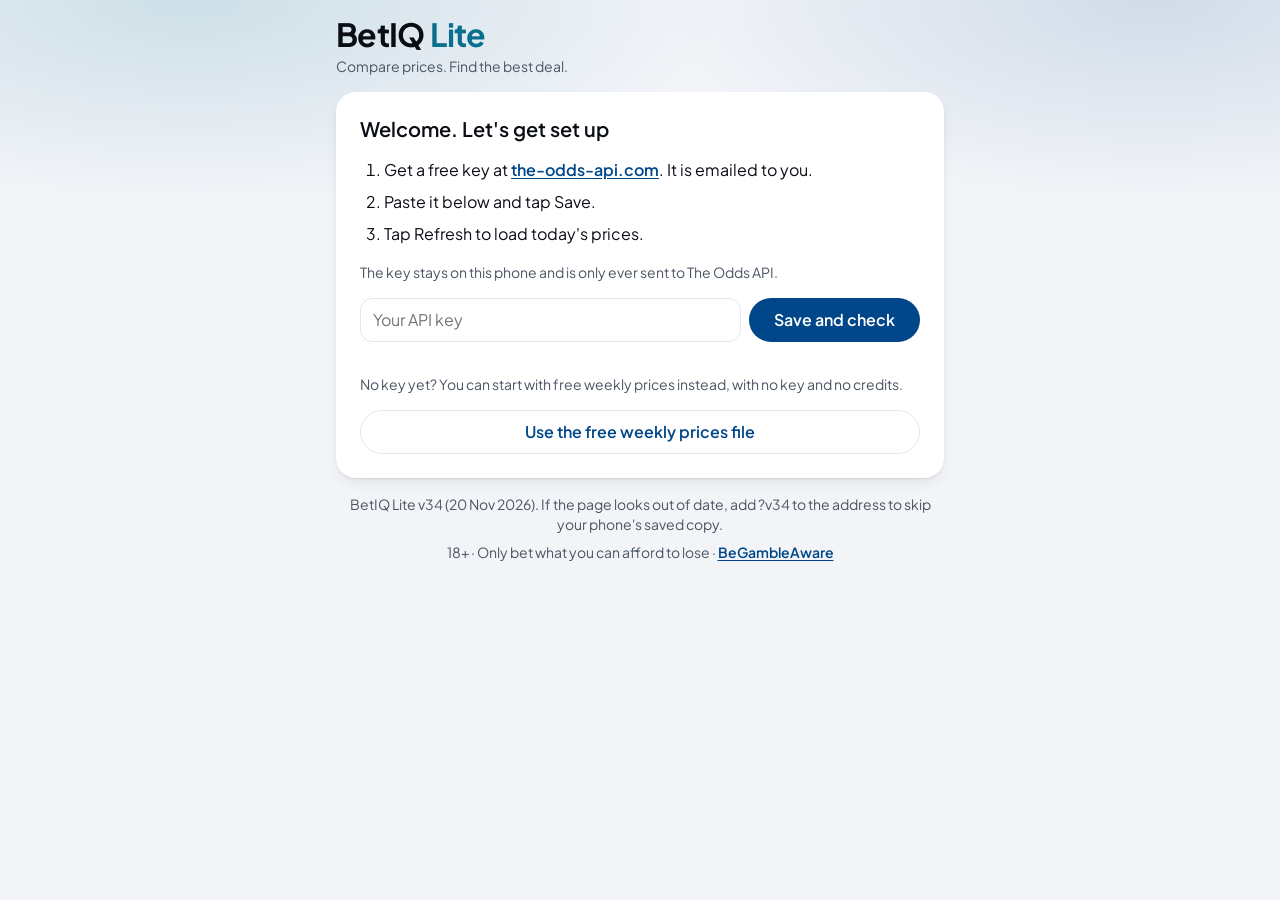
<file: index.html>
<!doctype html>
<html lang="en-GB" data-app="betiq-lite">
<head>
<meta charset="utf-8">
<meta name="viewport" content="width=device-width, initial-scale=1, viewport-fit=cover">
<meta name="theme-color" content="#f2f4f8" media="(prefers-color-scheme: light)">
<meta name="theme-color" content="#0a0d14" media="(prefers-color-scheme: dark)">
<meta name="color-scheme" content="light dark">
<meta name="apple-mobile-web-app-capable" content="yes">
<meta name="mobile-web-app-capable" content="yes">
<meta name="apple-mobile-web-app-title" content="BetIQ Lite">
<link rel="manifest" href="manifest.webmanifest">
<link rel="icon" href="icon.png">
<link rel="apple-touch-icon" href="icon.png">
<title>BetIQ Lite</title>
<link rel="stylesheet" href="belbo/belbo.css">
<style>
/* BetIQ Lite on the Belbo design kit (belbo/belbo.css): one narrow column, today's plan first, then every pick,
   then your bet log. Colours, type, spacing, radius and shadows come only from the kit's --b-* tokens.
   Verdicts and badges are status: status colours, always with an icon and a word. The accent is for the one
   call to action on a screen (the top bet's main button), icon tints and the current tab. */
:root {
  --x-accent-soft: color-mix(in srgb, var(--b-accent) 12%, var(--b-surface));
  --x-link-soft: color-mix(in srgb, var(--b-link) 14%, var(--b-surface));
  --x-status-h: 3.25rem; /* height of the floating status bar; the league bar sticks just below it */
}
* { box-sizing: border-box; }
body.b-page { padding-top: env(safe-area-inset-top, 0px); }
#content:focus { outline: none; }
.wrap { display: flex; flex-direction: column; gap: var(--b-s4); padding-bottom: calc(7rem + env(safe-area-inset-bottom, 0px)); }
#main, .tab, .bodyflow, .detail { display: flex; flex-direction: column; gap: var(--b-s4); }
.bodyflow, .detail { gap: var(--b-s3); }
button, select, input, textarea { font: inherit; color: inherit; }
button { cursor: pointer; }
[hidden] { display: none !important; }
.b-page a { font-weight: 600; }

/* ---------- Header and status line ---------- */
header { display: flex; align-items: flex-end; justify-content: space-between; gap: var(--b-s3); }
.brand { min-width: 0; }
h1 { font: var(--b-text-display); letter-spacing: -0.02em; margin: 0; }
h1 span { color: var(--b-accent-text); }
.brand .tag { margin: var(--b-s1) 0 0; font: var(--b-text-small); color: var(--b-muted); }
.credits { flex: none; white-space: nowrap; text-align: right; font: var(--b-text-small); color: var(--b-muted); }
.credits b { display: block; font: 800 1.25rem/1.625rem var(--b-font); color: var(--b-ink); font-variant-numeric: tabular-nums; letter-spacing: -0.03em; }
.credits b.low { color: var(--b-bad); }
.credits b.low::before { content: "! "; }
/* The status line floats as a frosted-glass bar (kit .b-glass on the element) below the phone's notch, so cards
   that scroll under it are blurred, not readable through it. It never wraps, so its height is fixed and the
   league bar can sit just below it. */
.status {
  position: sticky; top: calc(env(safe-area-inset-top, 0px) + var(--b-s2)); z-index: 10;
  display: flex; justify-content: space-between; align-items: center; gap: var(--b-s3); flex-wrap: nowrap;
  height: var(--x-status-h); padding: var(--b-s1) var(--b-s1) var(--b-s1) var(--b-s4);
  border-radius: var(--b-r-pill); box-shadow: var(--b-shadow);
  font: var(--b-text-small); color: var(--b-muted);
}
.status #updated { min-width: 0; overflow: hidden; text-overflow: ellipsis; white-space: nowrap; }
.status .btn.primary { flex: none; min-width: 150px; }
/* League chips stick below the status bar, also on glass. They scroll sideways inside their own box: the right
   edge fades and the row ends with padding, so a cut-off chip reads as "more this way". */
.leaguebar {
  position: sticky; top: calc(env(safe-area-inset-top, 0px) + var(--b-s2) + var(--x-status-h) + var(--b-s2)); z-index: 9;
  padding: var(--b-s1); border-radius: var(--b-r-pill); box-shadow: var(--b-shadow); overflow: hidden;
}
.leaguebar .chips.scroll {
  padding: 2px var(--b-s6) 2px 2px; scroll-padding-inline: var(--b-s2);
  -webkit-mask-image: linear-gradient(to right, var(--b-ink) calc(100% - 2rem), transparent);
  mask-image: linear-gradient(to right, var(--b-ink) calc(100% - 2rem), transparent);
}

/* ---------- Cards (the static ones also carry .b-card) ---------- */
.panel { display: flex; flex-direction: column; gap: var(--b-s4); }
.panel h2, h2.section { font: var(--b-text-heading); margin: 0; }
h2.section { margin-top: var(--b-s2); }
.panel h3 { margin: 0; font: var(--b-text-small); font-weight: 600; color: var(--b-muted); }
.panel p { margin: 0; color: var(--b-muted); font: var(--b-text-small); }
#plan { background: transparent; border: 0; padding: 0; box-shadow: none; }
#liveBox { box-shadow: 0 0 0 2px var(--b-link), var(--b-shadow); }
.row { display: flex; gap: var(--b-s2); flex-wrap: wrap; align-items: center; }
.steps { margin: 0; padding-left: var(--b-s5); display: flex; flex-direction: column; gap: var(--b-s2); }
.hint, .subnote { margin: 0; font: var(--b-text-small); color: var(--b-muted); }
.evid { margin: 0; padding-left: var(--b-s5); display: flex; flex-direction: column; gap: var(--b-s2); font: var(--b-text-small); }
.evid b { color: var(--b-ink); }
footer { font: var(--b-text-small); color: var(--b-muted); display: flex; flex-direction: column; gap: var(--b-s2); }
footer b { color: var(--b-ink); }

/* ---------- Fields (look of .b-field / .b-input) ---------- */
input[type="password"], input[type="text"], input[type="number"], input[type="email"], input[type="date"], select, textarea {
  min-width: 0; min-height: 44px; padding: var(--b-s2) var(--b-s3);
  background: var(--b-surface); color: var(--b-ink); border: 1px solid var(--b-line); border-radius: var(--b-r-row); font: var(--b-text-body);
}
input[type="password"], input[type="text"] { flex: 1 1 200px; }
input[type="number"] { flex: 0 0 96px; font-variant-numeric: tabular-nums; }
input:focus-visible, select:focus-visible, textarea:focus-visible { border-color: var(--b-link); }
input[type="checkbox"] { width: 20px; height: 20px; accent-color: var(--b-accent); flex: none; }
input[type="file"] { font: var(--b-text-small); max-width: 100%; }
textarea { width: 100%; }
.field { display: flex; flex-direction: column; gap: var(--b-s1); font: var(--b-text-small); font-weight: 600; color: var(--b-ink); }
.field input, .field select { flex: none; width: 100%; }
.check { display: flex; align-items: center; gap: var(--b-s3); min-height: 44px; font: var(--b-text-small); color: var(--b-ink); }
.check input[type="number"] { flex: 0 0 96px; }
.filters { display: flex; flex-wrap: wrap; gap: var(--b-s2) var(--b-s4); }
.filters label { display: flex; align-items: center; gap: var(--b-s2); font: var(--b-text-small); color: var(--b-muted); }
.calc { display: grid; grid-template-columns: 1fr 1fr; gap: var(--b-s2) var(--b-s3); }
.calc label, .mbgrid label { display: flex; flex-direction: column; gap: var(--b-s1); font: var(--b-text-small); color: var(--b-muted); min-width: 0; }
.calc input, .calc select, .mbgrid input, .mbgrid select { flex: none; width: 100%; }
.calc .wide { grid-column: 1 / -1; }
.mbgrid { display: grid; grid-template-columns: repeat(auto-fit, minmax(140px, 1fr)); gap: var(--b-s2); }
.logform { display: grid; gap: var(--b-s3); }
.logform label { display: grid; gap: var(--b-s1); font: var(--b-text-small); }
.leagues { display: flex; flex-direction: column; gap: var(--b-s3); max-height: 320px; overflow-y: auto; }
.leagues h3 { margin: 0 0 var(--b-s1); }
.leagues label { display: flex; align-items: center; gap: var(--b-s3); padding: var(--b-s1) 0; min-height: 44px; }

/* ---------- Buttons (look of .b-btn: quiet by default, .primary = Belbo blue) ---------- */
.btn {
  display: inline-flex; align-items: center; justify-content: center; gap: var(--b-s2); text-align: center;
  min-height: 44px; padding: var(--b-s2) var(--b-s5); border: 1px solid var(--b-line); border-radius: var(--b-r-pill);
  background: var(--b-surface); color: var(--b-link); font: 600 1rem/1.25 var(--b-font); text-decoration: none;
  transition: transform 0.12s ease, filter 0.12s ease;
}
.btn:active { transform: scale(0.98); }
.btn.primary { background: var(--b-blue-btn); color: var(--b-on-blue); border-color: transparent; }
.btn.primary:hover { filter: brightness(1.06); }
.btn.small { padding: var(--b-s2) var(--b-s4); font-size: 0.875rem; }
.btn.done { background: var(--b-ok-bg); color: var(--b-ok); border-color: transparent; }
.btn[disabled] { opacity: 0.55; cursor: not-allowed; }
.actions { display: flex; gap: var(--b-s2); flex-wrap: wrap; }
.actions .btn { flex: 1 1 110px; }
.actions .btn.go { flex: 2 1 160px; }
.linkbtn { width: 100%; }
.backbtn { align-self: flex-start; }
.accbtn { border: 0; border-top: 1px solid var(--b-line); background: transparent; text-align: left; padding: var(--b-s3) 2px; min-height: 48px; font-weight: 600; color: var(--b-link); }
.bacts a.accbtn { display: block; text-decoration: none; }

/* Segmented control and chips: the selected one is Belbo blue. */
.controls { display: flex; flex-direction: column; gap: var(--b-s3); }
.seg { display: grid; grid-template-columns: repeat(3, 1fr); gap: var(--b-s1); padding: var(--b-s1); border-radius: var(--b-r-pill); background: var(--b-surface); box-shadow: var(--b-shadow); }
.seg button { border: 0; background: transparent; border-radius: var(--b-r-pill); padding: var(--b-s2) var(--b-s1); min-height: 44px; font: 600 0.875rem/1.25rem var(--b-font); color: var(--b-muted); }
.seg button[aria-pressed="true"] { background: var(--b-blue-btn); color: var(--b-on-blue); }
.mksort { display: flex; flex-direction: column; gap: var(--b-s1); margin: var(--b-s2) 0; }
.mksort .seg { box-shadow: none; background: var(--b-surface-2); }
.chips { display: flex; flex-wrap: wrap; gap: var(--b-s2); }
.chip {
  display: inline-flex; align-items: center; gap: var(--b-s1); min-height: 44px; padding: var(--b-s2) var(--b-s4);
  border: 1px solid var(--b-line); border-radius: var(--b-r-pill); background: var(--b-surface); color: var(--b-ink); font: var(--b-text-small); font-weight: 600;
}
.chip[aria-pressed="true"] { background: var(--x-link-soft); border-color: var(--b-link); }
.chip[aria-pressed="true"]::before { content: "✓"; content: "✓" / ""; color: var(--b-link); }
.chips.scroll { flex-wrap: nowrap; overflow-x: auto; -webkit-overflow-scrolling: touch; scrollbar-width: none; padding: 2px; }
.chips.scroll::-webkit-scrollbar { display: none; }
.chips.scroll .chip { flex: none; white-space: nowrap; }

/* ---------- Messages and status (icon + word, status colours) ---------- */
.msg { position: relative; padding: var(--b-s3) var(--b-s3) var(--b-s3) calc(var(--b-s3) + 1.25rem); border-radius: var(--b-r-row); background: var(--b-warn-bg); color: var(--b-warn); font: var(--b-text-small); }
.msg::before { content: "!"; content: "!" / ""; position: absolute; left: var(--b-s3); top: var(--b-s3); font-weight: 800; }
.msg.info { padding-left: var(--b-s3); background: var(--b-surface-2); color: var(--b-ink); }
.msg.info::before { content: none; }
.lossbar { background: var(--b-bad-bg); color: var(--b-bad); border-radius: var(--b-r-row); padding: var(--b-s3); font: var(--b-text-small); }
.lossbar b { display: block; font-weight: 700; font-size: 1rem; margin-bottom: 2px; color: inherit; }
.lossbar b::before { content: "✕ "; content: "✕ " / ""; }
.pracbar { background: var(--b-warn-bg); color: var(--b-warn); border-radius: var(--b-r-row); padding: var(--b-s3); font: var(--b-text-small); display: flex; flex-wrap: wrap; gap: var(--b-s1) var(--b-s2); align-items: center; }
.pracbar b { color: inherit; }
.pill { display: inline-flex; align-items: center; gap: var(--b-s1); font: var(--b-text-badge); font-style: normal; background: var(--b-warn-bg); color: var(--b-warn); padding: 2px var(--b-s2); border-radius: var(--b-r-pill); vertical-align: middle; }
.pill::before { content: "!"; content: "!" / ""; }
.badge { display: inline-flex; align-items: center; gap: var(--b-s1); margin-left: var(--b-s2); padding: 2px var(--b-s2); border-radius: var(--b-r-pill); font: var(--b-text-badge); white-space: nowrap; vertical-align: middle; background: var(--b-surface-2); color: var(--b-ink); box-shadow: inset 0 0 0 1px var(--b-line); }
.badge.value { background: var(--b-ok-bg); color: var(--b-ok); box-shadow: none; }
.badge.value::before { content: "✓"; content: "✓" / ""; }
.badge.warn { background: var(--b-warn-bg); color: var(--b-warn); box-shadow: none; }
.badge.warn::before { content: "!"; content: "!" / ""; }
.pos { color: var(--b-ok); }
.neg { color: var(--b-bad); }
.verdict { display: flex; align-items: center; gap: var(--b-s3); flex-wrap: wrap; border-radius: var(--b-r-row); padding: var(--b-s2) var(--b-s3); font: var(--b-text-small); color: var(--b-ink); background: var(--b-surface-2); }
.verdict b { font: 800 1rem/1.25 var(--b-font); letter-spacing: 0.04em; color: var(--b-ink); }
.verdict.place { background: var(--b-ok-bg); } .verdict.place b { color: var(--b-ok); }
.verdict.consider, .verdict.check { background: var(--b-warn-bg); } .verdict.consider b, .verdict.check b { color: var(--b-warn); }
.verdict.wait { box-shadow: inset 0 0 0 1px var(--b-line); } .verdict.wait b { color: var(--b-link); }
.verdict.skip { background: var(--b-bad-bg); } .verdict.skip b { color: var(--b-bad); }
.detail .verdict { margin-top: -2px; }
.pcheck { background: var(--b-surface-2); border-radius: var(--b-r-row); padding: var(--b-s3); display: flex; flex-direction: column; gap: var(--b-s2); font: var(--b-text-small); }
.pcheck > b { font-weight: 600; font-size: 1rem; }
.pcrow { display: flex; align-items: center; gap: var(--b-s3); flex-wrap: wrap; }
.pcrow input { flex: 0 0 96px; }
.pcres { font-weight: 600; }
.pcres.good { color: var(--b-ok); }
.pcres.ok { color: var(--b-ink); }
.pcres.warn { color: var(--b-warn); }
.pcres.bad { color: var(--b-bad); }
.hwarn { display: block; margin-top: var(--b-s2); font: var(--b-text-small); color: var(--b-bad); }
.hresult { display: block; margin-top: var(--b-s2); font-weight: 600; }

/* ---------- Expanders ---------- */
details.learn { background: var(--b-surface); border-radius: var(--b-r-card); box-shadow: var(--b-shadow); }
.panel details.learn { background: var(--b-surface-2); border-radius: var(--b-r-row); box-shadow: none; }
details.learn > summary { list-style: none; cursor: pointer; display: flex; justify-content: space-between; align-items: center; gap: var(--b-s3); min-height: 48px; padding: var(--b-s3) var(--b-s4); font-weight: 600; }
details.learn > summary::-webkit-details-marker { display: none; }
details.learn > summary::after { content: "+"; font: 700 1.5rem/1 var(--b-font); color: var(--b-accent-text); flex: none; }
details.learn[open] > summary::after { content: "\2212"; }
details.learn .body { padding: 0 var(--b-s4) var(--b-s4); display: flex; flex-direction: column; gap: var(--b-s2); font: var(--b-text-small); color: var(--b-muted); }
details.learn .body b { color: var(--b-ink); }
details.learn .body p, #toolsBox .learn .body > p { margin: 0; }
.learn .body h3 { margin: var(--b-s2) 0 0; font: var(--b-text-small); font-weight: 600; color: var(--b-muted); }
#filterSum { font: var(--b-text-small); font-weight: 600; color: var(--b-muted); }
.plancard { box-shadow: 0 0 0 2px var(--b-accent), var(--b-shadow); }
.plancard .body b { font-weight: 700; font-size: 1rem; color: var(--b-ink); }
.plancard .body p { color: var(--b-ink); font: var(--b-text-body); }
.planlist { margin: var(--b-s2) 0 0; padding-left: var(--b-s5); font: var(--b-text-small); color: var(--b-muted); display: flex; flex-direction: column; gap: 2px; }
.planlist li.done { color: var(--b-ok); }
.planlist li.now { color: var(--b-ink); font-weight: 600; }
.mbtype > summary, .mbedit > summary { cursor: pointer; font: var(--b-text-small); color: var(--b-muted); padding: var(--b-s3) 0; }
.mbtype .mbgrid, .mbedit .mbgrid { margin: var(--b-s2) 0; }

/* ---------- Today: to-do, week, tiles, plan, scenarios ---------- */
.reco, .plain { background: var(--b-surface-2); border-radius: var(--b-r-row); padding: var(--b-s3) var(--b-s4); color: var(--b-ink); }
.reco b { display: block; font: var(--b-text-heading); margin-bottom: 2px; }
.plain b { display: block; font-weight: 600; margin-bottom: 2px; }
#plan > .reco, #plan > .plain { background: var(--b-surface); box-shadow: var(--b-shadow); border-radius: var(--b-r-card); }
.todo { display: flex; align-items: center; justify-content: space-between; gap: var(--b-s3); padding: var(--b-s3) 0; border-top: 1px solid var(--b-line); }
.todo:first-child { border-top: 0; }
.todotxt { display: flex; flex-direction: column; gap: 2px; min-width: 0; }
.todotxt span { font: var(--b-text-small); color: var(--b-muted); }
.todo .btn { flex: none; }
.week { display: flex; flex-direction: column; gap: var(--b-s2); }
.wtxt { font: var(--b-text-small); font-weight: 600; color: var(--b-ink); }
.bar { height: 8px; background: var(--b-line); border-radius: var(--b-r-pill); overflow: hidden; }
.bar i { display: block; height: 100%; background: var(--b-accent); }
.tiles { display: grid; grid-template-columns: repeat(3, 1fr); gap: var(--b-s2); }
.tile { text-align: left; background: var(--b-surface); color: var(--b-ink); border: 0; border-radius: var(--b-r-card); box-shadow: var(--b-shadow); padding: var(--b-s3); display: flex; flex-direction: column; gap: var(--b-s1); min-width: 0; }
.tile span, .tile small { font: var(--b-text-small); color: var(--b-muted); }
.tile b { font: 800 1.25rem/1.625rem var(--b-font); font-variant-numeric: tabular-nums; letter-spacing: -0.03em; }
.tile .bar { margin-top: auto; }
.tile.wide { grid-column: 1 / -1; }
.tile.nudge { background: var(--x-accent-soft); box-shadow: inset 0 0 0 1px var(--b-accent), var(--b-shadow); }
.tile.nudge b { font: 700 1rem/1.5rem var(--b-font); letter-spacing: 0; }
.tile.nudge small { color: var(--b-ink); }
.scens { display: flex; flex-direction: column; gap: var(--b-s3); }
.scen { background: var(--b-surface-2); border-radius: var(--b-r-row); padding: var(--b-s3); display: flex; flex-direction: column; gap: var(--b-s2); }
.scen.best { box-shadow: inset 0 0 0 2px var(--b-accent); }
.scen h3 { font: var(--b-text-heading); color: var(--b-ink); margin: 0; display: flex; justify-content: space-between; gap: var(--b-s2); align-items: baseline; flex-wrap: wrap; }
.scen h3 small { font: var(--b-text-small); font-weight: 600; color: var(--b-muted); }
.scen p { margin: 0; font: var(--b-text-small); color: var(--b-muted); }
.scen .legs { font: var(--b-text-small); margin: 0; padding-left: var(--b-s5); display: flex; flex-direction: column; gap: 2px; }
.scen .legs span { color: var(--b-muted); }

/* ---------- Bet cards (the level board) ---------- */
.list { display: flex; flex-direction: column; gap: var(--b-s3); padding: 0; margin: 0; list-style: none; }
.board { display: flex; flex-direction: column; gap: var(--b-s3); }
.brow { background: var(--b-surface); border-radius: var(--b-r-card); box-shadow: var(--b-shadow); overflow: hidden; }
.brow.gold { box-shadow: 0 0 0 2px var(--b-accent), var(--b-shadow); }
.bmain { display: block; width: 100%; text-align: left; background: none; border: 0; padding: var(--b-s3); color: inherit; }
.card .bmain { padding: var(--b-s4) var(--b-s4) var(--b-s2); display: flex; flex-direction: column; gap: var(--b-s3); }
.btop { display: flex; gap: var(--b-s3); align-items: flex-start; }
.bbadge { width: 32px; height: 32px; border-radius: 50%; display: grid; place-items: center; font: 700 0.875rem/1 var(--b-font); background: var(--b-accent); color: var(--b-on-accent); flex: none; }
.btxt { flex: 1; min-width: 0; display: flex; flex-direction: column; gap: 2px; }
.bn1 { font: var(--b-text-heading); overflow-wrap: anywhere; }
.bsub { font: var(--b-text-small); color: var(--b-muted); }
.bprofit { text-align: right; flex: none; display: flex; flex-direction: column; }
.bprofit b { font: 800 1.25rem/1.625rem var(--b-font); color: var(--b-accent-text); font-variant-numeric: tabular-nums; }
.bprofit small { font: var(--b-text-small); color: var(--b-muted); }
.ctop { display: flex; justify-content: space-between; align-items: center; gap: var(--b-s2); flex-wrap: wrap; }
.clg { font: var(--b-text-small); font-weight: 600; color: var(--b-muted); }
.cpills { display: flex; gap: var(--b-s2); align-items: center; flex-wrap: wrap; }
.cpills .badge { margin-left: 0; }
.pillev { font: var(--b-text-badge); font-variant-numeric: tabular-nums; padding: 2px var(--b-s2); border-radius: var(--b-r-pill); box-shadow: inset 0 0 0 1px var(--b-line); color: var(--b-muted); }
.pillev.pos { color: var(--b-ok); background: var(--b-ok-bg); box-shadow: none; }
.cmatch { font: var(--b-text-heading); overflow-wrap: anywhere; }
.cwhen { font: var(--b-text-small); font-variant-numeric: tabular-nums; color: var(--b-muted); margin-top: calc(-1 * var(--b-s2)); }
.cwhen .old { color: var(--b-bad); }
.cgrid, .cpay { display: grid; gap: var(--b-s2); background: var(--b-surface-2); border-radius: var(--b-r-row); padding: var(--b-s3); }
.cgrid { grid-template-columns: 1.2fr 1fr 1fr; text-align: center; }
.cpay { grid-template-columns: 1fr 1fr; }
.cc { display: flex; flex-direction: column; gap: 2px; min-width: 0; }
.cc.right { text-align: right; }
.cl { font: var(--b-text-small); color: var(--b-muted); }
/* These labels were upper case before the kit, and the page's visible text (which tests read) keeps them so. */
.cl, .calc label, .howto > b, .mbstage, .learn .body h3 { text-transform: uppercase; letter-spacing: 0.04em; }
.cc b { font: 700 1rem/1.5rem var(--b-font); overflow-wrap: anywhere; font-variant-numeric: tabular-nums; }
.cc b.pick { color: var(--b-accent-text); }
.cc b.pos, .cc small.pos { color: var(--b-ok); }
.cc small { font: var(--b-text-small); font-variant-numeric: tabular-nums; color: var(--b-muted); overflow-wrap: anywhere; }
.sbox { display: flex; flex-direction: column; gap: var(--b-s2); background: var(--b-surface-2); border-radius: var(--b-r-row); padding: var(--b-s3); }
.sbar { display: flex; flex-direction: column; gap: var(--b-s1); }
.sbt { display: flex; justify-content: space-between; font: var(--b-text-small); font-weight: 600; }
.sbt b { font-variant-numeric: tabular-nums; }
.sbar.b1 .sbt { color: var(--b-link); } .sbar.b1 .meter i { background: var(--b-link); }
.sbar.b2 .sbt { color: var(--b-ink); } .sbar.b2 .meter i { background: var(--b-muted); }
.sbar.b3 .sbt { color: var(--b-accent-text); } .sbar.b3 .meter i { background: var(--b-accent); }
.cmore { font: var(--b-text-small); color: var(--b-muted); text-align: center; }
.cgist { display: block; font: var(--b-text-small); color: var(--b-muted); margin-top: var(--b-s2); text-align: left; }
.trio { display: grid; grid-template-columns: repeat(3, 1fr); gap: var(--b-s3); margin-top: var(--b-s3); }
.bmain .trio { text-align: left; margin-bottom: var(--b-s3); }
.t3 { display: flex; flex-direction: column; gap: 2px; --c: var(--b-line); }
.t3.good { --c: var(--b-ok); } .t3.mid { --c: var(--b-warn); } .t3.info { --c: var(--b-link); } .t3.warn { --c: var(--b-bad); }
.t3l { font: var(--b-text-small); color: var(--b-muted); }
.t3 b { font: 700 1rem/1.5rem var(--b-font); font-variant-numeric: tabular-nums; }
.meter { display: block; height: 8px; border-radius: var(--b-r-pill); background: var(--b-line); overflow: hidden; }
.meter i { display: block; height: 100%; background: var(--c); border-radius: var(--b-r-pill); }
.howto { display: block; text-align: left; background: var(--b-surface-2); border-radius: var(--b-r-row); padding: var(--b-s3); margin-top: var(--b-s3); }
.howto > b { display: block; font-weight: 600; margin-bottom: var(--b-s2); }
.hstep { display: flex; gap: var(--b-s3); align-items: flex-start; padding: var(--b-s1) 0; }
.hstep i { flex: none; width: 24px; height: 24px; border-radius: 50%; background: var(--b-accent); color: var(--b-on-accent); font: 700 0.875rem/24px var(--b-font); font-style: normal; text-align: center; }
.bacts { padding: 0 var(--b-s3) var(--b-s2); display: flex; flex-direction: column; gap: var(--b-s1); }
.card .bacts { padding: var(--b-s1) var(--b-s4) var(--b-s4); }
.card .actions { display: grid; grid-template-columns: 1fr 1fr; gap: var(--b-s2); }
.card .actions .btn { flex: none; min-height: 48px; }
.card .actions .go { grid-column: 1 / -1; grid-row: 1; }
/* The one accent button on a screen: the main action on the top bet. */
.card.gold .actions .go { background: var(--b-accent); color: var(--b-on-accent); border-color: transparent; }
.why { margin: var(--b-s1) 0; padding-left: var(--b-s5); font: var(--b-text-small); display: flex; flex-direction: column; gap: 2px; }
.why li.pos { color: var(--b-ok); } .why li.neg { color: var(--b-bad); }
.lgsec { list-style: none; }
.lgsec > .subnote { margin: -2px 2px var(--b-s2); }
.lghead { display: flex; justify-content: space-between; align-items: baseline; font: var(--b-text-heading); padding: var(--b-s1) 2px var(--b-s2); margin: var(--b-s3) 0 var(--b-s2); border-bottom: 2px solid var(--b-accent); }
.lghead span { font: var(--b-text-small); color: var(--b-muted); }
.legend, .legendli { font: var(--b-text-small); color: var(--b-muted); list-style: none; margin: 0; }
.trio + .legend { margin-top: var(--b-s1); }
.balsum { list-style: none; background: var(--b-surface); border-radius: var(--b-r-card); box-shadow: var(--b-shadow); padding: var(--b-s3); display: flex; flex-direction: column; gap: var(--b-s2); margin-bottom: var(--b-s1); }
.empty { text-align: center; padding: var(--b-s6) var(--b-s3); color: var(--b-muted); }
.empty b { display: block; font: var(--b-text-heading); color: var(--b-ink); margin-bottom: var(--b-s2); }
.slip { grid-column: 1 / -1; margin-top: var(--b-s2); padding: var(--b-s2) var(--b-s3); background: var(--b-surface-2); border-radius: var(--b-r-row); font: var(--b-text-small); color: var(--b-ink); }
.slip b { font-weight: 700; font-size: 1rem; }
.cline { display: block; font-weight: 700; margin: var(--b-s2) 0 2px; }
/* Simple view: the steps say everything a beginner needs, so the analyst's numbers stay in the details sheet */
body.simple .bmain .cgrid, body.simple .bmain .sbox, body.simple .bmain .pillev { display: none; }
/* ...and so do the stake box, Copy bet and the calendar and live-watch links: the card keeps the verdict, the steps, the summary and two buttons */
body.simple .bmain .cpay, body.simple .brow .actions .copy, body.simple .brow .bacts > .accbtn { display: none; }
body.simple .brow .actions .btn:not(.go):not(.copy) { grid-column: 1 / -1; }
body.simple .adv { display: none !important; }

/* ---------- Simple view (the default): one thing to do, an icon and a few words; the numbers stay one tap away ---------- */
svg.ico { width: 24px; height: 24px; fill: none; stroke: currentColor; stroke-width: 2; stroke-linecap: round; stroke-linejoin: round; flex: none; }
#nowBox { display: flex; flex-direction: column; gap: var(--b-s3); }
body:not(.simple) #nowBox, #nowBox:empty { display: none; }
body.simple #todoBox, body.simple #tiles, body.simple #plan > h2, body.simple #plan > .subnote, body.simple #plan > .reco,
body.simple #plan > .plancard, body.simple #plan > .nudge, body.simple #plan > .msg, body.simple #plan > .pracbar,
body.simple #plan > .board.closest, body.simple.nokey #credits, body.simple.nokey #refreshBtn { display: none; }
.nowhead { display: flex; align-items: center; gap: var(--b-s3); }
.nowic { width: 48px; height: 48px; border-radius: 50%; background: var(--x-accent-soft); color: var(--b-accent-text); display: grid; place-items: center; flex: none; }
.nowic svg.ico { width: 26px; height: 26px; }
.nowt { display: flex; flex-direction: column; gap: 2px; min-width: 0; }
.nowt b { font: 800 1.25rem/1.3 var(--b-font); color: var(--b-ink); }
.nowt span { font: var(--b-text-small); color: var(--b-muted); }
.nowchip { align-self: flex-start; display: inline-flex; align-items: center; gap: var(--b-s2); background: var(--b-surface-2); border-radius: var(--b-r-pill); padding: var(--b-s2) var(--b-s3); font: var(--b-text-small); font-weight: 600; }
.nowchip svg.ico { width: 18px; height: 18px; color: var(--b-accent-text); }
.nowrow { display: flex; align-items: center; gap: var(--b-s3); padding: var(--b-s2) var(--b-s3); border-radius: var(--b-r-row); background: var(--b-surface-2); min-height: 52px; }
.nowrow.warn { background: var(--b-warn-bg); color: var(--b-warn); }
.nowrow > b { flex: 1; min-width: 0; font-weight: 600; }
.nowrow > b small { display: block; font: var(--b-text-small); color: var(--b-muted); font-weight: 400; }
.nowrow .btn { flex: none; }
.nowweek { display: flex; flex-direction: column; gap: var(--b-s2); }
.nowweek > span { display: flex; justify-content: space-between; font: var(--b-text-small); }
.nowweek > span b { font-weight: 600; }
.nowweek > span em { font-style: normal; color: var(--b-muted); }
.sbet { display: none; }
body.simple .bmain > .sbet { display: flex; flex-direction: column; gap: var(--b-s3); }
body.simple .bmain > .ctop, body.simple .bmain > .verdict, body.simple .bmain > .howto, body.simple .bmain > .cline,
body.simple .bmain > .cgist, body.simple .bmain > .trio, body.simple .bmain > .cwhen, body.simple .bmain > .cmatch { display: none; }
.shead { display: flex; justify-content: space-between; align-items: center; gap: var(--b-s2); }
.sverd { display: inline-flex; align-items: center; gap: 6px; border-radius: var(--b-r-pill); padding: 6px var(--b-s3) 6px var(--b-s2); font: 700 1rem/1.25 var(--b-font); background: var(--b-surface-2); color: var(--b-ink); }
.sverd svg.ico { width: 20px; height: 20px; stroke-width: 2.4; }
.sverd.place { background: var(--b-ok-bg); color: var(--b-ok); }
.sverd.consider, .sverd.check { background: var(--b-warn-bg); color: var(--b-warn); }
.sverd.wait { color: var(--b-link); }
.sverd.skip { background: var(--b-bad-bg); color: var(--b-bad); }
.swhen, .smatch { font: var(--b-text-small); color: var(--b-muted); }
.smatch { margin-bottom: calc(-1 * var(--b-s2)); }
.spick { font: 800 1.75rem/1.15 var(--b-font); color: var(--b-ink); overflow-wrap: anywhere; letter-spacing: -0.01em; }
.sfacts { display: grid; grid-template-columns: repeat(3, minmax(0, 1fr)); gap: var(--b-s2); }
.sfact { background: var(--b-surface-2); border-radius: var(--b-r-row); padding: var(--b-s3) var(--b-s2); display: flex; flex-direction: column; gap: 2px; min-width: 0; }
.sfact svg.ico { color: var(--b-accent-text); margin-bottom: var(--b-s1); }
.sfact span { font: var(--b-text-small); color: var(--b-muted); }
.sfact b { font: 700 1rem/1.5rem var(--b-font); font-variant-numeric: tabular-nums; overflow-wrap: anywhere; }
.snote { display: flex; gap: var(--b-s2); align-items: flex-start; font: var(--b-text-small); color: var(--b-ink); }
.snote svg.ico { width: 18px; height: 18px; color: var(--b-muted); margin-top: 1px; }
body.simple .cmore { display: inline-flex; align-items: center; justify-content: center; gap: var(--b-s2); font-weight: 600; color: var(--b-link); min-height: 32px; }
body.simple .cmore svg.ico { width: 20px; height: 20px; }
body:not(.simple) .simplefoot, body.simple .advfoot { display: none; }
/* The details sheet in Simple view: the plain "why", the steps, the price check and the buttons; the rest behind "Show all the numbers" */
body.simple .detail.simplewhy:not(.showall) > :not(.swhy):not(.howto):not(.pcheck):not(.pickactions):not(.allnums) { display: none; }
.swhy { display: flex; flex-direction: column; gap: var(--b-s4); }
.swhy h3 { margin: calc(-1 * var(--b-s3)) 0 0; font: 800 1.5rem/1.25 var(--b-font); color: var(--b-ink); }
.swhysub { font: var(--b-text-small); color: var(--b-muted); }
.sreason { display: flex; gap: var(--b-s3); align-items: flex-start; }
.sreason > div { display: flex; flex-direction: column; gap: 2px; min-width: 0; }
.sreason b { font-weight: 700; }
.sreason > div > span { font: var(--b-text-small); color: var(--b-muted); }
.sric { width: 40px; height: 40px; border-radius: var(--b-r-row); display: grid; place-items: center; flex: none; background: var(--x-accent-soft); color: var(--b-accent-text); }
.sric.good { background: var(--b-ok-bg); color: var(--b-ok); }
.sric.warn { background: var(--b-warn-bg); color: var(--b-warn); }
.sric.bad { background: var(--b-bad-bg); color: var(--b-bad); }
.swarn { display: flex; gap: var(--b-s2); align-items: flex-start; background: var(--b-warn-bg); color: var(--b-warn); border-radius: var(--b-r-row); padding: var(--b-s3); font: var(--b-text-small); }
.swarn b { color: inherit; }
.swarn svg.ico { width: 20px; height: 20px; }
.allnums { align-self: center; }
/* First-time setup card at the top of Today */
.setupcard { display: flex; flex-direction: column; gap: var(--b-s3); background: var(--x-accent-soft); border-radius: var(--b-r-row); padding: var(--b-s4); }
.sutop { display: flex; justify-content: space-between; align-items: center; font: var(--b-text-small); color: var(--b-muted); }
.sudots { display: flex; gap: 6px; }
.sudots i { width: 24px; height: 6px; border-radius: var(--b-r-pill); background: var(--b-line); }
.sudots i.done, .sudots i.now { background: var(--b-accent); }
.setupcard .nowic { background: var(--b-surface); }
.setupcard h3 { margin: 0; font: 800 1.375rem/1.25 var(--b-font); color: var(--b-ink); }
.setupcard p { margin: 0; font: var(--b-text-small); color: var(--b-muted); }
.suopts { display: grid; grid-template-columns: repeat(2, minmax(0, 1fr)); gap: var(--b-s2); }
.suopt, .suother { min-height: 56px; border-radius: var(--b-r-row); border: 2px solid var(--b-line); background: var(--b-surface); color: var(--b-ink); font: 700 1.125rem/1.25 var(--b-font); padding: var(--b-s2); }
.suopts.books .suopt { font: 600 1rem/1.25 var(--b-font); }
.suopt[aria-pressed="true"] { border-color: var(--b-accent); color: var(--b-accent-text); }
.suother { display: flex; align-items: center; gap: var(--b-s1); }
.suother input { flex: 1; min-width: 0; border: 0; background: none; font: inherit; color: inherit; padding: 0; }
.suacts { display: flex; flex-direction: column; gap: var(--b-s1); }
/* My bets in Simple view: the week's result in big type, an icon on every bet; the scorecard and track record behind one button */
.bsum, .bstat { display: none; }
body.simple .bsum { display: flex; flex-direction: column; gap: 2px; }
.bsum > span, .bsum small { font: var(--b-text-small); color: var(--b-muted); }
.bsum b { font: var(--b-text-figure); font-variant-numeric: tabular-nums; color: var(--b-ink); }
.bsum b.pos { color: var(--b-ok); } .bsum b.neg { color: var(--b-bad); }
.scoretoggle { align-self: flex-start; display: inline-flex; align-items: center; gap: var(--b-s2); }
body.simple #tab-bets .hint, body.simple #betsBox > h2, body.simple #betsBody > .stats, body.simple #betsBody > .subnote,
body.simple #betsBody > .typerow, body.simple #betsBody > .chart, body.simple .bet .subclv, body.simple .bet .betedit,
body.simple #tab-bets:not(.showscore) #scoreBox, body.simple #tab-bets:not(.showscore) #recordBox { display: none; }
body.simple #tab-bets.showscore #betsBody > .stats { display: grid; } body.simple #tab-bets.showscore #betsBody > .chart { display: block; }
body.simple .bet { display: grid; grid-template-columns: 40px 1fr; column-gap: var(--b-s3); row-gap: var(--b-s1); align-items: start; }
body.simple .bet > :not(.bstat) { grid-column: 2; }
body.simple .bstat { display: grid; place-items: center; width: 36px; height: 36px; border-radius: 50%; grid-row: 1 / span 3; background: var(--b-surface-2); color: var(--b-muted); }
.bstat svg.ico { width: 20px; height: 20px; stroke-width: 2.4; }
body.simple .bstat.won { background: var(--b-ok-bg); color: var(--b-ok); }
body.simple .bstat.lost { background: var(--b-bad-bg); color: var(--b-bad); }
body.simple .bstat.open { background: var(--b-warn-bg); color: var(--b-warn); }
body.simple #tab-bets:not(.showscore) #exportBtn { display: none; }
body.simple .bet > .btn.small, body.simple .bet .actions .btn.small { background: none; border: 0; box-shadow: none; color: var(--b-link); min-height: 36px; padding: 0 var(--b-s2) 0 0; justify-self: start; font-weight: 600; }
body.simple .bet .actions { display: flex; flex-wrap: wrap; gap: var(--b-s3); }
body.simple .bet .nm { font-weight: 700; font-size: 1rem; line-height: 1.5rem; }
/* Three tabs in Simple view: All bets and Offers move to the top of More */
body.simple #tabbar [data-tab="all"], body.simple #tabbar [data-tab="offers"], body:not(.simple) .morenav, body:not(.simple) .backmore { display: none; }
body.simple .tabbar { grid-template-columns: repeat(3, 1fr); }
.morenav { display: flex; flex-direction: column; background: var(--b-surface); border-radius: var(--b-r-card); box-shadow: var(--b-shadow); padding: var(--b-s1) var(--b-s4); }
.morenav button { display: flex; align-items: center; gap: var(--b-s3); background: none; border: 0; border-top: 1px solid var(--b-line); padding: var(--b-s3) 0; min-height: 64px; text-align: left; color: var(--b-ink); }
.morenav button:first-child { border-top: 0; }
.morenav button > svg.ico:first-child { color: var(--b-accent-text); }
.morenav span { flex: 1; display: flex; flex-direction: column; }
.morenav b { font-weight: 700; }
.morenav small { font: var(--b-text-small); color: var(--b-muted); }
.morenav .chev { color: var(--b-muted); }
.backmore { align-self: flex-start; display: inline-flex; align-items: center; gap: var(--b-s1); }
/* More and All bets in Simple view: the settings and tools stay, the paragraphs explaining them go (Advanced view keeps them) */
body.simple #tab-more > .hint, body.simple #settings > p, body.simple #settings > .subnote, body.simple #creditBox > p,
body.simple #evidenceBox > p:first-of-type, body.simple #evidenceBox > .evid, body.simple #toolsBox > p, body.simple #tourBox > p,
body.simple #acctBox > p, body.simple.nokey #creditBox, body.simple.onserver #freeBox, body.simple #tab-all > .hint, body.simple #modeHint { display: none; }
body.simple footer { text-align: center; }

/* Picks in the details sheet */
.ptile { text-align: left; background: var(--b-surface); color: var(--b-ink); border: 0; border-radius: var(--b-r-card); box-shadow: var(--b-shadow); min-width: 0; display: grid; grid-template-columns: auto 1fr auto; column-gap: var(--b-s3); row-gap: 2px; align-items: center; padding: var(--b-s3); }
.ptile.isvalue { box-shadow: inset 4px 0 0 var(--b-ok), var(--b-shadow); }
.ptile .ring { grid-row: 1 / span 2; }
.ptile .pn { font-weight: 700; grid-column: 2; overflow-wrap: anywhere; }
.ptile .pm { grid-column: 2; font: var(--b-text-small); color: var(--b-muted); }
.ptile .ps { grid-column: 3; grid-row: 1 / span 2; margin: 0; text-align: right; font: var(--b-text-small); color: var(--b-muted); }
.ptile .ps b { display: block; font-weight: 700; font-size: 1rem; color: var(--b-ink); }
.ring { --p: 50; --s: 54px; width: var(--s); height: var(--s); border-radius: 50%; background: conic-gradient(var(--b-accent) calc(var(--p) * 1%), var(--b-line) 0); display: grid; place-items: center; position: relative; flex: none; }
.ring::before { content: ""; position: absolute; inset: 6px; border-radius: 50%; background: var(--b-surface); }
.ring b { position: relative; font: 700 1rem/1 var(--b-font); font-variant-numeric: tabular-nums; }
.ring.sm { --s: 44px; } .ring.sm::before { inset: 5px; } .ring.sm b { font-size: 0.875rem; }
.dhead { display: flex; gap: var(--b-s3); align-items: center; }
.dname { font: var(--b-text-heading); font-weight: 700; overflow-wrap: anywhere; }
.dsub { font: var(--b-text-small); color: var(--b-muted); }
.stats { display: grid; grid-template-columns: repeat(auto-fit, minmax(104px, 1fr)); gap: var(--b-s2); }
.stat { background: var(--b-surface-2); border-radius: var(--b-r-row); padding: var(--b-s2) var(--b-s3); min-width: 0; }
.stat span, .stat small { display: block; font: var(--b-text-small); color: var(--b-muted); }
.stat b { font: 700 1.25rem/1.625rem var(--b-font); font-variant-numeric: tabular-nums; overflow-wrap: anywhere; }
.timing { padding: var(--b-s2) var(--b-s3); border-radius: var(--b-r-row); background: var(--b-surface-2); font: var(--b-text-small); color: var(--b-muted); }
.timing b { color: var(--b-ink); display: block; font-weight: 600; font-size: 1rem; }
.timing p { margin: 2px 0 0; }
.timing a.accbtn { display: block; border-top: 0; padding-top: var(--b-s2); }
.books table { width: 100%; border-collapse: collapse; font: var(--b-text-small); font-variant-numeric: tabular-nums; }
.books td { padding: var(--b-s2) 0; border-top: 1px solid var(--b-line); }
.books td:last-child { text-align: right; font-weight: 600; }
.books tr.best td { color: var(--b-accent-text); font-weight: 600; }
.books tr.off td { color: var(--b-muted); font-weight: 400; }
.books .note, .mk .note { font: var(--b-text-small); color: var(--b-muted); margin: var(--b-s2) 0 0; }
.mk { display: flex; flex-direction: column; gap: var(--b-s2); }
.mk > b { font-weight: 600; }
.mkrow { display: flex; justify-content: space-between; gap: var(--b-s3); align-items: center; min-height: 48px; background: var(--b-surface-2); border-radius: var(--b-r-row); padding: var(--b-s2) var(--b-s3); cursor: pointer; }
.mkrow:active { background: var(--x-link-soft); }
.mkrow::after { content: "\203A"; font: 700 1.5rem/1 var(--b-font); color: var(--b-muted); margin-left: var(--b-s2); flex: none; }
.mkl { min-width: 0; }
.mkname { font-weight: 600; overflow-wrap: anywhere; }
.mkl small { display: block; font: var(--b-text-small); color: var(--b-muted); }
.mk .mkl small + small { margin-top: 2px; }
.mkr { text-align: right; flex: none; }
.mkr b { display: block; font: 800 1.25rem/1.625rem var(--b-font); color: var(--b-accent-text); font-variant-numeric: tabular-nums; }
.mkr span { font: var(--b-text-small); color: var(--b-muted); }
.mrow { align-items: flex-start; margin-bottom: var(--b-s2); }
.mrow .mkl { flex: 1 1 auto; }
.mrow .trio { margin-top: var(--b-s2); }
.lrow { cursor: default; } .lrow::after { content: none; }
/* Charts: drawn in SVG; colours come from the kit here (CSS wins over the SVG's own attributes). */
.chart { width: 100%; height: auto; background: var(--b-surface-2); border-radius: var(--b-r-row); color: var(--b-muted); }
.plain .chart { margin: var(--b-s2) 0; background: var(--b-surface); }
.chart text { fill: var(--b-muted); font: 600 11px var(--b-font); }
.chart line { stroke: var(--b-muted); }
.chart polyline { stroke: var(--b-accent-text); }
.chart polyline.up { stroke: var(--b-ok); }
.chart polyline.down { stroke: var(--b-bad); }
.chart circle { fill: var(--b-accent-text); }

/* ---------- My bets, offers, accounts ---------- */
.bet { border-top: 1px solid var(--b-line); padding-top: var(--b-s3); display: flex; flex-direction: column; gap: var(--b-s2); }
.bet:first-child { border-top: 0; padding-top: 0; }
.bet .nm { font: var(--b-text-heading); overflow-wrap: anywhere; }
.bet .sub { font: var(--b-text-small); color: var(--b-muted); }
.bet .res { font-weight: 700; }
.bet label { font: var(--b-text-small); color: var(--b-muted); display: flex; align-items: center; gap: var(--b-s2); }
.typerow { display: flex; justify-content: space-between; gap: var(--b-s3); font: var(--b-text-small); border-top: 1px solid var(--b-line); padding-top: var(--b-s2); }
.mboffer { background: var(--b-surface-2); border-radius: var(--b-r-row); padding: var(--b-s3); display: flex; flex-direction: column; gap: var(--b-s2); margin-bottom: var(--b-s2); }
.mboffer.done { background: transparent; box-shadow: inset 0 0 0 1px var(--b-line); }
.mbmatch { border-top: 1px solid var(--b-line); padding: var(--b-s3) 0; display: flex; gap: var(--b-s3); align-items: center; justify-content: space-between; }
.mbmatch:first-child { border-top: 0; }
.mbmatch div { min-width: 0; font: var(--b-text-small); }
.accaleg { align-items: end; margin-bottom: var(--b-s2); }
.mbstage { font-weight: 600; color: var(--b-accent-text); }
.mbguide { display: flex; flex-direction: column; gap: var(--b-s2); }
.mbguide .howto { margin-top: 0; }
.acct { background: var(--b-surface-2); border-radius: var(--b-r-row); padding: var(--b-s3); display: flex; flex-direction: column; gap: var(--b-s2); }
.acct.off { background: transparent; box-shadow: inset 0 0 0 1px var(--b-line); }
.atop { display: flex; justify-content: space-between; align-items: center; gap: var(--b-s2); }
.atop b { font-weight: 700; }
.atop select { flex: none; }
.acct .row .field { flex: 1 1 120px; }

/* ---------- Bottom bar and sheets ---------- */
.tabbar {
  position: fixed; left: var(--b-s3); right: var(--b-s3); bottom: calc(var(--b-s3) + env(safe-area-inset-bottom, 0px)); z-index: 20;
  max-width: 39rem; margin-inline: auto; display: grid; grid-template-columns: repeat(5, 1fr); gap: var(--b-s1);
  padding: var(--b-s1); border-radius: var(--b-r-card); box-shadow: var(--b-shadow);
}
.tabbar button { border: 0; background: transparent; border-radius: var(--b-r-row); padding: var(--b-s2) 2px var(--b-s1); min-height: 56px; display: flex; flex-direction: column; align-items: center; gap: 2px; font: var(--b-text-badge); color: var(--b-muted); }
.tabbar svg { width: 24px; height: 24px; fill: none; stroke: currentColor; stroke-width: 2; stroke-linecap: round; stroke-linejoin: round; }
.tabbar button[aria-current="page"] { color: var(--b-accent-text); background: color-mix(in srgb, var(--b-accent) 14%, transparent); }
.sheet { position: fixed; inset: 0; z-index: 30; display: flex; align-items: flex-end; justify-content: center; }
.sheet .backdrop { position: absolute; inset: 0; background: var(--b-glass); -webkit-backdrop-filter: blur(6px); backdrop-filter: blur(6px); }
.panelsheet {
  position: relative; width: 100%; max-width: 40rem; max-height: 92vh; max-height: 92dvh; overflow-y: auto;
  background: var(--b-surface); border-radius: var(--b-r-card) var(--b-r-card) 0 0; box-shadow: var(--b-shadow);
  padding: var(--b-s4) var(--b-s4) max(var(--b-s5), env(safe-area-inset-bottom, 0px)); display: flex; flex-direction: column; gap: var(--b-s3);
}
.sheetclose { align-self: flex-end; }
body.lock { overflow: hidden; }
</style>
</head>
<body class="b-page b-glow">
<a class="b-skip-link" href="#content">Skip to main content</a>
<div class="wrap b-wrap" id="content" role="main" tabindex="-1">
  <header>
    <div class="brand"><h1>BetIQ <span>Lite</span> <em class="pill" id="pracPill" hidden>Practice</em></h1><p class="tag">Compare prices. Find the best deal.</p></div>
    <div class="credits" id="credits" aria-live="polite"></div>
  </header>

  <section class="panel b-card" id="setup" hidden>
    <h2>Welcome. Let's get set up</h2>
    <ol class="steps">
      <li>Get a free key at <a href="https://the-odds-api.com" target="_blank" rel="noopener">the-odds-api.com</a>. It is emailed to you.</li>
      <li>Paste it below and tap Save.</li>
      <li>Tap Refresh to load today's prices.</li>
    </ol>
    <p>The key stays on this phone and is only ever sent to The Odds API.</p>
    <div class="row">
      <input id="keyInput" type="password" autocomplete="off" autocapitalize="off" spellcheck="false" placeholder="Your API key" aria-label="The Odds API key">
      <button class="btn primary" id="keySave">Save and check</button>
    </div>
    <div id="keyMsg"></div>
    <p>No key yet? You can start with free weekly prices instead, with no key and no credits.</p>
    <button class="btn" id="freeStart" type="button">Use the free weekly prices file</button>
  </section>

  <section id="main" hidden>
    <div class="status b-glass">
      <span id="updated"></span>
      <button class="btn small primary" id="refreshBtn">Refresh</button>
    </div>
    <div id="alerts"></div>

    <div class="tab" id="tab-today">
      <section class="panel b-card" id="nowBox" aria-live="polite"></section>
      <section class="panel b-card" id="todoBox"><h2>Today's to-do</h2><div id="todoBody"></div></section>
      <section class="panel b-card" id="liveBox" hidden></section>
      <section class="panel" id="plan"></section>
      <div class="tiles" id="tiles"></div>
      <details class="learn adv" id="scenBox">
        <summary>What could happen</summary>
        <div class="body" id="scenBody"></div>
      </details>
    </div>

    <div class="tab" id="tab-all" hidden>
      <button type="button" class="btn linkbtn backmore" data-goto="more"><svg class="ico" viewBox="0 0 24 24" aria-hidden="true"><path d="M15 6l-6 6 6 6"/></svg>More</button>
      <p class="hint">Every bet the app found, best first. You do not need this page to bet: Today already shows the ones worth acting on.</p>
    <div class="controls">
      <div class="seg" role="group" aria-label="Ranking">
        <button id="modeValue" aria-pressed="true">Best bets</button>
        <button id="modeLikely" aria-pressed="false">Most likely</button>
        <button id="modeBal" aria-pressed="false">Balanced 10</button>
      </div>
      <p class="hint" id="modeHint"></p>
      <details class="learn" id="filterBox">
      <summary id="filterSum">Filters</summary>
      <div class="filters body">
        <label for="bankroll">Starting budget £
          <input id="bankroll" type="number" inputmode="decimal" min="1" step="1" value="100">
        </label>
        <label for="minOdds">Minimum odds
          <select id="minOdds">
            <option value="1">Any</option>
            <option value="1.2">1.20</option>
            <option value="1.3">1.30</option>
            <option value="1.5">1.50</option>
            <option value="2">2.00</option>
            <option value="3">3.00</option>
          </select>
        </label>
        <label for="windowH">Kick-off within
          <select id="windowH">
            <option value="12">12 hours</option>
            <option value="24">24 hours</option>
            <option value="48">2 days</option>
            <option value="72">3 days</option>
            <option value="168">7 days</option>
          </select>
        </label>
        <label for="fMaxOdds">Maximum odds
          <select id="fMaxOdds"><option value="0">Any</option><option value="2">2.00</option><option value="3">3.00</option><option value="4">4.00</option><option value="6">6.00</option></select>
        </label>
        <label for="fMinEdge">Minimum edge
          <select id="fMinEdge"><option value="0">Any</option><option value="0.01">1%</option><option value="0.03">3%</option><option value="0.05">5%</option></select>
        </label>
        <label for="fMinScore">Minimum BetIQ score
          <select id="fMinScore"><option value="0">Any</option><option value="50">50</option><option value="60">60</option><option value="70">70</option></select>
        </label>
        <label for="fChance">Minimum chance of winning
          <select id="fChance"><option value="0">Any</option><option value="0.3">30%</option><option value="0.5">50% (safer bets)</option></select>
        </label>
      </div>
      </details>
      <div class="chips" id="groupChips" role="group" aria-label="Sport"></div>
    </div>

      <div class="leaguebar b-glass" id="leagueBar" hidden><div class="chips scroll" id="leagueChips" role="group" aria-label="League"></div></div>
      <h2 class="section" id="picksHead" hidden>Every pick</h2>
      <ol class="list" id="list"></ol>
    </div>

    <div class="tab" id="tab-bets" hidden>
      <p class="hint">Your record. Nothing to do here most days: finished bets fill in their own results when prices or results load.</p>
      <section class="panel b-card" id="betsBox"><h2 id="betsSum">My bets</h2><div id="betsBody" class="bodyflow"></div></section>
      <section class="panel b-card" id="scoreBox"><h2>Your scorecard</h2><div id="scoreBody" class="bodyflow"></div></section>
      <section class="panel b-card" id="recordBox"><h2>The app's track record</h2><div id="recordBody" class="bodyflow"></div></section>
    </div>

    <div class="tab" id="tab-offers" hidden>
      <button type="button" class="btn linkbtn backmore" data-goto="more"><svg class="ico" viewBox="0 0 24 24" aria-hidden="true"><path d="M15 6l-6 6 6 6"/></svg>More</button>
      <section class="panel b-card">
        <h2>Bookmaker offers</h2>
        <p>A bookmaker gives you a free bet for placing a first bet. By betting with the bookmaker and against the same result on an exchange, the two cancel out and you keep most of the free bet, whoever wins. You place every bet yourself. This page tells you exactly what to place.</p>
        <div id="mbTodo"></div>
        <div class="stats" id="mbSum"></div>
        <div id="mbWarn"></div>
      </section>
      <section class="panel b-card">
        <h2>My offers</h2>
        <div id="mbList"></div>
        <h3>Add an offer</h3>
        <p class="subnote">Copy three things from the bookmaker's offer page.</p>
        <div class="mbgrid">
          <label>Bookmaker<input id="mbNewBook" type="text" autocomplete="off" list="mbBookList" placeholder="Bookmaker name"><datalist id="mbBookList"></datalist></label>
          <label>You must bet £<input id="mbNewQual" type="number" inputmode="decimal" min="0" step="1" placeholder="10"></label>
          <label>Free bets you get £<input id="mbNewFree" type="number" inputmode="decimal" min="0" step="1" placeholder="30"></label>
        </div>
        <details class="learn"><summary>More details (optional)</summary><div class="body">
          <div class="mbgrid">
            <label>Name for this offer<input id="mbNewName" type="text" autocomplete="off" placeholder="Bet £10 get £30"></label>
            <label>At odds of at least<input id="mbNewMin" type="number" inputmode="decimal" min="1" step="0.1" placeholder="2.0"></label>
            <label>Use by<input id="mbNewExp" type="date"></label>
          </div>
        </div></details>
        <div class="row"><button class="btn primary" id="mbAdd" type="button">Add offer</button></div>
        <div id="mbAddMsg"></div>
      </section>
      <details class="learn"><summary>What the words mean</summary><div class="body">
        <p><b>Qualifying bet.</b> The first bet, with your own money, that unlocks the free bet. You aim to lose only pennies on it.</p>
        <p><b>Free bet.</b> A bet the bookmaker pays for. If it wins you keep the winnings but not the stake.</p>
        <p><b>Exchange.</b> A site such as Betfair or Smarkets where you bet against other people, not a bookmaker. It needs its own account with money in it.</p>
        <p><b>Lay.</b> Betting that something will NOT happen. Laying Arsenal wins if Arsenal lose or draw.</p>
        <p><b>Liability.</b> The money the exchange holds from your balance while a lay bet is running. You get it back unless the lay bet loses.</p>
      </div></details>
      <details class="learn"><summary>Before you place anything</summary><div class="body">
        <p>1. Read the offer's terms: minimum odds, which markets count, and when the free bet expires.</p>
        <p>2. Have enough in the exchange account to cover the liability shown.</p>
        <p>3. Place the bookmaker bet first, then the exchange bet straight away. Prices move.</p>
        <p>4. Check you are betting on the same match, the same outcome and the same market in both places. Most losses come from a slip here.</p>
        <p>5. Bookmakers restrict accounts that only take offers. That also removes them as places to take value bets.</p>
      </div></details>
      <details class="learn" id="mbTools"><summary>Do the sums yourself</summary><div class="body">
        <div id="mbCalcBox">
          <h3>Calculator</h3>
          <div class="mbgrid">
            <label>What you are doing
              <select id="mbType"><option value="qual">Qualifying bet (your own money)</option><option value="free">Using a free bet (stake not returned)</option></select>
            </label>
            <label>Stake or free bet £<input id="mbStake" type="number" inputmode="decimal" min="0" step="1" value="10"></label>
            <label>Bookmaker odds<input id="mbBack" type="number" inputmode="decimal" min="1" step="0.01" placeholder="2.10"></label>
            <label>Exchange lay odds<input id="mbLay" type="number" inputmode="decimal" min="1" step="0.01" placeholder="2.14"></label>
            <label>Exchange
              <select id="mbEx"><option value="0.05">Betfair (5% commission)</option><option value="0.02">Smarkets or Matchbook (2%)</option><option value="0">No commission</option></select>
            </label>
          </div>
          <div id="mbCalcOut"></div>
        </div>
        <h3>Find a close match</h3>
        <p>Looks through the prices already loaded for outcomes where a bookmaker's price and the exchange's price are close together. Uses no credits.</p>
        <div class="mbgrid">
          <label>Bookmaker<select id="mbBook"></select></label>
          <label>Minimum odds<input id="mbMin" type="number" inputmode="decimal" min="1" step="0.1" value="2"></label>
        </div>
        <div id="mbMatches"></div>
      </div></details>
    </div>

    <div class="tab" id="tab-more" hidden>
      <nav class="morenav" id="moreNav" aria-label="More pages">
        <button type="button" data-goto="all" id="goAll"><svg class="ico" viewBox="0 0 24 24" aria-hidden="true"><path d="M4 6h16M4 12h16M4 18h16"/></svg><span><b>All bets</b><small>Every bet the app found, best first</small></span><svg class="ico chev" viewBox="0 0 24 24" aria-hidden="true"><path d="M9 6l6 6-6 6"/></svg></button>
        <button type="button" data-goto="offers" id="goOffers"><svg class="ico" viewBox="0 0 24 24" aria-hidden="true"><path d="M4 10h16v10H4zM3 6h18v4H3zM12 6v14M12 6c-2-4-6-3-5 0M12 6c2-4 6-3 5 0"/></svg><span><b>Offers</b><small>Sign-up offers and free bets</small></span><svg class="ico chev" viewBox="0 0 24 24" aria-hidden="true"><path d="M9 6l6 6-6 6"/></svg></button>
      </nav>
      <p class="hint">Settings. Set these once and leave them. The two that matter most are your weekly budget and which bookmakers you use.</p>
    <section class="panel b-card" id="settings">
      <h2>Settings</h2>
      <label class="check"><input type="checkbox" id="simpleOn"> Simple view: Today shows only bets worth acting on. Untick it to show the advanced tools: cloud backup, team news, Pinnacle yardstick, calculator and scenarios</label>
      <h3>Leagues and sports</h3>
      <p>Tick anything here: football leagues, tennis, basketball, US football, ice hockey and more, or press "Use recommended sports" below for football, tennis and basketball. Horse racing is not offered by this data source at the moment; if that changes it will appear in this list and in the recommended set. Every league costs the same per refresh. Outside football, handicaps are the only extra market, the "bets like this" history does not apply, and tennis results may need marking by hand.</p>
      <p id="costNote"></p>
      <div class="leagues" id="leagues"></div>
      <label class="check"><input type="checkbox" id="totalsOn"> Include over/under goals prices (doubles the credit cost)</label>
      <label class="check"><input type="checkbox" id="extrasOn"> Load extra markets: both teams to score, double chance, draw no bet and handicaps</label>
      <label class="field adv">Matches to load extra markets for on each refresh
        <select id="extraMax"><option value="6">6 matches</option><option value="12">12 matches</option><option value="20">20 matches</option></select>
      </label>
      <label class="field adv">Reload a match's extra markets only if they are older than
        <select id="extraFresh"><option value="1">1 hour</option><option value="3">3 hours</option><option value="6">6 hours</option></select>
      </label>
      <p>Extra markets are football only and cost about one credit per market per match. They load when you press Refresh, soonest kick-offs first, never when the page just opens.</p>
      <div id="mkCheck"></div>
      <h2 class="adv">Team news (optional)</h2>
      <p class="adv">Shows injuries and who is missing beside a bet, as a warning only. It never changes the numbers. It needs a free key from api-football.com, and the free plan may not include the current season, so use Test to find out.</p>
      <label class="check adv"><input type="checkbox" id="newsOn"> Show team news when available</label>
      <label class="field adv">API-Football key<input id="afKey" type="password" autocomplete="off" autocapitalize="off" spellcheck="false" placeholder="Paste your key (optional)"></label>
      <div class="row adv"><button class="btn small" id="afTest" type="button">Test team news</button></div>
      <div id="afMsg" class="adv"></div>
      <p>After changing this, press Refresh to load the extra prices.</p>
      <h2>My bookmakers</h2>
      <p>Tick the ones you have accounts with. Suggested bets only use these. Load odds once to see the list.</p>
      <div class="chips" id="bookChips"></div>
      <p class="subnote">The past edge only existed at the best price across several bookmakers, so accounts with three or more make a real difference. Each one needs its own sign-up and ID check.</p>
      <h2>Practice mode</h2>
      <p>Logs pretend bets instead of real ones, kept completely separate from your real record. Good for learning how this works before spending anything.</p>
      <label class="check"><input type="checkbox" id="practiceOn"> Practice mode (no real money)</label>
      <h2>Safety limits</h2>
      <p>These pause bet suggestions when things go badly, so a bad run cannot snowball. They apply to real bets, not practice mode. Pausing is deliberate: changing a limit is a choice you make here, not a button on the pause message.</p>
      <label class="field">Weekly loss limit £ (0 means off)<input id="lossLimit" type="number" inputmode="decimal" min="0" step="1" placeholder="0"></label>
      <label class="field">Pause for a day after this many losing bets in a row
        <select id="lossStreak"><option value="0">Off</option><option value="3">3</option><option value="4">4</option><option value="5">5</option><option value="6">6</option><option value="8">8</option><option value="10">10</option></select>
      </label>
      <h2>Weekly budget</h2>
      <p>The most you want to spend in a week (Monday to Sunday). Stakes are shared across the best bets and never go over it. Leave empty for no limit. You do not have to spend it all: if few bets have an edge, the rest stays in your pocket.</p>
      <label class="check" for="weeklyIn">Weekly budget £ <input id="weeklyIn" type="number" inputmode="decimal" min="0" step="1" placeholder="no limit"></label>
      <h2 class="adv">Fair price yardstick</h2>
      <p class="adv">The fair price is the yardstick every bet is measured against. By default it comes from Betfair Exchange when that market is busy, which on past matches was as accurate as Pinnacle and costs nothing extra, and from the bookmaker average otherwise. Pinnacle is the bookmaker professionals use and has the smallest margin, so its prices make a better yardstick. It doubles the cost of the main prices and is never a price to bet at.</p>
      <label class="check adv"><input type="checkbox" id="exYard"> Use Betfair Exchange as the yardstick when its market is busy (free, recommended)</label>
      <label class="check adv"><input type="checkbox" id="sharpOn"> Use Pinnacle as the yardstick (doubles main-price credits)</label>
      <div id="sharpMsg" class="adv"></div>
      <h2>Automatic</h2>
      <label class="check"><input type="checkbox" id="autoOn"> Refresh odds when I open this page</label>
      <p class="subnote">Phone alert when a bet says PLACE: install the free ntfy app, subscribe to a long random topic name, and enter the same name here. Alerts are sent only while this page is open, and say how many bets qualify, nothing else. Anyone who knows the name can read them, so keep it private.</p>
      <div class="row"><input id="ntfyTopic" type="text" autocomplete="off" autocapitalize="off" spellcheck="false" placeholder="my-long-random-topic" aria-label="ntfy topic name"><button class="btn" id="ntfySave" type="button">Save and test</button></div>
      <div id="ntfyMsg"></div>
      <label class="check"><input type="checkbox" id="autoKick"> Also refresh a league's prices when I open the page within an hour of one of its matches (1 credit per league, 2 with goals)</label>
      <div class="filters">
        <label for="autoHours">Only if the odds are older than
          <select id="autoHours">
            <option value="2">2 hours</option>
            <option value="4">4 hours</option>
            <option value="6">6 hours</option>
            <option value="12">12 hours</option>
          </select>
        </label>
      </div>
      <p>Automatic refreshes pause when fewer than 60 credits are left, so you never run out by accident.</p>
      <div class="row">
        <button class="btn primary small" id="settingsDone">Save and load prices</button>
        <button class="btn small" id="reloadSports">Reload leagues</button>
        <button class="btn small" id="useRecommended">Use recommended sports</button>
        <button class="btn small" id="creditSaver">Credit saver</button>
        <button class="btn small" id="changeKey">Change key</button>
      </div>
    </section>

      <section class="panel b-card" id="creditBox"><h2>Credit use</h2><p>What your recent refreshes cost, so you can see how the 500 a month is going.</p><div id="creditLog"></div></section>
      <section class="panel b-card" id="evidenceBox">
        <h2>How well has this worked?</h2>
        <p>I replayed these rules over 80,665 past matches (15 leagues, 2012 to now, odds from football-data.co.uk). The honest results:</p>
        <ul class="evid">
          <li><b>The chances are accurate.</b> Once the bookmaker's margin is removed the new way, predicted chances matched real results to within about 1 point in every band.</li>
          <li><b>Betting blindly loses.</b> Backing every outcome lost about 2 to 4% of the money staked at the best price among several bookmakers, and about 6 to 7% at a single bookmaker's price.</li>
          <li><b>VALUE bets looked profitable only when you could take the best price across several bookmakers.</b> On 1,400 to 4,300 past bets they returned about +5% to +8% at that best price, and the result was statistically above zero. At a single bookmaker's price the return was between about -4% and +1%, so roughly nothing.</li>
          <li><b>Be careful with that.</b> The best price is often a stale or short-lived price. In real life it may have gone by the time you get there, your stake may be limited, and bookmakers restrict accounts that keep taking such prices. The past figures assume you could always get it.</li>
          <li><b>Beating the final price pays.</b> Bets that beat the closing market price by over 6% returned about +11% to +12%. Bets that were over 5% worse than it lost about 13% to 15%. That is why checking the price before you bet matters.</li>
          <li><b>"Check price" bets are suspect.</b> Bets with an edge over 12% won about 20% of the time against 26% predicted, and lost money. It usually means a stale or wrong price.</li>
          <li><b>When to bet.</b> Of the value prices the rules would flag, 63% were worse by kick-off and only 39% were still good value at the start. So a good price should be taken as soon as it has been checked.</li>
          <li><b>Form and head-to-head add nothing.</b> Across 79,000 matches, teams with better recent form or a dominant head-to-head record won no more often than the odds already implied. The bookmakers price it in, so this app does not use them.</li>
          <li><b>The best yardstick is free.</b> On 4,041 recent matches, a busy Betfair Exchange market predicted results as well as Pinnacle, and better than the bookmaker average. Thin exchange markets (lower leagues) were badly wrong, so the app only uses the exchange when its prices add up to within 2.5% of 100%.</li>
          <li><b>Value is rare.</b> The strict rules flagged roughly one to three bets a week across fifteen leagues. Most days the right answer is "nothing today".</li>
          <li><b>Even now it is only an estimate.</b> With over a thousand flagged bets the margin of error was still about 7 points. Recent seasons have far fewer qualifying bets, so the newest evidence is thin.</li>
        </ul>
        <p>So treat betting as paid entertainment, not income. If you only use one or two bookmakers, expect roughly to lose a few percent of what you stake over time, and only stake what you can afford to lose.</p>
      </section>
      <section class="panel b-card" id="toolsBox">
        <h2>Bet tools</h2>
        <p>Small calculators for checking a bet before you place it. Nothing here places a bet or uses credits.</p>
        <details class="learn" id="tOdds"><summary>Odds converter</summary><div class="body" id="tOddsBody"></div></details>
        <details class="learn" id="tEw"><summary>Each-way calculator</summary><div class="body" id="tEwBody"></div></details>
        <details class="learn" id="tAcca"><summary>Accumulator checker</summary><div class="body" id="tAccaBody"></div></details>
        <details class="learn" id="tSame"><summary>Same-match bet checker</summary><div class="body" id="tSameBody"></div></details>
        <details class="learn" id="tOffer"><summary>Offer value checker</summary><div class="body" id="tOfferBody"></div></details>
        <details class="learn" id="tRun"><summary>Losing-run simulator</summary><div class="body" id="tRunBody"></div></details>
      </section>
      <section class="panel b-card" id="tourBox"><h2>New here?</h2><p>A short walk-through of how to read the page and stay in control.</p><button class="btn" id="tourAgain" type="button">Show the tour</button></section>
      <section class="panel b-card" id="freeBox">
        <h2>Free weekly prices (no credits)</h2>
        <p>A free file of the coming football matches, with prices from Bet365, Paddy Power, Sky Bet, Betfred, BetVictor, Bwin and Betfair Exchange. It needs no key and uses no credits. It is a snapshot, published about twice a week (usually Tuesday and Friday), so always check the live price before betting. Where you also load live prices for a league, the live prices are used.</p>
        <ol class="steps">
          <li><a href="https://www.football-data.co.uk/fixtures.csv" target="_blank" rel="noopener" download>Download this week's file</a> from football-data.co.uk.</li>
          <li>Then choose the downloaded file here: <input id="freeFile" type="file" accept=".csv,text/csv" aria-label="Choose the downloaded prices file"></li>
        </ol>
        <div id="freeMsg"></div>
        <h3>Load it automatically (optional)</h3>
        <p>If you have set up the small free helper (see <a href="https://github.com/belboapps/betiq-lite/blob/main/helper/README.md" target="_blank" rel="noopener">the helper steps</a>), paste its address here. The app then loads the newest file by itself when you open it, with no downloading.</p>
        <div class="row"><input id="helperUrl" type="text" autocomplete="off" autocapitalize="off" spellcheck="false" placeholder="https://your-helper.workers.dev" aria-label="Helper address"><button class="btn small" id="helperLoad" type="button">Save and load</button></div>
        <div id="helperMsg"></div>
      </section>
      <section class="panel b-card" id="acctBox">
        <h2>My bookmaker accounts</h2>
        <p>Keep track of balances and which accounts have been limited. A limited or closed account is no longer offered as a place to bet. Set a deposit limit on every account when you open it.</p>
        <div id="acctList" class="bodyflow"></div>
        <div class="row"><input id="acctNew" type="text" placeholder="Add a bookmaker not in the list" aria-label="Add a bookmaker"><button class="btn small" id="acctAdd" type="button">Add</button></div>
      </section>
      <section class="panel b-card adv" id="sbBox">
        <h2>Cloud backup (optional)</h2>
        <p>Keeps your bets safe in your own free Supabase project and shares them between your devices. Only you can see them, after signing in with an email link. Your Odds API key is never uploaded. See <a href="https://github.com/belboapps/betiq-lite/blob/main/supabase/README.md" target="_blank" rel="noopener">the setup steps</a>.</p>
        <label class="field">Supabase project URL<input id="sbUrl" type="text" autocomplete="off" autocapitalize="off" spellcheck="false" placeholder="https://xxxx.supabase.co"></label>
        <label class="field">Public anon key (safe to put here)<input id="sbKey" type="text" autocomplete="off" autocapitalize="off" spellcheck="false" placeholder="eyJ..."></label>
        <label class="field">Your email<input id="sbEmail" type="email" autocomplete="email" placeholder="you@example.com"></label>
        <div class="row">
          <button class="btn primary" id="sbSignIn" type="button">Send me a sign-in link</button>
          <button class="btn" id="sbSync" type="button" hidden>Sync now</button>
          <button class="btn" id="sbOut" type="button" hidden>Sign out</button>
        </div>
        <div id="sbMsg"></div>
      </section>
      <section class="panel b-card" id="backupBox">
        <h2>Back up your bets</h2>
        <p>Your bet log lives only in this browser. If you clear site data or change phone it is gone, so copy a backup now and then and keep it in Notes. Your API key is not included.</p>
        <button class="btn" id="bkCopy">Copy backup</button>
        <textarea id="bkText" rows="3" placeholder="To restore, paste a backup here" aria-label="Paste a backup to restore"></textarea>
        <button class="btn" id="bkRestore">Restore from backup</button>
        <div id="bkMsg"></div>
      </section>
    <details class="learn adv" id="calcBox">
      <summary>Matched betting calculator</summary>
      <div class="body" id="calcBody"></div>
    </details>

    <details class="learn">
      <summary>New to betting? Read this first</summary>
      <div class="body">
        <p><b>Odds of 2.00</b> mean a £1 bet returns £2 if it wins: your £1 back plus £1 profit. Odds of 1.50 return £1.50 for a £1 bet.</p>
        <p><b>Win chance</b> is the market's view of how likely a result is, after the bookmaker's built-in margin is removed.</p>
        <p><b>Price vs market</b> (called "edge" by bettors) shows how a bookmaker's price compares with the market average. +3% means about 3p expected profit for every £1 staked. Most prices have no edge at all.</p>
        <p><b>Average result</b> is an average over many bets, not a promise for one. A bet with a positive figure can still lose. A bet with a negative figure can still win.</p>
        <p><b>Stake</b> is what you put on. Suggested stakes use a quarter of the standard "Kelly" sizing, capped at 5% of your current budget. Where there is no edge, the app suggests a small flat 1% stake instead.</p>
        <p><b>Current budget</b> is your starting budget plus or minus the bets you have settled, so stakes shrink after losses and grow after wins.</p>
        <p><b>In-play (live) bets</b> are not included on purpose. Live prices change every few seconds and this data refreshes far too slowly, bookmakers build bigger margins into live prices, and fast bets mean you lose money faster too. Betting before kick-off, when prices are steadier, is the safer way to use this page.</p>
        <p><b>Rules to keep:</b> set a budget you can afford to lose, never chase losses, and treat winnings as a bonus. This app does not predict results.</p>
      </div>
    </details>
    </div>
  </section>

  <footer>
    <span class="adv"><b>How it works.</b> Each bookmaker's margin is removed (taking proportionally more off long shots, which tested better on 30,000 past matches), then the chances are averaged to get a win chance. Edge compares the best price you can get with that average, with exchange commission taken off. It measures price against the market. It does not tell you who will win, and the market average can be wrong. A big edge is often a stale price, so confirm it on the bookmaker's site before betting.</span>
    <span id="verLine"></span>
    <span class="advfoot">Horse racing is not covered by this data source. 18+ only. Bet only what you can afford to lose. <a href="https://www.begambleaware.org" target="_blank" rel="noopener">BeGambleAware.org</a></span>
    <span class="simplefoot">18+ · Only bet what you can afford to lose · <a href="https://www.begambleaware.org" target="_blank" rel="noopener">BeGambleAware</a></span>
  </footer>
</div>

<nav class="tabbar b-glass" id="tabbar" aria-label="Main" hidden>
  <button data-tab="today"><svg viewBox="0 0 24 24" aria-hidden="true"><path d="M4 11l8-7 8 7v9H4z"/></svg><span>Today</span></button>
  <button data-tab="all"><svg viewBox="0 0 24 24" aria-hidden="true"><path d="M4 6h16M4 12h16M4 18h16"/></svg><span>All bets</span></button>
  <button data-tab="bets"><svg viewBox="0 0 24 24" aria-hidden="true"><path d="M6 3h12v18l-3-2-3 2-3-2-3 2z M9 8h6 M9 12h6"/></svg><span id="betsTabLbl">My bets</span></button>
  <button data-tab="offers"><svg viewBox="0 0 24 24" aria-hidden="true"><path d="M4 10h16v10H4z M3 6h18v4H3z M12 6v14 M12 6c-2-4-6-3-5 0 M12 6c2-4 6-3 5 0"/></svg><span>Offers</span></button>
  <button data-tab="more"><svg viewBox="0 0 24 24" aria-hidden="true"><circle cx="6" cy="12" r="1.5"/><circle cx="12" cy="12" r="1.5"/><circle cx="18" cy="12" r="1.5"/></svg><span>More</span></button>
</nav>
<div class="sheet" id="tour" hidden>
  <div class="backdrop" id="tourBack"></div>
  <div class="panelsheet" role="dialog" aria-modal="true" aria-label="Quick tour" id="tourPanel"></div>
</div>
<div class="sheet" id="sheet" hidden>
  <div class="backdrop" id="sheetBack"></div>
  <div class="panelsheet" role="dialog" aria-modal="true" aria-label="Bet details">
    <button class="btn small sheetclose" id="sheetClose">Close</button>
    <div id="sheetBody"></div>
  </div>
</div>

<script>
(function () {
  "use strict";
  var VERSION = "v34 (20 Nov 2026)";   /* shown in the footer; bump on every release */
  var LS = "betiqlite.v1";
  var API = "https://api.the-odds-api.com/v4";
  var DEFAULTS = { key: "", selected: [], mode: "value", minOdds: 1.3, windowH: 72, group: "all",
                   sports: [], sportsAt: 0, cache: {}, remaining: null, used: null, picked: false,
                   bankroll: 100, weekly: 0, league: "all", sugg: [], exYard: true, helperUrl: "", helperAt: 0, helperResAt: 0, planDone: false, freeMode: false, freeInfo: null, series: {}, accts: {}, fMaxOdds: 0, fMinEdge: 0, fMinScore: 0, fChance: 0, ntfy: "", ntfySeen: [], deps: [], cloudFileAt: 0, cloudFileFetched: "", cloudFileErr: "", apiErr: null, planHidden: false, mb: null, mkSort: "likely", live: null, simple: true, recAt: 0, autoKick: true, sharp: false, sharpBad: false, placeMin: 60, tuneN: 0, tomb: [], sb: { url: "", key: "", email: "", session: null, last: 0, status: "" }, extras: false, extrasV: 1, extraMax: 12, extraFreshH: 3, lossLimit: 0, lossStreak: 5, tour: false, afKey: "", newsOn: true, news: {}, afUse: { d: "", n: 0 }, afStatus: "", xmBad: [], xmOK: [], clog: [], tab: "today", ver: 2, myBooks: null, booksSet: false, hist: {}, bets: [], pbets: [], practice: false, pracAsked: false, auto: true, autoHours: 4, noLinks: false, totals: false };
  var GROUPS = { "Soccer": "Football", "American Football": "US football", "Ice Hockey": "Ice hockey",
                 "Mixed Martial Arts": "MMA", "Rugby League": "Rugby", "Rugby Union": "Rugby", "Aussie Rules": "Aussie rules" };
  var DEFAULT_FOOTBALL = ["soccer_epl", "soccer_efl_champ", "soccer_uefa_champs_league", "soccer_uefa_europa_league"];
  /* Exchanges charge commission on winnings. Assumed rates, applied so their prices are not overstated. */
  var EXCH = { betfair_ex_uk: 0.05, smarkets: 0.02, matchbook: 0.02 };
  var HOME = { "Bet365": "https://www.bet365.com", "Sky Bet": "https://m.skybet.com", "Paddy Power": "https://www.paddypower.com",
    "William Hill": "https://sports.williamhill.com", "Ladbrokes": "https://sports.ladbrokes.com", "Coral": "https://sports.coral.co.uk",
    "Betfair": "https://www.betfair.com/sport", "Betfair Sportsbook": "https://www.betfair.com/sport", "Unibet": "https://www.unibet.co.uk",
    "Smarkets": "https://smarkets.com", "Matchbook": "https://www.matchbook.com", "BetVictor": "https://www.betvictor.com",
    "Betfred": "https://www.betfred.com", "BoyleSports": "https://www.boylesports.com", "Betway": "https://betway.com",
    "888sport": "https://www.888sport.com", "Virgin Bet": "https://www.virginbet.com", "LeoVegas": "https://www.leovegas.com",
    "LiveScore Bet": "https://www.livescorebet.com", "Spreadex": "https://www.spreadex.com" };
  var KELLY_FRACTION = 0.25, MAX_STAKE = 0.05, SMALL_STAKE = 0.01, VALUE_MIN = 0.03, VALUE_MAX = 0.12;
  var EX_LIQUID = 1.025;
  var DAILY_CAP = 0.10, MIN_CREDITS = 60, LONGSHOT = 4, WEEK_CAP = 0.25;

  var loadDamaged = false;
  var S = load();
  /* On the home server the page is told so (window.BETIQ_SERVER): bets are saved there instead of
     Supabase, for whoever signed in through the home dashboard. No keys or sign-in link needed. */
  var SERVER = !!window.BETIQ_SERVER;
  var MOVE_TO = "https://betiq.belboapps.co.uk/";
  var MOVE_SKIP = ["cache", "series", "hist", "news", "sb", "live", "apiErr"];
  function serverSession() {
    if (!SERVER) return;
    S.sb = { url: location.origin, key: "server", email: "", session: { at: "", rt: "", exp: 8.64e15, uid: "me" },
             last: (S.sb && S.sb.last) || 0, status: (S.sb && S.sb.status) || "" };
  }
  serverSession();
  /* Where free football results come from: the home server itself (its /results), or the user's own Cloudflare helper. */
  function resultsBase() { return SERVER ? location.origin : (S.helperUrl || "").replace(/\/+$/, ""); }
  var busy = false;
  var openIds = {};

  function load() {
    try {
      var raw = localStorage.getItem(LS);
      var o = raw ? JSON.parse(raw) : {};
      var s = {}; for (var k in DEFAULTS) s[k] = (o && o[k] !== undefined) ? o[k] : DEFAULTS[k];
      if (!Array.isArray(s.bets)) s.bets = [];
      if (!Array.isArray(s.pbets)) s.pbets = [];
      ['xmBad', 'xmOK', 'clog', 'tomb', 'sugg', 'ntfySeen', 'deps'].forEach(function (k) { if (!Array.isArray(s[k])) s[k] = []; });
      ['series', 'accts'].forEach(function (k) { if (!s[k] || typeof s[k] !== 'object') s[k] = {}; });
      if (!s.mb || typeof s.mb !== 'object' || !Array.isArray(s.mb.offers)) s.mb = { offers: [] };
      if (!s.sb || typeof s.sb !== 'object') s.sb = { url: '', key: '', email: '', session: null, last: 0, status: '' };
      if (o && !o.extrasV) { s.extras = false; s.extrasV = 1; }   /* extra markets cost about ten times a normal refresh: off unless chosen again */
      if (!o || !o.ver || o.ver < 2) s.mode = "value";   /* v2: Best bets is the default view */
      s.ver = 2;
      return s;
    } catch (e) {
      try { var bad = localStorage.getItem(LS); if (bad) localStorage.setItem(LS + ".damaged", bad); } catch (e2) {}   /* kept so it can be recovered */
      loadDamaged = true;
      var d = {}; for (var k2 in DEFAULTS) d[k2] = DEFAULTS[k2]; return d;
    }
  }
  var saveFailed = false;
  function save() { try { localStorage.setItem(LS, JSON.stringify(S)); saveFailed = false; } catch (e) { saveFailed = true; } }
  function $(id) { return document.getElementById(id); }
  function el(tag, cls, text) {
    var n = document.createElement(tag);
    if (cls) n.className = cls;
    if (text !== undefined && text !== null) n.textContent = text;
    return n;
  }
  function groupLabel(g) { return GROUPS[g] || g || "Other"; }
  function allowed(title) {
    var a = S.accts && S.accts[title];
    if (a && a.status && a.status !== "active") return false;     /* limited or closed accounts are not offered as places to bet */
    return !S.myBooks || S.myBooks.indexOf(title) > -1;
  }
  /* How many bookmakers you can actually bet with. With fewer than three, the "best price across bookmakers" history does not describe your bets:
     the single-bookmaker figures do. Everything that quotes past results goes through evidStats so the two can never disagree. */
  function usableBooks() { return seenBooks().filter(allowed).length; }
  function fewBooks() { return seenBooks().length > 0 && usableBooks() < 3; }
  function evidStats(c) {
    var one = fewBooks() && typeof c.roiB === "number" && typeof c.ciB === "number";
    return { roi: one ? c.roiB : c.roi, ci: one ? c.ciB : c.ci, one: one };
  }
  function evidFor(p) {
    var s = p.pick, key = p.group !== "Football" ? null : s.market === "totals" ? "goals" : s.market ? null : "h2h"; if (!key) return null;
    var tier = s.fair >= 0.5 ? "safer" : s.fair >= 0.3 ? "mid" : "long", c = EVID[key + "|" + tier + "|" + evidBucket(s.ev)];
    return c && c.n >= 100 ? { c: c, key: key, tier: tier, es: evidStats(c) } : null;
  }
  function eff(price, k) { var c = EXCH[k]; return c ? 1 + (price - 1) * (1 - c) : price; }

  /* ---------- API ---------- */
  var spentCounter = 0;
  function api(path, params) {
    var url = new URL(API + path);
    url.searchParams.set("apiKey", S.key);
    Object.keys(params || {}).forEach(function (k) { url.searchParams.set(k, params[k]); });
    return fetch(url.toString()).then(function (res) {
      var rem = res.headers.get("x-requests-remaining");
      var used = res.headers.get("x-requests-used"), lastCost = res.headers.get("x-requests-last");
      if (lastCost !== null && !isNaN(+lastCost)) spentCounter += +lastCost;
      if (rem !== null && !isNaN(+rem)) S.remaining = +rem;
      if (used !== null && !isNaN(+used)) S.used = +used;
      if (res.ok && S.apiErr) S.apiErr = null;
      if (!res.ok) {
        var code = res.status === 401 ? "key" : res.status === 429 ? "quota" : "http";
        if (code !== "http") S.apiErr = { code: S.remaining === 0 ? "quota" : code, at: Date.now() };
        var err = new Error(code); err.code = code; err.status = res.status; throw err;
      }
      return res.json();
    }, function () { var e = new Error("network"); e.code = "network"; throw e; });
  }
  function errText(e) {
    if (!e) return "Something went wrong.";
    if (e.code === "key") return "The Odds API rejected this key. Check it was copied in full.";
    if (e.code === "quota") return "You have used this month's free credits. They reset on your monthly renewal date.";
    if (e.code === "network") return "No connection to The Odds API. Check your signal and try again.";
    return "The Odds API returned an error (" + (e.status || "unknown") + ").";
  }

  /* The recommended set: four football leagues, the first two tennis tournaments, the NBA (or the first basketball league), and horse racing if the data source ever lists it. */
  function recommendedKeys() {
    var keys = S.sports.filter(function (s) { return DEFAULT_FOOTBALL.indexOf(s.key) > -1; }).map(function (s) { return s.key; });
    S.sports.filter(function (s) { return s.group === "Tennis"; }).slice(0, 2).forEach(function (s) { keys.push(s.key); });
    var bb = S.sports.filter(function (s) { return s.key === "basketball_nba"; })[0] || S.sports.filter(function (s) { return s.group === "Basketball"; })[0];
    if (bb) keys.push(bb.key);
    S.sports.filter(function (s) { return /horse|racing/i.test(s.group || "") || /horse_racing|horseracing/.test(s.key); }).slice(0, 2).forEach(function (s) { keys.push(s.key); });
    return keys;
  }
  function isFree(k) { return String(k).indexOf("fd_") === 0; }
  function apiKeys() { return S.selected.filter(function (k) { return !isFree(k); }); }
  /* The live-data league that matches a free-file league, if the user has a key and that league exists. Used for results. */
  function apiKeyFor(k) {
    if (!isFree(k)) return k;
    var t = (FD_LEAGUES[k.slice(3)] || [])[0];
    return S.key && t && S.sports.some(function (x) { return x.key === t; }) ? t : null;
  }
  function fetchSports() {
    return api("/sports/", {}).then(function (list) {
      var freeOnes = S.sports.filter(function (x) { return isFree(x.key); });
      S.sports = list.filter(function (s) { return s.active && !s.has_outrights; })
        .map(function (s) { return { key: s.key, title: s.title, group: s.group }; }).concat(freeOnes);
      S.sportsAt = Date.now();
      if (!S.picked) {
        S.selected = recommendedKeys().concat(S.selected.filter(isFree));
      } else {
        S.selected = S.selected.filter(function (k) { return S.sports.some(function (s) { return s.key === k; }); });
      }
      save();
    });
  }

  /* Keeps an earlier snapshot of each match so the page can show how prices have moved. */
  function snapshot(old) {
    old.events.forEach(function (e) {
      var h = S.hist[e.id];
      if (h && old.at - h.at < 30 * 60000) return;
      var a = analyse(e);
      if (!a) return;
      var m = {}; a.sels.forEach(function (s) { m[s.name] = { f: s.fair, b: s.best }; });
      S.hist[e.id] = { at: old.at, s: m };
    });
  }
  function fetchOdds(key) {
    var p = { regions: "uk", markets: S.totals ? "h2h,totals" : "h2h", oddsFormat: "decimal" };
    if (!S.noLinks) p.includeLinks = "true";
    return api("/sports/" + key + "/odds/", p).catch(function (e) {
      if (e.code === "http" && !S.noLinks) {
        S.noLinks = true; delete p.includeLinks;
        return api("/sports/" + key + "/odds/", p);
      }
      throw e;
    });
  }
  /* Pinnacle's prices as the yardstick for the fair price. Pinnacle is the bookmaker professionals use and has the smallest margin,
     so its prices are a better "truth" than an average of UK bookmakers. One extra credit per market per league. Never used as the price to bet at. */
  function sharpOn() { return !!(S.sharp && !S.sharpBad); }
  function fetchSharp(key) {
    if (!sharpOn()) return Promise.resolve(null);
    return api("/sports/" + key + "/odds/", { bookmakers: "pinnacle", markets: S.totals ? "h2h,totals" : "h2h", oddsFormat: "decimal" })
      .then(null, function (e) { if (e.code === "http") { S.sharpBad = true; return null; } throw e; });
  }
  function foldSharp(evs, sharpEvents) {
    if (!sharpEvents) return;
    var byId = {}; sharpEvents.forEach(function (e) { byId[e.id] = e; });
    evs.forEach(function (ev) {
      var se = byId[ev.id]; if (!se) return;
      var sl = slim(se);
      sl.books.forEach(function (b) { if (b.k === "pinnacle") { b.sharp = true; ev.books = ev.books.filter(function (x) { return x.k !== "pinnacle"; }); ev.books.push(b); } });
      sl.tb.forEach(function (b) { if (b.k === "pinnacle") { b.sharp = true; ev.tb = (ev.tb || []).filter(function (x) { return x.k !== "pinnacle"; }); ev.tb.push(b); } });
    });
  }
  /* A short history of the best price and fair chance for every selection, one point per refresh, for the chart in each bet's details. */
  function recordSeries(evs) {
    var now = Date.now();
    evs.forEach(function (ev) {
      var a = analyse(ev); if (!a) return;
      var ser = S.series[ev.id] || (S.series[ev.id] = {});
      a.sels.forEach(function (x) {
        var arr = ser[x.name] || (ser[x.name] = []), last = arr[arr.length - 1];
        if (last && now - last[0] < 10 * 60000) { last[1] = x.best; last[2] = x.fair; return; }
        arr.push([now, x.best, x.fair]); if (arr.length > 30) arr.shift();
      });
    });
  }
  function loadLeague(key, errors) {
    return Promise.all([fetchOdds(key), fetchSharp(key)]).then(function (res) {
      var events = res[0], old = S.cache[key]; if (old) snapshot(old);
      var oldX = {}; if (old) old.events.forEach(function (e) { if (e.x) oldX[e.id] = e.x; });
      var evs = events.map(slim); evs.forEach(function (e) { if (oldX[e.id]) e.x = oldX[e.id]; });
      foldSharp(evs, res[1]);
      S.cache[key] = { at: Date.now(), events: evs };
      recordSeries(evs);
    }, function (e) { errors.push(e); });
  }
  var busyMsg = "";
  function refreshAll(opts) {
    if (busy || !S.key || !apiKeys().length) return Promise.resolve();
    var wantExtras = S.extras && !(opts && opts.extras === false), before = S.remaining, startCount = spentCounter;
    busy = true; busyMsg = ""; renderStatus();
    var errors = [];
    var jobs = apiKeys().map(function (key) { return loadLeague(key, errors); });
    return Promise.all(jobs).then(function () {
      if (!wantExtras || errors.length) return null;
      var targets = pickExtraTargets(), per = extraMarkets().length, skipped = false;
      if (S.remaining !== null && per) {
        var room = Math.max(0, Math.floor((S.remaining - 25) / per));
        if (targets.length > room) { targets = targets.slice(0, room); skipped = true; }
      }
      if (!targets.length || !per) return skipped ? "credits" : null;
      busyMsg = "Loading extra markets for " + targets.length + " matches…"; renderStatus();
      return runPool(targets, 3, function (t) { return fetchExtraFor(t).then(function (x) { if (x) t.ev.x = x; }); }).then(function (errs) {
        if (errs[0]) errors.push(errs[0]); return skipped ? "credits" : null;
      });
    }).then(function (note) {
      if (errors.length) return note;
      busyMsg = "Checking team news…"; renderStatus();
      return loadNews().then(function () { return note; });
    }).then(function (note) {
      busy = false; busyMsg = ""; captureClosings(); recordSuggestions();
      logCredits(before, startCount, wantExtras ? "Refresh with extra markets" : "Refresh");
      var ids = {};
      S.selected.forEach(function (k) { (S.cache[k] ? S.cache[k].events : []).forEach(function (e) { ids[e.id] = 1; }); });
      Object.keys(S.hist).forEach(function (id) { if (!ids[id]) delete S.hist[id]; });
      Object.keys(S.series).forEach(function (id) { if (!ids[id]) delete S.series[id]; });
      save(); renderAll();
      if (errors[0]) showAlert(errText(errors[0]) + (errors.length > 1 ? " (" + errors.length + " leagues affected.)" : ""), false);
      else if (note === "credits") showAlert("Some extra markets were skipped to keep a safety reserve of credits.", true);
    });
  }
  /* ---------- Extra markets (loaded per match) ---------- */
  var EXTRA_MKTS = ["btts", "double_chance", "draw_no_bet", "spreads"];
  var EXTRA_NAMES = { btts: "Both teams to score", double_chance: "Double chance", draw_no_bet: "Draw no bet", spreads: "Handicap" };
  function extraMarkets() { return EXTRA_MKTS.filter(function (m) { return S.xmBad.indexOf(m) < 0; }); }
  function unitForKey(k) { k = String(k || ""); return k.indexOf("soccer") === 0 || k.indexOf("icehockey") === 0 ? " goals" : k.indexOf("tennis") === 0 ? " games" : " points"; }
  function liveMins(group) { return { "Football": 130, "Basketball": 170, "US football": 240, "Tennis": 240, "Ice hockey": 180 }[group] || 180; }
  function isFootball(ev) { return ev.books.some(function (b) { return b.o.some(function (o) { return o[0] === "Draw"; }); }); }
  function pickExtraTargets() {
    var now = Date.now(), end = now + S.windowH * 3600000, list = [];
    apiKeys().forEach(function (k) {
      var c = S.cache[k]; if (!c) return;
      c.events.forEach(function (ev) {
        var t = Date.parse(ev.c);
        if (t > now && t <= end && !(ev.x && now - ev.x.at < S.extraFreshH * 3600000) && (isFootball(ev) || S.xmBad.indexOf("spreads") < 0)) list.push({ key: k, ev: ev, t: t });
      });
    });
    var mine = {}; BETS().forEach(function (b) { if (b.status === "open") mine[b.evId] = 1; });
    list.sort(function (a, b) { return (mine[b.ev.id] ? 1 : 0) - (mine[a.ev.id] ? 1 : 0) || a.t - b.t; });
    return list.slice(0, S.extraMax);
  }
  function extraEstimate() {
    if (!S.extras) return 0;
    var known = apiKeys().some(function (k) { return S.cache[k] && S.cache[k].events.length; });
    return (known ? pickExtraTargets().length : S.extraMax) * extraMarkets().length;   /* before the first load, assume the most it could cost */
  }
  function addExtra(x, resp) {
    (resp && resp.bookmakers || []).forEach(function (b) {
      (b.markets || []).forEach(function (m) {
        if (EXTRA_MKTS.indexOf(m.key) < 0 || !m.outcomes) return;
        var o = m.outcomes.filter(function (z) { return z.price > 1; }).map(function (z) { return [z.name, z.price, typeof z.point === "number" ? z.point : null]; });
        if (o.length < 2) return;
        (x.m[m.key] = x.m[m.key] || []).push({ t: b.title, k: b.key, o: o });
        if (S.xmOK.indexOf(m.key) < 0) S.xmOK.push(m.key);
      });
    });
  }
  function fetchExtraFor(t) {
    var x = { at: Date.now(), m: {} }, path = "/sports/" + t.key + "/events/" + t.ev.id + "/odds";
    var list = isFootball(t.ev) ? extraMarkets() : extraMarkets().filter(function (m) { return m === "spreads"; });   /* other sports: handicaps only */
    if (!list.length) return Promise.resolve(null);
    function call(l) { return api(path, { regions: "uk", markets: l.join(","), oddsFormat: "decimal" }); }
    return call(list).then(function (r) { addExtra(x, r); return x; }, function (e) {
      if (e.code !== "http" || list.length < 2) {
        if (e.code === "http") { list.forEach(function (m) { if (S.xmBad.indexOf(m) < 0) S.xmBad.push(m); }); return null; }
        throw e;
      }
      /* One market was refused. Try them one at a time so the good ones still load, and remember the refused one. */
      return list.reduce(function (p, m) {
        return p.then(function () {
          return call([m]).then(function (r) { addExtra(x, r); }, function (e2) {
            if (e2.code === "http") { if (S.xmBad.indexOf(m) < 0) S.xmBad.push(m); } else throw e2;
          });
        });
      }, Promise.resolve()).then(function () { return x; });
    });
  }
  function runPool(items, n, fn) {
    var i = 0, errs = [];
    function next() { if (i >= items.length) return Promise.resolve(); var it = items[i++]; return fn(it).then(null, function (e) { errs.push(e); }).then(next); }
    var starters = []; for (var k = 0; k < Math.min(n, items.length); k++) starters.push(next());
    return Promise.all(starters).then(function () { return errs; });
  }
  function logCredits(before, startCount, label) {
    var used = spentCounter - startCount;
    if (!(used > 0) && before !== null && S.remaining !== null && before >= S.remaining) used = before - S.remaining;
    if (!(used >= 0)) return;
    S.clog.unshift({ at: Date.now(), used: used, label: label });
    if (S.clog.length > 15) S.clog.length = 15;
  }

  function slim(ev) {
    var books = [], tb = [];
    (ev.bookmakers || []).forEach(function (b) {
      var tm = (b.markets || []).filter(function (x) { return x.key === "totals"; })[0];
      if (tm && tm.outcomes) {
        var pts = {};
        tm.outcomes.forEach(function (x) {
          if (typeof x.point !== "number" || !(x.price > 1)) return;
          var k = String(x.point); if (!pts[k]) pts[k] = [0, 0];
          if (x.name === "Over") pts[k][0] = x.price; else if (x.name === "Under") pts[k][1] = x.price;
        });
        Object.keys(pts).forEach(function (k) { if (!(pts[k][0] > 1 && pts[k][1] > 1)) delete pts[k]; });
        if (Object.keys(pts).length) tb.push({ t: b.title, k: b.key, p: pts });
      }
      var m = (b.markets || []).filter(function (x) { return x.key === "h2h"; })[0];
      if (!m || !m.outcomes) return;
      var base = safeLink(m.link) || safeLink(b.link);
      var o = m.outcomes.filter(function (x) { return x.price > 1; }).map(function (x) { return [x.name, x.price, safeLink(x.link) || base]; });
      if (o.length >= 2) {
        var bk = { t: b.title, k: b.key, o: o };
        /* Exchanges also send the price to bet AGAINST each outcome (market key h2h_lay). Kept for the Offers tab; never used as a price to back at. */
        var lm = (b.markets || []).filter(function (x) { return x.key === "h2h_lay"; })[0];
        if (lm && lm.outcomes) { var lay = lm.outcomes.filter(function (x) { return x.price > 1; }).map(function (x) { return [x.name, x.price]; }); if (lay.length) bk.l = lay; }
        books.push(bk);
      }
    });
    return { id: ev.id, c: ev.commence_time, h: ev.home_team, a: ev.away_team, books: books, tb: tb };
  }
  function safeLink(u) { return (typeof u === "string" && u.indexOf("https://") === 0) ? u : ""; }

  /* ---------- Maths ---------- */
  /* Takes the bookmaker's margin out of a set of implied chances (1 / odds) so they add up to `total` (1 for a normal market).
     The power method takes proportionally more margin off long shots than simply dividing by the total. Tested on about 30,000 past matches,
     it predicted results better: dividing by the total made long shots look about 1.3 points likelier than they were, and strong favourites up to 3 points less likely. */
  function demargin(q, total) {
    var T = total || 1, lo = 0.5, hi = 3, k = 1, i, j, sum;
    for (i = 0; i < 50; i++) {
      k = (lo + hi) / 2; sum = 0;
      for (j = 0; j < q.length; j++) sum += Math.pow(q[j], k);
      if (sum > T) lo = k; else hi = k;
    }
    return q.map(function (x) { return Math.pow(x, k); });
  }
  function analyse(ev) {
    var map = {}, order = [], nBooks = 0, sharpFair = {}, exFair = {}, nOut = 0;
    ev.books.forEach(function (b) { nOut = Math.max(nOut, b.o.length); });
    ev.books.forEach(function (b) {
      if (b.o.length < nOut) return;   /* missing an outcome: scaling its prices to 100% would inflate the rest */
      var fairs = demargin(b.o.map(function (x) { return 1 / x[1]; }));
      /* Betfair Exchange as the yardstick, but only when its market is busy: every outcome priced and the prices adding up to within 2.5% of 100%.
         On 4,041 past matches a busy exchange predicted results as well as Pinnacle; thin exchange markets were badly wrong. */
      if (S.exYard && b.k === "betfair_ex_uk" && b.o.length === nOut && b.o.reduce(function (t, x) { return t + 1 / x[1]; }, 0) <= EX_LIQUID) b.o.forEach(function (x, i) { exFair[x[0]] = fairs[i]; });
      if (b.sharp) { b.o.forEach(function (x, i) { sharpFair[x[0]] = fairs[i]; }); return; }   /* the yardstick, never a price to bet at */
      nBooks++;
      b.o.forEach(function (x, i) {
        var n = x[0];
        if (!map[n]) { map[n] = { name: n, fair: [], prices: [] }; order.push(n); }
        map[n].fair.push(fairs[i]);
        map[n].prices.push({ book: b.t, raw: x[1], price: eff(x[1], b.k), ex: !!EXCH[b.k], comm: EXCH[b.k] || 0, ok: allowed(b.t), link: x[2] || "" });
      });
    });
    if (nBooks < 2) return null;
    var need = Math.max(2, Math.ceil(nBooks * 0.6));
    var sels = [];
    order.forEach(function (n) {
      var s = map[n];
      if (s.fair.length < need) return;
      var fair = s.fair.reduce(function (p, c) { return p + c; }, 0) / s.fair.length, viaSharp = false;
      var yard = "the bookmaker average";
      if (sharpFair[n] !== undefined) { fair = sharpFair[n]; viaSharp = true; yard = "Pinnacle"; }
      else if (exFair[n] !== undefined) { fair = exFair[n]; yard = "Betfair Exchange"; }
      s.prices.sort(function (a, b) { return b.price - a.price; });
      var best = null;
      for (var i = 0; i < s.prices.length; i++) { if (s.prices[i].ok) { best = s.prices[i]; break; } }
      if (!best) return;
      sels.push({ name: s.name, fair: fair, fairOdds: 1 / fair, best: best.price, bestBook: best.book, bestEx: best.ex, bestComm: best.comm, bestLink: best.link,
                  prices: s.prices, ev: fair * best.price - 1, sharp: viaSharp, yard: yard });
    });
    return sels.length >= 2 ? { sels: sels, nBooks: nBooks } : null;
  }

  /* Over/under lines: chance and best price for the three most balanced lines. */
  function analyseTotals(ev, unit) {
    var lines = {};
    (ev.tb || []).forEach(function (b) {
      Object.keys(b.p).forEach(function (k) {
        if (+k % 1 === 0) return;   /* whole-number lines can refund the stake, which this sum does not price */
        var o = b.p[k][0], u = b.p[k][1], fp = demargin([1 / o, 1 / u]);
        var L = lines[k] || (lines[k] = { point: +k, fo: [], ov: [], un: [] });
        if (b.sharp) { L.sf = fp[0]; return; }
        if (S.exYard && b.k === "betfair_ex_uk" && 1 / o + 1 / u <= EX_LIQUID) L.xf = fp[0];
        L.fo.push(fp[0]);
        L.ov.push({ book: b.t, price: eff(o, b.k), ex: !!EXCH[b.k], comm: EXCH[b.k] || 0, ok: allowed(b.t) });
        L.un.push({ book: b.t, price: eff(u, b.k), ex: !!EXCH[b.k], comm: EXCH[b.k] || 0, ok: allowed(b.t) });
      });
    });
    var arr = Object.keys(lines).map(function (k) { return lines[k]; }).filter(function (L) { return L.fo.length >= 3; });
    arr.forEach(function (L) { L.fair = L.sf !== undefined ? L.sf : L.xf !== undefined ? L.xf : L.fo.reduce(function (p, c) { return p + c; }, 0) / L.fo.length; });
    arr.sort(function (a, b) { return Math.abs(a.fair - 0.5) - Math.abs(b.fair - 0.5); });
    arr = arr.slice(0, 3).sort(function (a, b) { return a.point - b.point; });
    var rows = [];
    arr.forEach(function (L) {
      [["Over", L.fair, L.ov], ["Under", 1 - L.fair, L.un]].forEach(function (x) {
        var best = null;
        x[2].forEach(function (q) { if (q.ok && (!best || q.price > best.price)) best = q; });
        if (!best) return;
        rows.push({ label: x[0] + " " + L.point + (unit || ""), fair: x[1], fairOdds: 1 / x[1], best: best.price, book: best.book,
                    ex: best.ex, comm: best.comm, ev: x[1] * best.price - 1, n: L.fo.length, prices: x[2].slice().sort(function (a, b) { return b.price - a.price; }),
                    point: L.point, side: x[0] });
      });
    });
    return rows;
  }
  function avg(a) { return a.reduce(function (p, c) { return p + c; }, 0) / a.length; }
  function dcKey(name, h, a) {
    var n = String(name).toLowerCase(), hl = h.toLowerCase(), al = a.toLowerCase();
    if (n === "1x" || n === "home/draw" || n === "home or draw") return "HD";
    if (n === "x2" || n === "draw/away" || n === "draw or away") return "DA";
    if (n === "12" || n === "home/away" || n === "home or away") return "HA";
    var hh = n.indexOf(hl) > -1, aa = n.indexOf(al) > -1, dd = /draw/.test(n);
    return hh && dd ? "HD" : aa && dd ? "DA" : hh && aa ? "HA" : null;
  }
  function priceBox(it, price) { return { book: it.t, price: eff(price, it.k), ex: !!EXCH[it.k], comm: EXCH[it.k] || 0, ok: allowed(it.t) }; }
  function mkRow(spec, fair, prices, n, refund) {
    var best = null; prices.forEach(function (q) { if (q.ok && (!best || q.price > best.price)) best = q; });
    if (!best) return null;
    prices.sort(function (a, b) { return b.price - a.price; });
    var r = { label: spec.label, desc: spec.desc, rule: spec.rule, market: spec.market, point: spec.point, side: spec.side, fair: fair, fairOdds: 1 / fair, best: best.price, book: best.book,
              ex: best.ex, comm: best.comm, n: n, prices: prices, refund: refund || 0 };
    r.ev = fair * best.price - 1 + r.refund;
    return r;
  }
  function twoWay(items, sa, sb, refundFor) {
    var fa = [], pa = [], pb = [];
    items.forEach(function (it) { fa.push(demargin([1 / it.a, 1 / it.b])[0]); pa.push(priceBox(it, it.a)); pb.push(priceBox(it, it.b)); });
    if (fa.length < 3) return [];
    var A = avg(fa), ra = refundFor ? refundFor(A) : null;
    return [mkRow(sa, ra ? ra.fa : A, pa, fa.length, ra ? ra.refund : 0), mkRow(sb, ra ? ra.fb : 1 - A, pb, fa.length, ra ? ra.refund : 0)].filter(Boolean);
  }
  /* Real prices for both teams to score, double chance, draw no bet and handicaps, when the extra markets have been loaded. */
  function analyseExtras(ev) {
    var x = ev.x; if (!x || !x.m || Date.now() - x.at > 8 * 3600000) return [];
    var a = analyse(ev), hP = 0, dP = 0, wP = 0, out = [];
    if (a) a.sels.forEach(function (s) { if (s.name === ev.h) hP = s.fair; else if (s.name === ev.a) wP = s.fair; else if (s.name === "Draw") dP = s.fair; });
    var tt = hP + dP + wP; if (tt > 0) { hP /= tt; dP /= tt; wP /= tt; }
    function find(o, name) { return o.filter(function (z) { return String(z[0]).toLowerCase() === name.toLowerCase(); })[0]; }
    /* both teams to score */
    var items = [];
    (x.m.btts || []).forEach(function (b) { var y = find(b.o, "Yes"), n = find(b.o, "No"); if (y && n) items.push({ t: b.t, k: b.k, a: y[1], b: n[1] }); });
    out = out.concat(twoWay(items,
      { label: "Both teams to score: Yes", market: "btts", rule: { t: "btts", side: "Yes" }, desc: "Wins if both teams score at least once." },
      { label: "Both teams to score: No", market: "btts", rule: { t: "btts", side: "No" }, desc: "Wins if at least one team fails to score." }));
    /* draw no bet */
    items = [];
    (x.m.draw_no_bet || []).forEach(function (b) { var h = find(b.o, ev.h), w = find(b.o, ev.a); if (h && w) items.push({ t: b.t, k: b.k, a: h[1], b: w[1] }); });
    if (items.length >= 3 && hP > 0) {
      out = out.concat(twoWay(items,
        { label: ev.h + " draw no bet", market: "dnb", rule: { t: "dnb", team: ev.h }, desc: "Wins if " + ev.h + " win. Your stake comes back if it is a draw." },
        { label: ev.a + " draw no bet", market: "dnb", rule: { t: "dnb", team: ev.a }, desc: "Wins if " + ev.a + " win. Your stake comes back if it is a draw." },
        function (A) { return { fa: A * (1 - dP), fb: (1 - A) * (1 - dP), refund: dP }; }));
    }
    /* double chance: three overlapping bets, so the chances add up to two */
    var dc = { HD: [], DA: [], HA: [] }, dcItems = [];
    (x.m.double_chance || []).forEach(function (b) {
      var m = {}; b.o.forEach(function (z) { var k = dcKey(z[0], ev.h, ev.a); if (k) m[k] = z[1]; });
      if (m.HD && m.DA && m.HA) {
        var dcf = demargin([1 / m.HD, 1 / m.DA, 1 / m.HA], 2), dcx = { HD: dcf[0], DA: dcf[1], HA: dcf[2] };
        ["HD", "DA", "HA"].forEach(function (k) { dc[k].push({ f: dcx[k], p: priceBox(b, m[k]) }); });
        dcItems.push(1);
      }
    });
    if (dcItems.length >= 3) {
      var spec = { HD: { label: ev.h + " or draw", desc: "Wins if " + ev.h + " win or the match is a draw.", rule: { t: "dc", set: [ev.h, "Draw"] } },
                   DA: { label: "Draw or " + ev.a, desc: "Wins if " + ev.a + " win or the match is a draw.", rule: { t: "dc", set: ["Draw", ev.a] } },
                   HA: { label: ev.h + " or " + ev.a, desc: "Wins if either team wins. Loses on a draw.", rule: { t: "dc", set: [ev.h, ev.a] } } };
      ["HD", "DA", "HA"].forEach(function (k) {
        spec[k].market = "dc";
        var r = mkRow(spec[k], avg(dc[k].map(function (z) { return z.f; })), dc[k].map(function (z) { return z.p; }), dcItems.length, 0); if (r) out.push(r);
      });
    }
    /* handicaps: whole and half lines only, the three most balanced */
    var lines = {};
    (x.m.spreads || []).forEach(function (b) {
      b.o.forEach(function (z) {
        if (z[0] !== ev.h || z[2] === null) return;
        var p = z[2]; if ((p * 2) % 1 !== 0) return;
        if (p % 1 === 0) return;   /* whole lines can end in a refund that this sum does not price (draw no bet covers line 0) */
        var other = b.o.filter(function (q) { return q[0] === ev.a && q[2] !== null && Math.abs(q[2] + p) < 0.001; })[0];
        if (other) (lines[p] = lines[p] || []).push({ t: b.t, k: b.k, a: z[1], b: other[1] });
      });
    });
    var arr = Object.keys(lines).map(function (k) { return { p: +k, items: lines[k] }; }).filter(function (L) { return L.items.length >= 3; });
    arr.forEach(function (L) { L.fair = avg(L.items.map(function (it) { return demargin([1 / it.a, 1 / it.b])[0]; })); });
    arr.sort(function (a, b) { return Math.abs(a.fair - 0.5) - Math.abs(b.fair - 0.5); });
    arr.slice(0, 3).forEach(function (L) {
      function sgn(v) { return (v > 0 ? "+" : "") + v; }
      var un = isFootball(ev) ? "goal" : "point";
      function d(team, p) { var half = (p * 2) % 2 !== 0;
        return half ? (p < 0 ? "Wins if " + team + " win by " + Math.ceil(-p) + " or more " + un + "s." : "Wins unless " + team + " lose by " + Math.ceil(p) + " or more " + un + "s.")
                    : team + " start with a " + sgn(p) + " " + un + " handicap. Your stake comes back if the result lands exactly on the line."; }
      out = out.concat(twoWay(L.items,
        { label: ev.h + " " + sgn(L.p) + " handicap", market: "spread", rule: { t: "spread", team: ev.h, point: L.p }, desc: d(ev.h, L.p) },
        { label: ev.a + " " + sgn(-L.p) + " handicap", market: "spread", rule: { t: "spread", team: ev.a, point: -L.p }, desc: d(ev.a, -L.p) }));
    });
    return out;
  }

  /* Bets worked out from the win/draw/win chances, so they cost no extra credits. */
  function derivedMarkets(a, ev) {
    var h = 0, d = 0, w = 0;
    a.sels.forEach(function (s) { if (s.name === ev.h) h = s.fair; else if (s.name === ev.a) w = s.fair; else if (s.name === "Draw") d = s.fair; });
    if (!(h > 0 && d > 0 && w > 0)) return [];
    var t = h + d + w; h /= t; d /= t; w /= t;
    function row(label, p, sub, text, desc, rule, refund) { return { label: label, fair: p, fairOdds: 1 / p, need: (1.03 - (refund || 0)) / p, sub: sub, chanceText: text, desc: desc, rule: rule, refund: refund || 0 }; }
    var dnb = "Stake back if it is a draw";
    return [
      row(ev.h + " or draw", h + d, "Double chance", null, "Wins if " + ev.h + " win or the match is a draw.", { t: "dc", set: [ev.h, "Draw"] }),
      row("Draw or " + ev.a, d + w, "Double chance", null, "Wins if " + ev.a + " win or the match is a draw.", { t: "dc", set: ["Draw", ev.a] }),
      row(ev.h + " or " + ev.a, h + w, "Double chance, no draw", null, "Wins if either team wins. Loses on a draw.", { t: "dc", set: [ev.h, ev.a] }),
      row(ev.h + " draw no bet", h, dnb, pct(h) + " win", "Wins if " + ev.h + " win. Your stake comes back if it is a draw.", { t: "dnb", team: ev.h }, d),
      row(ev.a + " draw no bet", w, dnb, pct(w) + " win", "Wins if " + ev.a + " win. Your stake comes back if it is a draw.", { t: "dnb", team: ev.a }, d)
    ];
  }

  function buildPicks(mode, raw) {
    var now = Date.now(), end = now + S.windowH * 3600000, out = [];
    S.selected.forEach(function (key) {
      var c = S.cache[key]; if (!c) return;
      if (isFree(key)) { var tw = (FD_LEAGUES[key.slice(3)] || [])[0]; if (tw && S.selected.indexOf(tw) > -1 && S.cache[tw] && S.cache[tw].events.length) return; }   /* live prices for the same league win */
      var meta = S.sports.filter(function (s) { return s.key === key; })[0] || {};
      var grp = groupLabel(meta.group);
      if (S.group !== "all" && grp !== S.group) return;
      c.events.forEach(function (ev) {
        var t = Date.parse(ev.c);
        if (!(t > now && t <= end)) return;
        var a = analyse(ev); if (!a) return;
        var pool = mode === "value" ? a.sels.filter(function (s) { return s.best <= LONGSHOT; }) : a.sels;
        if (!pool.length) return;
        var pick = pool[0];
        pool.forEach(function (s) {
          if (mode === "value" ? s.ev > pick.ev : s.fair > pick.fair) pick = s;
        });
        function add(pk, n) {
          if (pk.best < S.minOdds) return;
          if (mode === "value" && pk.ev <= 0) return;
          var p = { ev: ev, key: key, league: meta.title || key, group: grp, time: t, pick: pk, nBooks: n, a: a, at: c.at, free: isFree(key) };
          p.isValue = pk.ev >= VALUE_MIN && pk.ev <= VALUE_MAX && n >= 4 && pk.best <= LONGSHOT;
          p.suspect = pk.ev > VALUE_MAX;
          p.id = ev.id + "|" + pk.name;
          pk.pid = p.id;
          out.push(p);
        }
        add(pick, a.nBooks);
        if (mode === "value" && S.totals) {
          analyseTotals(ev, unitForKey(key)).forEach(function (r) {
            if (r.best > LONGSHOT) return;
            add({ name: r.label, fair: r.fair, fairOdds: r.fairOdds, best: r.best, bestBook: r.book, bestEx: r.ex, bestComm: r.comm, bestLink: "",
                  prices: r.prices, ev: r.ev, market: "totals", point: r.point, side: r.side }, r.n);
          });
        }
        if (mode === "value" && S.extras) {
          analyseExtras(ev).forEach(function (r) {
            if (r.best > LONGSHOT) return;
            add({ name: r.label, fair: r.fair, fairOdds: r.fairOdds, best: r.best, bestBook: r.book, bestEx: r.ex, bestComm: r.comm, bestLink: "",
                  prices: r.prices, ev: r.ev, market: r.market, rule: r.rule, refund: r.refund || 0 }, r.n);
          });
        }
      });
    });
    /* Rank by expected profit at the sized stake: edge x Kelly share. This stops long shots (where the market average is least reliable) floating to the top. */
    function rank(p) {
      var e = p.pick.ev, sc = e > 0 ? Math.min(KELLY_FRACTION * e / (p.pick.best - 1), MAX_STAKE) * e : e;
      return p.suspect ? sc - 10 : sc;   /* suspiciously big edges sink to the bottom */
    }
    if (!raw) {   /* the user's saved filters: they shape what is shown, never what the track record logs */
      out = out.filter(function (p) {
        if (S.fMaxOdds > 0 && p.pick.best > S.fMaxOdds) return false;
        if (S.fChance > 0 && p.pick.fair < S.fChance) return false;
        if (mode === "value" && S.fMinEdge > 0 && p.pick.ev < S.fMinEdge) return false;
        if (mode === "value" && S.fMinScore > 0 && scoreFor(p).total < S.fMinScore) return false;
        return true;
      });
    }
    out.sort(function (x, y) { return mode === "value" ? (scoreFor(y).total - scoreFor(x).total) || (rank(y) - rank(x)) : y.pick.fair - x.pick.fair; });
    return out;
  }

  /* Budget = starting budget plus settled profit or loss. */
  function BETS() { return S.practice ? S.pbets : S.bets; }
  function setBets(a) { if (S.practice) S.pbets = a; else S.bets = a; }
  /* Every change to a bet stamps it, so the cloud copy can tell which version is newer. Deleting leaves a tombstone. */
  function addBet(b) { b.m = Date.now(); BETS().push(b); sbChanged(); }
  function removeBet(pid) {
    var prac = !!S.practice; setBets(BETS().filter(function (b) { return b.pid !== pid; }));
    S.tomb = S.tomb.filter(function (t) { return !(t.pid === pid && t.practice === prac); }); S.tomb.push({ pid: pid, practice: prac, m: Date.now() });
    if (S.tomb.length > 300) S.tomb = S.tomb.slice(-300);
    sbChanged();
  }
  function budget() {
    var p = 0;
    BETS().forEach(function (b) { if (b.status !== "open") p += b.profit || 0; });
    return Math.max(1, (S.bankroll || 100) + p);
  }
  function round50(x) { return Math.max(0.5, Math.round(x * 2) / 2); }
  /* Weekly spending allowance. Weeks run Monday to Sunday, London time. */
  function weekStart() {
    var parts = {}; new Intl.DateTimeFormat("en-GB", { timeZone: "Europe/London", weekday: "short", hour: "2-digit", minute: "2-digit", second: "2-digit", hourCycle: "h23" })
      .formatToParts(new Date()).forEach(function (x) { parts[x.type] = x.value; });
    var dow = ["Mon", "Tue", "Wed", "Thu", "Fri", "Sat", "Sun"].indexOf(parts.weekday);
    return Date.now() - (((dow * 24 + (+parts.hour)) * 60 + (+parts.minute)) * 60 + (+parts.second)) * 1000;
  }
  function spentWeek() { var w = weekStart(), t = 0; BETS().forEach(function (b) { if (b.at >= w) t += b.stake; }); return t; }
  function weeklyLeft() { return S.weekly > 0 ? Math.max(0, S.weekly - spentWeek()) : Infinity; }
  var planMap = {};
  /* Shares what is left of the week across the best bets, in proportion to their Kelly size, no single bet above 25% of the week. */
  function allocateWeekly(picks) {
    planMap = {};
    if (!(S.weekly > 0) || !picks.length) return;
    var R = weeklyLeft(), w = picks.map(function (p) { return Math.max(p.pick.ev, 0.005) / (p.pick.best - 1); });
    var tw = w.reduce(function (a, b) { return a + b; }, 0), cap = S.weekly * WEEK_CAP;
    picks.forEach(function (p, i) {
      var amt = Math.min(R * w[i] / tw, cap, baseStake(p.pick).amount), q = Math.floor(amt * 2) / 2;   /* never above the edge-based stake */
      planMap[p.id] = q >= 0.5 ? { amount: q, kind: "Share of your weekly budget" } : { amount: 0, kind: R < 0.5 ? "Weekly budget used up" : "Too small to bet" };
    });
  }
  var balMap = {};
  function stakeFor(pick) {
    var ls = lossState(); if (ls.on) return { amount: 0, kind: ls.kind };
    if (S.mode === "balanced" && S.tab === "all" && pick.pid && balMap[pick.pid]) return balMap[pick.pid];
    if (pick.pid && planMap[pick.pid]) return planMap[pick.pid];
    var st = baseStake(pick), left = weeklyLeft();
    if (st.amount > left) { var q = Math.floor(left * 2) / 2; st = q >= 0.5 ? { amount: q, kind: "Capped by weekly budget" } : { amount: 0, kind: "Weekly budget used up" }; }
    return st;
  }
  function baseStake(pick) {
    var B = budget();
    if (pick.ev > 0.005) {
      var kelly = pick.ev / (pick.best - 1);
      return { amount: round50(B * Math.min(KELLY_FRACTION * kelly, MAX_STAKE)), kind: "Sized to the edge and your budget" };
    }
    return { amount: round50(B * SMALL_STAKE), kind: "Small flat stake (no edge)" };
  }

  /* Works out every win/lose combination for a few bets. */
  function simulate(legs) {
    var n = legs.length, total = 0, best = 0, exp = 0, chance = 0, i, mask;
    legs.forEach(function (l) { total += l.s; best += l.s * (l.o - 1); });
    for (mask = 0; mask < (1 << n); mask++) {
      var prob = 1, ret = 0;
      for (i = 0; i < n; i++) {
        if ((mask >> i) & 1) { prob *= legs[i].p; ret += legs[i].s * legs[i].o; } else { prob *= 1 - legs[i].p; }
      }
      var profit = ret - total;
      exp += prob * profit;
      if (profit > 0.0001) chance += prob;
    }
    return { total: total, best: best, worst: -total, exp: exp, chance: chance };
  }

  /* The clear answer: PLACE, CONSIDER, WAIT or SKIP. Thresholds are judgement, stated on the card, to be tuned from the track record. */
  function decision(p) {
    var ls = lossState(); if (ls.on) return { k: "skip", label: "PAUSED", why: ls.kind.replace("Paused: ", "") };
    if (p.suspect) return { k: "check", label: "CHECK FIRST", why: "edge too big to trust, probably a stale price" };
    var act = timingFor(p).action, sc = scoreFor(p).total, st = stakeFor(p.pick).amount, age = priceAge(p);
    if (st < 0.5) return { k: "skip", label: "SKIP", why: stakeFor(p.pick).kind.toLowerCase() };
    if (p.free && p.isValue && sc >= (S.placeMin || 60) - 5) return { k: "place", label: "PLACE IF THE PRICE HOLDS", why: "weekly-file price: only bet if your bookmaker still shows " + minRaw(p.pick).toFixed(2) + " or better" };
    if (p.isValue && act === "now" && sc >= (S.placeMin || 60) && (age === null || age < 3 * 3600000)) return { k: "place", label: "PLACE THIS BET", why: "check the price is " + minRaw(p.pick).toFixed(2) + " or better first" };
    if (p.isValue && (act === "now" || act === "wait") && sc >= 45) return { k: "consider", label: "CONSIDER", why: age !== null && age >= 3 * 3600000 ? "refresh first, the prices are old" : sc < (S.placeMin || 60) ? "value, but the evidence score is only " + sc : "value, but check nearer kick-off" };
    if (act === "wait") return { k: "wait", label: "WAIT", why: "nothing beats the market yet, check 1 h before kick-off" };
    return { k: "skip", label: "SKIP", why: p.pick.ev > 0 ? "the edge is too small" : "no edge over the market" };
  }
  function verdictStrip(p) {
    var d = decision(p), v = el("span", "verdict " + d.k);
    v.appendChild(el("b", null, (d.k === "place" ? "✓ " : d.k === "consider" ? "? " : d.k === "wait" ? "⏱ " : d.k === "check" ? "! " : "✗ ") + d.label));
    v.appendChild(el("span", null, d.why)); return v;
  }
  function doLine(p) {
    var tm = timingFor(p);
    return tm.action === "now" ? "Bet now, check the price first" : tm.action === "wait" ? "Wait, check about 1 h before kick-off" : tm.action === "skip" ? "Skip, or small stake only" : "Check the price carefully first";
  }
  /* A calendar reminder an hour before kick-off, with the bet written in the notes. Works with no server: the phone's calendar does the reminding. */
  function icsFor(p) {
    var s = p.pick, st = stakeFor(s), start = new Date(Math.max(p.time - 3600000, Date.now() + 300000)), end = new Date(p.time);
    function f(d) { return d.toISOString().replace(/[-:]/g, "").replace(/\.\d{3}/, ""); }
    var what = (st.amount >= 0.5 ? gbp(st.amount) + " on " : "") + betWords(p) + " at " + minRaw(s).toFixed(2) + " or better (best seen " + s.best.toFixed(2) + " with " + s.bestBook + "). Check the price and team news, then bet or skip.";
    return ["BEGIN:VCALENDAR", "VERSION:2.0", "PRODID:-//BetIQ Lite//EN", "BEGIN:VEVENT", "UID:" + p.id.replace(/[^A-Za-z0-9]/g, "") + "@betiq", "DTSTAMP:" + f(new Date()),
      "DTSTART:" + f(start), "DTEND:" + f(end), "SUMMARY:BetIQ: " + p.ev.h + " v " + p.ev.a, "DESCRIPTION:" + what.replace(/,/g, "\\,"),
      "BEGIN:VALARM", "TRIGGER:PT0M", "ACTION:DISPLAY", "DESCRIPTION:Check the price", "END:VALARM", "END:VEVENT", "END:VCALENDAR"].join("\r\n");
  }
  function remindBtn(p) {
    if (p.time - Date.now() < 70 * 60000) return null;
    var a = el("a", "accbtn", "Add a reminder to my calendar · 1 h before kick-off");
    a.href = "data:text/calendar;charset=utf-8," + encodeURIComponent(icsFor(p)); a.download = "betiq-reminder.ics";
    return a;
  }
  function timingFor(p) {
    var hrs = (p.time - Date.now()) / 3600000;
    var foot = p.group === "Football";
    var head, text;
    var minOdds = minRaw(p.pick).toFixed(2), action;
    if (p.suspect) {
      head = "Probably a stale price"; action = "check";
      text = "Edges this big usually mean a price that has not been updated or the wrong match. On past matches, bets like this lost money. Only bet if the bookmaker really shows " + minOdds + " or better right now, and even then keep it small.";
    } else if (hrs < 1.5 && p.isValue) {
      head = "Bet now if the price is still there"; action = "now";
      text = "Kick-off is close, so team news is out. Check the price is still " + minOdds + " or better and that the key players are playing, then place it. If the price has dropped, skip.";
    } else if (hrs < 1.5) {
      head = "Skip, or small stake only"; action = "skip";
      text = "No price beats the market and kick-off is close. Skipping is a perfectly good choice.";
    } else if (p.isValue) {
      head = "Bet now, after checking the price"; action = "now";
      text = "Good prices do not last: on " + "194 past bets like this, 63% were worse by kick-off and only 39% were still good value at the start. Check the bookmaker shows " + minOdds + " or better, then place it. Do not wait for team news.";
    } else if (hrs > 24) {
      head = "No bet yet"; action = "wait";
      text = foot ? "Nothing beats the market. Check again about an hour before kick-off, when team news is out and prices have settled."
                  : "Nothing beats the market. On the day, check the player is fit and the start time is confirmed, then refresh and compare.";
    } else {
      head = "Wait and check nearer kick-off"; action = "wait";
      text = "Nothing beats the market yet. Refresh about an hour before the start. Bet only if the price is " + minOdds + " or better by then.";
    }
    return { head: head, text: text, action: action, move: movement(p) };
  }
  /* How bets of this kind did on past matches (from data/history_build.py, football-data.co.uk). Keys: market|chance level|price edge. */
  var EVID = {"goals|long|none":{"ci":0.068,"ciB":0.083,"n":2145,"pred":0.254,"roi":-0.056,"roiB":-0.084,"won":0.261},"goals|mid|none":{"ci":0.008,"ciB":0.011,"n":73941,"pred":0.438,"roi":-0.027,"roiB":-0.069,"won":0.439},"goals|mid|small":{"ci":0.067,"ciB":0.11,"n":1124,"pred":0.447,"roi":0.056,"roiB":-0.063,"won":0.462},"goals|mid|tiny":{"ci":0.043,"ciB":0.065,"n":2518,"pred":0.457,"roi":-0.06,"roiB":-0.095,"won":0.428},"goals|mid|value":{"ci":0.171,"ciB":0.255,"n":182,"pred":0.427,"roi":-0.111,"roiB":-0.161,"won":0.368},"goals|safer|big":{"ci":0.293,"ciB":0.365,"n":40,"pred":0.566,"roi":0.19,"roiB":0.009,"won":0.625},"goals|safer|huge":{"ci":0.436,"ciB":0.35,"n":37,"pred":0.58,"roi":0.19,"roiB":-0.171,"won":0.486},"goals|safer|none":{"ci":0.007,"ciB":0.009,"n":67787,"pred":0.563,"roi":-0.014,"roiB":-0.041,"won":0.563},"goals|safer|small":{"ci":0.028,"ciB":0.044,"n":3718,"pred":0.583,"roi":0.021,"roiB":-0.008,"won":0.586},"goals|safer|tiny":{"ci":0.018,"ciB":0.026,"n":9123,"pred":0.578,"roi":-0.012,"roiB":-0.044,"won":0.569},"goals|safer|value":{"ci":0.083,"ciB":0.126,"n":436,"pred":0.586,"roi":0.072,"roiB":0.032,"won":0.606},"h2h|long|big":{"ci":0.286,"ciB":0.237,"n":320,"pred":0.163,"roi":-0.125,"roiB":-0.246,"won":0.131},"h2h|long|huge":{"ci":0.42,"ciB":0.327,"n":42,"pred":0.121,"roi":-0.786,"roiB":-0.833,"won":0.024},"h2h|long|none":{"ci":0.011,"ciB":0.011,"n":111406,"pred":0.229,"roi":-0.06,"roiB":-0.085,"won":0.229},"h2h|long|small":{"ci":0.07,"ciB":0.067,"n":2874,"pred":0.223,"roi":-0.061,"roiB":-0.099,"won":0.211},"h2h|long|tiny":{"ci":0.069,"ciB":0.066,"n":2974,"pred":0.233,"roi":0.003,"roiB":-0.032,"won":0.233},"h2h|long|value":{"ci":0.127,"ciB":0.111,"n":1199,"pred":0.199,"roi":-0.062,"roiB":-0.132,"won":0.187},"h2h|mid|big":{"ci":0.305,"ciB":0.265,"n":88,"pred":0.388,"roi":0.388,"roiB":0.196,"won":0.489},"h2h|mid|none":{"ci":0.01,"ciB":0.01,"n":57309,"pred":0.387,"roi":-0.03,"roiB":-0.05,"won":0.387},"h2h|mid|small":{"ci":0.054,"ciB":0.052,"n":2234,"pred":0.387,"roi":0.0,"roiB":-0.046,"won":0.38},"h2h|mid|tiny":{"ci":0.045,"ciB":0.043,"n":3061,"pred":0.391,"roi":-0.036,"roiB":-0.071,"won":0.376},"h2h|mid|value":{"ci":0.107,"ciB":0.1,"n":606,"pred":0.38,"roi":0.016,"roiB":-0.052,"won":0.375},"h2h|safer|big":{"ci":0.224,"ciB":0.196,"n":55,"pred":0.599,"roi":0.226,"roiB":0.094,"won":0.691},"h2h|safer|none":{"ci":0.01,"ciB":0.01,"n":24918,"pred":0.617,"roi":-0.008,"roiB":-0.027,"won":0.622},"h2h|safer|small":{"ci":0.036,"ciB":0.034,"n":1616,"pred":0.676,"roi":0.026,"roiB":-0.024,"won":0.684},"h2h|safer|tiny":{"ci":0.022,"ciB":0.022,"n":3782,"pred":0.688,"roi":0.013,"roiB":-0.02,"won":0.695},"h2h|safer|value":{"ci":0.088,"ciB":0.08,"n":307,"pred":0.644,"roi":0.115,"roiB":0.022,"won":0.687}};
  function evidBucket(e) { return e <= 0 ? "none" : e <= 0.01 ? "tiny" : e <= 0.03 ? "small" : e <= 0.06 ? "value" : e <= 0.12 ? "big" : "huge"; }
  var EV_TIER = { safer: "50% or better", mid: "30% to 50%", long: "under 30%" };
  var EV_EDGE = { none: "no price edge", tiny: "an edge of up to 1%", small: "an edge of 1% to 3%", value: "an edge of 3% to 6%", big: "an edge of 6% to 12%", huge: "an edge over 12%" };
  function evidBox(p) {
    var s = p.pick, f = evidFor(p); if (!f) return null;
    var key = f.key, tier = f.tier, c = f.c, es = f.es;
    function sp(x) { return (x >= 0 ? "+" : "") + (x * 100).toFixed(1) + "%"; }
    var box = el("div", "plain"); box.appendChild(el("b", null, "How bets like this did in the past"));
    var verdict = es.roi + es.ci < 0 ? "On past matches, bets like this lost money." : es.roi - es.ci > 0 ? "On past matches, bets like this made money." : "Too close to call: it could have been a profit or a loss.";
    if (es.one) verdict = "You can bet with fewer than three bookmakers, so the single-bookmaker figure is the one that applies to you. " + verdict;
    var stake = stakeFor(s).amount;
    if (stake >= 0.5) verdict += " At your stake of " + gbp(stake) + ", 100 bets like this came to about " + sgbp(100 * stake * es.roi) + ", and anywhere from " + sgbp(100 * stake * (es.roi - es.ci)) + " to " + sgbp(100 * stake * (es.roi + es.ci)) + " would not be surprising.";
    box.appendChild(document.createTextNode(c.n.toLocaleString("en-GB") + " past " + (key === "goals" ? "over/under 2.5 goals" : "match winner") + " bets with a chance of " + EV_TIER[tier] + " and " + EV_EDGE[evidBucket(s.ev)] +
      " won " + pct(c.won) + " of the time (the chances said " + pct(c.pred) + "). Return on money staked: " + sp(c.roi) + " at the best price" + (c.roiB !== null && c.roiB !== undefined ? ", " + sp(c.roiB) + " at a single bookmaker" : "") +
      ", give or take " + (c.ci * 100).toFixed(1) + " points. " + verdict + " Past results never guarantee the future."));
    return box;
  }
  /* Has the market moved since the earlier snapshot? Returns null when there is no history or nothing notable. */
  function moveInfo(p) {
    var h = S.hist[p.ev.id];
    if (!h || Date.now() - h.at < 15 * 60000) return null;
    var o = h.s[p.pick.name]; if (!o) return null;
    var dp = (p.pick.best - o.b) / o.b, df = p.pick.fair - o.f, when = ago(h.at);
    var kind = null, text = "";
    if (dp <= -0.05) { kind = "short"; text = "The best price shortened from " + o.b.toFixed(2) + " to " + p.pick.best.toFixed(2) + " since " + when + ". The good price may be gone, so check it first."; }
    else if (df <= -0.04) { kind = "worse"; text = "The market now rates this less likely: chance down from " + pct(o.f) + " to " + pct(p.pick.fair) + " since " + when + ". That is often team news, so check before betting."; }
    else if (df >= 0.04) { kind = "better"; text = "The market now rates this more likely: chance up from " + pct(o.f) + " to " + pct(p.pick.fair) + " since " + when + ". Check the price is still there."; }
    else if (dp >= 0.05) { kind = "longer"; text = "The best price lengthened from " + o.b.toFixed(2) + " to " + p.pick.best.toFixed(2) + " since " + when + ". A big move like this can mean bad news, so check before betting."; }
    return kind ? { kind: kind, text: text } : null;
  }
  function movement(p) {
    var h = S.hist[p.ev.id];
    if (!h || Date.now() - h.at < 15 * 60000) return "";
    var o = h.s[p.pick.name]; if (!o) return "";
    var db = p.pick.best - o.b;
    if (Math.abs(db) < 0.02) return "Price has barely moved since " + ago(h.at) + ".";
    return "Since " + ago(h.at) + " the best price went from " + o.b.toFixed(2) + " to " + p.pick.best.toFixed(2) +
      (db < 0 ? ". Shorter odds mean bookmakers now rate it likelier." : ". Longer odds mean bookmakers now rate it less likely.");
  }

  /* ---------- Team news (API-Football, optional, warning only) ---------- */
  var AF = "https://v3.football.api-sports.io";
  var AF_LEAGUE = { soccer_epl: 39, soccer_efl_champ: 40, soccer_england_league1: 41, soccer_england_league2: 42, soccer_fa_cup: 45, soccer_england_efl_cup: 48,
                    soccer_uefa_champs_league: 2, soccer_uefa_europa_league: 3, soccer_uefa_europa_conf_league: 848 };
  var ALIAS = { "wolverhampton wanderers": "wolves", "tottenham hotspur": "tottenham", "newcastle united": "newcastle", "brighton hove albion": "brighton", "west ham united": "west ham",
                "leicester city": "leicester", "manchester united": "man united", "manchester city": "man city", "sheffield united": "sheffield utd", "sheffield wednesday": "sheffield wed" };
  function normName(n) {
    var t = String(n).toLowerCase(); try { t = t.normalize("NFD").replace(/[\u0300-\u036f]/g, ""); } catch (e) {}
    t = t.replace(/&/g, " and ").replace(/[^a-z0-9 ]/g, " ").split(/\s+/).filter(function (w) { return w && ["fc", "afc", "cf", "sc", "the", "and"].indexOf(w) < 0; }).join(" ");
    return ALIAS[t] || t;
  }
  function teamMatch(a, b) { var x = normName(a), y = normName(b); return !!x && !!y && (x === y || x.indexOf(y) > -1 || y.indexOf(x) > -1); }
  function afSeason() {
    var d = new Date(), f = function (o) { return +new Intl.DateTimeFormat("en-GB", o).format(d); };
    var y = f({ year: "numeric", timeZone: "Europe/London" }), m = f({ month: "numeric", timeZone: "Europe/London" }); return m >= 7 ? y : y - 1;
  }
  function dayOf(t) {
    var p = {}; new Intl.DateTimeFormat("en-GB", { timeZone: "Europe/London", year: "numeric", month: "2-digit", day: "2-digit" }).formatToParts(new Date(t)).forEach(function (x) { p[x.type] = x.value; });
    return p.year + "-" + p.month + "-" + p.day;
  }
  function afCall(path) {
    var day = dayOf(Date.now()); if (!S.afUse || S.afUse.d !== day) S.afUse = { d: day, n: 0 };
    if (S.afUse.n >= 80) { var le = new Error("limit"); le.code = "limit"; return Promise.reject(le); }
    S.afUse.n++;
    return fetch(AF + path, { headers: { "x-apisports-key": S.afKey } }).then(function (res) {
      if (!res.ok) { var e = new Error("http"); e.code = "http"; e.status = res.status; throw e; }
      return res.json();
    }, function () { var e = new Error("network"); e.code = "network"; throw e; }).then(function (j) {
      var er = j && j.errors, msgs = !er ? [] : Array.isArray(er) ? er : Object.keys(er).map(function (k) { return er[k]; });
      if (msgs.length) { var e2 = new Error("api"); e2.code = "api"; e2.msg = String(msgs[0]); throw e2; }
      return j;
    });
  }
  function afErrText(e) {
    if (e.code === "network") return "Could not reach API-Football from the browser. Some browsers or the service itself may block this, in which case team news cannot be used here.";
    if (e.code === "limit") return "Daily team-news limit reached. It resets tomorrow.";
    if (e.code === "api") return "API-Football said: " + e.msg + (/plan|season|access/i.test(e.msg) ? " This usually means the free plan does not include the current season, so team news is not available on it." : "");
    return "API-Football returned an error (" + (e.status || "unknown") + "). Check the key.";
  }
  function renderAfMsg() { var m = $("afMsg"); m.textContent = ""; if (S.afStatus) m.appendChild(el("div", S.afStatus.indexOf("Works") === 0 ? "msg info" : "msg", S.afStatus)); }
  function testNews() {
    if (!S.afKey) { S.afStatus = "Paste your API-Football key first."; renderAfMsg(); return; }
    S.afStatus = "Testing…"; renderAfMsg();
    afCall("/injuries?league=39&season=" + afSeason() + "&date=" + dayOf(Date.now() + 86400000)).then(function (j) {
      S.afStatus = "Works. Your key can read team news" + ((j.response || []).length ? "" : " (none listed for tomorrow's Premier League matches, which can be normal)") + "."; save(); renderAfMsg();
    }, function (e) { S.afStatus = afErrText(e); save(); renderAfMsg(); });
  }
  function loadNews() {
    if (!S.newsOn || !S.afKey || (S.afStatus && S.afStatus.indexOf("API-Football said") === 0)) return Promise.resolve();
    var now = Date.now(), groups = {};
    pickNewsTargets().forEach(function (t) { var id = AF_LEAGUE[t.key]; if (!id) return; var g = id + "|" + dayOf(t.t); (groups[g] = groups[g] || { id: id, day: dayOf(t.t), evs: [] }).evs.push(t.ev); });
    var list = Object.keys(groups).map(function (k) { return groups[k]; }).slice(0, 6);
    return list.reduce(function (p, g) {
      return p.then(function () {
        return afCall("/injuries?league=" + g.id + "&season=" + afSeason() + "&date=" + g.day).then(function (j) {
          var rows = j.response || [];
          g.evs.forEach(function (ev) {
            function mine(team) { return rows.filter(function (r) { return r.team && teamMatch(r.team.name, team); }).slice(0, 10).map(function (r) { return { n: r.player && r.player.name, r: r.player && r.player.reason, t: r.player && r.player.type }; }); }
            S.news[ev.id] = { at: now, h: mine(ev.h), a: mine(ev.a) };
          });
        });
      });
    }, Promise.resolve()).then(null, function (e) {
      if (e.code === "api" || e.code === "network" || e.code === "http") { S.afStatus = afErrText(e); }
    });
  }
  function pickNewsTargets() {
    var now = Date.now(), end = now + S.windowH * 3600000, out = [];
    S.selected.forEach(function (k) {
      var c = S.cache[k]; if (!c || !AF_LEAGUE[k]) return;
      c.events.forEach(function (ev) { var t = Date.parse(ev.c); var n = S.news[ev.id]; if (t > now && t <= end && isFootball(ev) && !(n && now - n.at < 6 * 3600000)) out.push({ key: k, ev: ev, t: t }); });
    });
    return out;
  }
  function relevantSides(p) {
    var nm = (p.pick.name || "").toLowerCase(), sides = [];
    if (nm.indexOf(p.ev.h.toLowerCase()) > -1) sides.push("h");
    if (nm.indexOf(p.ev.a.toLowerCase()) > -1) sides.push("a");
    return sides.length ? sides : ["h", "a"];
  }
  function newsOut(list) { return (list || []).filter(function (x) { return !/question|doubt/i.test(x.t || ""); }); }
  function newsFlag(p) {
    if (!S.newsOn) return false;
    var n = S.news[p.ev.id]; if (!n || Date.now() - n.at > 24 * 3600000) return false;
    return relevantSides(p).some(function (sd) { return newsOut(n[sd]).length >= 3; });
  }
  function newsBox(p) {
    var n = S.newsOn ? S.news[p.ev.id] : null; if (!n || Date.now() - n.at > 24 * 3600000) return null;
    var box = el("div", "plain"); box.appendChild(el("b", null, "Team news: check before betting"));
    [["h", p.ev.h], ["a", p.ev.a]].forEach(function (x) {
      var out = newsOut(n[x[0]]), dbt = (n[x[0]] || []).filter(function (z) { return out.indexOf(z) < 0; });
      var txt = out.length || dbt.length
        ? (out.length ? "out: " + out.map(function (z) { return z.n + (z.r ? " (" + z.r + ")" : ""); }).join(", ") : "") + (dbt.length ? (out.length ? ". " : "") + "doubtful: " + dbt.map(function (z) { return z.n; }).join(", ") : "")
        : "no one listed";
      var line = el("div", null); line.appendChild(el("b", null, x[1] + ": ")); line.appendChild(document.createTextNode(txt)); box.appendChild(line);
    });
    box.appendChild(el("div", "subnote", "From API-Football. Lists can be late or incomplete, and we cannot tell how important each player is. This never changes the numbers."));
    return box;
  }

  /* ---------- Closing prices ---------- */
  function currentRow(ev, bet) {
    var a = analyse(ev); if (!a) return null;
    if (!bet.mkt) { var sl = a.sels.filter(function (x) { return x.name === bet.sel; })[0]; return sl ? { fair: sl.fair, refund: 0 } : null; }
    var rows = bet.mkt === "totals" ? analyseTotals(ev, unitForKey(bet.key)) : analyseExtras(ev).concat(derivedMarkets(a, ev));
    var r = rows.filter(function (x) { return x.label === bet.sel; })[0];
    return r ? { fair: r.fair, refund: r.refund || 0 } : null;
  }
  /* After any refresh, remember the latest market price for every bet that has not kicked off yet. The last one before kick-off is the closing price. */
  function captureClosings() {
    var now = Date.now();
    S.bets.concat(S.pbets).concat(S.sugg).forEach(function (b) {
      if (b.status !== "open" || b.time <= now) return;
      var c = S.cache[b.key]; if (!c || now - c.at > 20 * 60000) return;
      var ev = c.events.filter(function (e) { return e.id === b.evId; })[0]; if (!ev) return;
      var r = currentRow(ev, b); if (r) { b.close = { f: r.fair, r: r.refund, at: now }; if (!b.sugg) { b.m = now; sbChanged(); } }
    });
  }
  /* How much better your odds were than the final fair market price. Only trusted when captured within 3 hours of kick-off. */
  function clvOf(b) {
    if (!b.close || (b.time - b.close.at) / 3600000 > 3) return null;
    return b.odds * b.close.f - 1 + (b.close.r || 0);
  }
  function soonBets() { var now = Date.now(); return BETS().filter(function (b) { return b.status === "open" && b.time > now && b.time - now <= 3 * 3600000; }); }
  function captureNow() {
    var keys = []; soonBets().forEach(function (b) { if (!isFree(b.key) && keys.indexOf(b.key) < 0) keys.push(b.key); });
    if (!keys.length || busy) return;
    busy = true; busyMsg = "Getting closing prices…"; renderStatus();
    var errors = [], before = S.remaining, startCount = spentCounter;
    Promise.all(keys.map(function (k) { return loadLeague(k, errors); })).then(function () {
      busy = false; busyMsg = ""; captureClosings(); logCredits(before, startCount, "Closing prices"); save(); renderAll();
      showAlert(errors[0] ? errText(errors[0]) : "Closing prices saved for your bets starting soon.", !errors[0]);
    });
  }

  /* ---------- Loss limits ---------- */
  function lossState() {
    if (S.practice) return { on: false };
    var w = weekStart(), net = 0;
    S.bets.forEach(function (b) { if (b.status !== "open" && (b.settledAt || 0) >= w) net += b.profit || 0; });
    if (S.lossLimit > 0 && net <= -S.lossLimit)
      return { on: true, kind: "Paused: weekly loss limit", reason: "You have lost " + gbp(-net) + " this week, which reaches your weekly loss limit of " + gbp(S.lossLimit) + ". Suggestions are paused until Monday. You can change the limit in More, but pausing is the point." };
    var done = S.bets.filter(function (b) { return b.status === "won" || b.status === "lost"; }).sort(function (a, b) { return (b.settledAt || 0) - (a.settledAt || 0); });
    if (S.lossStreak > 0 && done.length >= S.lossStreak && done.slice(0, S.lossStreak).every(function (b) { return b.status === "lost"; })) {
      var until = (done[0].settledAt || 0) + 24 * 3600000;
      if (Date.now() < until) return { on: true, kind: "Paused: losing run", reason: S.lossStreak + " losing bets in a row. Take a break: suggestions are paused until " + TF.format(new Date(until)) + ". Runs of losses are normal, and chasing them is how money goes." };
    }
    return { on: false };
  }

  /* ---------- Bets ---------- */
  function findBet(id) { return BETS().filter(function (b) { return b.pid === id; })[0]; }
  /* Before a bet is logged: the stake, odds and bookmaker you actually used, filled in with the suggestion. */
  function logBet(p) {
    if (findBet(p.id)) return;
    var st = stakeFor(p.pick);
    if (st.amount < 0.5) { var lsx = lossState(); showAlert(lsx.on ? lsx.reason : "Your weekly budget is used up, so no stake is suggested. Raise it in Settings if you want to log this bet.", false); return; }
    sheetId = null; sheetSub = null; sheetMatch = false;   /* the sheet now holds this form, not bet details */
    var body = $("sheetBody"); body.textContent = "";
    var f = el("div", "detail logform");
    f.appendChild(el("h2", null, S.practice ? "Log this practice bet" : "Log the bet you placed"));
    f.appendChild(el("p", "subnote", p.pick.name + (p.pick.market ? "" : " to win") + " · " + p.ev.h + " v " + p.ev.a + ". Change anything that differs from what you actually did."));
    function field(label, input) { var l = el("label", null, label); l.appendChild(input); f.appendChild(l); return input; }
    var iS = document.createElement("input"); iS.type = "number"; iS.step = "0.01"; iS.min = "0.1"; iS.value = st.amount.toFixed(2); iS.setAttribute("inputmode", "decimal"); iS.id = "logStake";
    var iO = document.createElement("input"); iO.type = "number"; iO.step = "0.01"; iO.min = "1.01"; iO.value = (p.pick.bestEx ? p.pick.prices.filter(function (q) { return q.book === p.pick.bestBook; }).map(function (q) { return q.raw; })[0] || p.pick.best : p.pick.best).toFixed(2); iO.setAttribute("inputmode", "decimal"); iO.id = "logOdds";
    var iB = document.createElement("select"); iB.id = "logBook";
    var books = seenBooks().filter(allowed); if (books.indexOf(p.pick.bestBook) < 0) books.unshift(p.pick.bestBook);
    books.forEach(function (n) { var o = el("option", null, n); o.value = n; if (n === p.pick.bestBook) o.selected = true; iB.appendChild(o); });
    field("Stake £", iS); field("Odds you got (as the bookmaker showed them)", iO); field("Bookmaker", iB);
    var msg = el("div"); f.appendChild(msg);
    var acts = el("div", "actions"), ok = el("button", "btn primary", "Save bet"), no = el("button", "btn", "Cancel");
    ok.type = no.type = "button"; ok.id = "logSave"; acts.appendChild(ok); acts.appendChild(no); f.appendChild(acts);
    body.appendChild(f);
    $("sheet").hidden = false; document.body.classList.add("lock");
    no.addEventListener("click", closeSheet);
    ok.addEventListener("click", function () {
      var stake = parseFloat(iS.value), raw = parseFloat(iO.value), cm = commOf(iB.value);
      if (!(stake > 0) || !(raw > 1)) { msg.textContent = ""; msg.appendChild(el("div", "msg", "Enter the stake and the odds you got.")); return; }
      saveLogged(p, stake, cm ? 1 + (raw - 1) * (1 - cm) : raw, iB.value);
      closeSheet();
    });
  }
  function saveLogged(p, stake, odds, book) {
    if (findBet(p.id)) return;
    var flagged = S.sugg.filter(function (x) { return x.pid === p.id; })[0];
    addBet({ pid: p.id, evId: p.ev.id, key: p.key, league: p.league, h: p.ev.h, a: p.ev.a, sel: p.pick.name,
      odds: Math.round(odds * 1000) / 1000, book: book, stake: Math.round(stake * 100) / 100, fair: p.pick.fair, refund: p.pick.refund || 0, time: p.time, at: Date.now(),
      flagAt: flagged ? flagged.at : null, flagOdds: flagged ? flagged.odds : null,
      mkt: p.pick.market || "", point: p.pick.point, side: p.pick.side, rule: p.pick.rule,
      status: "open", profit: 0 });
    save(); renderAll();
  }
  function settle(b, status) {
    b.status = status;
    b.profit = status === "won" ? b.stake * (b.odds - 1) : status === "lost" ? -b.stake : 0;
    b.settledAt = Date.now(); b.m = b.settledAt; sbChanged();
  }
  /* ---------- The app's own track record ----------
     Every bet the app flags as VALUE is logged at the price it was flagged, with a pretend £1 stake, and settled from the real result.
     The first sighting counts, so the record cannot be improved by re-flagging a bet at a better price later. */
  function recordSuggestions() {
    var now = Date.now(), added = 0;
    buildPicks("value", true).filter(function (p) { return p.isValue && !p.suspect; }).slice(0, 10).forEach(function (p) {
      if (S.sugg.some(function (x) { return x.pid === p.id; })) return;
      if (p.free && !apiKeyFor(p.key) && !resultsBase()) return;      /* no way to fetch the result later, so it would sit open for ever */
      var s = p.pick, sc = scoreFor(p);
      S.sugg.push({ sugg: true, pid: p.id, evId: p.ev.id, key: p.key, league: p.league, h: p.ev.h, a: p.ev.a, sel: s.name, odds: s.best, book: s.bestBook,
        fair: s.fair, ev: s.ev, score: sc.total, v: decision(p).k, stake: 1, time: p.time, at: now, mkt: s.market || "", point: s.point, side: s.side, rule: s.rule, status: "open", profit: 0 });
      added++;
    });
    if (S.sugg.length > 400) S.sugg = S.sugg.slice(-400);
    return added;
  }
  function dueSugg() { return S.sugg.filter(function (b) { return b.status === "open" && Date.now() > b.time + 2.5 * 3600000; }); }
  function suggKeys() { var k = []; dueSugg().forEach(function (b) { var a = apiKeyFor(b.key); if (a && k.indexOf(a) < 0) k.push(a); }); return k; }
  function dueBets() { return BETS().filter(function (b) { return b.status === "open" && Date.now() > b.time + 2.5 * 3600000; }); }
  /* Bets worth an automatic results check: finished under 3 days ago (the feed only goes back 3 days) and not tried in the last 6 hours. */
  function autoDue() { var now = Date.now(); return dueBets().filter(function (b) { return now - b.time < 3 * 86400000 && (!b.triedAt || now - b.triedAt > 6 * 3600000); }); }
  function dueKeys() { var k = []; autoDue().forEach(function (b) { var a = apiKeyFor(b.key); if (a && k.indexOf(a) < 0) k.push(a); }); return k; }
  /* Works out won / lost / void for the market types with a settlement rule. Returns null when it cannot tell. */
  function ruleResult(rule, winner, a, b, sc) {
    if (rule.t === "dc") return rule.set.indexOf(winner) > -1 ? "won" : "lost";
    if (rule.t === "dnb") return winner === "Draw" ? "void" : winner === rule.team ? "won" : "lost";
    if (rule.t === "btts") return ((a > 0 && b > 0) === (rule.side === "Yes")) ? "won" : "lost";
    if (rule.t === "spread") {
      var ts = sc[rule.team]; if (typeof ts !== "number") return null;
      var m = ts - (a + b - ts) + rule.point; return m > 0 ? "won" : m < 0 ? "lost" : "void";
    }
    return null;
  }
  function checkResults(withRecord) {
    if (resultsBase() && !checkResults.viaHelper) { checkResults.viaHelper = true; return helperSettle(true).then(function () { var r = checkResults(withRecord); checkResults.viaHelper = false; return r; }, function () { checkResults.viaHelper = false; }); }
    var keys = dueKeys();
    if (withRecord) { suggKeys().forEach(function (k) { if (keys.indexOf(k) < 0) keys.push(k); }); S.recAt = Date.now(); }
    if (!keys.length || busy) return Promise.resolve();
    busy = true; renderStatus(); renderBets();
    autoDue().forEach(function (b) { b.triedAt = Date.now(); });
    var settled = 0, sg = 0, errs = [];
    return Promise.all(keys.map(function (k) {
      return api("/sports/" + k + "/scores/", { daysFrom: 3 }).then(function (rows) {
        rows.forEach(function (r) {
          if (!r.completed || !r.scores || r.scores.length < 2) return;
          var a = parseFloat(r.scores[0].score), b = parseFloat(r.scores[1].score);
          if (isNaN(a) || isNaN(b)) return;
          var winner = a > b ? r.scores[0].name : b > a ? r.scores[1].name : "Draw";
          var sc = {}; sc[r.scores[0].name] = a; sc[r.scores[1].name] = b;
          S.bets.concat(S.pbets).concat(S.sugg).forEach(function (bt) {
            if (bt.status !== "open") return;
            var w0 = winner, sc0 = sc;
            if (bt.evId !== r.id) {
              /* a bet taken from the free file has no live-data id, so match it by team names and date */
              if (!(isFree(bt.key) && r.home_team && r.away_team && teamMatch(bt.h, r.home_team) && teamMatch(bt.a, r.away_team) && Math.abs(Date.parse(r.commence_time) - bt.time) < 36 * 3600000)) return;
              var hs = r.scores[0].name === r.home_team ? a : b, as = a + b - hs;
              w0 = hs > as ? bt.h : as > hs ? bt.a : "Draw"; sc0 = {}; sc0[bt.h] = hs; sc0[bt.a] = as;
            }
            var res;
            if (bt.mkt === "totals") {
              var tot = a + b;
              res = tot === bt.point ? "void" : ((tot > bt.point) === (bt.side === "Over")) ? "won" : "lost";
            } else if (bt.rule && bt.mkt) {
              res = ruleResult(bt.rule, w0, a, b, sc0);
            } else res = bt.sel === w0 ? "won" : "lost";
            if (!res) return;
            if (bt.sugg) { bt.status = res; bt.profit = res === "won" ? Math.round((bt.odds - 1) * 100) / 100 : res === "lost" ? -1 : 0; bt.settledAt = Date.now(); sg++; }
            else { settle(bt, res); settled++; }
          });
        });
      }, function (e) { errs.push(e); });
    })).then(function () {
      busy = false; save(); renderAll();
      var left = dueBets().length;
      if (errs[0]) showAlert(errText(errs[0]), false);
      else showAlert(settled + " bet" + (settled === 1 ? "" : "s") + " settled" + (sg ? ", " + sg + " suggestion" + (sg === 1 ? "" : "s") + " added to the record" : "") + "." + (left ? " " + left + " still need a result. Mark them yourself under My bets." : ""), true);
    });
  }

  /* ---------- Formatting ---------- */
  var TF = new Intl.DateTimeFormat("en-GB", { weekday: "short", day: "numeric", month: "short", hour: "2-digit", minute: "2-digit", timeZone: "Europe/London" });
  var DF = new Intl.DateTimeFormat("en-GB", { year: "numeric", month: "numeric", day: "numeric", timeZone: "Europe/London" });
  function pct(x, dp) { return (x * 100).toFixed(dp === undefined ? 0 : dp) + "%"; }
  function signed(x) { return (x >= 0 ? "+" : "") + (x * 100).toFixed(1) + "%"; }
  function gbp(x) { return "£" + Math.abs(x).toFixed(2); }
  function likeWord(p) {
    return p >= 0.75 ? "very likely to win" : p >= 0.55 ? "likely to win" : p >= 0.4 ? "toss-up" : p >= 0.2 ? "unlikely to win" : "long shot";
  }
  function inN(p) { return p >= 0.1 ? "about " + Math.round(p * 10) + " in 10" : "about 1 in " + Math.round(1 / p); }
  function sgbp(x) { return (x < -0.004 ? "−" : "+") + gbp(x); }
  function ago(ms) {
    var m = Math.round((Date.now() - ms) / 60000);
    if (m < 1) return "just now"; if (m < 60) return m + " min ago";
    var h = Math.round(m / 60); if (h < 24) return h + " h ago";
    return Math.round(h / 24) + " d ago";
  }
  function copyText(t, btn) {
    var label = btn.textContent;
    function done() { btn.textContent = "Copied"; setTimeout(function () { btn.textContent = label; }, 1500); }
    function fallback() {
      var ta = document.createElement("textarea"); ta.value = t; ta.style.position = "fixed"; ta.style.opacity = "0";
      document.body.appendChild(ta); ta.select();
      try { document.execCommand("copy"); done(); } catch (e) {}
      document.body.removeChild(ta);
    }
    if (navigator.clipboard && navigator.clipboard.writeText) navigator.clipboard.writeText(t).then(done, fallback); else fallback();
  }
  function bookUrl(p) {
    var s = p.pick;
    return s.bestLink || HOME[s.bestBook] || ("https://www.google.com/search?q=" + encodeURIComponent(s.bestBook + " sport"));
  }

  /* ---------- Rendering ---------- */
  function renderCredits() {
    var c = $("credits"); c.textContent = "";
    var b = el("b", S.remaining !== null && S.remaining < MIN_CREDITS ? "low" : null, S.remaining === null ? "–" : String(S.remaining));
    c.appendChild(b); c.appendChild(document.createTextNode(S.remaining !== null && S.remaining < MIN_CREDITS ? "credits left · auto paused" : "credits left"));
  }
  function renderStatus() {
    var times = S.selected.map(function (k) { return S.cache[k] && S.cache[k].at; }).filter(Boolean);
    $("updated").textContent = busy ? (busyMsg || "Working…") : times.length ? "Odds updated " + ago(Math.min.apply(null, times)) : "No odds loaded yet";
    var rb = $("refreshBtn");
    rb.disabled = busy || !S.key || !apiKeys().length;
    var cost = apiKeys().length * (S.totals ? 2 : 1) * (sharpOn() ? 2 : 1), xe = extraEstimate();
    rb.textContent = busy ? "Working…" : !S.key ? "No key: free file only" : "Refresh · " + (xe ? "about " + (cost + xe) + " credits" : cost + (cost === 1 ? " credit" : " credits"));
  }
  function renderChips() {
    var box = $("groupChips"); box.textContent = "";
    var groups = [];
    S.selected.forEach(function (k) {
      var m = S.sports.filter(function (s) { return s.key === k; })[0];
      var g = groupLabel(m && m.group);
      if (groups.indexOf(g) < 0) groups.push(g);
    });
    if (groups.length < 2) { S.group = "all"; return; }
    if (S.group !== "all" && groups.indexOf(S.group) < 0) S.group = "all";
    ["all"].concat(groups).forEach(function (g) {
      var b = el("button", "chip", g === "all" ? "All sports" : g);
      b.setAttribute("aria-pressed", String(S.group === g));
      b.addEventListener("click", function () { S.group = g; save(); renderAll(); });
      box.appendChild(b);
    });
  }
  function statBox(label, value, sub, cls) {
    var d = el("div", "stat"); d.appendChild(el("span", null, label));
    d.appendChild(el("b", cls || null, value));
    if (sub) d.appendChild(el("small", null, sub));
    return d;
  }

  /* Open bookmaker, copy the bet, and log it, in one row of buttons. */
  function actionsFor(p, st) {
    var s = p.pick, box = el("div", "actions");
    var a = el("a", "btn primary go", "Place on " + s.bestBook + " ↗");
    a.href = bookUrl(p); a.target = "_blank"; a.rel = "noopener noreferrer";
    box.appendChild(a);
    var cp = el("button", "btn copy", "Copy bet"); cp.type = "button";
    cp.addEventListener("click", function () {
      copyText(s.name + (s.market ? "" : " to win") + " · " + p.ev.h + " v " + p.ev.a + " · " + gbp(st.amount) + " @ " + s.best.toFixed(2) + " · " + s.bestBook, cp);
    });
    box.appendChild(cp);
    var logged = findBet(p.id);
    var lb = el("button", "btn" + (logged ? " done" : ""), logged ? (S.practice ? "Logged ✓ Undo" : "Placed ✓ Undo") : (S.practice ? "Log practice bet" : "I placed it")); lb.type = "button";
    lb.addEventListener("click", function () {
      if (logged) { if (logged.status !== "open") { showAlert("This bet has settled. Change it under My bets.", true); return; }
        if (!window.confirm("Remove this bet from your record?")) return; removeBet(p.id); save(); renderAll(); }
      else logBet(p);
    });
    box.appendChild(lb);
    return box;
  }

  function stakedToday() {
    var today = DF.format(new Date()), t = 0;
    BETS().forEach(function (b) { if (DF.format(new Date(b.at)) === today) t += b.stake; });
    return t;
  }

  function planData() {
    var likely = buildPicks("likely").slice(0, 3);
    var ranked = buildPicks("value").slice(0, 10);
    var value = ranked.filter(function (p) { return p.isValue; }).slice(0, 5);
    allocateWeekly(value);
    function legsFrom(picks) {
      return picks.map(function (p) { var st = stakeFor(p.pick); return { p: p.pick.fair, o: p.pick.best, s: st.amount, name: p.pick.name, book: p.pick.bestBook }; })
        .filter(function (l) { return l.s > 0; });
    }
    var plans = [];
    if (likely.length) { var l1 = legsFrom(likely); plans.push({ id: "steady", title: "Steady", sub: "3 most likely, separate bets", legs: l1, sim: simulate(l1),
      text: "Each bet stands alone, so one loss does not cancel the others. Favourites win often but pay little." }); }
    if (value.length && legsFrom(value).length) { var l2 = legsFrom(value); plans.push({ id: "value", title: "Value hunter", sub: "only prices above the market", legs: l2, sim: simulate(l2),
      text: "The only plan where the prices beat the market average. Expect a mix of wins and losses, and profit shows up over many bets." }); }
    if (likely.length >= 2) {
      var po = 1, pp = 1;
      likely.forEach(function (p) { po *= accaPrice(p.pick) || p.pick.best; pp *= p.pick.fair; });
      var ac = [{ p: pp, o: po, s: lossState().on || weeklyLeft() < 0.5 ? 0 : Math.min(round50(budget() * SMALL_STAKE), weeklyLeft()), name: likely.map(function (p) { return p.pick.name; }).join(" + "), book: "" }];
      plans.push({ id: "acca", title: "Accumulator", sub: "same picks, one combined bet", legs: ac, sim: simulate(ac),
        text: "Bigger payout, but every pick must win and the bookmaker's margin is applied on each one. Usually loses more for every £1 staked than the same picks as separate bets." });
    }
    return { likely: likely, value: value, ranked: ranked, plans: plans };
  }

  function weeklyStrip() {
    if (!(S.weekly > 0)) return null;
    var left = weeklyLeft(), spent = spentWeek();
    var d = el("div", "week");
    var bar = el("div", "bar"), fill = el("i"); fill.style.width = Math.min(100, spent / S.weekly * 100) + "%"; bar.appendChild(fill);
    d.appendChild(el("div", "wtxt", "This week: " + gbp(spent) + " staked of " + gbp(S.weekly) + " · " + gbp(left) + " left"));
    d.appendChild(bar);
    return d;
  }
  /* Lowest odds at which the bet is still worth it, plus a box to type the odds you actually see. */
  function minRaw(s) { var need = (1 + VALUE_MIN - (s.refund || 0)) / s.fair, c = s.bestComm || 0; return c ? 1 + (need - 1) / (1 - c) : need; }
  function verdictFor(e) {
    if (e > VALUE_MAX) return { k: "warn", t: "That is unusually high. Double-check it is the right match and the right result before betting." };
    if (e >= VALUE_MIN) return { k: "good", t: "Still good value. Go ahead if you want the bet." };
    if (e >= 0.005) return { k: "ok", t: "A small edge only. Fine if you still fancy it, but it is thinner than before." };
    if (e >= -0.01) return { k: "warn", t: "About a fair price, so no edge. Skipping is better." };
    return { k: "bad", t: "Too low. Skip this bet or wait for a better price." };
  }
  function priceCheck(p) {
    var s = p.pick, box = el("div", "pcheck"), c = s.bestComm || 0;
    box.appendChild(el("b", null, "Check the price before you bet"));
    box.appendChild(el("div", "pcmin", "This bet is only worth taking at odds of " + minRaw(s).toFixed(2) + " or higher. Lower than that and you are paying too much."));
    var lab = el("label", "pcrow", "Odds you can see now" + (c ? " (before commission)" : "")), inp = document.createElement("input");
    inp.type = "number"; inp.step = "0.01"; inp.min = "1.01"; inp.setAttribute("inputmode", "decimal"); inp.placeholder = s.best.toFixed(2);
    lab.appendChild(inp); box.appendChild(lab);
    var res = el("div", "pcres"); res.setAttribute("aria-live", "polite"); box.appendChild(res);
    inp.addEventListener("input", function () {
      var v = parseFloat(inp.value); res.textContent = ""; res.className = "pcres";
      if (!(v > 1)) return;
      var vd = verdictFor(s.fair * (c ? 1 + (v - 1) * (1 - c) : v) - 1 + (s.refund || 0));
      res.className = "pcres " + vd.k; res.textContent = vd.t;
    });
    return box;
  }
  function betWords(p) {
    var s = p.pick;
    if (s.market === "totals") return s.name + " in the match";
    if (s.market === "btts" || s.market === "dc" || s.market === "dnb") return s.name;
    if (s.market === "spread") return s.name;
    return s.name === "Draw" ? "the match to end in a draw" : s.name + " to win";
  }
  function plainText(p, st) {
    var s = p.pick;
    if (st.amount < 0.5) return "";
    var ret = st.amount * s.best, t = "You put " + gbp(st.amount) + " on " + betWords(p) + " with " + s.bestBook + ", at odds of " + s.best.toFixed(2) +
      ". Odds of " + s.best.toFixed(2) + " mean every £1 you bet returns £" + s.best.toFixed(2) + " if you win. So if it wins you get " + gbp(ret) + " back: your " + gbp(st.amount) +
      " plus " + gbp(ret - st.amount) + " profit. If it loses, you lose the " + gbp(st.amount) + ". Bets like this win about " + Math.round(s.fair * 10) + " times in 10.";
    if (s.bestEx) t += " " + s.bestBook + " is a betting exchange, where you bet against other people instead of a bookmaker, and it needs its own account. The odds shown are after its commission.";
    return t;
  }
  function stakeLine(st) { return st.amount >= 0.5 ? "Bet " + gbp(st.amount) : st.kind; }
  var FD_LEAGUES = { E0: ["soccer_epl", "Premier League"], E1: ["soccer_efl_champ", "Championship"], E2: ["soccer_england_league1", "League One"], E3: ["soccer_england_league2", "League Two"], EC: ["", "National League"],
    SC0: ["soccer_spl", "Scottish Premiership"], SC1: ["", "Scottish Championship"], SC2: ["", "Scottish League One"], SC3: ["", "Scottish League Two"],
    D1: ["soccer_germany_bundesliga", "Bundesliga"], D2: ["soccer_germany_bundesliga2", "Bundesliga 2"], I1: ["soccer_italy_serie_a", "Serie A"], I2: ["soccer_italy_serie_b", "Serie B"],
    SP1: ["soccer_spain_la_liga", "La Liga"], SP2: ["soccer_spain_segunda_division", "La Liga 2"], F1: ["soccer_france_ligue_one", "Ligue 1"], F2: ["soccer_france_ligue_two", "Ligue 2"],
    N1: ["soccer_netherlands_eredivisie", "Eredivisie"], B1: ["soccer_belgium_first_div", "Belgian Pro League"], P1: ["soccer_portugal_primeira_liga", "Primeira Liga"], T1: ["soccer_turkey_super_league", "Turkish Super Lig"], G1: ["soccer_greece_super_league", "Greek Super League"] };
  var LEAGUE_ORDER = ["soccer_epl", "soccer_efl_champ", "soccer_england_league1", "soccer_england_league2", "soccer_fa_cup", "soccer_england_efl_cup",
                      "soccer_uefa_champs_league", "soccer_uefa_europa_league", "soccer_uefa_europa_conf_league"];
  function leagueRank(g) { var k = LEAGUE_ORDER.indexOf(isFree(g.key) ? (FD_LEAGUES[g.key.slice(3)] || [""])[0] : g.key); return k > -1 ? k : (g.group === "Football" ? 100 : 200); }
  function stat3(label, text, frac, tone) {
    var d = el("span", "t3 " + tone); d.appendChild(el("span", "t3l", label)); d.appendChild(el("b", null, text));
    var m = el("span", "meter"), fi = el("i"); fi.style.width = Math.max(5, Math.min(100, frac * 100)) + "%"; m.appendChild(fi); d.appendChild(m); return d;
  }
  /* The three displays every bet shows: risk (how often it loses), reward if it wins (as % of the stake), and value (price vs market).
     The risk bar fills as the chance of losing rises. Bands match the past-results tiers: 50%+ chance, 30 to 50%, under 30%. */
  function riskWord(f) { return "Wins about " + Math.max(1, Math.min(9, Math.round(f * 10))) + " in 10"; }
  function trioFor(fair, best, ev, suspect) {
    var t = el("span", "trio"), rw = best - 1;
    t.appendChild(stat3("Chance", riskWord(fair), 1 - fair, fair >= 0.5 ? "good" : fair >= 0.3 ? "mid" : "warn"));
    t.appendChild(stat3("Reward", "+" + Math.round(rw * 100) + "%", rw / 3, "info"));
    t.appendChild(stat3("Value", signed(ev), Math.max(ev, 0) / VALUE_MAX, suspect ? "warn" : ev >= VALUE_MIN ? "good" : ev >= 0.005 ? "mid" : "low"));
    return t;
  }
  function trio(p) { return trioFor(p.pick.fair, p.pick.best, p.pick.ev, p.suspect); }
  function legend() {
    return el("p", "legend", "Risk: how often a bet like this loses. Low means it wins more often than not, high means it wins under 3 times in 10. Reward: profit as a % of your stake if it wins. Value: how much better than the market average the price is.");
  }
  /* UK bookmaker apps usually show fractional odds (5/6), not decimals (1.83). FRACS are the standard steps.
     fracAtLeast gives the smallest standard fraction that is not worse than the decimal, so "X or higher" stays true in either format. */
  var FRACS = [[1,5],[2,9],[1,4],[2,7],[3,10],[1,3],[4,11],[2,5],[4,9],[1,2],[8,15],[4,7],[8,13],[4,6],[8,11],[4,5],[5,6],[10,11],[1,1],[11,10],[6,5],[5,4],[11,8],[6,4],[13,8],[7,4],[15,8],[2,1],
               [9,4],[5,2],[11,4],[3,1],[10,3],[7,2],[4,1],[9,2],[5,1],[11,2],[6,1],[13,2],[7,1],[15,2],[8,1],[9,1],[10,1],[12,1],[14,1],[16,1],[20,1],[25,1],[33,1],[50,1],[100,1]];
  function fracAtLeast(dec) {
    for (var i = 0; i < FRACS.length; i++) { if (1 + FRACS[i][0] / FRACS[i][1] >= dec - 1e-9) return FRACS[i][0] === FRACS[i][1] ? "evens" : FRACS[i][0] + "/" + FRACS[i][1]; }
    return null;
  }
  function oddsBoth(dec) { var f = fracAtLeast(dec); return dec.toFixed(2) + (f ? " (shown as " + f + " on some apps)" : ""); }
  /* The exact steps to place a bet, for someone who has never placed one. Only for bets the app says to place or consider. */
  function howTo(p, st) {
    var d = decision(p).k; if ((d !== "place" && d !== "consider") || st.amount < 0.5) return null;
    var s = p.pick, box = el("span", "howto"), n = 0;
    box.appendChild(el("b", null, "How to place this bet"));
    function step(t) { n++; var r = el("span", "hstep"); r.appendChild(el("i", null, String(n))); r.appendChild(el("span", null, t)); box.appendChild(r); }
    step("Open " + s.bestBook + (s.bestEx ? ", which is a betting exchange and needs its own account." : "."));
    step("Find the match " + p.ev.h + " v " + p.ev.a + ".");
    step(s.market ? "Choose " + betWords(p) + "." : "Under the match result (who wins), choose " + (s.name === "Draw" ? "Draw" : s.name) + ".");
    step("Check the odds are " + oddsBoth(minRaw(s)) + " or higher. If they are lower, do not bet.");
    if (S.practice) step("Practice mode: the stake would be " + gbp(st.amount) + ", winning " + gbp(st.amount * (s.best - 1)) + ". Stop here and do not pay. You are only learning where things are.");
    else step("Type in a stake of " + gbp(st.amount) + " and confirm. If it wins you get " + gbp(st.amount * s.best) + " back, if it loses you lose the " + gbp(st.amount) + ".");
    step("Come back here and tap " + (S.practice ? "Log practice bet" : "I placed it") + ".");
    return box;
  }
  /* The whole bet in one line of plain words: how likely, how much it pays, and whether the price is any good. */
  function gist(fair, best, ev, suspect) {
    var rw = best - 1, like = likeWord(fair);
    var pay = rw < 0.5 ? "small payout" : rw < 1.5 ? "decent payout" : rw < 3 ? "big payout" : "very big payout";
    var price = suspect ? "price looks wrong" : ev >= VALUE_MIN ? "good price" : ev > 0.005 ? "fair price" : ev > -0.03 ? "ordinary price" : "poor price";
    return like.charAt(0).toUpperCase() + like.slice(1) + ", " + pay + ", " + price + ".";
  }
  /* Sorting for a match's bets. Bets with no live price cannot be ranked by payout or value, so they follow the priced ones. */
  var MK_SORTS = [["likely", "Likely"], ["payout", "Payout"], ["value", "Value"]];
  function sortRows(rows) {
    var k = S.mkSort || "likely";
    return rows.slice().sort(function (a, b) {
      if (k === "likely") return b.fair - a.fair;
      var pa = !!a.best, pb = !!b.best; if (pa !== pb) return pa ? -1 : 1;
      if (!pa) return b.fair - a.fair;
      return k === "payout" ? b.best - a.best : b.ev - a.ev;
    });
  }
  function sortSeg() {
    var wrap = el("div", "mksort"); wrap.appendChild(el("span", "subnote", "Sort by"));
    var seg = el("div", "seg"); seg.setAttribute("role", "group"); seg.setAttribute("aria-label", "Sort bets by");
    MK_SORTS.forEach(function (o) {
      var b = el("button", null, o[1]); b.type = "button"; b.setAttribute("aria-pressed", String((S.mkSort || "likely") === o[0]));
      b.addEventListener("click", function () { S.mkSort = o[0]; save(); renderSheet(); });
      seg.appendChild(b);
    });
    wrap.appendChild(seg); return wrap;
  }
  function legend2() {
    return el("p", "legend", "PLACE: value, score 60 or more, bet-now timing, fresh prices. CONSIDER: value but weaker. WAIT: check nearer kick-off. SKIP: no edge. Tap a bet to see why.");
  }
  /* The BetIQ score, 0 to 100. Half is the price edge, half is the evidence behind it.
     The evidence weights are starting values chosen by judgement, to be tuned once the app has its own track record. */
  function priceAge(p) { return p.at ? Date.now() - p.at : null; }
  function scoreFor(p) {
    if (p.sc) return p.sc;
    var s = p.pick, why = [], edge = Math.round(Math.max(0, Math.min(1, s.ev / 0.08)) * 100), ev = 40;
    var nb = Math.min(p.nBooks || 0, 10); ev += nb * 2; why.push([nb >= 6 ? 1 : 0, (p.nBooks || 0) + " bookmakers compared"]);
    var key = p.group !== "Football" ? null : s.market === "totals" ? "goals" : s.market ? null : "h2h";
    if (p.group !== "Football") why.push([0, "No past-results test for this sport yet: the history covers football only"]);
    var c = key ? EVID[key + "|" + (s.fair >= 0.5 ? "safer" : s.fair >= 0.3 ? "mid" : "long") + "|" + evidBucket(s.ev)] : null;
    if (c && c.n >= 100) {
      var es = evidStats(c), at1 = es.one ? " at a single bookmaker's prices, which is what you have" : "";
      if (es.roi - es.ci > 0) { ev += 25; why.push([1, "Bets like this made money on past matches" + at1]); }
      else if (es.roi > 0) { ev += 12; why.push([1, "Bets like this were slightly ahead on past matches" + at1]); }
      else if (es.roi + es.ci < 0) { ev -= 15; why.push([-1, "Bets like this lost money on past matches" + at1]); }
      else why.push([0, "Past results for bets like this were about level" + at1]);
    } else if (key) why.push([0, "Not enough past bets of this kind to judge"]);
    if (!s.market && s.yard) {
      if (s.yard === "the bookmaker average") { ev -= 8; why.push([-1, "The fair price is only a bookmaker average: no busy exchange market to check it against"]); }
      else { ev += 8; why.push([1, "The fair price comes from " + s.yard + ", the most accurate yardstick on past matches"]); }
    }
    var mv = moveInfo(p);
    if (mv) {
      if (mv.kind === "better") { ev += 10; why.push([1, "The market is moving towards this bet"]); }
      else if (mv.kind === "worse") { ev -= 15; why.push([-1, "The market is moving against this bet"]); }
      else { ev -= 10; why.push([-1, "The price has moved a lot, so it may be gone or reflect news"]); }
    }
    var age = priceAge(p);
    if (p.free) why.push([0, "Prices are from the free weekly file, taken a few days before the match, so check the live price"]);
    else if (age !== null) {
      if (age < 3600000) { ev += 5; why.push([1, "Prices are under an hour old"]); }
      else if (age > 6 * 3600000) { ev -= 15; why.push([-1, "Prices are over 6 hours old, refresh first"]); }
    }
    if (newsFlag(p)) { ev -= 10; why.push([-1, "Several players are listed as out"]); }
    ev = Math.max(0, Math.min(100, Math.round(ev)));
    var total = Math.round(edge * 0.5 + ev * 0.5);
    if (p.suspect) { total = Math.min(total, 35); why.push([-1, "The edge is unusually large, which usually means a stale or wrong price"]); }
    else if (s.ev <= 0) total = Math.min(total, 40);
    p.sc = { edge: edge, evid: ev, total: total, why: why };
    return p.sc;
  }
  function ageText(p) {
    var a = priceAge(p); if (a === null) return "";
    var m = Math.round(a / 60000);
    return "prices " + (m < 1 ? "just loaded" : m < 60 ? m + " min old" : Math.round(m / 60) + " h old");
  }
  function bar3(label, val, cls) {
    var r = el("span", "sbar " + cls), t = el("span", "sbt"); t.appendChild(el("span", null, label)); t.appendChild(el("b", null, String(val)));
    var m = el("span", "meter"), fi = el("i"); fi.style.width = Math.max(3, val) + "%"; m.appendChild(fi); r.appendChild(t); r.appendChild(m); return r;
  }
  function scoreBars(p) {
    var sc = scoreFor(p), box = el("span", "sbox");
    box.appendChild(bar3("Price edge", sc.edge, "b1")); box.appendChild(bar3("Evidence", sc.evid, "b2")); box.appendChild(bar3("BetIQ score", sc.total, "b3"));
    return box;
  }
  function whyBox(p) {
    var sc = scoreFor(p), box = el("div", "plain"); box.appendChild(el("b", null, "Why this score: " + sc.total + " out of 100"));
    box.appendChild(el("div", null, "Price edge " + sc.edge + ": the price is " + signed(p.pick.ev) + " against the market average (8% or more scores 100)."));
    box.appendChild(el("div", null, "Evidence " + sc.evid + ":"));
    var ul = el("ul", "why"); sc.why.forEach(function (w) { ul.appendChild(el("li", w[0] > 0 ? "pos" : w[0] < 0 ? "neg" : null, w[1])); }); box.appendChild(ul);
    box.appendChild(el("div", "subnote", "The score is half price edge and half evidence. The evidence weights are starting values, not yet proven, and will be tuned as the app builds its own track record. A high score is not a promise."));
    return box;
  }
  /* One row of the level board. medal = 1, 2, 3 for gold, silver, bronze. */
  /* ---------- Simple view: icons and plain words ---------- */
  var RING = "M12 3a9 9 0 1 0 0 18a9 9 0 1 0 0-18";
  var ICONS = {
    check: "M5 12.5l4.5 4.5L19 7.5", maybe: RING + "M9.6 9.3a2.5 2.5 0 0 1 4.8 1c0 1.8-2.4 2.2-2.4 3.9M12 17h.01", clock: RING + "M12 7v5l3 2",
    alert: "M12 3 2 20h20zM12 10v4M12 17h.01", x: "M6 6l12 12M18 6 6 18", where: "M4 20h16M6 20V9l6-5 6 5v11M10 20v-5h4v5",
    coin: RING + "M14.5 8.6a2.4 2.4 0 0 0-4.6 1V16M8.5 12.5h4.5M8.5 16h7", back: "M7 17 17 7M9 7h8v8", info: RING + "M12 11v5M12 8h.01",
    moon: "M20 14.5A8 8 0 1 1 9.5 4a6.5 6.5 0 0 0 10.5 10.5z", target: RING + "M12 7a5 5 0 1 0 0 10a5 5 0 1 0 0-10M12 11a1 1 0 1 0 0 2a1 1 0 1 0 0-2",
    trophy: "M8 21h8M12 17v4M7 4h10v5a5 5 0 0 1-10 0zM7 6H4v2a3 3 0 0 0 3 3M17 6h3v2a3 3 0 0 1-3 3", step: "M5 21V4h11l-2 4 2 4H5",
    pause: RING + "M10 9v6M14 9v6"
  };
  function icon(name) {
    var NS = "http://www.w3.org/2000/svg", s = document.createElementNS(NS, "svg"), path = document.createElementNS(NS, "path");
    s.setAttribute("viewBox", "0 0 24 24"); s.setAttribute("class", "ico"); s.setAttribute("aria-hidden", "true");
    path.setAttribute("d", ICONS[name] || ICONS.info); s.appendChild(path); return s;
  }
  var SIMPLE_VERDICT = { place: ["check", "Bet"], consider: ["maybe", "Maybe"], wait: ["clock", "Wait"], check: ["alert", "Check the price first"], skip: ["x", "Skip"] };
  function simpleVerdict(d) {
    var m = d.label === "PAUSED" ? ["pause", "Paused"] : SIMPLE_VERDICT[d.k] || SIMPLE_VERDICT.skip, v = el("span", "sverd " + d.k);
    v.appendChild(icon(m[0])); v.appendChild(document.createTextNode(m[1])); return v;
  }
  function pounds(x) { return Math.abs(x) % 1 < 0.005 ? "£" + Math.round(Math.abs(x)) : gbp(x); }
  function capFirst(t) { return t.charAt(0).toUpperCase() + t.slice(1); }
  /* The plain card: verdict, match, what to back, then where / how much / what comes back. Everything else is behind "Why this bet?". */
  function simpleCard(p, st, showLeague) {
    var s = p.pick, d = decision(p), sb = el("span", "sbet"), head = el("span", "shead");
    head.appendChild(simpleVerdict(d)); head.appendChild(el("span", "swhen", TF.format(new Date(p.time))));
    sb.appendChild(head);
    sb.appendChild(el("span", "smatch", p.ev.h + " v " + p.ev.a + (showLeague ? " · " + p.league : "")));
    sb.appendChild(el("span", "spick", capFirst(betWords(p))));
    function note(ic, t) { var n = el("span", "snote"); n.appendChild(icon(ic)); n.appendChild(el("span", null, t)); sb.appendChild(n); }
    if ((d.k === "place" || d.k === "consider") && st.amount >= 0.5) {
      var facts = el("span", "sfacts");
      function fact(ic, l, v) { var f = el("span", "sfact"); f.appendChild(icon(ic)); f.appendChild(el("span", null, l)); f.appendChild(el("b", null, v)); facts.appendChild(f); }
      fact("where", "Where", s.bestBook); fact("coin", "Bet", gbp(st.amount)); fact("back", "If it wins", gbp(st.amount * s.best) + " back");
      sb.appendChild(facts);
      note("info", "Only if " + s.bestBook + " still shows odds of " + minRaw(s).toFixed(2) + " or more." + (d.k === "consider" ? " A fair price, but less sure: small or skip." : ""));
    } else if (d.k === "check") note("alert", "This price looks wrong. Only bet if " + s.bestBook + " really shows " + s.best.toFixed(2) + ".");
    else if (d.k === "wait") note("clock", "No good price yet. Look again an hour before kick-off.");
    else note("x", d.label === "PAUSED" ? "Betting is paused: " + d.why + "." : "Not a good price. Most bets aren't.");
    return sb;
  }
  /* First-time setup, one question at a time: weekly budget, when to pause, which bookmakers. Each answer saves at once. */
  function setupSteps() {
    var names = seenBooks();
    return [
      { id: "budget", done: S.weekly > 0 }, { id: "stop", done: S.lossLimit > 0 },
      { id: "books", done: !!S.booksSet || !names.length }
    ];
  }
  function setupCard() {
    if (S.setupSkip) return null;
    var steps = setupSteps(), i = 0; while (i < steps.length && steps[i].done) i++;
    if (i >= steps.length) return null;
    var st = steps[i], card = el("div", "setupcard"), top = el("div", "sutop"), dots = el("span", "sudots");
    dots.setAttribute("role", "img"); dots.setAttribute("aria-label", "Step " + (i + 1) + " of " + steps.length);
    steps.forEach(function (x, k) { dots.appendChild(el("i", k < i || x.done ? "done" : k === i ? "now" : null)); });
    top.appendChild(dots); top.appendChild(el("span", null, "Setup · step " + (i + 1) + " of " + steps.length)); card.appendChild(top);
    var ic = el("span", "nowic"); card.appendChild(ic);
    var opts = el("div", "suopts");
    function choice(label, on, pick) { var b = el("button", "suopt", label); b.type = "button"; b.setAttribute("aria-pressed", String(!!on)); b.addEventListener("click", pick); opts.appendChild(b); return b; }
    function done() { save(); renderAll(); }
    if (st.id === "budget") {
      ic.appendChild(icon("coin"));
      card.appendChild(el("h3", null, "How much can you spend each week?"));
      card.appendChild(el("p", null, "Money you'd be fine to lose, like a night out. The app never suggests more."));
      [10, 20, 50].forEach(function (v) { choice("£" + v, false, function () { S.weekly = v; done(); }); });
      var other = el("label", "suother"), inp = document.createElement("input");
      inp.type = "number"; inp.min = "1"; inp.step = "1"; inp.setAttribute("inputmode", "decimal"); inp.placeholder = "Other"; inp.setAttribute("aria-label", "Other weekly amount in pounds");
      other.appendChild(document.createTextNode("£")); other.appendChild(inp);
      inp.addEventListener("change", function () { var v = parseFloat(inp.value); if (isFinite(v) && v >= 1) { S.weekly = Math.round(v); done(); } });
      opts.appendChild(other);
    } else if (st.id === "stop") {
      ic.appendChild(icon("pause"));
      card.appendChild(el("h3", null, "Pause if you lose this much in a week?"));
      card.appendChild(el("p", null, "Bad runs happen. A pause stops one from snowballing."));
      var half = Math.max(1, Math.round(S.weekly / 2));
      choice("£" + half, false, function () { S.lossLimit = half; done(); });
      choice("£" + Math.round(S.weekly), false, function () { S.lossLimit = Math.round(S.weekly); done(); });
    } else {
      ic.appendChild(icon("where"));
      card.appendChild(el("h3", null, "Which bookmakers do you have?"));
      card.appendChild(el("p", null, "Tap the ones you have an account with. Three or more is best."));
      var names = seenBooks();
      names.forEach(function (n) {
        choice(n, allowed(n) && !!S.myBooks, function () {
          var cur = S.myBooks ? S.myBooks.slice() : [], k = cur.indexOf(n);
          if (k > -1) cur.splice(k, 1); else cur.push(n);
          S.myBooks = cur; save(); renderAll();
        });
      });
      opts.classList.add("books");
    }
    card.appendChild(opts);
    var acts = el("div", "suacts");
    if (st.id === "books") {
      var ok = el("button", "btn primary", S.myBooks && S.myBooks.length ? "Done" : "I don't have any yet"); ok.type = "button";
      ok.addEventListener("click", function () { if (S.myBooks && !S.myBooks.length) S.myBooks = null; S.booksSet = true; done(); });
      acts.appendChild(ok);
    }
    var sk = el("button", "btn linkbtn", "Skip for now"); sk.type = "button";
    sk.addEventListener("click", function () { S.setupSkip = true; done(); });
    acts.appendChild(sk); card.appendChild(acts);
    return card;
  }
  /* The top of Today in Simple view: setup if it is not done, what needs you, whether there is anything to bet on, the week's budget. */
  function renderNow(d) {
    var box = $("nowBox"); if (!box) return; box.textContent = "";
    var suc = setupCard(); if (suc) box.appendChild(suc);
    var hasData = S.selected.some(function (k) { return S.cache[k]; }), ls = lossState();
    if (hasData && !ls.on) {
      var good = d.ranked.filter(function (p) { var k = decision(p).k; return (k === "place" || k === "consider") && !findBet(p.id); });
      var nPlace = good.filter(function (p) { return decision(p).k === "place"; }).length, later = null;
      d.ranked.forEach(function (p) { if (decision(p).k === "wait" && (!later || p.time < later)) later = p.time; });
      var head = el("div", "nowhead"), ic = el("span", "nowic"), tx = el("div", "nowt");
      ic.appendChild(icon(good.length ? "target" : "moon")); head.appendChild(ic);
      if (good.length) {
        tx.appendChild(el("b", null, nPlace ? nPlace + (nPlace === 1 ? " good bet today" : " good bets today") : good.length + (good.length === 1 ? " bet to think about" : " bets to think about")));
        tx.appendChild(el("span", null, (S.practice ? "Practice: pretend money. " : "") + "Check the odds before you bet."));
      } else {
        tx.appendChild(el("b", null, "Nothing to bet on today"));
        tx.appendChild(el("span", null, "No price is good enough. Most days are like this."));
      }
      head.appendChild(tx); box.appendChild(head);
      if (!good.length && later && later - 3600000 > Date.now()) { var chip = el("span", "nowchip"); chip.appendChild(icon("clock")); chip.appendChild(document.createTextNode("Next check: " + TF.format(new Date(later - 3600000)))); box.appendChild(chip); }
    }
    function row(ic, t, sub, btn, act, cls) {
      var r = el("div", "nowrow" + (cls ? " " + cls : "")); r.appendChild(icon(ic));
      var b = el("b", null, t); if (sub) b.appendChild(el("small", null, sub)); r.appendChild(b);
      if (btn && act) { var x = el("button", "btn small", btn); x.type = "button"; x.addEventListener("click", act); r.appendChild(x); }
      box.appendChild(r);
    }
    todoItems().forEach(function (it) {
      if (/says PLACE$/.test(it.t)) return;
      var res = /result/i.test(it.t);
      row(res ? "trophy" : "alert", it.t, null, it.btn, it.act, res ? null : "warn");
    });
    var steps = planSteps(), i = 0; while (i < steps.length && steps[i].done) i++;
    if (i < steps.length && !S.planHidden && !(suc && i === 0)) {
      var stp = steps[i];
      row("step", stp.t, "Step " + (i + 1) + " of " + steps.length, stp.btn === "See today's bets" ? null : stp.btn === stp.t ? "Start" : stp.btn, stp.go, "nowstep");
    }
    if (S.weekly > 0) {
      var w = el("div", "nowweek"), line = el("span"), bar = el("div", "bar"), fill = el("i");
      line.appendChild(el("b", null, "This week")); line.appendChild(el("em", null, pounds(spentWeek()) + " of " + pounds(S.weekly) + " used"));
      fill.style.width = Math.min(100, spentWeek() / S.weekly * 100) + "%"; bar.appendChild(fill);
      bar.setAttribute("role", "img"); bar.setAttribute("aria-label", Math.round(Math.min(100, spentWeek() / S.weekly * 100)) + "% of this week's budget used");
      w.appendChild(line); w.appendChild(bar); box.appendChild(w);
    }
  }

  /* "Why this bet?" in plain words: the price, the chance, the stake, and that it can still lose. The numbers sit behind one button. */
  function whyPlain(p, st) {
    var s = p.pick, box = el("div", "swhy"), stake = st.amount >= 0.5 ? st.amount : 1;
    box.appendChild(el("span", "swhysub", capFirst(betWords(p)) + " · " + s.bestBook));
    box.appendChild(el("h3", null, "Why this bet?"));
    function reason(ic, cls, t, sub) {
      var r = el("div", "sreason"), i = el("span", "sric" + (cls ? " " + cls : "")); i.appendChild(icon(ic)); r.appendChild(i);
      var tx = el("div"); tx.appendChild(el("b", null, t)); tx.appendChild(el("span", null, sub)); r.appendChild(tx); box.appendChild(r);
    }
    var others = s.prices.filter(function (x) { return x.ok && !(x.book === s.bestBook && x.price === s.best); }).map(function (x) { return x.price; }).sort(function (a, b) { return a - b; });
    var usual = others.length ? others[Math.floor(others.length / 2)] : null;
    if (p.suspect) reason("alert", "warn", "This price looks too good", "It is often an old price. Check " + s.bestBook + " really shows " + s.best.toFixed(2) + ".");
    else if (s.ev > 0.005) reason("back", "good", s.bestBook + " pays more than most", gbp(stake) + " returns " + gbp(stake * s.best) + " here" + (usual && usual < s.best ? ", about " + gbp(stake * usual) + " elsewhere." : "."));
    else reason("x", "bad", "No bookmaker pays enough", "The best price is no better than fair, so it is not worth it.");
    reason("target", null, "Wins about " + (s.fair >= 0.1 ? Math.round(s.fair * 10) + " times in 10" : "1 time in " + Math.round(1 / s.fair)), "That's what all the bookmakers' prices say together.");
    if (st.amount >= 0.5) reason("coin", null, gbp(st.amount) + " keeps you safe", S.weekly > 0 ? "A small part of your " + pounds(S.weekly) + " weekly budget." : "Sized to your " + pounds(budget()) + " budget.");
    else reason("pause", null, "No stake suggested", capFirst(st.kind.toLowerCase()) + ".");
    var w = el("div", "swarn"); w.appendChild(icon("alert"));
    var wt = el("span"); wt.appendChild(el("b", null, "You can still lose. ")); wt.appendChild(document.createTextNode("A good price only helps over many bets, not this one.")); w.appendChild(wt);
    box.appendChild(w);
    return box;
  }

  function boardRow(p, rank, medal, withActions, showLeague) {
    var s = p.pick, st = stakeFor(s), sc = scoreFor(p), age = priceAge(p);
    var wrap = el("div", "brow card" + (medal === 1 ? " gold" : ""));
    var main = el("button", "bmain"); main.type = "button";
    main.appendChild(simpleCard(p, st, showLeague));
    var top = el("span", "ctop");
    top.appendChild(el("span", "clg", "#" + rank + " · " + p.league));
    var pills = el("span", "cpills"); badgesFor(p, pills);
    pills.appendChild(el("span", "pillev " + (s.ev > 0 ? "pos" : "neg"), signed(s.ev) + " EV")); top.appendChild(pills); main.appendChild(top);
    main.appendChild(el("span", "cmatch", p.ev.h + " vs " + p.ev.a));
    main.appendChild(verdictStrip(p));
    var ht0 = S.bets.length + S.pbets.length < 3 ? howTo(p, st) : null;   /* the steps stay in the details sheet after your first few bets */
    if (ht0) main.appendChild(ht0);
    var dk = decision(p).k;
    if ((dk === "place" || dk === "consider") && st.amount >= 0.5)
      main.appendChild(el("span", "cline", "Bet " + gbp(st.amount) + " on " + (s.market ? betWords(p) : s.name === "Draw" ? "the draw" : s.name + " to win") + " with " + s.bestBook + " at " + oddsBoth(minRaw(s)) + " or better"));
    main.appendChild(el("span", "cgist", gist(s.fair, s.best, s.ev, p.suspect)));
    main.appendChild(trio(p));
    var when = el("span", "cwhen", "Starts " + TF.format(new Date(p.time)));
    if (p.free) when.appendChild(el("span", null, " · weekly file"));
    else if (age !== null) when.appendChild(el("span", age > 3 * 3600000 ? "old" : null, " · " + ageText(p)));
    main.appendChild(when);
    var g = el("span", "cgrid");
    function cell(l, v, sub, cls) { var c = el("span", "cc"); c.appendChild(el("span", "cl", l)); c.appendChild(el("b", cls || null, v)); c.appendChild(el("small", null, sub)); return c; }
    g.appendChild(cell("Pick", s.name, s.market ? "" : s.name === "Draw" ? "match ends level" : "to win", "pick"));
    g.appendChild(cell("Best odds", s.best.toFixed(2), "@" + s.bestBook));
    g.appendChild(cell("Fair price", s.fairOdds.toFixed(2), pct(s.fair, 1) + " win"));
    main.appendChild(g);
    main.appendChild(scoreBars(p));
    var pay = el("span", "cpay"), l = el("span", "cc"), r = el("span", "cc right");
    l.appendChild(el("span", "cl", "Recommended stake")); l.appendChild(el("b", null, st.amount >= 0.5 ? gbp(st.amount) : "–")); l.appendChild(el("small", null, st.amount >= 0.5 ? pct(st.amount / budget(), 1) + " of budget" : st.kind));
    r.appendChild(el("span", "cl", "Potential payout")); r.appendChild(el("b", "pos", st.amount >= 0.5 ? gbp(st.amount * s.best) : "–")); r.appendChild(el("small", "pos", st.amount >= 0.5 ? "+" + gbp(st.amount * (s.best - 1)) + " profit" : ""));
    pay.appendChild(l); pay.appendChild(r); main.appendChild(pay);
    var cm = el("span", "cmore");
    if (S.simple) { cm.appendChild(icon("info")); cm.appendChild(document.createTextNode("Why this bet?")); } else cm.textContent = "Tap for the price check and full details";
    main.appendChild(cm);
    main.addEventListener("click", function () { openSheet(p, main); });
    wrap.appendChild(main);
    var acts = el("div", "bacts"); acts.appendChild(actionsFor(p, st)); var rb = remindBtn(p); if (rb) acts.appendChild(rb);
    if (liveWindow(p) && !p.free && S.key) { var wl = el("button", "accbtn", "Watch this match live · about " + liveCostPerCheck() + " credit" + (liveCostPerCheck() === 1 ? "" : "s") + " a check"); wl.type = "button"; wl.addEventListener("click", function () { startLive(p); setTab("today"); }); acts.appendChild(wl); }
    wrap.appendChild(acts);
    return wrap;
  }

  /* ---------- My plan: the beginner's path, one step at a time. Each step ticks itself off from what the app can see. ---------- */
  function planSteps() {
    var usable = seenBooks().filter(allowed), hasData = S.selected.some(function (k) { return S.cache[k]; });
    var pDone = S.pbets.filter(function (b) { return b.status === "won" || b.status === "lost"; }), pProfit = pDone.reduce(function (t, b) { return t + b.profit; }, 0);
    var clv = S.pbets.concat(S.bets).map(clvOf).filter(function (c) { return c !== null; }), avgClv = clv.length ? clv.reduce(function (t, c) { return t + c; }, 0) / clv.length : null;
    return [
      { t: "Decide what you can afford to lose", d: "Set a weekly budget and a weekly loss limit. Treat this money as spent on entertainment: most people who bet lose over time. The app will never suggest more than your budget, and pauses if you hit the limit.",
        done: S.weekly > 0 && S.lossLimit > 0, btn: "Set my limits", go: function () { setTab("more"); var x = $("lossLimit"); if (x && x.scrollIntoView) x.scrollIntoView({ block: "center" }); } },
      { t: "Load some prices", d: "Either paste a free Odds API key, or use the free weekly prices file. Prices are what bookmakers will pay you: odds of 2.00 mean a £1 bet returns £2 if it wins.",
        done: hasData, btn: S.key ? "Refresh prices" : "Get prices", go: function () { if (S.key) refreshAll(); else { setTab("more"); var x = $("freeBox"); if (x && x.scrollIntoView) x.scrollIntoView(); } } },
      { t: "Turn on practice mode", d: "Practice mode logs pretend bets with no real money. It is how you learn what the app's advice is worth before risking anything.",
        done: S.practice || pDone.length >= 10 || S.bets.length > 0, btn: "Turn on practice mode", go: function () { S.practice = true; S.pracAsked = true; save(); renderAll(); } },
      { t: "Follow 10 practice bets from start to finish", d: "When a card says PLACE: open the bookmaker, check the odds are at least the minimum shown, then tap Log practice bet. Do not chase: if nothing says PLACE, do nothing that day. " + pDone.length + " of 10 finished so far.",
        done: pDone.length >= 10, btn: "See today's bets", go: function () { setTab("today"); } },
      { t: "Open accounts with at least three bookmakers", d: "The edge on past matches only existed when you could take the best price across several bookmakers. Each account needs an ID check. Set a deposit limit on every one as you open it, then set its status under My bookmaker accounts.",
        done: usable.length >= 3 && S.booksSet, btn: "Choose my bookmakers", go: function () { setTab("more"); var x = $("bookChips"); if (x && x.scrollIntoView) x.scrollIntoView({ block: "center" }); } },
      { t: "Check your practice results honestly", d: pDone.length >= 10 ? "Your practice bets: " + sgbp(pProfit) + " over " + pDone.length + " bets" + (avgClv !== null ? ", closing-price score " + signed(avgClv) : "") + ". Ten bets prove very little either way. A positive closing-price score is the better sign. If both are negative, stay in practice mode." : "After 10 finished practice bets, look at My bets: the profit, and above all the closing-price score. Ten bets prove little, but a negative score is a warning.",
        done: !!S.planDone, btn: pDone.length >= 10 ? "I have looked, show me the last step" : "Open My bets", go: function () { if (pDone.length >= 10) { S.planDone = true; save(); renderAll(); } else setTab("bets"); } },
      { t: "If you go on to real money, start small", d: "Switch off practice mode only when you are ready. Keep to the suggested stakes, only bet on PLACE, always check the price first, and log every bet. Expect losing weeks. If it stops being fun, stop: BeGambleAware.org has free help.",
        done: S.bets.length > 0, btn: "Open settings", go: function () { setTab("more"); } }
    ];
  }
  function planCard() {
    var steps = planSteps(), i = 0; while (i < steps.length && steps[i].done) i++;
    if (i >= steps.length || S.planHidden) return null;
    var st = steps[i], box = el("details", "learn plancard"); box.open = !S.bets.length;
    var sum = el("summary", null, "My plan · step " + (i + 1) + " of " + steps.length); box.appendChild(sum);
    var body = el("div", "body");
    body.appendChild(el("b", null, st.t)); body.appendChild(el("p", null, st.d));
    var b = el("button", "btn primary", st.btn); b.type = "button"; b.addEventListener("click", st.go); body.appendChild(b);
    var ol = el("ol", "planlist"); steps.forEach(function (x, k) { ol.appendChild(el("li", x.done ? "done" : k === i ? "now" : null, (x.done ? "✓ " : "") + x.t)); }); body.appendChild(ol);
    var hide = el("button", "btn small", "Hide plan"); hide.type = "button"; hide.addEventListener("click", function () { S.planHidden = true; save(); renderAll(); }); body.appendChild(hide);
    box.appendChild(body); return box;
  }
  function renderPlan(d) {
    var box = $("plan"); box.textContent = "";
    if (!S.selected.some(function (k) { return S.cache[k]; })) {
      var pc0 = planCard(); if (pc0) box.appendChild(pc0);
      box.appendChild(el("h2", null, "Today's bets"));
      box.appendChild(el("p", null, busy ? "Loading odds…" : "Load today's prices and your ranked bets appear here."));
      if (!busy) { var go = el("button", "btn primary", "Load prices"); go.type = "button"; go.addEventListener("click", function () { refreshAll(); }); box.appendChild(go); }
      renderNow(d);
      return;
    }
    if (S.practice) {
      var pb = el("div", "pracbar"); pb.appendChild(el("b", null, "Practice mode"));
      pb.appendChild(document.createTextNode(" Bets you log are pretend, with no real money. "));
      var off = el("button", "btn small", "Switch to real bets"); off.type = "button"; off.addEventListener("click", function () { S.practice = false; save(); renderAll(); });
      pb.appendChild(off); box.appendChild(pb);
    }
    var pc = planCard(); if (pc) box.appendChild(pc);
    var lsb = lossState();
    if (lsb.on) { var lb0 = el("div", "lossbar"); lb0.appendChild(el("b", null, "Take a break")); lb0.appendChild(document.createTextNode(" " + lsb.reason)); box.appendChild(lb0); }
    if (!S.booksSet && !S.bets.length && !S.pbets.length) {
      var nb = el("button", "tile nudge wide"); nb.type = "button";
      nb.appendChild(el("b", null, "Which bookmakers do you use?"));
      nb.appendChild(el("small", null, "Bets come from every UK bookmaker and exchange, including ones you may not have. Tap to choose yours."));
      nb.addEventListener("click", function () { setTab("more"); });
      box.appendChild(nb);
    }
    var inPlay = [];
    apiKeys().forEach(function (k) { var c = S.cache[k]; if (!c) return; var meta = S.sports.filter(function (x) { return x.key === k; })[0] || {}, grp = groupLabel(meta.group);
      c.events.forEach(function (ev) { var t = Date.parse(ev.c); if (liveWindow({ time: t, group: grp })) inPlay.push({ key: k, ev: ev, time: t, league: meta.title || k, group: grp }); }); });
    if (inPlay.length && !liveActive()) {
      var lp = el("div", "plain"); lp.appendChild(el("b", null, "In play now"));
      inPlay.slice(0, 6).forEach(function (m) {
        var b = el("button", "accbtn", m.ev.h + " v " + m.ev.a + " · watch live"); b.type = "button"; b.addEventListener("click", function () { startLive(m); }); lp.appendChild(b);
      });
      box.appendChild(lp);
    }
    if (S.myBooks && S.myBooks.length < 3) box.appendChild(el("div", "msg", "You have " + S.myBooks.length + " bookmaker" + (S.myBooks.length === 1 ? "" : "s") + " ticked. On past matches the edge only existed at the best price across several bookmakers: at a single bookmaker's prices it was roughly break-even. More accounts matter more than any setting here."));
    var picks = d.ranked.length ? d.ranked.slice(0, 6) : d.likely, simpleEmpty = false;
    if (S.simple) {
      var act = d.ranked.filter(function (p) { var k = decision(p).k; return k === "place" || k === "consider"; }).slice(0, 5);
      if (act.length) picks = act; else { simpleEmpty = true; picks = d.ranked.slice(0, 2); }
    }
    box.appendChild(el("h2", null, "Today's bets"));
    if (S.simple && simpleEmpty) box.appendChild(el("div", "reco", "Nothing worth acting on right now. The closest two are below, but skipping is a perfectly good choice."));
    if (d.value.length) {
      var nowN = 0, cons = 0, later = null;
      d.ranked.forEach(function (p) { var k = decision(p).k; if (k === "place") nowN++; else if (k === "consider") cons++; else if (k === "wait" && (!later || p.time < later)) later = p.time; });
      box.appendChild(el("p", "subnote", (nowN ? nowN + (nowN === 1 ? " bet marked PLACE" : " bets marked PLACE") + (cons ? ", " + cons + " to consider. " : ". ") : cons ? cons + " to consider, none marked PLACE. " : "Nothing marked PLACE right now. ") +
        (later ? "Next check: about an hour before " + TF.format(new Date(later)) + ". " : "") + "PLACE means value, a score of 60 or more, bet-now timing and fresh prices. Always check the price first."));
    }
    else {
      var steady = d.plans.filter(function (x) { return x.id === "steady"; })[0];
      var r = el("div", "reco"); r.appendChild(el("b", null, "No bet beats the market"));
      r.appendChild(document.createTextNode(steady && steady.sim.exp < 0
        ? "Skipping is a fine choice. The board shows the closest ones, best first. If you want a bet for fun, keep it small: favourites are the cheapest way to play but on average lose about " + gbp(steady.sim.exp) + " per round."
        : "No price is clearly above the market. The board shows the closest ones. If you want a bet, keep to small stakes."));
      box.appendChild(r);
    }
    if (!S.simple) box.appendChild(legend2());
    var board = el("div", "board" + (simpleEmpty ? " closest" : ""));
    picks.forEach(function (p, i) { board.appendChild(boardRow(p, i + 1, i < 3 ? i + 1 : 0, i === 0 && d.value.length > 0, true)); });
    box.appendChild(board);
    renderNow(d);
    if (d.value.length) {
      var total = 0, ex = 0; d.value.forEach(function (p) { var st = stakeFor(p.pick); total += st.amount; ex += st.amount * p.pick.ev; });
      var cap = budget() * DAILY_CAP, today = stakedToday();
      box.appendChild(el("p", "subnote", "All " + d.value.length + " value bets together: stake " + gbp(total) + ", average result " + sgbp(ex) + ". Averages play out over many bets, not one." +
        (S.weekly > 0 ? "" : " Staked today " + gbp(today) + " of a " + gbp(cap) + " daily limit (10%).")));
      if (S.weekly > 0 ? false : today + total > cap + 0.001) box.appendChild(el("div", "msg", "Placing all of these would go over your 10% daily limit. Pick fewer."));
    }
    var more = el("button", "btn linkbtn", "See every bet by league"); more.type = "button"; more.addEventListener("click", function () { setTab("all"); }); box.appendChild(more);
  }

  function renderScenarios(d) {
    var body = $("scenBody"); body.textContent = "";
    $("scenBox").hidden = !d.plans.length;
    var list = el("div", "scens");
    d.plans.forEach(function (pl) {
      var c = el("div", "scen" + (pl.id === "value" ? " best" : ""));
      var h = el("h3", null, pl.title); h.appendChild(el("small", null, pl.sub)); c.appendChild(h);
      var ul = el("ul", "legs");
      pl.legs.forEach(function (l) {
        var li = el("li", null, l.name + " @ " + l.o.toFixed(2) + " · stake " + gbp(l.s));
        if (l.book) li.appendChild(el("span", null, " · " + l.book));
        ul.appendChild(li);
      });
      c.appendChild(ul);
      var g = el("div", "stats");
      g.appendChild(statBox("Total stake", gbp(pl.sim.total)));
      g.appendChild(statBox("Chance of profit", pct(pl.sim.chance)));
      g.appendChild(statBox("Expected profit", sgbp(pl.sim.exp), "average", pl.sim.exp > 0 ? "pos" : "neg"));
      g.appendChild(statBox("Best case", sgbp(pl.sim.best), "everything wins", "pos"));
      g.appendChild(statBox("Worst case", sgbp(pl.sim.worst), "everything loses", "neg"));
      c.appendChild(g);
      c.appendChild(el("p", null, pl.text));
      list.appendChild(c);
    });
    body.appendChild(list);
    body.appendChild(el("p", null, "Chances use the market's own estimate, so treat them as rough."));
  }

  function otherRows(p) {
    var foot = p.a.sels.some(function (x) { return x.name === "Draw"; });
    var tot = analyseTotals(p.ev, unitForKey(p.key)), ex = analyseExtras(p.ev), have = {};
    ex.forEach(function (r) { have[r.label] = 1; });
    var der = (foot ? derivedMarkets(p.a, p.ev) : []).filter(function (r) { return !have[r.label]; });
    return tot.concat(ex).concat(der);
  }
  function subPick(p, r) {
    var pk = { name: r.label, fair: r.fair, fairOdds: r.fairOdds, best: r.best, bestBook: r.book, bestEx: r.ex, bestComm: r.comm, bestLink: "",
               prices: r.prices, ev: r.ev, market: r.market || "totals", point: r.point, side: r.side, rule: r.rule, refund: r.refund || 0, pid: p.ev.id + "|" + r.label };
    var sp = { ev: p.ev, key: p.key, league: p.league, group: p.group, time: p.time, pick: pk, nBooks: r.n, a: p.a, id: pk.pid, sub: true, at: p.at, free: p.free };
    sp.isValue = pk.ev >= VALUE_MIN && pk.ev <= VALUE_MAX && r.n >= 4 && pk.best <= LONGSHOT; sp.suspect = pk.ev > VALUE_MAX;
    return sp;
  }
  /* A bet with no live price: you type in the odds your bookmaker shows and it works out the rest. */
  function buildDerived(p, r) {
    var root = el("div", "detail"), pid = p.ev.id + "|" + r.label;
    var head = el("div", "dhead"); head.appendChild(ring(r.fair));
    var ht = el("div"); ht.appendChild(el("div", "dname", r.label)); ht.appendChild(el("div", "dsub", p.ev.h + " v " + p.ev.a + " · " + p.league + " · " + TF.format(new Date(p.time))));
    ht.appendChild(el("div", "dsub", likeWord(r.fair) + " · " + inN(r.fair))); head.appendChild(ht); root.appendChild(head);
    var pe = el("div", "plain"); pe.appendChild(el("b", null, "In plain English"));
    pe.appendChild(document.createTextNode(r.desc + " We have no live price for this one. Open your bookmaker, find this bet, and type the odds it shows below. It then tells you if it is worth it and how much to bet. Anything at " + r.need.toFixed(2) + " or higher is good value."));
    root.appendChild(pe);
    var names = seenBooks().filter(allowed), logged = findBet(pid);
    var f1 = el("label", "field", "Odds your bookmaker shows"), inp = document.createElement("input");
    inp.type = "number"; inp.step = "0.01"; inp.min = "1.01"; inp.setAttribute("inputmode", "decimal"); inp.placeholder = r.need.toFixed(2); f1.appendChild(inp); root.appendChild(f1);
    var f2 = el("label", "field", "Which bookmaker"), sel = document.createElement("select");
    (names.length ? names : ["My bookmaker"]).forEach(function (n) { var o = el("option", null, n); o.value = n; sel.appendChild(o); }); f2.appendChild(sel); root.appendChild(f2);
    var out = el("div", "detail"); out.setAttribute("aria-live", "polite"); root.appendChild(out);
    function cur() { var raw = parseFloat(inp.value); if (!(raw > 1)) return null; var cm = commOf(sel.value), v = cm ? 1 + (raw - 1) * (1 - cm) : raw; var pk = { name: r.label, fair: r.fair, best: v, ev: r.fair * v - 1 + (r.refund || 0), refund: r.refund || 0, bestBook: sel.value, market: "derived", pid: pid }; return { v: v, raw: raw, pk: pk, st: stakeFor(pk) }; }
    function draw() {
      out.textContent = ""; var c = cur(); if (!c) return;
      var vd = verdictFor(c.pk.ev); out.appendChild(el("div", "pcres " + vd.k, vd.t));
      var g = el("div", "stats"), a = c.st.amount;
      g.appendChild(statBox("Suggested stake", a >= 0.5 ? gbp(a) : "–", c.st.kind));
      g.appendChild(statBox("If it wins", sgbp(a * (c.v - 1)), "profit", "pos"));
      g.appendChild(statBox("If it loses", sgbp(-a), "your stake", "neg"));
      g.appendChild(statBox("Average result", sgbp(a * c.pk.ev), "if you made this bet many times", a * c.pk.ev > 0.004 ? "pos" : "neg"));
      g.appendChild(statBox("Price vs market", signed(c.pk.ev), "compared with the market average", c.pk.ev > 0 ? "pos" : "neg"));
      out.appendChild(g);
      var acts = el("div", "actions");
      var cp = el("button", "btn", "Copy bet"); cp.type = "button";
      cp.addEventListener("click", function () { copyText(r.label + " · " + p.ev.h + " v " + p.ev.a + " · " + gbp(a) + " @ " + c.raw.toFixed(2) + " · " + sel.value, cp); });
      var lb = el("button", "btn" + (logged ? " done" : ""), logged ? (S.practice ? "Logged ✓ Undo" : "Placed ✓ Undo") : (S.practice ? "Log practice bet" : "I placed it")); lb.type = "button";
      lb.addEventListener("click", function () {
        if (logged) { if (logged.status !== "open") { showAlert("This bet has settled. Change it under My bets.", true); return; }
          if (!window.confirm("Remove this bet from your record?")) return; removeBet(pid); save(); renderAll(); return; }
        if (a < 0.5) { showAlert("No stake is suggested at these odds or your weekly budget is used up.", false); return; }
        addBet({ pid: pid, evId: p.ev.id, key: p.key, league: p.league, h: p.ev.h, a: p.ev.a, sel: r.label, odds: c.v, book: sel.value, stake: a, fair: r.fair, refund: r.refund || 0, time: p.time, at: Date.now(),
          status: "open", profit: 0, mkt: "derived", rule: r.rule });
        save(); renderAll();
      });
      acts.appendChild(cp); acts.appendChild(lb); out.appendChild(acts);
    }
    inp.addEventListener("input", draw); sel.addEventListener("change", draw);
    if (logged) { inp.value = logged.odds.toFixed(2); sel.value = logged.book; inp.disabled = true; sel.disabled = true; draw(); }
    return root;
  }
  function marketsBox(p) {
    var rows = sortRows(otherRows(p));
    if (!rows.length) return null;
    var box = el("div", "mk"); box.appendChild(el("b", null, "Other ways to bet this match"));
    box.appendChild(sortSeg());
    box.appendChild(el("p", "subnote", "Tap any of these for the same details as the main bet: stake, price check and a way to log it."));
    rows.forEach(function (r) {
      var row = el("div", "mkrow"), left = el("div", "mkl");
      row.setAttribute("role", "button"); row.tabIndex = 0;
      function go() { sheetSub = r.label; renderSheet(); var ps = document.querySelector(".panelsheet"); if (ps) ps.scrollTop = 0; }
      row.addEventListener("click", go);
      row.addEventListener("keydown", function (e) { if (e.key === "Enter" || e.key === " ") { e.preventDefault(); go(); } });
      var nm = el("span", "mkname", r.label);
      if (r.best && r.ev >= VALUE_MIN && r.ev <= VALUE_MAX && r.n >= 4) nm.appendChild(el("span", "badge value", "VALUE"));
      left.appendChild(nm);
      var un2 = unitForKey(p.key).trim();
      var desc = r.desc || (r.side === "Over" ? "Wins if the match has " + (Math.floor(r.point) + 1) + " or more " + un2 + "." : "Wins if the match has " + Math.floor(r.point) + " or fewer " + un2 + ".");
      left.appendChild(el("small", null, desc));
      left.appendChild(el("small", null, r.best
        ? "Best odds " + r.best.toFixed(2) + " with " + r.book + (r.ex ? " (after commission)" : "") + ", " + signed(r.ev) + " vs the market."
        : "No live price here. Worth betting only if your bookmaker offers odds of " + r.need.toFixed(2) + " or higher."));
      var right = el("div", "mkr"); right.appendChild(el("b", null, r.chanceText || pct(r.fair)));
      right.appendChild(el("span", null, r.chanceText ? "chance" : "chance · " + inN(r.fair)));
      row.appendChild(left); row.appendChild(right); box.appendChild(row);
    });
    box.appendChild(el("p", "note", "Chances come from the market average. Bets with a price shown use real bookmaker prices. Bets marked \"no live price\" were not loaded, so check your bookmaker's odds against the figure shown. Turn on extra markets and goals prices in Settings to load more."));
    return box;
  }

  function ring(p, small) {
    var r = el("span", "ring" + (small ? " sm" : "")); r.style.setProperty("--p", String(Math.round(p * 100)));
    r.setAttribute("role", "img"); r.setAttribute("aria-label", pct(p) + " chance"); r.appendChild(el("b", null, pct(p))); return r;
  }
  function badgesFor(p, host) {
    if (p.isValue) host.appendChild(el("span", "badge value", "VALUE"));
    var ef = evidFor(p); if (p.isValue && ef && ef.es.roi - ef.es.ci > 0) host.appendChild(el("span", "badge value", "STRONG EVIDENCE"));
    if (p.suspect) host.appendChild(el("span", "badge warn", "CHECK PRICE"));
    if (moveInfo(p)) host.appendChild(el("span", "badge move", "PRICE MOVED"));
    if (newsFlag(p)) host.appendChild(el("span", "badge warn", "TEAM NEWS"));
  }
  /* ---------- Report features: the true cost of a bet, whether an edge is real yet, alert decay, offers, accounts, deposits ---------- */
  /* What a bet costs per £1 on average, from its edge. Longshots get a warning because their margin is usually far bigger. */
  function costInfo(ev, odds) {
    var pence = Math.round(-ev * 100);
    var text = ev >= 0.005 ? "In your favour by about " + Math.round(ev * 100) + "p per £1" : ev > -0.005 ? "About break-even per £1" : "Costs about " + pence + "p per £1 on average";
    return { cls: ev >= 0.005 ? "pos" : ev > -0.005 ? "" : "neg", text: text, longshot: odds >= 10,
             note: odds >= 10 ? "Long odds: bookmakers usually take a much bigger cut on these, so check the price twice." : "" };
  }
  /* Mean and a 95% range of a list of numbers. */
  function meanCi(xs) {
    var n = xs.length; if (!n) return null;
    var m = xs.reduce(function (t, x) { return t + x; }, 0) / n;
    var sd = n > 1 ? Math.sqrt(xs.reduce(function (t, x) { return t + (x - m) * (x - m); }, 0) / (n - 1)) : 0;
    var half = n > 1 ? 1.96 * sd / Math.sqrt(n) : Infinity;
    return { n: n, mean: m, lo: m - half, hi: m + half, sd: sd, need: m > 0 && sd > 0 ? Math.ceil(Math.pow(1.96 * sd / m, 2)) : null };
  }
  /* "Is my edge real yet?": return per £1 and the closing-price score, each with its 95% range and how many bets would show it. */
  function edgeStats(bets) {
    var done = bets.filter(function (b) { return (b.status === "won" || b.status === "lost") && b.stake > 0; });
    var y = meanCi(done.map(function (b) { return b.profit / b.stake; }));
    var c = meanCi(bets.map(clvOf).filter(function (v) { return v !== null; }));
    function verdict(s, what) {
      if (!s || s.n < 2) return "Not enough " + what + " yet.";
      if (s.lo > 0) return "Positive, and clear of luck: the whole 95% range is above zero.";
      if (s.hi < 0) return "Negative, and clear of luck: the whole 95% range is below zero.";
      return s.mean > 0 ? "Positive so far but not yet clear of luck" + (s.need ? ": roughly " + s.need + " in total would show it." : ".")
                        : "Below zero so far, but not yet clear of luck.";
    }
    return { yield: y, clv: c, yieldText: verdict(y, "settled bets"), clvText: verdict(c, "closing prices") };
  }
  /* How fast value fades: time from the app first flagging a bet to you logging it, and how often the price had dropped. */
  function decayStats(bets) {
    var d = bets.filter(function (b) { return b.flagAt != null && b.at >= b.flagAt; });
    if (!d.length) return null;
    var mins = d.map(function (b) { return (b.at - b.flagAt) / 60000; }).sort(function (a, b) { return a - b; });
    var worse = d.filter(function (b) { return b.flagOdds && b.odds < b.flagOdds - 0.005; }).length;
    return { n: d.length, medianMins: mins[Math.floor((mins.length - 1) / 2)], worse: worse };
  }
  /* A price boost against the exchange: worth taking when the boosted odds beat the exchange's fair odds. */
  function boostValue(boosted, exchangeBack, maxStake) {
    var fair = 1 / exchangeBack, ev = fair * boosted - 1;
    return { ev: ev, perStake: ev * maxStake, fairOdds: exchangeBack };
  }
  /* Each-way bet with the chances read from exchange win and place prices. Half the stake is on the win, half on the place. */
  function ewValue(odds, frac, exWin, exPlace) {
    var pw = 1 / exWin, pp = 1 / exPlace, placeOdds = 1 + (odds - 1) * frac;
    var ev = 0.5 * (pw * odds - 1) + 0.5 * (pp * placeOdds - 1);
    return { ev: ev, winEv: pw * odds - 1, placeEv: pp * placeOdds - 1, placeOdds: placeOdds };
  }
  /* Where a bookmaker account is in its useful life: offers first, then value bets, until it is limited. */
  function lifeStage(a, offersHere, health) {
    if (a && (a.status === "limited" || a.status === "closed")) return { k: "done", t: a.status === "closed" ? "Closed" : "Limited", d: "No longer offered as a place to bet." };
    var open = offersHere.filter(function (o) { return o.step !== "done"; }).length;
    if (health && health.level === "high") return { k: "late", t: "Likely to be limited soon", d: open ? "Finish the " + open + " offer" + (open === 1 ? "" : "s") + " you have here first." : "Expect stake limits; spread bets across your other accounts." };
    if (open) return { k: "offers", t: "Offers in progress", d: open + " offer" + (open === 1 ? "" : "s") + " to finish. Offers are worth most while an account is fresh." };
    if (!offersHere.length) return { k: "fresh", t: "Fresh", d: "Use any sign-up offer before value betting here: value bets are what get accounts limited." };
    return { k: "value", t: "Value betting", d: "Offers done. Good for value bets until it is limited." };
  }
  /* Money in and out of your betting accounts over the last 30 days. */
  function depositSummary(deps, now) {
    var since = now - 30 * 86400000, inn = 0, out = 0;
    deps.forEach(function (d) { if (d.at >= since) { if (d.amount > 0) inn += d.amount; else out -= d.amount; } });
    return { inn: inn, out: out, net: inn - out };
  }
  function slipFor(p, st) {
    var s = p.pick, slip = el("span", "slip");
    if (st.amount >= 0.5) {
      slip.appendChild(el("b", null, "Bet " + gbp(st.amount) + " at odds " + s.best.toFixed(2)));
      slip.appendChild(document.createTextNode(" with " + s.bestBook + " · wins " + gbp(st.amount * (s.best - 1))));
    } else { slip.appendChild(el("b", null, st.kind)); slip.appendChild(document.createTextNode(" · best price " + s.best.toFixed(2) + " with " + s.bestBook)); }
    var ci = costInfo(s.ev, s.best);
    slip.appendChild(el("span", "cost " + ci.cls, " · " + ci.text + (ci.longshot ? " · long odds" : "")));
    return slip;
  }
  function pickTile(p) {
    var s = p.pick, st = stakeFor(s), b = el("button", "ptile" + (p.isValue ? " isvalue" : "")); b.type = "button";
    b.appendChild(ring(s.fair, true));
    b.appendChild(el("span", "pn", s.name));
    b.appendChild(el("span", "pm", p.ev.h + " v " + p.ev.a + " · " + TF.format(new Date(p.time))));
    var ps = el("span", "ps");
    if (st.amount >= 0.5) { ps.appendChild(el("b", null, gbp(st.amount) + " at odds " + s.best.toFixed(2))); ps.appendChild(document.createTextNode(s.bestBook)); }
    else ps.appendChild(el("b", null, st.kind));
    b.appendChild(ps);
    b.addEventListener("click", function () { openSheet(p, b); });
    return b;
  }

  /* The full detail for one bet, shown in the bottom sheet. */
  function buildDetail(p) {
    var s = p.pick, st = stakeFor(s), tm = timingFor(p), root = el("div", "detail");
    var head = el("div", "dhead"); head.appendChild(ring(s.fair));
    var ht = el("div"), nm = el("div", "dname", s.name); badgesFor(p, nm); ht.appendChild(nm);
    ht.appendChild(el("div", "dsub", p.ev.h + " v " + p.ev.a + " · " + p.league + " · " + TF.format(new Date(p.time))));
    ht.appendChild(el("div", "dsub", likeWord(s.fair) + " · " + inN(s.fair)));
    head.appendChild(ht); root.appendChild(head);
    if (S.simple) { root.classList.add("simplewhy"); root.appendChild(whyPlain(p, st)); }
    root.appendChild(el("div", "cgist", gist(s.fair, s.best, s.ev, p.suspect)));
    root.appendChild(verdictStrip(p));
    var ht1 = howTo(p, st); if (ht1) root.appendChild(ht1);
    if (!p.sub) {
      var allBtn = el("button", "btn small", "See all " + matchRows(p).length + " bets for this match"); allBtn.type = "button";
      allBtn.addEventListener("click", function () { sheetMatch = true; sheetVia = "match"; renderSheet(); var ps = document.querySelector(".panelsheet"); if (ps) ps.scrollTop = 0; });
      root.appendChild(allBtn);
    }
    var mv = moveInfo(p); if (mv) root.appendChild(el("div", "msg", "Price moved. " + mv.text));
    var nb2 = newsBox(p); if (nb2) root.appendChild(nb2);
    root.appendChild(trio(p)); root.appendChild(legend());
    root.appendChild(whyBox(p));
    var eb = evidBox(p); if (eb) root.appendChild(eb);

    var pt = plainText(p, st); if (pt) { var pe = el("div", "plain"); pe.appendChild(el("b", null, "In plain English")); pe.appendChild(document.createTextNode(pt)); root.appendChild(pe); }
    root.appendChild(priceCheck(p));
    var pa = el("div", "pickactions"); pa.appendChild(actionsFor(p, st)); root.appendChild(pa);
    if (S.simple) {
      var an = el("button", "btn linkbtn allnums", "Show all the numbers"); an.type = "button";
      an.addEventListener("click", function () { var on = root.classList.toggle("showall"); an.textContent = on ? "Hide the numbers" : "Show all the numbers"; });
      root.appendChild(an);
    }
    var grid = el("div", "stats");
    grid.appendChild(statBox("Bet with", s.bestBook, "odds " + s.best.toFixed(2) + (s.bestEx ? " after commission" : "")));
    if (s.yard && !s.market) grid.appendChild(statBox("Fair price from", s.yard === "the bookmaker average" ? "Bookmaker average" : s.yard, s.yard === "Pinnacle" ? "the sharpest bookmaker's price, margin removed" : s.yard === "Betfair Exchange" ? "a busy exchange market, as accurate as Pinnacle on past matches" : "no busy exchange market for this match, so less reliable"));
    grid.appendChild(statBox("Suggested stake", st.amount >= 0.5 ? gbp(st.amount) : "–", st.kind));
    grid.appendChild(statBox("If it wins", sgbp(st.amount * (s.best - 1)), "profit", "pos"));
    grid.appendChild(statBox("If it loses", sgbp(-st.amount), "your stake", "neg"));
    var expP = st.amount * s.ev;
    grid.appendChild(statBox("Average result", sgbp(expP), "if you made this bet many times", expP > 0.004 ? "pos" : "neg"));
    grid.appendChild(statBox("Price vs market", signed(s.ev), p.suspect ? "unusually high, check it" : p.isValue ? "better than the market" : "compared with the market average", s.ev > 0 ? "pos" : "neg"));
    root.appendChild(grid);

    var tb = el("div", "timing"); tb.appendChild(el("b", null, "What to do: " + tm.head));
    tb.appendChild(el("p", null, tm.text));
    if (tm.move) tb.appendChild(el("p", null, tm.move));
    var rb2 = remindBtn(p); if (rb2) tb.appendChild(rb2);
    if (liveWindow(p) && !p.live && !p.free && S.key) { var wl2 = el("button", "accbtn", "Watch this match live"); wl2.type = "button"; wl2.addEventListener("click", function () { closeSheet(); startLive(p); setTab("today"); }); tb.appendChild(wl2); }
    root.appendChild(tb);
    var mch = moveChart(p); if (mch) root.appendChild(mch);
    var mkb = p.sub ? null : marketsBox(p); if (mkb) root.appendChild(mkb);

    var bk = el("div", "books"), tbl = el("table");
    s.prices.forEach(function (x) {
      var best = x.ok && x.book === s.bestBook && x.price === s.best;
      var tr = el("tr", best ? "best" : x.ok ? null : "off");
      tr.appendChild(el("td", null, x.book + (x.ex ? " (exchange)" : "") + (x.ok ? "" : " · not in my list")));
      tr.appendChild(el("td", null, x.price.toFixed(2)));
      tbl.appendChild(tr);
    });
    bk.appendChild(tbl);
    bk.appendChild(el("p", "note", "Fair price " + s.fairOdds.toFixed(2) + " (market average). " + p.nBooks + " UK bookmakers compared. Exchange prices have commission taken off (assumed 5% Betfair, 2% Smarkets and Matchbook). Odds change quickly, so confirm the price on the bookmaker's site."));
    root.appendChild(bk);
    return root;
  }
  var sheetId = null, sheetFrom = null, sheetSub = null, sheetMatch = false, sheetVia = null;
  /* Every bet for one match: the main outcomes plus everything in "other ways to bet". */
  function matchRows(p) {
    var main = p.a.sels.map(function (s) {
      return { main: true, sel: s.name, label: s.name === "Draw" ? "Draw" : s.name + " to win", fair: s.fair, fairOdds: s.fairOdds, best: s.best, book: s.bestBook, ex: s.bestEx,
               ev: s.ev, n: p.a.nBooks, desc: s.name === "Draw" ? "Wins if the match ends level." : "Wins if " + s.name + " win." };
    });
    return main.concat(otherRows(p));
  }
  function rowIsValue(r) { return !!r.best && r.ev >= VALUE_MIN && r.ev <= VALUE_MAX && r.n >= 4 && r.best <= LONGSHOT; }
  /* The one to look at first: the best-value bet if any beats the market, otherwise nothing is singled out as a pick. */
  function topRow(rows) { return rows.filter(rowIsValue).sort(function (a, b) { return b.ev - a.ev; })[0] || null; }
  function pickFromEvent(id) {
    var i = id.indexOf("|"); if (i < 0) return null;
    var evId = id.slice(0, i), name = id.slice(i + 1), out = null;
    Object.keys(S.cache).forEach(function (key) {
      var c = S.cache[key];
      c.events.forEach(function (ev) {
        if (out || ev.id !== evId) return;
        var a = analyse(ev); if (!a) return;
        var pk = a.sels.filter(function (s) { return s.name === name; })[0]; if (!pk) return;
        var meta = S.sports.filter(function (s) { return s.key === key; })[0] || {};
        var p = { ev: ev, key: key, league: meta.title || key, group: groupLabel(meta.group), time: Date.parse(ev.c), pick: pk, nBooks: a.nBooks, a: a, at: c.at, free: isFree(key) };
        p.isValue = pk.ev >= VALUE_MIN && pk.ev <= VALUE_MAX && a.nBooks >= 4 && pk.best <= LONGSHOT; p.suspect = pk.ev > VALUE_MAX; p.id = id; pk.pid = id;
        out = p;
      });
    });
    return out;
  }
  function buildMatch(p) {
    var root = el("div", "detail"), rows = sortRows(matchRows(p)), top = topRow(rows), likely = rows.slice().sort(function (a, b) { return b.fair - a.fair; })[0];
    var ht = el("div"); ht.appendChild(el("div", "dname", p.ev.h + " v " + p.ev.a));
    ht.appendChild(el("div", "dsub", p.league + " · " + TF.format(new Date(p.time)) + " · " + rows.length + " bets"));
    root.appendChild(ht);
    root.appendChild(el("p", "subnote", top ? "The bet marked BETIQ PICK has the best price compared with the market. Tap any bet for its stake, price check and a way to log it."
      : "No bet in this match beats the market price right now, so none is marked as a pick. Tap any bet for its details."));
    root.appendChild(sortSeg());
    var box = el("div", "mk");
    rows.forEach(function (r) {
      var row = el("div", "mkrow mrow"), left = el("div", "mkl"); row.setAttribute("role", "button"); row.tabIndex = 0;
      function go() {
        if (r.main) { sheetId = p.ev.id + "|" + r.sel; sheetSub = null; } else { sheetId = p.id; sheetSub = r.label; }
        sheetMatch = false; sheetVia = "match"; renderSheet(); var ps = document.querySelector(".panelsheet"); if (ps) ps.scrollTop = 0;
      }
      row.addEventListener("click", go);
      row.addEventListener("keydown", function (e) { if (e.key === "Enter" || e.key === " ") { e.preventDefault(); go(); } });
      var nm = el("span", "mkname", r.label);
      if (r === top) nm.appendChild(el("span", "badge value", "BETIQ PICK"));
      else if (rowIsValue(r)) nm.appendChild(el("span", "badge value", "VALUE"));
      if (r === likely) nm.appendChild(el("span", "badge move", "MOST LIKELY"));
      left.appendChild(nm);
      if (r.desc) left.appendChild(el("small", null, r.desc));
      if (r.best) {
        left.appendChild(el("small", null, gist(r.fair, r.best, r.ev, r.ev > VALUE_MAX) + " Odds " + r.best.toFixed(2) + " with " + r.book + "."));
        left.appendChild(trioFor(r.fair, r.best, r.ev, r.ev > VALUE_MAX));
      } else {
        left.appendChild(el("small", null, riskWord(r.fair) + ". No live price loaded. Worth betting only at odds of " + r.need.toFixed(2) + " or higher."));
      }
      var right = el("div", "mkr"); right.appendChild(el("b", null, pct(r.fair))); right.appendChild(el("span", null, "chance"));
      row.appendChild(left); row.appendChild(right); box.appendChild(row);
    });
    root.appendChild(box);
    root.appendChild(legend());
    return root;
  }
  function findPick(id) { return buildPicks("value", true).concat(buildPicks("likely", true)).filter(function (p) { return p.id === id; })[0]; }
  function moveChart(p) {
    if (p.pick.market || p.live) return null;
    var ser = S.series[p.ev.id] && S.series[p.ev.id][p.pick.name], box = el("div", "plain");
    box.appendChild(el("b", null, "Price over time"));
    if (!ser || ser.length < 2) { box.appendChild(document.createTextNode("Each refresh adds a point here. After your next refresh you will see whether this price is rising or falling.")); return box; }
    /* A right gutter holds the "fair" label beside the dashed line, so it never sits on the price line. */
    var NS = "http://www.w3.org/2000/svg", W = 300, H = 110, pad = 18, padR = 58, lo = Infinity, hi = -Infinity;
    ser.forEach(function (x) { lo = Math.min(lo, x[1], 1 / x[2]); hi = Math.max(hi, x[1], 1 / x[2]); }); if (hi - lo < 0.05) { hi += 0.05; lo -= 0.05; }
    var t0 = ser[0][0], t1 = ser[ser.length - 1][0] || t0 + 1;
    function X(t) { return pad + (W - pad - padR) * (t1 === t0 ? 1 : (t - t0) / (t1 - t0)); }
    function Y(v) { return pad + (H - 2 * pad) * (1 - (v - lo) / (hi - lo)); }
    var svg = document.createElementNS(NS, "svg"); svg.setAttribute("viewBox", "0 0 " + W + " " + H); svg.setAttribute("class", "chart"); svg.setAttribute("role", "img");
    var fairNow = 1 / ser[ser.length - 1][2];
    svg.setAttribute("aria-label", "Best price went from " + ser[0][1].toFixed(2) + " to " + ser[ser.length - 1][1].toFixed(2));
    function mk(tag, at) { var e = document.createElementNS(NS, tag); Object.keys(at).forEach(function (k) { e.setAttribute(k, at[k]); }); svg.appendChild(e); return e; }
    mk("line", { x1: pad, x2: W - padR + 4, y1: Y(fairNow), y2: Y(fairNow), stroke: "currentColor", "stroke-dasharray": "4 3", "stroke-width": "1.2" });
    mk("polyline", { points: ser.map(function (x) { return X(x[0]).toFixed(1) + "," + Y(x[1]).toFixed(1); }).join(" "), fill: "none", stroke: "currentColor", "stroke-width": "2.5", "stroke-linejoin": "round" });
    ser.forEach(function (x) { mk("circle", { cx: X(x[0]).toFixed(1), cy: Y(x[1]).toFixed(1), r: 2.5, fill: "currentColor" }); });
    var a = mk("text", { x: pad, y: 11, "font-size": 11 }); a.textContent = "best price " + ser[0][1].toFixed(2) + " → " + ser[ser.length - 1][1].toFixed(2);
    var b = mk("text", { x: W - 4, y: Y(fairNow), "text-anchor": "end", "dominant-baseline": "middle", "font-size": 10 }); b.textContent = "fair " + fairNow.toFixed(2);
    box.appendChild(svg);
    var d = ser[ser.length - 1][1] - ser[0][1];
    box.appendChild(el("div", "subnote", "Over your last " + ser.length + " refreshes (" + ago(ser[0][0]) + " to now) the best price " + (Math.abs(d) < 0.02 ? "barely moved." : d < 0 ? "fell. Falling prices are often corrected, so act on a good one early." : "rose. A rising price can mean the market is losing faith in this outcome.") + " The dashed line is the fair price now."));
    return box;
  }
  function renderSheet() {
    if (!sheetId) return;
    var p = findPick(sheetId) || pickFromEvent(sheetId); if (!p) { closeSheet(); return; }
    var box = $("sheetBody"); box.textContent = "";
    function toMatch() { sheetSub = null; sheetMatch = true; renderSheet(); var ps = document.querySelector(".panelsheet"); if (ps) ps.scrollTop = 0; }
    if (sheetMatch) { box.appendChild(buildMatch(p)); return; }
    if (sheetSub) {
      var row = otherRows(p).filter(function (r) { return r.label === sheetSub; })[0];
      if (row) {
        var back = el("button", "btn small backbtn", sheetVia === "match" ? "‹ All bets for this match" : "‹ Back to this match"); back.type = "button";
        back.addEventListener("click", function () { if (sheetVia === "match") { toMatch(); return; } sheetSub = null; renderSheet(); var ps = document.querySelector(".panelsheet"); if (ps) ps.scrollTop = 0; });
        box.appendChild(back); box.appendChild(row.best ? buildDetail(subPick(p, row)) : buildDerived(p, row)); return;
      }
      sheetSub = null;
    }
    if (sheetVia === "match") { var bm = el("button", "btn small backbtn", "‹ All bets for this match"); bm.type = "button"; bm.addEventListener("click", toMatch); box.appendChild(bm); }
    box.appendChild(buildDetail(p));
  }
  function openSheet(p, from) {
    sheetId = p.id; sheetSub = null; sheetMatch = false; sheetVia = null; sheetFrom = from || null; $("sheet").hidden = false; document.body.classList.add("lock");
    renderSheet(); $("sheetClose").focus();
  }
  function closeSheet() {
    sheetId = null; sheetSub = null; sheetMatch = false; sheetVia = null; $("sheet").hidden = true; document.body.classList.remove("lock");
    if (sheetFrom && document.body.contains(sheetFrom)) sheetFrom.focus(); sheetFrom = null;
  }

  /* Balanced 10: a spread of risk levels, best value first within each, one bet per match. */
  var TIERS = [
    { key: "safer", name: "Safer bets", note: "50% or better chance of winning. Wins often, pays less.", min: 0.5, max: 1.01, n: 4 },
    { key: "mid", name: "Middle bets", note: "30% to 50% chance. A fair balance of chance and reward.", min: 0.3, max: 0.5, n: 4 },
    { key: "long", name: "Longer shots", note: "Under 30% chance. Wins less often but pays more.", min: 0, max: 0.3, n: 2 }
  ];
  function buildBalanced() {
    var cands = buildPicks("value").filter(function (p) { return !p.suspect && p.pick.ev >= 0.01; });
    var used = {}, out = [];
    function tierOf(p) { var f = p.pick.fair; return TIERS.filter(function (t) { return f >= t.min && f < t.max; })[0]; }
    TIERS.forEach(function (t) {
      var n = 0;
      cands.forEach(function (p) { if (n < t.n && !used[p.ev.id] && tierOf(p) === t) { used[p.ev.id] = 1; p.tier = t; out.push(p); n++; } });
    });
    /* Top up towards ten, but never let one risk level dominate: at most 5 safer, 5 middle, 3 longer. */
    var cap = { safer: 5, mid: 5, long: 3 }, cnt = { safer: 0, mid: 0, long: 0 };
    out.forEach(function (p) { cnt[p.tier.key]++; });
    cands.forEach(function (p) {
      var t = tierOf(p);
      if (out.length < 10 && !used[p.ev.id] && cnt[t.key] < cap[t.key]) { used[p.ev.id] = 1; p.tier = t; cnt[t.key]++; out.push(p); }
    });
    out.sort(function (a, b) { return TIERS.indexOf(a.tier) - TIERS.indexOf(b.tier); });
    return out;
  }
  function allocateBalanced(picks) {
    balMap = {};
    var raw = picks.map(function (p) { return baseStake(p.pick).amount; }), tot = raw.reduce(function (a, b) { return a + b; }, 0), left = weeklyLeft();
    var k = (S.weekly > 0 && tot > left) ? left / tot : 1;
    picks.forEach(function (p, i) {
      var q = Math.floor(raw[i] * k * 2) / 2;
      balMap[p.id] = q >= 0.5 ? { amount: q, kind: k < 1 ? "Scaled to fit your weekly budget" : "Sized to the edge and your budget" } : { amount: 0, kind: "Too small to bet" };
    });
  }
  function renderBalanced(list) {
    var picks = buildBalanced();
    $("leagueBar").hidden = true;
    $("picksHead").hidden = false; $("picksHead").textContent = "Your balanced " + (picks.length === 10 ? "10" : picks.length);
    if (!picks.length) {
      var li = el("li", "empty"); li.appendChild(el("b", null, "No balanced set right now"));
      li.appendChild(document.createTextNode("Not enough prices beat the market average to build a spread. I would rather show nothing than pad it with bad prices. Try a longer kick-off window or more leagues."));
      list.appendChild(li); return;
    }
    allocateBalanced(picks);
    var legs = picks.map(function (p) { return { p: p.pick.fair, o: p.pick.best, s: balMap[p.id].amount }; }).filter(function (l) { return l.s > 0; });
    var sim = simulate(legs), sum = el("li", "balsum");
    var g = el("div", "stats");
    g.appendChild(statBox("Total stake", gbp(sim.total), picks.length + " bets"));
    g.appendChild(statBox("Chance of profit", pct(sim.chance), "across the whole set"));
    g.appendChild(statBox("Average result", sgbp(sim.exp), "if repeated many times", sim.exp > 0 ? "pos" : "neg"));
    g.appendChild(statBox("Best case", sgbp(sim.best), "every bet wins", "pos"));
    g.appendChild(statBox("Worst case", sgbp(sim.worst), "every bet loses", "neg"));
    sum.appendChild(g);
    var msg = "Spreading across risk levels smooths the ups and downs. It does not raise the average result, which still depends on each price being above the market." +
      (picks.length < 10 ? " Only " + picks.length + " bets have a good enough price and keep the mix balanced right now, so that is all I am showing." : "");
    if (S.weekly > 0 && weeklyLeft() < legs.reduce(function (t, l) { return t + l.s; }, 0) + 0.01 && weeklyLeft() !== Infinity) msg += " Stakes are scaled to fit your weekly budget.";
    sum.appendChild(el("p", "subnote", msg));
    list.appendChild(sum);
    var idx = 0;
    TIERS.forEach(function (t) {
      var items = picks.filter(function (p) { return p.tier === t; }); if (!items.length) return;
      var sec = el("li", "lgsec"), h = el("div", "lghead");
      h.appendChild(el("b", null, t.name)); h.appendChild(el("span", null, items.length + (items.length === 1 ? " bet" : " bets"))); sec.appendChild(h);
      sec.appendChild(el("p", "subnote", t.note));
      var inner = el("div", "board"); items.forEach(function (p) { idx++; inner.appendChild(boardRow(p, idx, 0, false, true)); });
      sec.appendChild(inner); list.appendChild(sec);
    });
  }

  function renderList() {
    var list = $("list"); list.textContent = ""; list.classList.remove("board");
    if (S.mode === "balanced") { renderBalanced(list); return; }
    var picks = buildPicks(S.mode).slice(0, 60);
    $("picksHead").hidden = !picks.length;
    $("picksHead").textContent = S.mode === "value" ? "All bets, best first" : "All bets, most likely first";
    if (!picks.length) {
      var li = el("li", "empty");
      var hasData = S.selected.some(function (k) { return S.cache[k]; });
      li.appendChild(el("b", null, hasData ? "Nothing matches" : "No odds yet"));
      li.appendChild(document.createTextNode(hasData
        ? (S.mode === "value" ? "No pick is priced above the market average right now. Try Most likely, a longer kick-off window or more leagues." : "Try a lower minimum odds, a longer kick-off window or more leagues.")
        : "Press Refresh to fetch prices. Each league costs one credit."));
      list.appendChild(li); return;
    }
    list.appendChild(el("li", "legendli", "Best bets first across every league. Use the league buttons above to look at just one. Gold, silver and bronze mark the top three."));
    list.appendChild(el("li", "legendli", "BetIQ score: 0 to 100, half price edge and half evidence. Tap a bet to see why."));
    var counts = {}, order = [];
    picks.forEach(function (p) {
      var c = counts[p.key]; if (!c) { c = counts[p.key] = { key: p.key, title: p.league, group: p.group, n: 0 }; order.push(c); }
      c.n++;
    });
    order.sort(function (a, b) { return leagueRank(a) - leagueRank(b) || a.title.localeCompare(b.title); });
    if (S.league !== "all" && !counts[S.league]) S.league = "all";
    var bar = $("leagueChips"); bar.textContent = "";
    $("leagueBar").hidden = order.length < 2;
    [{ key: "all", title: "All leagues", n: picks.length }].concat(order).forEach(function (c) {
      var b = el("button", "chip", c.title + " " + c.n); b.type = "button"; b.setAttribute("aria-pressed", String(S.league === c.key));
      b.addEventListener("click", function () { S.league = c.key; save(); renderAll(); });
      bar.appendChild(b);
    });
    var shown = S.league === "all" ? picks : picks.filter(function (p) { return p.key === S.league; });
    $("picksHead").textContent = (S.league === "all" ? "All bets" : counts[S.league].title) + (S.mode === "value" ? ", best first" : ", most likely first");
    shown.forEach(function (p, i) {
      var wrap = el("li"); wrap.appendChild(boardRow(p, i + 1, i < 3 ? i + 1 : 0, false, S.league === "all")); list.appendChild(wrap);
    });
    list.classList.add("board");
  }

  /* ---------- Tiles, tabs ---------- */
  function tile(label, big, sub, cls, go) {
    var t = el("button", "tile"); t.type = "button";
    t.appendChild(el("span", null, label)); t.appendChild(el("b", cls || null, big)); if (sub) t.appendChild(el("small", null, sub));
    t.addEventListener("click", go); return t;
  }
  function setTab(t) { S.tab = t; save(); applyTab(); if (t === "more") renderSettings(); if (t === "offers") renderOffers(); window.scrollTo(0, 0); }
  function applyTab() {
    var t = ["today", "all", "bets", "offers", "more"].indexOf(S.tab) > -1 ? S.tab : "today";
    ["today", "all", "bets", "offers", "more"].forEach(function (k) { $("tab-" + k).hidden = (k !== t); });
    Array.prototype.forEach.call(document.querySelectorAll("#tabbar button"), function (b) {
      var cur = S.simple && (t === "all" || t === "offers") ? "more" : t;   /* in Simple view these two live under More */
      if (b.getAttribute("data-tab") === cur) b.setAttribute("aria-current", "page"); else b.removeAttribute("aria-current");
    });
  }
  function renderTiles(d) {
    var box = $("tiles"); box.textContent = "";
    var open = BETS().filter(function (b) { return b.status === "open"; }), done = BETS().filter(function (b) { return b.status !== "open"; }), profit = 0;
    done.forEach(function (b) { profit += b.profit; });
    if (S.weekly > 0) {
      var t = tile("Left this week", gbp(weeklyLeft()), "of " + gbp(S.weekly), null, function () { setTab("more"); });
      var bar = el("div", "bar"), fill = el("i"); fill.style.width = Math.min(100, spentWeek() / S.weekly * 100) + "%"; bar.appendChild(fill); t.appendChild(bar);
      box.appendChild(t);
    } else box.appendChild(tile("Weekly budget", "Not set", "tap to set", null, function () { setTab("more"); }));
    box.appendChild(tile(S.practice ? "Practice profit" : "Profit so far", done.length ? sgbp(profit) : "–", done.length ? done.length + " settled" : "none settled yet", profit >= 0 ? "pos" : "neg", function () { setTab("bets"); }));
    var due = dueBets().length;
    box.appendChild(tile("Open bets", String(open.length), due ? due + " need a result" : open.length ? "waiting" : "none placed", null, function () { setTab("bets"); }));
    if (!S.practice && !S.pracAsked && !S.bets.length && !S.pbets.length) {
      var pn = el("button", "tile nudge wide"); pn.type = "button";
      pn.appendChild(el("b", null, "New to betting? Practise first"));
      pn.appendChild(el("small", null, "Practice mode logs pretend bets so you can see how it would have gone before risking real money. Tap to start. You can switch back any time."));
      pn.addEventListener("click", function () { S.practice = true; S.pracAsked = true; save(); renderAll(); });
      box.appendChild(pn);
    }
  }

  function chartFor(done) {
    /* Left gutter for the £0 label and room above for the profit label, so labels never sit on the line. */
    var NS = "http://www.w3.org/2000/svg", W = 300, H = 120, padL = 30, padR = 12, padT = 24, padB = 10;
    var rows = done.slice().sort(function (a, b) { return (a.settledAt || a.time) - (b.settledAt || b.time); }), cum = 0, pts = [0];
    rows.forEach(function (b) { cum += b.profit; pts.push(cum); });
    var lo = Math.min.apply(null, pts.concat(0)), hi = Math.max.apply(null, pts.concat(0)); if (hi - lo < 1) { hi += 0.5; lo -= 0.5; }
    function X(i) { return padL + (W - padL - padR) * i / (pts.length - 1); }
    function Y(v) { return padT + (H - padT - padB) * (1 - (v - lo) / (hi - lo)); }
    var svg = document.createElementNS(NS, "svg"); svg.setAttribute("viewBox", "0 0 " + W + " " + H); svg.setAttribute("class", "chart");
    svg.setAttribute("role", "img"); svg.setAttribute("aria-label", "Profit over time, now " + sgbp(cum));
    function mk(tag, attrs) { var e = document.createElementNS(NS, tag); Object.keys(attrs).forEach(function (k) { e.setAttribute(k, attrs[k]); }); svg.appendChild(e); return e; }
    mk("line", { x1: padL, x2: W - padR, y1: Y(0), y2: Y(0), stroke: "currentColor", "stroke-opacity": ".35", "stroke-dasharray": "3 3" });
    mk("polyline", { points: pts.map(function (v, i) { return X(i).toFixed(1) + "," + Y(v).toFixed(1); }).join(" "), fill: "none", stroke: "currentColor", "class": cum >= 0 ? "up" : "down", "stroke-width": "2.5", "stroke-linejoin": "round" });
    var t = mk("text", { x: W - padR, y: 14, "text-anchor": "end" }); t.textContent = "Profit " + sgbp(cum);
    var z = mk("text", { x: padL - 6, y: Y(0), "text-anchor": "end", "dominant-baseline": "middle" }); z.textContent = "£0";
    return svg;
  }
  /* Lets the record move the PLACE threshold, slowly and visibly: at most one step of 5 points per 30 newly settled results. */
  function tuneThreshold(done) {
    var vP = done.filter(function (b) { return b.v === "place"; }), vC = done.filter(function (b) { return b.v === "consider"; });
    if (vP.length < 30 || vC.length < 30) return;
    var seen = S.tuneSeen || 0; if (done.length - seen < 30) return;
    function per(rows) { return rows.reduce(function (t, b) { return t + b.profit; }, 0) / rows.length; }
    var pP = per(vP), pC = per(vC), min = S.placeMin || 60, next = min;
    if (pC > pP + 0.02 && min > 45) next = min - 5;            /* the weaker bets are doing better: PLACE is too strict */
    else if (pP < 0 && pC < pP && min < 75) next = min + 5;      /* PLACE bets are losing and CONSIDER worse still: be stricter */
    S.tuneSeen = done.length;
    if (next !== min) { S.placeMin = next; S.tuneN = (S.tuneN || 0) + 1; }
    save();
  }
  function renderRecord() {
    var body = $("recordBody"); body.textContent = "";
    var all = S.sugg, done = all.filter(function (b) { return b.status === "won" || b.status === "lost"; }), open = all.filter(function (b) { return b.status === "open"; });
    body.appendChild(el("p", null, "Every bet the app flags as VALUE is logged here at the price it was flagged, with a pretend £1 stake, and settled from the real result. It is the app's record, not yours, and it cannot be edited. It is the honest test of whether high scores really win more. Results are fetched by themselves when you open the app, at most once every 12 hours and only when credits allow."));
    if (!all.length) { body.appendChild(el("p", "subnote", "Nothing logged yet. Suggestions are recorded each time you refresh.")); return; }
    var due = dueSugg();
    if (due.length) {
      var ks = suggKeys(), ub = el("button", "btn", "Update the record · " + (ks.length * 2) + " credits"); ub.type = "button"; ub.disabled = busy;
      ub.addEventListener("click", function () { showAlert(""); checkResults(true); }); body.appendChild(ub);
      body.appendChild(el("p", "subnote", due.length + " suggestion" + (due.length === 1 ? " has" : "s have") + " finished and need" + (due.length === 1 ? "s" : "") + " a result. Checking results for your own bets updates the record for free when the leagues match."));
    }
    function line(label, rows) {
      var n = rows.length; if (!n) return null;
      var won = rows.filter(function (b) { return b.status === "won"; }).length, pred = rows.reduce(function (t, b) { return t + b.fair; }, 0) / n, pr = rows.reduce(function (t, b) { return t + b.profit; }, 0);
      var clv = rows.map(clvOf).filter(function (c) { return c !== null; });
      var r = el("div", "typerow"); r.appendChild(el("span", null, label + " · " + n + (n === 1 ? " bet" : " bets")));
      r.appendChild(el("span", null, "won " + pct(won / n) + " (expected " + pct(pred) + ") · " + sgbp(pr / n) + " per £1" + (clv.length ? " · beat closing by " + signed(clv.reduce(function (t, c) { return t + c; }, 0) / clv.length) : "")));
      return r;
    }
    if (done.length < 30) body.appendChild(el("div", "msg info", all.length + " flagged, " + done.length + " settled, " + open.length + " waiting. Too early to judge: a fair verdict needs 30 or more settled bets, and a confident one needs hundreds."));
    else body.appendChild(el("div", "msg info", all.length + " flagged, " + done.length + " settled. A positive number per £1 means the flagged bets would have made money at the prices shown. Hundreds of bets are needed before this means much."));
    if (done.length) {
      var g = el("div", "stats"), won = done.filter(function (b) { return b.status === "won"; }).length, pr = done.reduce(function (t, b) { return t + b.profit; }, 0);
      g.appendChild(statBox("Settled", String(done.length), open.length + " waiting"));
      g.appendChild(statBox("Won", pct(won / done.length), "expected " + pct(done.reduce(function (t, b) { return t + b.fair; }, 0) / done.length)));
      g.appendChild(statBox("Per £1 staked", sgbp(pr / done.length), "at the flagged price", pr >= 0 ? "pos" : "neg"));
      body.appendChild(g);
      tuneThreshold(done);
      var vP = done.filter(function (b) { return b.v === "place"; }), vC = done.filter(function (b) { return b.v === "consider"; });
      if (vP.length || vC.length) {
        body.appendChild(el("h3", null, "By verdict"));
        var lp = line("PLACE", vP); if (lp) body.appendChild(lp);
        var lc = line("CONSIDER", vC); if (lc) body.appendChild(lc);
        body.appendChild(el("p", "subnote", "PLACE needs a score of " + (S.placeMin || 60) + " or more. " + (S.tuneN ? "That threshold has been adjusted from this record " + S.tuneN + (S.tuneN === 1 ? " time" : " times") + "." : "It adjusts itself once both verdicts have 30 or more results, moving by 5 points if CONSIDER bets are doing better than PLACE bets, or if PLACE bets are losing.")));
      }
      body.appendChild(el("h3", null, "By BetIQ score"));
      [["80 and over", 80, 101], ["60 to 79", 60, 80], ["40 to 59", 40, 60], ["under 40", 0, 40]].forEach(function (bnd) {
        var l = line("Score " + bnd[0], done.filter(function (b) { return (b.score || 0) >= bnd[1] && (b.score || 0) < bnd[2]; })); if (l) body.appendChild(l);
      });
    }
    body.appendChild(el("h3", null, "Latest suggestions"));
    all.slice(-8).reverse().forEach(function (b) {
      var r = el("div", "typerow"); r.appendChild(el("span", null, b.sel + " · " + b.h + " v " + b.a + " · " + b.odds.toFixed(2) + " · score " + (b.score || "–")));
      r.appendChild(el("span", b.status === "won" ? "pos" : b.status === "lost" ? "neg" : null, b.status === "open" ? "waiting" : b.status + " " + sgbp(b.profit)));
      body.appendChild(r);
    });
  }
  function csvEsc(v) { v = v === null || v === undefined ? "" : String(v); return /[",\n]/.test(v) ? '"' + v.replace(/"/g, '""') + '"' : v; }
  function betsCsv() {
    var rows = [["Mode", "Placed", "Kick-off", "League", "Match", "Selection", "Market", "Odds", "Stake", "Bookmaker", "Status", "Profit", "Closing-price check", "Live"]];
    [["Real", S.bets], ["Practice", S.pbets]].forEach(function (g) {
      g[1].forEach(function (b) {
        var c = clvOf(b);
        rows.push([g[0], new Date(b.at).toISOString(), new Date(b.time).toISOString(), b.league, b.h + " v " + b.a, b.sel, b.mkt || "match winner", b.odds, b.stake, b.book, b.status, (b.profit || 0).toFixed(2), c === null ? "" : (c * 100).toFixed(1) + "%", b.live ? "yes" : ""]);
      });
    });
    return rows.map(function (r) { return r.map(csvEsc).join(","); }).join("\r\n");
  }
  function exportBets() {
    if (!S.bets.length && !S.pbets.length) { showAlert("No bets to export yet.", false); return; }
    var csv = betsCsv();
    try {
      var blob = new Blob(["\ufeff" + csv], { type: "text/csv;charset=utf-8" }), a = document.createElement("a");
      a.href = URL.createObjectURL(blob); a.download = "betiq-bets-" + new Date().toISOString().slice(0, 10) + ".csv"; document.body.appendChild(a); a.click();
      setTimeout(function () { URL.revokeObjectURL(a.href); document.body.removeChild(a); }, 1500);
    } catch (e) { copyText(csv, $("exportBtn")); }
  }
  /* Your own results, set beside the app's. Works the same in practice mode. Nothing here rewards betting more or bigger. */
  function weekOf(t) { var d = new Date(t); d.setHours(0, 0, 0, 0); d.setDate(d.getDate() - ((d.getDay() + 6) % 7)); return d.getTime(); }
  function scoreData(bets, sugg) {
    var done = bets.filter(function (b) { return b.status === "won" || b.status === "lost"; }).sort(function (a, b) { return (a.settledAt || a.time) - (b.settledAt || b.time); });
    var run = 0, runKind = null, best = 0, cur = 0;
    done.forEach(function (b) { if (b.status === "won") { cur++; if (cur > best) best = cur; } else cur = 0; });
    for (var i = done.length - 1; i >= 0; i--) { if (runKind === null) runKind = done[i].status; if (done[i].status !== runKind) break; run++; }
    var weeks = {}; done.forEach(function (b) { var w = weekOf(b.settledAt || b.time); weeks[w] = (weeks[w] || 0) + b.profit; });
    var bw = null; Object.keys(weeks).forEach(function (w) { if (bw === null || weeks[w] > weeks[bw]) bw = w; });
    var staked = done.reduce(function (t, b) { return t + b.stake; }, 0), profit = done.reduce(function (t, b) { return t + b.profit; }, 0);
    var sd = sugg.filter(function (b) { return b.status === "won" || b.status === "lost"; }), sp = sd.reduce(function (t, b) { return t + b.profit; }, 0);
    var clv = bets.map(clvOf).filter(function (c) { return c !== null; });
    return { n: done.length, won: done.filter(function (b) { return b.status === "won"; }).length, run: run, runKind: runKind, bestRun: best,
             bestWeek: bw === null ? null : { at: +bw, profit: weeks[bw] }, winWeeks: Object.keys(weeks).filter(function (w) { return weeks[w] > 0; }).length,
             roi: staked ? profit / staked : null, profit: profit, appN: sd.length, appRoi: sd.length ? sp / sd.length : null,
             beatClose: clv.filter(function (c) { return c > 0; }).length, clvN: clv.length };
  }
  function renderScore() {
    var body = $("scoreBody"); if (!body) return; body.textContent = "";
    var d = scoreData(BETS(), S.sugg);
    if (!d.n) { body.appendChild(el("p", "subnote", "Your scorecard fills in as your " + (S.practice ? "practice " : "") + "bets finish. Nothing has settled yet.")); return; }
    var g = el("div", "stats");
    g.appendChild(statBox("Right now", d.run + (d.runKind === "won" ? (d.run === 1 ? " win" : " wins") : (d.run === 1 ? " loss" : " losses")), d.run > 1 ? "in a row" : "last result", d.runKind === "won" ? "pos" : "neg"));
    g.appendChild(statBox("Longest run", d.bestRun + (d.bestRun === 1 ? " win" : " wins"), "in a row"));
    g.appendChild(statBox("Won", pct(d.won / d.n), d.won + " of " + d.n + " bets"));
    if (d.bestWeek) g.appendChild(statBox("Best week", sgbp(d.bestWeek.profit), "week of " + DF.format(new Date(d.bestWeek.at)), d.bestWeek.profit >= 0 ? "pos" : "neg"));
    body.appendChild(g);
    var vs = el("div", "plain"); vs.appendChild(el("b", null, "You against the app"));
    var mine = "Your bets returned " + signed(d.roi) + " on the money staked over " + d.n + " bet" + (d.n === 1 ? "" : "s") + ".";
    var app = d.appN ? " The app's flagged bets returned " + signed(d.appRoi) + " over " + d.appN + "." : " The app has no settled suggestions to compare with yet.";
    var call = d.n < 10 || d.appN < 10 ? " Too early to call: both need at least 10 finished bets, and luck decides most of it until there are a hundred or more."
      : d.roi > d.appRoi ? " You are ahead of the app so far." : " The app is ahead of you so far. Sticking to its PLACE bets would have done better.";
    vs.appendChild(document.createTextNode(mine + app + call)); body.appendChild(vs);
    var es = edgeStats(BETS()), eb = el("div", "plain");
    eb.appendChild(el("b", null, "Is my edge real yet?"));
    function rangeText(s, label) { return s ? label + " " + signed(s.mean) + (s.n > 1 ? " (95% range " + signed(s.lo) + " to " + signed(s.hi) + ", " + s.n + " bets). " : ". ") : ""; }
    eb.appendChild(document.createTextNode(rangeText(es.yield, "Return per £1 staked:") + es.yieldText + " " + rangeText(es.clv, "Closing-price score:") + (es.clv ? es.clvText : "")));
    eb.appendChild(el("p", "subnote", "The closing-price score settles much faster than profit, so it is the better early sign. Results swing a lot by luck: a few hundred bets are normal before profit means anything."));
    body.appendChild(eb);
    var dk = decayStats(BETS());
    if (dk) body.appendChild(el("p", "subnote", "How fast value fades: you logged flagged bets a median of " + Math.round(dk.medianMins) + " minutes after the app first found them, and on " + dk.worse + " of " + dk.n + " the price had already dropped. Faster is better: good prices are often gone within minutes."));
    body.appendChild(el("h3", null, "Milestones"));
    [["Followed 10 bets from start to finish", d.n >= 10, d.n + " of 10"],
     ["Three wins in a row", d.bestRun >= 3, "best run " + d.bestRun],
     ["A winning week", d.winWeeks >= 1, d.winWeeks ? d.winWeeks + " so far" : "not yet"],
     ["Beat the closing price on 5 bets", d.beatClose >= 5, d.beatClose + " of 5"]].forEach(function (m) {
      var r = el("div", "typerow"); r.appendChild(el("span", null, (m[1] ? "✓ " : "○ ") + m[0])); r.appendChild(el("span", m[1] ? "pos" : null, m[1] ? "done" : m[2])); body.appendChild(r);
    });
    body.appendChild(el("p", "subnote", "Beating the closing price is the milestone that shows skill. The others are mostly luck over a small number of bets, and none of them is a reason to bet more."));
  }
  function renderBets() {
    renderScore();
    var body = $("betsBody"); body.textContent = "";
    var open = BETS().filter(function (b) { return b.status === "open"; });
    var done = BETS().filter(function (b) { return b.status !== "open"; });
    var staked = 0, profit = 0, exp = 0;
    done.forEach(function (b) { staked += b.stake; profit += b.profit; exp += b.stake * (b.fair * b.odds - 1 + (b.refund || 0)); });
    $("betsSum").textContent = (S.practice ? "Practice bets" : "My bets") + (BETS().length ? " · " + open.length + " open · " + sgbp(profit) : "");
    $("betsTabLbl").textContent = (S.practice ? "Practice" : "My bets") + (open.length ? " (" + open.length + ")" : "");
    if (S.practice) body.appendChild(el("div", "msg info", "Practice mode: these bets are pretend. No real money, and none of it counts towards your real record."));

    if (S.simple) {
      var ws = weekStart(), wk = done.filter(function (b) { return (b.settledAt || b.time) >= ws; }), wp = wk.reduce(function (t, b) { return t + b.profit; }, 0);
      var nW = wk.filter(function (b) { return b.status === "won"; }).length, nL = wk.filter(function (b) { return b.status === "lost"; }).length;
      var sum = el("div", "bsum"); sum.appendChild(el("span", null, wk.length ? "This week" : "So far"));
      var allW = done.filter(function (b) { return b.status === "won"; }).length, allL = done.filter(function (b) { return b.status === "lost"; }).length;
      var fig = wk.length ? wp : profit;
      sum.appendChild(el("b", fig > 0.004 ? "pos" : fig < -0.004 ? "neg" : null, (fig > 0.004 ? "+" : fig < -0.004 ? "−" : "") + pounds(fig)));
      var parts = [], nw = wk.length ? nW : allW, nl = wk.length ? nL : allL;
      if (nw) parts.push(nw + " won"); if (nl) parts.push(nl + " lost"); if (open.length) parts.push(open.length + " waiting");
      sum.appendChild(el("small", null, parts.join(" · ") || "No results yet"));
      if (BETS().length) body.appendChild(sum);
      var sc = el("button", "btn linkbtn scoretoggle"); sc.type = "button"; sc.appendChild(icon("target"));
      sc.appendChild(document.createTextNode($("tab-bets").classList.contains("showscore") ? "Hide how I'm doing over time" : "Am I doing well over time?"));
      sc.addEventListener("click", function () { $("tab-bets").classList.toggle("showscore"); renderBets(); });
      body.appendChild(sc);
    }
    if (!BETS().length) { body.appendChild(el("p", null, S.practice ? "Tap \"Log practice bet\" on a pick to try it with pretend money. Results are checked for you, and you can see how you would have done." : "Tap \"I placed it\" on a pick after you place it. It is logged here with the stake and price, and results are checked for you.")); return; }
    var g = el("div", "stats");
    g.appendChild(statBox("Profit so far", sgbp(profit), done.length + " settled", profit >= 0 ? "pos" : "neg"));
    g.appendChild(statBox("Return", staked ? signed(profit / staked) : "–", "on " + gbp(staked) + " staked", profit >= 0 ? "pos" : "neg"));
    g.appendChild(statBox("Expected", sgbp(exp), "what the prices implied"));
    g.appendChild(statBox("Budget now", gbp(budget()), "start " + gbp(S.bankroll || 100)));
    var clvs = []; BETS().forEach(function (b) { var c = clvOf(b); if (c !== null) clvs.push(c); });
    if (clvs.length) { var av = clvs.reduce(function (a, c) { return a + c; }, 0) / clvs.length; g.appendChild(statBox("Closing-price score", signed(av), clvs.length + (clvs.length === 1 ? " bet" : " bets") + " measured", av >= 0 ? "pos" : "neg")); }
    body.appendChild(g);
    if (clvs.length) body.appendChild(el("p", "subnote", "Closing-price score: how much better your odds were than the final fair market price just before kick-off. Positive means you usually took better prices than the market settled at. It is the best sign your bets are good, but it only means something after 30 or more bets."));
    var xb = el("button", "btn small", "Download all my bets as a spreadsheet"); xb.type = "button"; xb.id = "exportBtn"; xb.addEventListener("click", exportBets); body.appendChild(xb);
    var soon = soonBets();
    if (soon.length) {
      var ks = []; soon.forEach(function (b) { if (ks.indexOf(b.key) < 0) ks.push(b.key); });
      var cb2 = el("button", "btn", "Save closing prices · " + ks.length + (ks.length === 1 ? " credit" : " credits")); cb2.type = "button"; cb2.disabled = busy;
      cb2.addEventListener("click", captureNow); body.appendChild(cb2);
      body.appendChild(el("p", "subnote", "You have bets starting within 3 hours. Tap this just before kick-off to record the final market price for them."));
    }

    if (done.length >= 2) body.appendChild(chartFor(done));
    if (done.length) {
      var types = {};
      done.forEach(function (b) { var k = b.mkt === "totals" ? "Goals bets" : "Match winner bets"; var t = types[k] || (types[k] = { n: 0, st: 0, pr: 0 }); t.n++; t.st += b.stake; t.pr += b.profit; });
      Object.keys(types).forEach(function (k) { var t = types[k];
        body.appendChild(el("div", "typerow", k + " · " + t.n + " settled · " + sgbp(t.pr) + " (" + (t.st ? signed(t.pr / t.st) : "–") + ")")); });
    }
    var due = dueBets();
    if (due.length) {
      var keys = dueKeys();
      if (keys.length || resultsBase()) {
        var cb = el("button", "btn primary", "Check results" + (keys.length ? " · " + (keys.length * 2) + " credits" : "")); cb.type = "button"; cb.disabled = busy;
        cb.addEventListener("click", function () { showAlert(""); checkResults(); });
        body.appendChild(cb);
      }
    }

    open.concat(done.slice().sort(function (a, b) { return (b.settledAt || 0) - (a.settledAt || 0); })).forEach(function (b) {
      var row = el("div", "bet " + b.status);
      var stI = el("span", "bstat " + b.status, null), stIc = b.status === "won" ? "check" : b.status === "lost" ? "x" : b.status === "open" ? "clock" : "pause";
      stI.appendChild(icon(stIc)); stI.setAttribute("role", "img"); stI.setAttribute("aria-label", b.status === "open" ? "Waiting" : capFirst(b.status)); row.appendChild(stI);
      var nmEl = el("div", "nm", S.simple && !b.mkt ? (b.sel === "Draw" ? "Draw: " + b.h + " v " + b.a : b.sel + " to win") : b.sel); if (b.live) nmEl.appendChild(el("span", "badge move", "LIVE")); row.appendChild(nmEl);
      row.appendChild(el("div", "sub", b.h + " v " + b.a + " · " + b.book + " · " + TF.format(new Date(b.time))));
      var cv = clvOf(b);
      if (cv !== null) row.appendChild(el("div", "sub subclv", "Closing-price check: " + signed(cv) + " against the final market price"));
      else if (b.close) row.appendChild(el("div", "sub subclv", "Price saved " + Math.round((b.time - b.close.at) / 3600000) + " h before kick-off, too early to count. Refresh nearer the start."));
      if (b.status === "open") {
        var edit = el("div", "row betedit");
        var l1 = el("label", null, "Stake £"), i1 = el("input"); i1.type = "number"; i1.step = "0.5"; i1.min = "0.1"; i1.value = b.stake.toFixed(2); i1.setAttribute("inputmode", "decimal");
        var l2 = el("label", null, "Odds"), i2 = el("input"); i2.type = "number"; i2.step = "0.01"; i2.min = "1.01"; i2.value = b.odds.toFixed(2); i2.setAttribute("inputmode", "decimal");
        i1.addEventListener("change", function () { var v = parseFloat(i1.value); if (isFinite(v) && v > 0) { b.stake = v; b.m = Date.now(); sbChanged(); save(); renderAll(); } });
        i2.addEventListener("change", function () { var v = parseFloat(i2.value); if (isFinite(v) && v > 1) { b.odds = v; b.m = Date.now(); sbChanged(); save(); renderAll(); } });
        l1.appendChild(i1); l2.appendChild(i2); edit.appendChild(l1); edit.appendChild(l2); row.appendChild(edit);
        var acts = el("div", "actions");
        if (Date.now() > b.time) {
          [["won", "Won"], ["lost", "Lost"], ["void", "Void"]].forEach(function (x) {
            var bt = el("button", "btn small", x[1]); bt.type = "button";
            bt.addEventListener("click", function () { settle(b, x[0]); save(); renderAll(); });
            acts.appendChild(bt);
          });
        }
        var rm = el("button", "btn small", "Remove"); rm.type = "button";
        rm.addEventListener("click", function () { if (!window.confirm("Remove this bet from your record? This cannot be undone.")) return; removeBet(b.pid); save(); renderAll(); });
        acts.appendChild(rm);
        row.appendChild(acts);
      } else {
        var rs = el("div", "res " + (b.status === "won" ? "pos" : b.status === "lost" ? "neg" : ""), b.status.toUpperCase() + " " + sgbp(b.profit) + " (" + gbp(b.stake) + " @ " + b.odds.toFixed(2) + ")");
        row.appendChild(rs);
        var ch = el("button", "btn small", "Change result"); ch.type = "button";
        ch.addEventListener("click", function () { b.status = "open"; b.profit = 0; b.settledAt = null; b.m = Date.now(); sbChanged(); save(); renderAll(); });
        row.appendChild(ch);
      }
      body.appendChild(row);
    });
  }

  function renderSettings() {
    renderAcca();      /* the accumulator's pick list follows whatever prices are loaded */
    renderSame();
    var box = $("leagues"); box.textContent = "";
    var byGroup = {}, order = [];
    S.sports.forEach(function (s) {
      var g = groupLabel(s.group);
      if (!byGroup[g]) { byGroup[g] = []; order.push(g); }
      byGroup[g].push(s);
    });
    order.sort(function (a, b) { return a === "Football" ? -1 : b === "Football" ? 1 : a.localeCompare(b); });
    order.forEach(function (g) {
      var sec = el("div"); sec.appendChild(el("h3", null, g));
      byGroup[g].forEach(function (s) {
        var lab = el("label"), cb = el("input");
        cb.type = "checkbox"; cb.checked = S.selected.indexOf(s.key) > -1;
        cb.addEventListener("change", function () {
          S.picked = true;
          if (cb.checked) { if (S.selected.indexOf(s.key) < 0) S.selected.push(s.key); }
          else S.selected = S.selected.filter(function (k) { return k !== s.key; });
          save(); renderCost(); renderStatus(); renderChips(); renderView();
        });
        lab.appendChild(cb); lab.appendChild(el("span", null, s.title)); sec.appendChild(lab);
      });
      box.appendChild(sec);
    });
    if (!order.length) box.appendChild(el("p", null, "No leagues loaded yet. Press Reload leagues."));
    $("autoOn").checked = !!S.auto; $("autoHours").value = String(S.autoHours); $("totalsOn").checked = !!S.totals;
    $("exYard").checked = !!S.exYard; $("simpleOn").checked = !!S.simple; $("sharpOn").checked = !!S.sharp; $("autoKick").checked = !!S.autoKick; $("ntfyTopic").value = S.ntfy || ""; renderSharpMsg();
    $("extrasOn").checked = !!S.extras; $("extraMax").value = String(S.extraMax); $("extraFresh").value = String(S.extraFreshH);
    $("lossLimit").value = S.lossLimit ? String(S.lossLimit) : ""; $("lossStreak").value = String(S.lossStreak);
    renderAccts(); renderFree(); $("helperUrl").value = S.helperUrl || ""; renderHelper();
    $("sbUrl").value = S.sb.url || ""; $("sbKey").value = S.sb.key || ""; $("sbEmail").value = S.sb.email || ""; renderSb();
    $("newsOn").checked = !!S.newsOn; $("afKey").value = S.afKey || ""; renderAfMsg();
    renderCost(); renderBooks(); renderMkCheck(); renderCreditLog();
  }
  function renderSharpMsg() {
    var m = $("sharpMsg"); if (!m) return; m.textContent = "";
    if (S.sharp && S.sharpBad) m.appendChild(el("div", "msg", "The API refused Pinnacle prices, so this is switched off for now. It may not be included in your plan. Untick and tick again to retry."));
    else if (S.sharp) m.appendChild(el("div", "msg info", "On. Bets whose fair price came from Pinnacle say so in their details."));
  }
  function renderCreditLog() {
    var box = $("creditLog"); box.textContent = "";
    if (!S.clog.length) { box.appendChild(el("p", null, "Nothing recorded yet.")); return; }
    var tot = 0; S.clog.forEach(function (c) { tot += c.used; });
    S.clog.slice(0, 8).forEach(function (c) { box.appendChild(el("div", "typerow", ago(c.at) + " · " + c.label + " · " + c.used + (c.used === 1 ? " credit" : " credits"))); });
    box.appendChild(el("p", "subnote", "Last " + S.clog.length + " refreshes: " + tot + " credits. " + (S.remaining !== null ? S.remaining + " left this month." : "")));
    if (S.clog.length >= 2) {
      var span = S.clog[0].at - S.clog[S.clog.length - 1].at, used = tot - S.clog[S.clog.length - 1].used;
      if (span >= 6 * 3600000 && used > 0) {
        var perDay = used / (span / 86400000);
        box.appendChild(el("p", "subnote", "Pace: about " + Math.round(perDay) + " credits a day." + (S.remaining !== null ? " At that rate your " + S.remaining + " would last about " + Math.max(0, Math.floor(S.remaining / perDay)) + " days." : "")));
      }
    }
  }
  function renderMkCheck() {
    var box = $("mkCheck"); box.textContent = "";
    EXTRA_MKTS.forEach(function (m) {
      var st = S.xmBad.indexOf(m) > -1 ? "not available on your plan" : S.xmOK.indexOf(m) > -1 ? "working" : "not tried yet";
      box.appendChild(el("div", "typerow", EXTRA_NAMES[m] + " · " + st));
    });
    if (S.xmBad.length) {
      var rb = el("button", "btn small", "Try the refused markets again"); rb.type = "button";
      rb.addEventListener("click", function () { S.xmBad = []; save(); renderMkCheck(); renderCost(); renderStatus(); });
      box.appendChild(rb);
    }
  }
  /* Account health: signs in the logged bets that a bookmaker may limit the account. It is a guess from your own
     records, not something the bookmaker tells the app. Two or more signs, or a strong closing-price record, is "high". */
  function acctHealth(mine) {
    var done = mine.filter(function (b) { return b.status !== "open"; }), signs = [], strong = false;
    var staked = 0, profit = 0; done.forEach(function (b) { staked += b.stake; profit += b.profit; });
    if (done.length >= 20 && staked && profit / staked > 0.1) signs.push("You are winning well here (" + signed(profit / staked) + " over " + done.length + " bets).");
    var clv = mine.map(clvOf).filter(function (c) { return c !== null; });
    if (clv.length >= 15) {
      var beat = clv.filter(function (c) { return c > 0; }).length / clv.length, avg = clv.reduce(function (t, c) { return t + c; }, 0) / clv.length;
      if (beat >= 0.65 && avg > 0.02) { signs.push("You beat the final price on " + Math.round(beat * 100) + "% of " + clv.length + " bets, which is what bookmakers look for."); strong = beat >= 0.75 && clv.length >= 30; }
    }
    var st = mine.slice().sort(function (x, y) { return (x.at || x.time || 0) - (y.at || y.time || 0); }).map(function (b) { return +b.stake || 0; }).filter(function (v) { return v > 0; });
    if (st.length >= 15) {
      var mean = function (a) { return a.reduce(function (t, v) { return t + v; }, 0) / a.length; }, late = mean(st.slice(-5)), early = mean(st.slice(-15, -5));
      if (late < early * 0.5) signs.push("Your last five stakes here are less than half your earlier ones.");
    }
    return { level: !signs.length ? "ok" : signs.length >= 2 || strong ? "high" : "watch", signs: signs };
  }
  function renderAccts() {
    var box = $("acctList"); if (!box) return; box.textContent = "";
    var names = {}; seenBooks().forEach(function (n) { names[n] = 1; }); Object.keys(S.accts).forEach(function (n) { names[n] = 1; });
    var list = Object.keys(names).sort(), total = 0;
    if (!list.length) { box.appendChild(el("p", "subnote", "Load prices once and your bookmakers appear here.")); return; }
    list.forEach(function (n) {
      var a = S.accts[n] || (S.accts[n] = { bal: 0, status: "active", note: "" }), mine = S.bets.filter(function (b) { return b.book === n; }), done = mine.filter(function (b) { return b.status !== "open"; });
      var staked = 0, profit = 0; done.forEach(function (b) { staked += b.stake; profit += b.profit; }); total += +a.bal || 0;
      var row = el("div", "acct " + (a.status !== "active" ? "off" : ""));
      var top = el("div", "atop"); top.appendChild(el("b", null, n));
      var sel = document.createElement("select"); [["active", "Active"], ["limited", "Limited"], ["closed", "Closed"], ["none", "No account"]].forEach(function (o) { var op = el("option", null, o[1]); op.value = o[0]; sel.appendChild(op); });
      sel.value = a.status === "none" ? "none" : a.status; sel.setAttribute("aria-label", n + " account status");
      sel.addEventListener("change", function () { a.status = sel.value === "none" ? "closed" : sel.value; a.none = sel.value === "none"; S.accts[n] = a; save(); renderAccts(); renderView(); });
      if (a.none) sel.value = "none"; top.appendChild(sel); row.appendChild(top);
      var mid = el("div", "row"), lab = el("label", "field", "Balance £"), bi = document.createElement("input"); bi.type = "number"; bi.step = "1"; bi.min = "0"; bi.value = a.bal ? String(a.bal) : ""; bi.placeholder = "0"; bi.setAttribute("inputmode", "decimal");
      bi.addEventListener("change", function () { var v = parseFloat(bi.value); a.bal = isFinite(v) && v >= 0 ? v : 0; S.accts[n] = a; save(); renderAccts(); }); lab.appendChild(bi); mid.appendChild(lab);
      var nl = el("label", "field", "Note"), ni = document.createElement("input"); ni.type = "text"; ni.value = a.note || ""; ni.placeholder = "bonus, limit, anything"; ni.addEventListener("change", function () { a.note = ni.value; S.accts[n] = a; save(); }); nl.appendChild(ni); mid.appendChild(nl);
      row.appendChild(mid);
      if (mine.length) row.appendChild(el("div", "subnote", mine.length + " bet" + (mine.length === 1 ? "" : "s") + " logged here" + (done.length ? " · " + done.length + " settled · " + sgbp(profit) + (staked ? " (" + signed(profit / staked) + ")" : "") : "") + "."));
      var stg = lifeStage(a, S.mb.offers.filter(function (o) { return mbBookTitle(o.book) === n || o.book === n; }), a.status === "active" ? acctHealth(mine) : null);
      row.appendChild(el("div", "subnote", "Stage: " + stg.t + ". " + stg.d));
      if (a.status === "active") { var hl = acctHealth(mine); if (hl.signs.length) row.appendChild(el("div", "msg", (hl.level === "high" ? "Likely to be limited. " : "Worth watching. ") + hl.signs.join(" ") + " Spreading bets across several bookmakers is sensible. If your stake is cut or refused, set this account to Limited.")); }
      box.appendChild(row);
    });
    var ds = depositSummary(S.deps, Date.now()), dep = el("div", "plain");
    dep.appendChild(el("b", null, "Money in and out, last 30 days"));
    dep.appendChild(document.createTextNode(" Paid in " + gbp(ds.inn) + ", taken out " + gbp(ds.out) + ", net " + sgbp(ds.net) + "." +
      (S.weekly > 0 ? " Your weekly budget of " + gbp(S.weekly) + " is about " + gbp(S.weekly * 30 / 7) + " over 30 days." : "") +
      " Bookmakers may run a quick, routine financial check once you pay in more than about £150 in 30 days. That is normal and nothing to avoid."));
    var dr = el("div", "row"), dAmt = document.createElement("input"), dBook = document.createElement("select"), dIn = el("button", "btn small", "Paid in"), dOut = el("button", "btn small", "Took out");
    dAmt.type = "number"; dAmt.min = "0"; dAmt.step = "1"; dAmt.placeholder = "£"; dAmt.setAttribute("inputmode", "decimal"); dAmt.setAttribute("aria-label", "Amount");
    list.forEach(function (nm) { var o = el("option", null, nm); o.value = nm; dBook.appendChild(o); }); dBook.setAttribute("aria-label", "Bookmaker");
    [[dIn, 1], [dOut, -1]].forEach(function (x) { x[0].type = "button"; x[0].addEventListener("click", function () { var v = parseFloat(dAmt.value); if (!(v > 0)) return; S.deps.push({ at: Date.now(), book: dBook.value, amount: x[1] * v }); S.deps = S.deps.slice(-500); save(); renderAccts(); }); });
    dr.appendChild(dAmt); dr.appendChild(dBook); dr.appendChild(dIn); dr.appendChild(dOut); dep.appendChild(dr);
    box.appendChild(dep);
    box.appendChild(el("p", "subnote", "Total across your accounts: " + gbp(total) + ". " + (S.accts && Object.keys(S.accts).some(function (k) { return S.accts[k].status === "limited" || S.accts[k].status === "closed"; }) ? "Limited and closed accounts are left out of the bets suggested." : "")));
  }
  /* Commission charged by a bookmaker name, if it is an exchange, from the prices loaded. */
  function commOf(title) {
    var c = 0;
    Object.keys(S.cache).forEach(function (k) { S.cache[k].events.forEach(function (e) { e.books.forEach(function (b) { if (b.t === title && EXCH[b.k]) c = EXCH[b.k]; }); }); });
    return c;
  }
  function seenBooks() {
    var seen = {};
    Object.keys(S.cache).forEach(function (k) { S.cache[k].events.forEach(function (e) { e.books.forEach(function (b) { seen[b.t] = 1; }); }); });
    return Object.keys(seen).sort();
  }
  function renderBooks() {
    var box = $("bookChips"); box.textContent = "";
    var names = seenBooks();
    if (!names.length) { box.appendChild(el("p", null, "No bookmakers yet.")); return; }
    names.forEach(function (n) {
      var b = el("button", "chip", n);
      b.setAttribute("aria-pressed", String(allowed(n)));
      b.addEventListener("click", function () {
        var cur = S.myBooks ? S.myBooks.slice() : names.slice();
        var i = cur.indexOf(n);
        if (i > -1) cur.splice(i, 1); else cur.push(n);
        S.myBooks = (cur.length === names.length) ? null : cur; S.booksSet = true;
        save(); renderBooks(); renderView();
      });
      box.appendChild(b);
    });
  }
  function renderCost() {
    var cost = apiKeys().length * (S.totals ? 2 : 1) * (sharpOn() ? 2 : 1), xe = extraEstimate();
    $("costNote").textContent = (cost + xe > 0 ? "On the free 500 credits a month that is about " + Math.max(1, Math.floor(500 / 30 / (cost + xe) * 10) / 10) + " refreshes a day. " : "") + "Each refresh uses about " + (cost + xe) + " credits: " + cost + " for the main prices (" + (S.totals ? "two" : "one") + " per league" + (sharpOn() ? ", doubled for the Pinnacle yardstick" : "") + ")" +
      (xe ? " plus about " + xe + " for extra markets (" + pickExtraTargets().length + " matches x " + extraMarkets().length + " markets)" : "") +
      ". The free plan gives 500 a month. Opening the page only refreshes the main prices, never the extras.";
  }
  function showAlert(text, info) {
    var a = $("alerts"); a.textContent = "";
    if (text) a.appendChild(el("div", info ? "msg info" : "msg", text));
  }
  function renderView() {
    var d = planData();
    renderPlan(d); renderTiles(d); renderScenarios(d); renderList(); renderBets(); renderRecord(); renderSheet();
  }
  /* Today's to-do: everything that needs you, in one place, each with the button that does it. */
  function todoItems() {
    var out = [], ls = lossState();
    if (loadDamaged) out.push({ t: "Saved data could not be read", d: "A copy was kept. Restore your bets from Cloud backup or the bet export before logging new ones." });
    if (saveFailed) out.push({ t: "Could not save", d: "Your phone's storage refused the last change. Free some space, then try again." });
    if (S.apiErr) out.push(S.apiErr.code === "quota"
      ? { t: "Out of Odds API credits", d: "Live prices and results stop until your credits renew. The free weekly prices still work.", btn: "Free prices", act: function () { setTab("more"); var f = $("freeBox"); if (f) f.scrollIntoView({ behavior: "smooth" }); } }
      : { t: "Your Odds API key was refused", d: "Check the key under More, Settings.", btn: "Open More", act: function () { setTab("more"); } });
    if (S.sb.url && !S.sb.session) out.push({ t: "Cloud backup has stopped", d: "You are signed out, so your bets are not being backed up.", btn: "Sign in", act: function () { setTab("more"); var b = $("sbBox"); if (b) b.scrollIntoView({ behavior: "smooth" }); } });
    if (ls.on) out.push({ t: ls.kind || "Betting paused", d: ls.reason });
    var keys = apiKeys(), noPrices = !Object.keys(S.cache).some(function (k) { return S.cache[k] && S.cache[k].events && S.cache[k].events.length; });
    if (noPrices) out.push({ t: "No prices loaded", d: S.key ? "Load today's prices to see what is worth a bet." : "Load the free weekly prices file under More.", btn: S.key ? "Refresh prices" : "Open More", act: S.key ? function () { $("refreshBtn").click(); } : function () { setTab("more"); } });
    else if (S.key && keys.length && stale()) out.push({ t: "Prices are out of date", d: "Refresh before choosing a bet: good prices go quickly.", btn: "Refresh prices", act: function () { $("refreshBtn").click(); } });
    if (!ls.on && !noPrices) {
      var place = buildPicks("value", true).filter(function (p) { return decision(p).k === "place" && !findBet(p.id); });
      if (place.length) out.push({ t: place.length + (place.length === 1 ? " bet says PLACE" : " bets say PLACE"), d: "Check the price in your bookmaker's app first. Skipping is always fine.", btn: "Show me", act: function () { setTab("today"); var pl = $("plan"); if (pl) pl.scrollIntoView({ behavior: "smooth" }); } });
    }
    var due = dueBets().length, auto = dueKeys().length || (resultsBase() && autoDue().length);
    var toBets = function () { setTab("bets"); };
    if (due) out.push({ t: due + (due === 1 ? " bet needs its result" : " bets need their results"),
      d: auto ? "The match has finished. Settling keeps your record and budget right." : "Mark Won, Lost or Void under My bets: the app cannot fetch this result by itself.",
      btn: auto ? "Check results" : "Mark result", act: auto ? function () { showAlert(""); checkResults(); } : toBets });
    var soon = soonBets().filter(function (b) { return !b.close || Date.now() - b.close.at > 20 * 60000; }).length;
    if (soon && S.key) out.push({ t: soon + (soon === 1 ? " bet starts within 3 hours" : " bets start within 3 hours"), d: "Saving the closing price now is how the app scores your bets.", btn: "Save closing prices", act: captureNow });
    var ready = S.mb.offers.filter(function (o) { return mbLive(o) && mbStage(o); });
    if (ready.length) {
      var o0 = ready[0], dl = mbDaysLeft(o0);
      out.push({ t: ready.length + (ready.length === 1 ? " offer needs a step" : " offers need a step"),
        d: o0.book + ": " + (mbStage(o0) === "qual" ? "place the qualifying bet" : "use the free bet") + (dl !== null ? ", " + dl + " day" + (dl === 1 ? "" : "s") + " left" : "") + (ready.length > 1 ? ", and " + (ready.length - 1) + " more" : "") + ".",
        btn: "Open Offers", act: function () { setTab("offers"); } });
    }
    return out;
  }
  function renderTodo() {
    var body = $("todoBody"); if (!body) return; body.textContent = "";
    var items = todoItems();
    if (!items.length) { body.appendChild(el("p", "subnote", "Nothing needs doing right now. Skipping a day is always fine.")); return; }
    items.forEach(function (it) {
      var row = el("div", "todo"), txt = el("div", "todotxt");
      txt.appendChild(el("b", null, it.t)); if (it.d) txt.appendChild(el("span", null, it.d));
      row.appendChild(txt);
      if (it.btn) { var b = el("button", "btn small", it.btn); b.type = "button"; b.addEventListener("click", it.act); row.appendChild(b); }
      body.appendChild(row);
    });
  }
  function renderAll() {
    var inApp = !!(S.key || S.freeMode);
    $("setup").hidden = inApp;
    $("main").hidden = !inApp;
    $("tabbar").hidden = !inApp;
    document.body.classList.toggle("simple", !!S.simple);
    document.body.classList.toggle("nokey", !S.key);
    document.body.classList.toggle("onserver", SERVER);
    applyTab();
    if (!inApp) return;
    $("modeLikely").setAttribute("aria-pressed", String(S.mode === "likely"));
    $("modeValue").setAttribute("aria-pressed", String(S.mode === "value"));
    $("modeBal").setAttribute("aria-pressed", String(S.mode === "balanced"));
    $("minOdds").value = String(S.minOdds);
    $("windowH").value = String(S.windowH);
    $("bankroll").value = String(S.bankroll);
    $("weeklyIn").value = S.weekly ? String(S.weekly) : "";
    $("practiceOn").checked = !!S.practice; $("pracPill").hidden = !S.practice;
    $("modeHint").textContent = S.mode === "balanced"
      ? "Ten bets picked to balance risk: some safer, some middling, a couple of longer shots, one per match, so one bad result does not sink the lot."
      : S.mode === "value"
      ? "Best bet first, ranked by BetIQ score. Any outcome counts, not just the winner." + (S.totals ? "" : " Turn on goals prices in Settings to include over/under bets.")
      : "Sorted by chance of winning. Favourites win often but pay little.";
    var wl = { 12: "12 hours", 24: "24 hours", 48: "2 days", 72: "3 days", 168: "7 days" }[S.windowH] || (S.windowH + " hours");
    $("fMaxOdds").value = String(S.fMaxOdds); $("fMinEdge").value = String(S.fMinEdge); $("fMinScore").value = String(S.fMinScore); $("fChance").value = String(S.fChance);
    $("filterSum").textContent = "Filters: budget £" + S.bankroll + " · min odds " + (+S.minOdds === 1 ? "any" : (+S.minOdds).toFixed(2)) + " · next " + wl +
      (S.fMaxOdds ? " · max odds " + S.fMaxOdds : "") + (S.fMinEdge ? " · edge " + (S.fMinEdge * 100) + "%+" : "") + (S.fMinScore ? " · score " + S.fMinScore + "+" : "") + (S.fChance ? " · chance " + Math.round(S.fChance * 100) + "%+" : "") + " (saved)";
    renderCredits(); renderStatus(); renderChips(); renderView(); renderTodo();
    notifyPlace();
    if (!$("tab-offers").hidden) renderOffers();
    if (!$("tab-more").hidden) { renderCreditLog(); renderMkCheck(); }
  }

  /* ---------- Automatic refresh ---------- */
  function stale() {
    var times = apiKeys().map(function (k) { return S.cache[k] && S.cache[k].at; });
    if (!times.length) return false;
    if (times.some(function (t) { return !t; })) return true;
    return Date.now() - Math.min.apply(null, times) > S.autoHours * 3600000;
  }
  function creditsOk() { return S.remaining === null || S.remaining >= MIN_CREDITS; }
  /* Leagues with a match starting within 75 minutes whose prices are over 20 minutes old. */
  function kickoffKeys() {
    var now = Date.now(), out = [];
    apiKeys().forEach(function (k) {
      var c = S.cache[k]; if (!c || now - c.at < 20 * 60000) return;
      if (c.events.some(function (ev) { var t = Date.parse(ev.c); return t > now && t - now < 75 * 60000; })) out.push(k);
    });
    return out;
  }
  function refreshLeagues(keys, label) {
    if (busy || !keys.length) return Promise.resolve();
    busy = true; busyMsg = "Refreshing " + keys.length + (keys.length === 1 ? " league" : " leagues") + " near kick-off…"; renderStatus();
    var errors = [], before = S.remaining, startCount = spentCounter;
    return Promise.all(keys.map(function (k) { return loadLeague(k, errors); })).then(function () {
      busy = false; busyMsg = ""; captureClosings(); recordSuggestions(); logCredits(before, startCount, label || "Kick-off refresh"); save(); renderAll();
      if (errors[0]) showAlert(errText(errors[0]), false);
      else showAlert("Prices refreshed for " + keys.map(function (k) { return (S.sports.filter(function (x) { return x.key === k; })[0] || {}).title || k; }).join(", ") + " because a match starts within the hour. Verdicts are up to date.", true);
    });
  }
  /* ---------- Matched betting: bookmaker offers ----------
     The sums. type "qual": your own money at the bookmaker, stake returned if it wins. type "free": a free bet whose stake is not returned.
     The lay stake is chosen so the result is the same whichever way the match goes; it is rounded to pence and both results are then
     worked out from the rounded figure, so the numbers shown are the numbers you will get. comm is the exchange's commission on winnings. */
  function mbCalc(type, back, lay, stake, comm) {
    if (!(back > 1) || !(lay > 1) || !(stake > 0) || !(lay - comm > 0)) return null;
    var free = type === "free";
    var L = Math.round((free ? (back - 1) * stake : back * stake) / (lay - comm) * 100) / 100;
    var ifBack = stake * (back - 1) - L * (lay - 1);
    var ifLay = L * (1 - comm) - (free ? 0 : stake);
    var worst = Math.min(ifBack, ifLay);
    return { layStake: L, liability: L * (lay - 1), ifBack: ifBack, ifLay: ifLay, worst: worst, keep: free ? worst / stake : null };
  }
  var MB_STEPS = [["todo", "To do"], ["qual", "Qualifying bet placed"], ["wait", "Waiting for the free bet"], ["used", "Free bet placed"], ["done", "Finished"], ["drop", "Abandoned"]];
  function mbDaysLeft(o) { if (!o.exp) return null; var t = Date.parse(o.exp + "T23:59:59"); return isFinite(t) ? Math.floor((t - Date.now()) / 86400000) : null; }
  function mbProfit(o) { return (+o.q || 0) + (+o.f || 0); }
  function mbLive(o) { return o.step !== "done" && o.step !== "drop"; }
  /* Which bet, if any, has to be placed now: the qualifying bet, or the free bet once it has arrived. */
  function mbStage(o) { return o.step === "todo" ? "qual" : (o.step === "wait" && o.arrived) ? "free" : null; }
  function mbStageTitle(o) {
    return o.step === "todo" ? "Step 1 of 3: place the first bet"
      : o.step === "qual" ? "Waiting for the first bet to settle"
      : o.step === "wait" ? (o.arrived ? "Step 3 of 3: use the free bet" : "Step 2 of 3: wait for the free bet")
      : o.step === "used" ? "Both bets are on" : o.step === "done" ? "Finished" : "Abandoned";
  }
  /* The bookmaker's name as it appears in the loaded prices, so its real prices can be used. */
  function mbBookTitle(name) { var n = String(name || "").trim().toLowerCase(); return seenBooks().filter(function (x) { return x.toLowerCase() === n; })[0] || null; }
  /* The two bets to place, written out, for the pick stored on the offer. */
  function mbInstructions(o, type, stake) {
    var k = o.pick, r = mbCalc(type, k.back, k.lay, stake, k.comm), box = el("div", "howto"), n = 0; if (!r) return null;
    box.appendChild(el("b", null, "Place these two bets"));
    function step(t) { n++; var row = el("span", "hstep"); row.appendChild(el("i", null, String(n))); row.appendChild(el("span", null, t)); box.appendChild(row); }
    step("At " + o.book + ": " + (type === "free" ? "use your " + gbp(stake) + " free bet" : "bet " + gbp(stake)) + " on " + k.name + (k.match ? " in " + k.match : "") + ", at odds of " + oddsBoth(k.back) + " or higher.");
    step("Straight away on " + k.ex + ": find the same match and the same outcome and press LAY, which means betting it will not happen. Stake " + gbp(r.layStake) + " at odds of " + k.lay.toFixed(2) + " or lower.");
    step(k.ex + " holds " + gbp(r.liability) + " from your balance until the match ends, so have at least that much there first.");
    box.appendChild(el("span", "hresult", type === "free" ? "Whatever happens you keep about " + gbp(r.worst) + "."
      : r.worst >= 0 ? "Whatever happens you make about " + gbp(r.worst) + "." : "Whatever happens you lose about " + gbp(r.worst) + ". That is the price of the free bet."));
    if (!k.real && !k.manual) box.appendChild(el("span", "hwarn", "The exchange price here is an estimate. Look at the real lay price on " + k.ex + ". If it is different, choose \"Type the odds I can see\" so the stakes are right."));
    return { box: box, r: r };
  }
  /* Choosing what to bet on: suggestions from loaded prices, or the odds typed in by hand. */
  function mbChooser(o, type, stake) {
    var wrap = el("div", "mbchoose"), title = mbBookTitle(o.book), min = type === "free" ? 4 : (o.minOdds || 2);
    var list = title ? mbMatches(title, min, type, stake).slice(0, 3) : [];
    if (list.length) {
      wrap.appendChild(el("div", "subnote", type === "free" ? "Pick a match. Free bets keep more of their value at odds of 4.0 or more, so these are longer shots." : "Pick a match. These have the closest prices, so they cost the least."));
      list.forEach(function (m) {
        var row = el("div", "mbmatch"), txt = el("div");
        txt.appendChild(el("b", null, m.name)); txt.appendChild(document.createTextNode(" · " + m.ev.h + " v " + m.ev.a + " · " + TF.format(new Date(m.time))));
        txt.appendChild(el("div", "subnote", (type === "free" ? "keep about " + gbp(m.r.worst) : m.r.worst >= 0 ? "make about " + gbp(m.r.worst) : "costs about " + gbp(m.r.worst)) + (m.real ? "" : " (estimate, check the exchange price)")));
        var use = el("button", "btn small primary", "Use this"); use.type = "button";
        use.addEventListener("click", function () { o.pick = { type: type, name: m.name, match: m.ev.h + " v " + m.ev.a, back: m.back, lay: m.lay, real: m.real, ex: m.ex, comm: m.comm }; save(); renderOffers(); });
        row.appendChild(txt); row.appendChild(use); wrap.appendChild(row);
      });
    } else {
      wrap.appendChild(el("div", "subnote", title ? "No loaded match has both " + o.book + " and an exchange price at these odds. Type the odds you can see instead."
        : "There are no loaded prices for " + o.book + ", so type the odds you can see. Pick any match where the two prices are close together" + (type === "free" ? ", at odds of 4.0 or more." : ".")));
    }
    var det = document.createElement("details"); det.className = "mbtype"; if (!list.length) det.open = true;
    det.appendChild(el("summary", null, "Type the odds I can see"));
    var grid = el("div", "mbgrid");
    function field(label, ph) { var l = el("label", null, label), i = document.createElement("input"); i.type = "number"; i.step = "0.01"; i.min = "1"; i.placeholder = ph; i.setAttribute("inputmode", "decimal"); l.appendChild(i); grid.appendChild(l); return i; }
    var bi = field(o.book + " odds", "2.10"), li = field("Exchange lay odds", "2.14");
    var xl = el("label", null, "Exchange"), xs = document.createElement("select"); [["0.05", "Betfair"], ["0.02", "Smarkets or Matchbook"]].forEach(function (x) { var op = el("option", null, x[1]); op.value = x[0]; xs.appendChild(op); }); xl.appendChild(xs); grid.appendChild(xl);
    det.appendChild(grid);
    var go = el("button", "btn small", "Work it out"); go.type = "button"; var msg = el("div");
    go.addEventListener("click", function () {
      var bk = parseFloat(bi.value), ly = parseFloat(li.value), cm = parseFloat(xs.value); msg.textContent = "";
      if (!mbCalc(type, bk, ly, stake, cm)) { msg.appendChild(el("div", "msg", "Enter both odds as decimals, for example 2.10. If your app shows fractions such as 11/10, switch it to decimal odds in its settings.")); return; }
      o.pick = { type: type, name: "your chosen outcome", match: "", back: bk, lay: ly, real: true, manual: true, ex: xs.options[xs.selectedIndex].text, comm: cm }; save(); renderOffers();
    });
    det.appendChild(go); det.appendChild(msg); wrap.appendChild(det);
    return wrap;
  }
  function mbGuide(o) {
    var g = el("div", "mbguide"), type = mbStage(o), stake = type === "free" ? o.free : o.qual;
    function button(text, fn, primary) { var b = el("button", "btn" + (primary ? " primary" : " small"), text); b.type = "button"; b.addEventListener("click", function () { fn(); save(); renderOffers(); }); return b; }
    if (type) {
      if (!(stake > 0)) { g.appendChild(el("div", "msg", "This offer has no " + (type === "free" ? "free bet amount" : "amount to bet") + ". Add it under Edit by hand.")); return g; }
      if (o.pick && o.pick.type === type) {
        var ins = mbInstructions(o, type, stake);
        if (ins) {
          g.appendChild(ins.box);
          g.appendChild(button("I have placed both bets", function () {
            var res = Math.round(ins.r.worst * 100) / 100;
            if (type === "free") { o.f = res; o.step = "used"; } else { o.q = res; o.step = "wait"; o.arrived = false; }
            o.pick = null;
          }, true));
          g.appendChild(button("Choose a different match", function () { o.pick = null; }));
          return g;
        }
        o.pick = null;
      }
      g.appendChild(mbChooser(o, type, stake)); return g;
    }
    if (o.step === "wait") {
      g.appendChild(el("p", "subnote", o.book + " adds your free bet" + (o.free ? " of " + gbp(o.free) : "") + " once the first bet has settled, usually soon after that match ends. Check your account there. Nothing to do until it shows."));
      g.appendChild(button("My free bet has arrived", function () { o.arrived = true; }, true));
    } else if (o.step === "qual") {
      g.appendChild(el("p", "subnote", "When the first bet has settled, move this on under Edit by hand."));
    } else if (o.step === "used") {
      g.appendChild(el("p", "subnote", "Nothing to do until the match ends. The money then appears in whichever account won."));
      g.appendChild(button("The match has finished", function () { o.step = "done"; }, true));
    } else if (o.step === "done") {
      g.appendChild(el("p", "subnote", "You made " + sgbp(mbProfit(o)) + " from this offer."));
    }
    return g;
  }
  function renderOffers() {
    var offers = S.mb.offers, live = offers.filter(mbLive), done = offers.filter(function (o) { return o.step === "done"; });
    var total = offers.reduce(function (t, o) { return t + mbProfit(o); }, 0);
    var dl = $("mbBookList"); dl.textContent = ""; seenBooks().filter(function (n) { return !/exchange|smarkets|matchbook/i.test(n); }).forEach(function (n) { var op = document.createElement("option"); op.value = n; dl.appendChild(op); });
    /* what to do here: the most urgent offer that needs an action from you */
    var acts = live.filter(function (o) { return mbStage(o) || o.step === "wait" || o.step === "used"; }).sort(function (x, y) { var a = mbDaysLeft(x), b = mbDaysLeft(y); return (a === null ? 9999 : a) - (b === null ? 9999 : b); });
    var need = acts.filter(function (o) { return mbStage(o); })[0];
    var td = $("mbTodo"); td.textContent = ""; var tb = el("div", "reco"); tb.appendChild(el("b", null, "What to do here"));
    tb.appendChild(document.createTextNode(need ? need.book + ": " + mbStageTitle(need).replace(/^Step \d of 3: /, "") + ". The steps are in its card below."
      : live.length ? "Nothing right now. Your offers are waiting on a match or on a free bet arriving."
      : "Add an offer below. The page then walks you through it one step at a time."));
    td.appendChild(tb);
    var sum = $("mbSum"); sum.textContent = "";
    sum.appendChild(statBox("Made so far", sgbp(total), done.length + " offer" + (done.length === 1 ? "" : "s") + " finished", total > 0.004 ? "pos" : total < -0.004 ? "neg" : null));
    sum.appendChild(statBox("In progress", String(live.length), live.length ? "see My offers below" : "add one below"));
    var soon = live.filter(function (o) { var d = mbDaysLeft(o); return d !== null && d <= 3; });
    var warn = $("mbWarn"); warn.textContent = "";
    if (soon.length) warn.appendChild(el("div", "msg", soon.length + " offer" + (soon.length === 1 ? " runs" : "s run") + " out within 3 days: " + soon.map(function (o) { return o.book; }).join(", ") + "."));
    renderMbCalc(); renderMbMatches();
    var list = $("mbList"); list.textContent = "";
    if (!offers.length) list.appendChild(el("p", "subnote", "No offers yet."));
    offers.slice().reverse().forEach(function (o) {
      var card = el("div", "mboffer" + (mbLive(o) ? "" : " done"));
      var top = el("div", "row"); top.appendChild(el("b", null, o.book + ": " + o.name));
      var d = mbDaysLeft(o); if (d !== null && mbLive(o)) top.appendChild(el("span", "badge " + (d <= 3 ? "warn" : "move"), d < 0 ? "EXPIRED" : d === 0 ? "ENDS TODAY" : d + " DAYS LEFT"));
      card.appendChild(top);
      card.appendChild(el("div", "mbstage", mbStageTitle(o)));
      card.appendChild(mbGuide(o));
      var det = document.createElement("details"); det.className = "mbedit"; det.appendChild(el("summary", null, "Edit by hand"));
      var grid = el("div", "mbgrid");
      var l1 = el("label", null, "Status"), sel = document.createElement("select"); MB_STEPS.forEach(function (x) { var op = el("option", null, x[1]); op.value = x[0]; sel.appendChild(op); }); sel.value = o.step;
      sel.addEventListener("change", function () { o.step = sel.value; o.pick = null; save(); renderOffers(); }); l1.appendChild(sel); grid.appendChild(l1);
      [["q", "First bet result £"], ["f", "Free bet result £"]].forEach(function (x) {
        var lab = el("label", null, x[1]), inp = document.createElement("input"); inp.type = "number"; inp.step = "0.01"; inp.setAttribute("inputmode", "decimal"); inp.placeholder = x[0] === "q" ? "-0.50" : "22.00";
        inp.value = o[x[0]] === undefined || o[x[0]] === null || o[x[0]] === "" ? "" : String(o[x[0]]);
        inp.addEventListener("change", function () { var v = parseFloat(inp.value); o[x[0]] = isFinite(v) ? v : ""; save(); renderOffers(); });
        lab.appendChild(inp); grid.appendChild(lab);
      });
      det.appendChild(grid);
      var row = el("div", "row");
      var cb = el("button", "btn small", "Open in the calculator"); cb.type = "button";
      cb.addEventListener("click", function () { var fr = o.step === "wait" || o.step === "used"; $("mbType").value = fr ? "free" : "qual"; $("mbStake").value = String(fr ? (o.free || "") : (o.qual || "")); $("mbTools").open = true; renderMbCalc(); var x = $("mbCalcBox"); if (x.scrollIntoView) x.scrollIntoView({ block: "start" }); });
      row.appendChild(cb);
      var rm = el("button", "btn small", "Delete"); rm.type = "button"; rm.addEventListener("click", function () { if (window.confirm("Delete this offer and its results?")) { S.mb.offers = S.mb.offers.filter(function (z) { return z.id !== o.id; }); save(); renderOffers(); } }); row.appendChild(rm);
      det.appendChild(row); card.appendChild(det);
      card.appendChild(el("div", "subnote", "Result so far: " + sgbp(mbProfit(o))));
      list.appendChild(card);
    });
  }
  function renderMbCalc() {
    var out = $("mbCalcOut"); out.textContent = "";
    var type = $("mbType").value, back = parseFloat($("mbBack").value), lay = parseFloat($("mbLay").value), stake = parseFloat($("mbStake").value), comm = parseFloat($("mbEx").value) || 0;
    var r = mbCalc(type, back, lay, stake, comm);
    if (!r) { out.appendChild(el("p", "subnote", "Enter the stake and both prices to see what to bet.")); return; }
    var grid = el("div", "stats");
    grid.appendChild(statBox("At the bookmaker", gbp(stake), (type === "free" ? "free bet" : "back") + " at " + back.toFixed(2)));
    grid.appendChild(statBox("On the exchange", gbp(r.layStake), "lay at " + lay.toFixed(2)));
    grid.appendChild(statBox("Exchange needs", gbp(r.liability), "your liability if it wins"));
    grid.appendChild(statBox("If it wins", sgbp(r.ifBack), "after both bets", r.ifBack >= 0 ? "pos" : "neg"));
    grid.appendChild(statBox("If it does not", sgbp(r.ifLay), "after both bets", r.ifLay >= 0 ? "pos" : "neg"));
    out.appendChild(grid);
    var words = type === "free"
      ? "Whatever happens you keep about " + gbp(r.worst) + ", which is " + pct(r.keep) + " of the free bet." + (back < 3 ? " Free bets keep more of their value at higher odds: look for 4.0 or more." : "")
      : r.worst >= 0 ? "Whatever happens you make about " + gbp(r.worst) + "."
      : "Whatever happens you lose about " + gbp(r.worst) + ". That is the cost of unlocking the free bet.";
    var pl = el("div", "plain"); pl.appendChild(el("b", null, "In plain English")); pl.appendChild(document.createTextNode(words)); out.appendChild(pl);
    if (type === "qual" && lay < back) out.appendChild(el("div", "msg", "The exchange price is lower than the bookmaker's. That would be a profit with no offer at all, which is rare: check both prices are for the same outcome."));
    if (lay > back * 1.15) out.appendChild(el("div", "msg", "These two prices are far apart, so this costs more than it should. Look for a closer match."));
  }
  /* Outcomes where a bookmaker's price is close to an exchange's. Uses the exchange's real lay price when the price service sent one
     (h2h_lay); otherwise falls back to its back price as an estimate, and says so on the row. */
  function mbMatches(bookTitle, minOdds, type, stake) {
    var now = Date.now(), out = [];
    Object.keys(S.cache).forEach(function (key) {
      S.cache[key].events.forEach(function (ev) {
        var t = Date.parse(ev.c); if (!(t > now)) return;
        var bk = ev.books.filter(function (b) { return b.t === bookTitle && !EXCH[b.k] && !b.sharp; })[0]; if (!bk) return;
        ev.books.filter(function (b) { return EXCH[b.k]; }).forEach(function (ex) {
          bk.o.forEach(function (x) {
            if (x[1] < minOdds) return;
            var real = (ex.l || []).filter(function (y) { return y[0] === x[0]; })[0], m = real || ex.o.filter(function (y) { return y[0] === x[0]; })[0]; if (!m) return;
            var r = mbCalc(type, x[1], m[1], stake, EXCH[ex.k]); if (!r) return;
            out.push({ ev: ev, time: t, name: x[0], back: x[1], lay: m[1], real: !!real, ex: ex.t, comm: EXCH[ex.k], r: r });
          });
        });
      });
    });
    /* Real lay prices first: an estimate understates the cost, so it must not outrank a price that is known. */
    out.sort(function (a, b) { return (b.real - a.real) || (b.r.worst - a.r.worst); });
    var seen = {}; return out.filter(function (m) { var k = m.ev.id + "|" + m.name; if (seen[k]) return false; seen[k] = 1; return true; }).slice(0, 6);
  }
  function renderMbMatches() {
    var sel = $("mbBook"), cur = sel.value, names = seenBooks().filter(function (n) { return !/exchange|smarkets|matchbook/i.test(n); });
    sel.textContent = ""; names.forEach(function (n) { var op = el("option", null, n); op.value = n; sel.appendChild(op); });
    if (names.indexOf(cur) > -1) sel.value = cur;
    var box = $("mbMatches"); box.textContent = "";
    if (!names.length) { box.appendChild(el("p", "subnote", "Load some prices first (Today, then Refresh, or the free weekly file under More).")); return; }
    var type = $("mbType").value, stake = parseFloat($("mbStake").value) || 10, list = mbMatches(sel.value, parseFloat($("mbMin").value) || 1, type, stake);
    if (!list.length) { box.appendChild(el("p", "subnote", "No outcome in the loaded prices has both this bookmaker and an exchange price at these odds. Try lower minimum odds or another bookmaker.")); return; }
    list.forEach(function (m) {
      var row = el("div", "mbmatch"), txt = el("div");
      txt.appendChild(el("b", null, m.name)); txt.appendChild(document.createTextNode(" · " + m.ev.h + " v " + m.ev.a + " · " + TF.format(new Date(m.time))));
      txt.appendChild(el("div", "subnote", sel.value + " " + m.back.toFixed(2) + ", " + m.ex + (m.real ? " lay " : " about ") + m.lay.toFixed(2) + (m.real ? "" : " (estimate)") + ": " + (type === "free" ? "keep about " + gbp(m.r.worst) + " (" + pct(m.r.keep) + ")" : m.r.worst >= 0 ? "make about " + gbp(m.r.worst) : "lose about " + gbp(m.r.worst))));
      row.appendChild(txt);
      var use = el("button", "btn small", "Use"); use.type = "button";
      use.addEventListener("click", function () { $("mbBack").value = m.back.toFixed(2); $("mbLay").value = m.lay.toFixed(2); $("mbEx").value = String(m.comm); renderMbCalc(); var x = $("mbCalcBox"); if (x.scrollIntoView) x.scrollIntoView({ block: "start" }); });
      row.appendChild(use); box.appendChild(row);
    });
    var est = list.filter(function (m) { return !m.real; }).length;
    box.appendChild(el("p", "subnote", (est === 0 ? "Lay prices are the exchange's own, as of your last refresh."
      : est === list.length ? "No lay prices were loaded for these, so each shows the exchange's back price as an estimate. The real lay price is usually a little higher. Refreshing prices with an Odds API key loads real ones."
      : "Rows marked (estimate) use the exchange's back price because no lay price was loaded for them. The real lay price is usually a little higher.")
      + " Prices move, so before betting open the exchange, check the lay price and that enough money is waiting at it, and type what you see into the calculator."));
  }
  function mbAddOffer() {
    var m = $("mbAddMsg"); m.textContent = "";
    var book = $("mbNewBook").value.trim(), name = $("mbNewName").value.trim(), qual = parseFloat($("mbNewQual").value), free = parseFloat($("mbNewFree").value), min = parseFloat($("mbNewMin").value), exp = $("mbNewExp").value;
    if (!book || !(qual > 0) || !(free > 0)) { m.appendChild(el("div", "msg", "Enter the bookmaker, how much you must bet, and how much you get in free bets.")); return; }
    if (!name) name = "Bet " + gbp(qual).replace(/\.00$/, "") + " get " + gbp(free).replace(/\.00$/, "");
    S.mb.offers.push({ id: "o" + Date.now() + Math.floor(Math.random() * 1000), book: (mbBookTitle(book) || book).slice(0, 40), name: name.slice(0, 80), qual: qual, free: free, minOdds: isFinite(min) && min > 1 ? min : 0, exp: /^\d{4}-\d{2}-\d{2}$/.test(exp) ? exp : "", step: "todo", q: "", f: "", at: Date.now() });
    ["mbNewBook", "mbNewName", "mbNewQual", "mbNewFree", "mbNewMin", "mbNewExp"].forEach(function (id) { $(id).value = ""; });
    save(); renderOffers();
  }

  /* ---------- Bet tools: odds converter, each-way calculator, accumulator checker ---------- */
  /* Reads odds however they are written: 2.5, 6/4, evens, or a chance such as 40%. Returns decimal odds, or NaN. */
  function parseOdds(text) {
    var t = String(text || "").trim().toLowerCase().replace(/\s+/g, "");
    if (!t) return NaN;
    if (t === "evens" || t === "evs" || t === "even") return 2;
    var m = t.match(/^(\d+(?:\.\d+)?)\/(\d+(?:\.\d+)?)$/);
    if (m) return +m[2] > 0 ? 1 + (+m[1]) / (+m[2]) : NaN;
    m = t.match(/^(\d+(?:\.\d+)?)%$/);
    if (m) return +m[1] > 0 && +m[1] < 100 ? 100 / (+m[1]) : NaN;
    var d = parseFloat(t);
    return /^\d+(\.\d+)?$/.test(t) && d > 1 ? d : NaN;
  }
  /* The nearest standard fraction, and whether it is exact. */
  function fracNear(dec) {
    var best = null, gap = Infinity;
    FRACS.forEach(function (f) { var g = Math.abs(1 + f[0] / f[1] - dec); if (g < gap) { gap = g; best = f; } });
    return { text: best[0] === best[1] ? "evens" : best[0] + "/" + best[1], exact: gap < 0.005 };
  }
  var MARGIN_GUESS = 0.05;      /* a typical bookmaker margin on one football outcome, used when a leg is typed in by hand */
  function accaCalc(legs, stake) {
    var odds = 1, chance = 1, singles = 0;
    legs.forEach(function (l) { var f = l.fair || 1 / (l.odds * (1 + MARGIN_GUESS)); odds *= l.odds; chance *= f; singles += 1 - l.odds * f; });
    return { odds: odds, chance: chance, fairOdds: 1 / chance, cut: 1 - odds * chance, singles: singles / legs.length, pays: stake * odds, fairPays: stake / chance, avg: stake * (odds * chance - 1) };
  }
  function ewCalc(stake, odds, frac) {
    var winPart = stake * (odds - 1), placePart = stake * (odds - 1) * frac;
    return { cost: stake * 2, ifWins: winPart + placePart, ifPlaces: placePart - stake, ifLoses: -stake * 2, breakEven: 1 + 1 / frac };
  }
  /* ----- Same-match bets. Picks from one match are linked: if the favourite wins, goals are likelier too. To price a combination
     properly the match is modelled as two independent goal counts (Poisson), fitted to the fair match-result chances and, when goals
     prices are loaded, the over 2.5 chance. Every pick here is a set of final scores, so a combination is just the scores in all of them. */
  function pois(l, k) { var p = Math.exp(-l); for (var i = 1; i <= k; i++) p *= l / i; return p; }
  function scoreGrid(lh, la) { var g = [], i, j, ph = [], pa = []; for (i = 0; i <= 10; i++) { ph.push(pois(lh, i)); pa.push(pois(la, i)); } for (i = 0; i <= 10; i++) for (j = 0; j <= 10; j++) g.push([i, j, ph[i] * pa[j]]); return g; }
  function gridProb(g, test) { var t = 0, all = 0; g.forEach(function (c) { all += c[2]; if (test(c[0], c[1])) t += c[2]; }); return t / all; }
  function fitGoals(pH, pD, pA, pOver) {
    var best = null;
    function err(lh, la) {
      var g = scoreGrid(lh, la), e = Math.pow(gridProb(g, function (h, a) { return h > a; }) - pH, 2) + Math.pow(gridProb(g, function (h, a) { return h === a; }) - pD, 2) + Math.pow(gridProb(g, function (h, a) { return h < a; }) - pA, 2);
      if (pOver !== null && pOver !== undefined) e += Math.pow(gridProb(g, function (h, a) { return h + a > 2.5; }) - pOver, 2);
      return e;
    }
    function sweep(h0, h1, a0, a1, step) { for (var lh = h0; lh <= h1 + 1e-9; lh += step) for (var la = a0; la <= a1 + 1e-9; la += step) { var e = err(lh, la); if (!best || e < best.e) best = { lh: lh, la: la, e: e }; } }
    sweep(0.2, 4.4, 0.2, 4.4, 0.1);
    sweep(Math.max(0.05, best.lh - 0.1), best.lh + 0.1, Math.max(0.05, best.la - 0.1), best.la + 0.1, 0.01);
    return best;
  }
  var SAME_RESULT = [["", "No pick"], ["h", "{h} to win"], ["d", "Draw"], ["a", "{a} to win"], ["hd", "{h} or draw"], ["ad", "{a} or draw"]];
  var SAME_GOALS = [["", "No pick"], ["o1.5", "Over 1.5 goals"], ["u1.5", "Under 1.5 goals"], ["o2.5", "Over 2.5 goals"], ["u2.5", "Under 2.5 goals"], ["o3.5", "Over 3.5 goals"], ["u3.5", "Under 3.5 goals"]];
  var SAME_BTTS = [["", "No pick"], ["y", "Both teams to score"], ["n", "At least one team fails to score"]];
  function sameTest(code) {
    if (code === "h") return function (h, a) { return h > a; };
    if (code === "d") return function (h, a) { return h === a; };
    if (code === "a") return function (h, a) { return h < a; };
    if (code === "hd") return function (h, a) { return h >= a; };
    if (code === "ad") return function (h, a) { return h <= a; };
    if (code === "y") return function (h, a) { return h > 0 && a > 0; };
    if (code === "n") return function (h, a) { return h === 0 || a === 0; };
    var line = parseFloat(code.slice(1));
    return code.charAt(0) === "o" ? function (h, a) { return h + a > line; } : function (h, a) { return h + a < line; };
  }
  /* codes: the picks chosen (any of result, goals, both-teams-to-score). Returns the chance all happen, and what it would be if they were unrelated. */
  function sameCalc(fit, codes) {
    var g = scoreGrid(fit.lh, fit.la), tests = codes.map(sameTest), naive = 1;
    tests.forEach(function (t) { naive *= gridProb(g, t); });
    return { chance: gridProb(g, function (h, a) { return tests.every(function (t) { return t(h, a); }); }), naive: naive };
  }
  function sameMatches() {
    var now = Date.now(), out = [];
    Object.keys(S.cache).forEach(function (key) {
      S.cache[key].events.forEach(function (ev) {
        var t = Date.parse(ev.c); if (!(t > now)) return; var a = analyse(ev); if (!a) return;
        var f = {}; a.sels.forEach(function (s) { f[s.name] = s.fair; });
        if (!(f[ev.h] > 0 && f[ev.a] > 0 && f.Draw > 0)) return;       /* football only: needs a draw price */
        var tot = f[ev.h] + f[ev.a] + f.Draw, over = null;
        analyseTotals(ev, "").forEach(function (r) { if (r.point === 2.5 && r.side === "Over") over = r.fair; });
        out.push({ id: ev.id, h: ev.h, a: ev.a, time: t, pH: f[ev.h] / tot, pD: f.Draw / tot, pA: f[ev.a] / tot, pOver: over });
      });
    });
    out.sort(function (x, y) { return x.time - y.time; });
    return out.slice(0, 60);
  }
  /* ----- Losing runs. A small fixed-seed random generator, so the same inputs always give the same answer. */
  function seeded(seed) { var a = seed >>> 0; return function () { a = (a + 0x6D2B79F5) >>> 0; var t = Math.imul(a ^ (a >>> 15), 1 | a); t = (t + Math.imul(t ^ (t >>> 7), 61 | t)) ^ t; return ((t ^ (t >>> 14)) >>> 0) / 4294967296; }; }
  function runSim(chance, odds, stake, budget, bets, runs) {
    var rnd = seeded(20261117), longest = [], ends = [], bust = 0, behind = 0;
    for (var r = 0; r < (runs || 4000); r++) {
      var bal = budget, streak = 0, worst = 0, out = false;
      for (var i = 0; i < bets; i++) {
        if (bal < stake) { out = true; break; }
        if (rnd() < chance) { bal += stake * (odds - 1); streak = 0; } else { bal -= stake; streak++; if (streak > worst) worst = streak; }
      }
      if (out || bal < stake) bust++;
      if (bal < budget) behind++;
      longest.push(worst); ends.push(bal - budget);
    }
    longest.sort(function (x, y) { return x - y; }); ends.sort(function (x, y) { return x - y; });
    var n = longest.length;
    return { runTypical: longest[Math.floor(n / 2)], runBad: longest[Math.floor(n * 0.9)], bust: bust / n, behind: behind / n,
             endPoor: ends[Math.floor(n * 0.1)], endTypical: ends[Math.floor(n / 2)], endGood: ends[Math.floor(n * 0.9)], edge: chance * odds - 1 };
  }
  var accaLegs = [];
  function toolField(grid, label, input) { var l = el("label", null, label); l.appendChild(input); grid.appendChild(l); return input; }
  function toolInput(type, value, ph) { var i = document.createElement("input"); i.type = type; if (value !== undefined) i.value = value; if (ph) i.placeholder = ph; if (type === "number") { i.step = "0.5"; i.min = "0"; i.setAttribute("inputmode", "decimal"); } else { i.autocomplete = "off"; i.setAttribute("autocapitalize", "off"); } return i; }
  function initTools() {
    /* odds converter */
    var ob = $("tOddsBody"), og = el("div", "mbgrid"), oin = toolField(og, "Odds, any way they are written", toolInput("text", "", "6/4, 2.5, evens or 40%")), oout = el("div");
    ob.appendChild(og); ob.appendChild(oout);
    function conv() {
      oout.textContent = ""; if (!oin.value.trim()) return;
      var d = parseOdds(oin.value);
      if (!isFinite(d)) { oout.appendChild(el("div", "msg", "That does not look like odds. Try 6/4, 2.5, evens or 40%.")); return; }
      var f = fracNear(d), g = el("div", "stats");
      g.appendChild(statBox("Decimal", d.toFixed(2), "what this app uses"));
      g.appendChild(statBox("Fraction", (f.exact ? "" : "about ") + f.text, "what most UK apps show"));
      g.appendChild(statBox("Chance needed", pct(1 / d, 1), "to break even"));
      g.appendChild(statBox("£10 returns", gbp(10 * d), gbp(10 * (d - 1)) + " profit"));
      oout.appendChild(g);
      var pl = el("div", "plain"); pl.appendChild(el("b", null, "In plain English"));
      pl.appendChild(document.createTextNode("At these odds you break even if it happens " + inN(1 / d).replace("about ", "") + " times. Bet only if you think the real chance is higher than " + pct(1 / d, 0) + ".")); oout.appendChild(pl);
    }
    oin.addEventListener("input", conv);
    /* offer value checker: price boosts and each-way extra places, priced against the exchange */
    var fb = $("tOfferBody"), fout = el("div");
    fb.appendChild(el("p", null, "Bookmaker offers are where long odds can actually be good value. Check one against Betfair Exchange's price for the same pick: if the offer beats it, it is worth taking up to the maximum stake."));
    var fg = el("div", "mbgrid"), fBoost = toolField(fg, "Boosted odds", toolInput("text", "", "e.g. 5/1 or 6.0")), fEx = toolField(fg, "Exchange back price", toolInput("text", "", "e.g. 5.2")), fMax = toolField(fg, "Maximum stake £", toolInput("number", "10"));
    fb.appendChild(el("h3", null, "Price boost")); fb.appendChild(fg);
    var fg2 = el("div", "mbgrid"), wOdds = toolField(fg2, "Each-way odds", toolInput("text", "", "e.g. 12/1")), wWin = toolField(fg2, "Exchange win price", toolInput("text", "", "e.g. 15")), wPl = toolField(fg2, "Exchange place price", toolInput("text", "", "e.g. 3.5"));
    var wFr = document.createElement("select"); [["0.2", "1/5 of the odds"], ["0.25", "1/4 of the odds"]].forEach(function (x) { var op = el("option", null, x[1]); op.value = x[0]; wFr.appendChild(op); });
    toolField(fg2, "Place part pays", wFr);
    fb.appendChild(el("h3", null, "Each-way with extra places")); fb.appendChild(el("p", "subnote", "Use the exchange's place market for the same number of places the bookmaker is paying.")); fb.appendChild(fg2); fb.appendChild(fout);
    function offerCheck() {
      fout.textContent = "";
      var b = parseOdds(fBoost.value), x = parseOdds(fEx.value), mx = parseFloat(fMax.value);
      if (isFinite(b) && isFinite(x) && mx > 0) {
        var r = boostValue(b, x * 1.02, mx), g = el("div", "stats");   /* back price nudged up: the true price sits between back and lay */
        g.appendChild(statBox("Boost", pct(r.ev, 1), r.ev > 0 ? "better than the exchange" : "worse than the exchange", r.ev > 0 ? "pos" : "neg"));
        g.appendChild(statBox("Worth on average", sgbp(r.perStake), "at the maximum stake", r.perStake > 0 ? "pos" : "neg"));
        fout.appendChild(g);
      }
      var o = parseOdds(wOdds.value), w = parseOdds(wWin.value), pl = parseOdds(wPl.value), fr = parseFloat(wFr.value);
      if (isFinite(o) && isFinite(w) && isFinite(pl)) {
        var e = ewValue(o, fr, w * 1.02, pl * 1.02), g2 = el("div", "stats");
        g2.appendChild(statBox("Each-way bet", pct(e.ev, 1), e.ev > 0 ? "in your favour" : "against you", e.ev > 0 ? "pos" : "neg"));
        g2.appendChild(statBox("Win part", pct(e.winEv, 1), "at " + o.toFixed(2)));
        g2.appendChild(statBox("Place part", pct(e.placeEv, 1), "pays " + e.placeOdds.toFixed(2)));
        fout.appendChild(g2);
      }
      if (fout.childNodes.length) fout.appendChild(el("p", "subnote", "Exchange prices are nudged up 2% to allow for the gap between back and lay. These edges are small and capped: bookmakers limit accounts that only take offers."));
    }
    [fBoost, fEx, fMax, wOdds, wWin, wPl, wFr].forEach(function (i) { i.addEventListener("input", offerCheck); i.addEventListener("change", offerCheck); });

    /* each-way */
    var eb = $("tEwBody"), eg = el("div", "mbgrid"), eout = el("div");
    eb.appendChild(el("p", null, "An each-way bet is two bets of the same size: one on your pick to win, one on it to finish in the places. £5 each way costs £10."));
    var es = toolField(eg, "Stake each way £", toolInput("number", "5")), eo = toolField(eg, "Odds", toolInput("text", "", "8/1 or 9.0"));
    var et = document.createElement("select"); [["0.2", "1/5 of the odds"], ["0.25", "1/4 of the odds"], ["0.3333333", "1/3 of the odds"], ["0.5", "1/2 of the odds"]].forEach(function (x) { var op = el("option", null, x[1]); op.value = x[0]; et.appendChild(op); });
    toolField(eg, "Place part pays", et); eb.appendChild(eg); eb.appendChild(eout);
    function ew() {
      eout.textContent = ""; if (!eo.value.trim()) return;
      var st = parseFloat(es.value), d = parseOdds(eo.value), fr = parseFloat(et.value);
      if (!(st > 0) || !isFinite(d)) { eout.appendChild(el("div", "msg", "Enter a stake and the odds, for example 8/1 or 9.0.")); return; }
      var r = ewCalc(st, d, fr), g = el("div", "stats");
      g.appendChild(statBox("You pay", gbp(r.cost), gbp(st) + " to win, " + gbp(st) + " to place"));
      g.appendChild(statBox("If it wins", sgbp(r.ifWins), "both parts pay", "pos"));
      g.appendChild(statBox("If it only places", sgbp(r.ifPlaces), "win part lost, place part pays", r.ifPlaces >= 0 ? "pos" : "neg"));
      g.appendChild(statBox("If it does neither", sgbp(r.ifLoses), "both parts lost", "neg"));
      eout.appendChild(g);
      var pl = el("div", "plain"); pl.appendChild(el("b", null, "In plain English"));
      pl.appendChild(document.createTextNode(r.ifPlaces >= 0 ? "A place alone still leaves you " + gbp(r.ifPlaces) + " up."
        : "A place alone loses you " + gbp(r.ifPlaces) + ": at these terms the place part only covers the lost win part when the odds are above " + r.breakEven.toFixed(2) + " (" + fracNear(r.breakEven).text + ")."));
      eout.appendChild(pl);
      eout.appendChild(el("p", "subnote", "How many places are paid depends on the race and the bookmaker. Check the terms on the bet slip."));
    }
    [es, eo, et].forEach(function (x) { x.addEventListener("input", ew); });
    /* accumulator */
    var ab = $("tAccaBody");
    ab.appendChild(el("p", null, "An accumulator joins several picks into one bet that only pays if every one wins. The bookmaker takes its cut on each pick, and the cuts multiply. This shows what that costs."));
    var legsBox = el("div"); legsBox.id = "accaLegs"; ab.appendChild(legsBox);
    var row = el("div", "row"), add = el("button", "btn small", "Add a pick"); add.type = "button"; row.appendChild(add);
    var sg = el("div", "mbgrid"), stakeIn = toolField(sg, "Stake £", toolInput("number", "5")); stakeIn.id = "accaStake";
    ab.appendChild(row); ab.appendChild(sg);
    var aout = el("div"); aout.id = "accaOut"; ab.appendChild(aout);
    add.addEventListener("click", function () { accaLegs.push({ text: "", odds: NaN, fair: 0, evId: "", label: "" }); renderAcca(); });
    stakeIn.addEventListener("input", renderAccaOut);
    accaLegs = [{ text: "", odds: NaN, fair: 0, evId: "", label: "" }, { text: "", odds: NaN, fair: 0, evId: "", label: "" }];
    renderAcca();
    /* same-match bets */
    var sb = $("tSameBody");
    sb.appendChild(el("p", null, "A bet builder joins several picks from one match. The picks are linked, so their chances cannot simply be multiplied. This estimates the real chance and compares it with the price you are offered."));
    var smg = el("div", "mbgrid"), sm = document.createElement("select"); sm.id = "sameMatch"; toolField(smg, "Match", sm);
    function pickSel(id, label) { var s2 = document.createElement("select"); s2.id = id; toolField(smg, label, s2); return s2; }
    var sr = pickSel("sameResult", "Result"), sgo = pickSel("sameGoals", "Goals"), sbt = pickSel("sameBtts", "Both teams to score");
    var so = toolField(smg, "Odds you are offered", toolInput("text", "", "e.g. 5.5 or 9/2")); so.id = "sameOdds";
    sb.appendChild(smg); var sout = el("div"); sout.id = "sameOut"; sb.appendChild(sout);
    [sm, sr, sgo, sbt].forEach(function (x) { x.addEventListener("change", function () { if (x === sm) fillSamePicks(); renderSameOut(); }); });
    so.addEventListener("input", renderSameOut);
    renderSame();
    /* losing runs */
    var rb = $("tRunBody");
    rb.appendChild(el("p", null, "Even good bets lose in runs. This plays your betting forward thousands of times to show what losing streaks and swings to expect, so they do not come as a shock."));
    var rg = el("div", "mbgrid");
    var rc = toolField(rg, "Chance each bet wins %", toolInput("number", "45")); rc.id = "runChance";
    var ro = toolField(rg, "Typical odds", toolInput("text", "2.3")); ro.id = "runOdds";
    var rs = toolField(rg, "Stake per bet £", toolInput("number", "2")); rs.id = "runStake";
    var rbud = toolField(rg, "Budget £", toolInput("number", String(S.bankroll || 100))); rbud.id = "runBudget";
    var rn = toolField(rg, "Number of bets", toolInput("number", "100")); rn.id = "runBets"; rn.step = "10";
    rb.appendChild(rg); var rout = el("div"); rout.id = "runOut"; rb.appendChild(rout);
    function run() {
      rout.textContent = "";
      var ch = parseFloat(rc.value) / 100, od = parseOdds(ro.value), st = parseFloat(rs.value), bu = parseFloat(rbud.value), nb = Math.round(parseFloat(rn.value));
      if (!(ch > 0 && ch < 1) || !isFinite(od) || !(st > 0) || !(bu >= st) || !(nb >= 10 && nb <= 2000)) { rout.appendChild(el("div", "msg", "Enter a chance between 1 and 99, odds, a stake no bigger than the budget, and between 10 and 2,000 bets.")); return; }
      var r = runSim(ch, od, st, bu, nb), g = el("div", "stats");
      g.appendChild(statBox("Longest losing run", r.runTypical + " in a row", "in a typical " + nb + " bets"));
      g.appendChild(statBox("1 time in 10", r.runBad + " or more", "losses in a row"));
      g.appendChild(statBox("Behind after " + nb, pct(r.behind), "chance you are down", r.behind > 0.5 ? "neg" : null));
      g.appendChild(statBox("Budget gone", pct(r.bust, r.bust < 0.1 && r.bust > 0 ? 1 : 0), "chance you cannot cover a stake", r.bust > 0.05 ? "neg" : null));
      g.appendChild(statBox("Typical result", sgbp(r.endTypical), "poor " + sgbp(r.endPoor) + ", good " + sgbp(r.endGood), r.endTypical >= 0 ? "pos" : "neg"));
      rout.appendChild(g);
      var pl = el("div", "plain"); pl.appendChild(el("b", null, "In plain English"));
      pl.appendChild(document.createTextNode((r.edge > 0.0005 ? "These bets have an edge of " + signed(r.edge) + " in your favour. Even so, " : r.edge < -0.0005 ? "These bets lose " + pct(-r.edge, 1) + " of each stake on average, so the longer you go the further behind you get. Along the way, " : "These bets break even on average. Along the way, ")
        + "expect to lose about " + r.runTypical + " in a row at some point in " + nb + " bets, and " + r.runBad + " or more is not unusual. A run like that says nothing about whether the bets are good. "
        + (r.bust > 0.05 ? "At this stake there is a real chance of running out of money: a smaller stake makes the budget last." : "At this stake the budget comfortably survives the bad runs.")));
      rout.appendChild(pl);
    }
    [rc, ro, rs, rbud, rn].forEach(function (x) { x.addEventListener("input", run); });
    $("tRun").addEventListener("toggle", function () { if ($("tRun").open) run(); });     /* worked out when opened, not on every page load */
  }
  var sameList = [];
  function fillSamePicks() {
    var m = sameList.filter(function (x) { return x.id === $("sameMatch").value; })[0];
    [["sameResult", SAME_RESULT], ["sameGoals", SAME_GOALS], ["sameBtts", SAME_BTTS]].forEach(function (x) {
      var sel = $(x[0]), cur = sel.value; sel.textContent = "";
      x[1].forEach(function (o) { var op = el("option", null, o[1].replace("{h}", m ? m.h : "Home").replace("{a}", m ? m.a : "Away")); op.value = o[0]; sel.appendChild(op); });
      sel.value = cur;
    });
  }
  function renderSame() {
    var sel = $("sameMatch"); if (!sel) return; var cur = sel.value; sameList = sameMatches(); sel.textContent = "";
    if (!sameList.length) { var o0 = el("option", null, "No football prices loaded"); o0.value = ""; sel.appendChild(o0); }
    sameList.forEach(function (m) { var op = el("option", null, m.h + " v " + m.a + " · " + TF.format(new Date(m.time))); op.value = m.id; sel.appendChild(op); });
    if (sameList.some(function (m) { return m.id === cur; })) sel.value = cur;
    fillSamePicks(); renderSameOut();
  }
  function renderSameOut() {
    var out = $("sameOut"); if (!out) return; out.textContent = "";
    var m = sameList.filter(function (x) { return x.id === $("sameMatch").value; })[0];
    if (!m) { out.appendChild(el("p", "subnote", "Load some football prices first (Today, then Refresh, or the free weekly file).")); return; }
    var codes = [$("sameResult").value, $("sameGoals").value, $("sameBtts").value].filter(Boolean);
    if (codes.length < 2) { out.appendChild(el("p", "subnote", "Choose at least two picks from this match.")); return; }
    var fit = fitGoals(m.pH, m.pD, m.pA, m.pOver), r = sameCalc(fit, codes), offered = parseOdds($("sameOdds").value), g = el("div", "stats");
    if (r.chance < 0.0005) { out.appendChild(el("div", "msg", "Those picks cannot all happen in the same match.")); return; }
    g.appendChild(statBox("Chance all happen", pct(r.chance, r.chance < 0.2 ? 1 : 0), inN(r.chance)));
    g.appendChild(statBox("A fair price", (1 / r.chance).toFixed(2), "about " + fracNear(1 / r.chance).text));
    g.appendChild(statBox("If unrelated", pct(r.naive, r.naive < 0.2 ? 1 : 0), "what multiplying the picks gives"));
    if (isFinite(offered)) { var cut = 1 - offered * r.chance; g.appendChild(statBox("Bookmaker's cut", pct(Math.abs(cut), 1), cut >= 0 ? "of every pound staked" : "in your favour, on this estimate", cut > 0 ? "neg" : "pos")); }
    out.appendChild(g);
    var pl = el("div", "plain"); pl.appendChild(el("b", null, "In plain English"));
    var link = r.chance > r.naive * 1.03 ? "These picks tend to happen together, so the combination is likelier than multiplying them suggests." : r.chance < r.naive * 0.97 ? "These picks pull against each other, so the combination is less likely than multiplying them suggests." : "These picks are close to unrelated.";
    pl.appendChild(document.createTextNode(link + (isFinite(offered) ? (1 - offered * r.chance > 0 ? " At " + offered.toFixed(2) + " you are paid less than the fair price of " + (1 / r.chance).toFixed(2) + ": on average every £10 staked comes back as " + gbp(10 * offered * r.chance) + "." : " At " + offered.toFixed(2) + " you are paid more than this estimate of the fair price. Treat that with caution: the estimate is rough, and bookmakers price these bets carefully.") : " Type the odds you are offered to see the bookmaker's cut.")));
    out.appendChild(pl);
    out.appendChild(el("p", "subnote", "An estimate, not a fact. It treats each team's goals as independent and is fitted to the fair match-result chances" + (m.pOver !== null ? " and the over 2.5 goals chance" : " only, because no goals prices are loaded for this match") + " (about " + fit.lh.toFixed(2) + " goals for " + m.h + ", " + fit.la.toFixed(2) + " for " + m.a + "). Picks about players, corners or cards are not covered."));
  }
  /* Outcomes from the loaded prices, soonest first, for picking accumulator legs without typing. */
  /* An accumulator has to be placed with one bookmaker, and exchanges do not offer them. So each leg uses the
     middle price across the bookmakers you use, not the best price from whichever bookmaker has it. */
  function accaPrice(s) {
    var v = (s.prices || []).filter(function (q) { return !q.ex && q.ok; }).map(function (q) { return q.raw; }).sort(function (a, b) { return a - b; });
    return v.length ? v[Math.floor((v.length - 1) / 2)] : null;
  }
  function accaChoices() {
    var now = Date.now(), out = [];
    Object.keys(S.cache).forEach(function (key) {
      S.cache[key].events.forEach(function (ev) {
        var t = Date.parse(ev.c); if (!(t > now)) return; var a = analyse(ev); if (!a) return;
        a.sels.forEach(function (s) { var o = accaPrice(s); if (!o) return; out.push({ id: ev.id + "|" + s.name, evId: ev.id, time: t, odds: o, fair: s.fair, label: (s.name === "Draw" ? "Draw" : s.name + " to win") + " · " + ev.h + " v " + ev.a + " · " + o.toFixed(2) + " typical" }); });
      });
    });
    out.sort(function (x, y) { return x.time - y.time; });
    return out.slice(0, 90);
  }
  function renderAcca() {
    var box = $("accaLegs"); if (!box) return; box.textContent = "";
    var choices = accaChoices();
    accaLegs.forEach(function (leg, i) {
      var g = el("div", "mbgrid accaleg");
      var sel = document.createElement("select"), o0 = el("option", null, choices.length ? "Choose from loaded prices" : "No prices loaded: type the odds"); o0.value = ""; sel.appendChild(o0);
      choices.forEach(function (c) { var op = el("option", null, c.label); op.value = c.id; sel.appendChild(op); });
      if (leg.pick) sel.value = leg.pick;
      sel.addEventListener("change", function () {
        var c = choices.filter(function (x) { return x.id === sel.value; })[0];
        if (c) { leg.pick = c.id; leg.odds = c.odds; leg.fair = c.fair; leg.evId = c.evId; leg.text = c.odds.toFixed(2); leg.label = c.label; }
        else { leg.pick = ""; leg.fair = 0; leg.evId = ""; leg.label = ""; }
        renderAcca();
      });
      toolField(g, "Pick " + (i + 1), sel);
      var oi = toolInput("text", leg.text, "odds, e.g. 2.1 or 11/10");
      oi.addEventListener("input", function () { leg.text = oi.value; leg.odds = parseOdds(oi.value); if (leg.pick) { leg.pick = ""; leg.fair = 0; leg.evId = ""; leg.label = ""; sel.value = ""; } renderAccaOut(); });
      toolField(g, "Odds", oi);
      if (accaLegs.length > 2) { var rm = el("button", "btn small", "Remove"); rm.type = "button"; rm.addEventListener("click", function () { accaLegs.splice(i, 1); renderAcca(); }); g.appendChild(rm); }
      box.appendChild(g);
    });
    renderAccaOut();
  }
  function renderAccaOut() {
    var out = $("accaOut"); if (!out) return; out.textContent = "";
    var legs = accaLegs.filter(function (l) { return isFinite(l.odds) && l.odds > 1; }), stake = parseFloat($("accaStake").value);
    if (legs.length < 2 || !(stake > 0)) { out.appendChild(el("p", "subnote", "Add at least two picks with odds, and a stake.")); return; }
    var r = accaCalc(legs, stake), g = el("div", "stats");
    g.appendChild(statBox("Pays if all win", gbp(r.pays), "odds of " + r.odds.toFixed(2)));
    g.appendChild(statBox("Chance all win", pct(r.chance, r.chance < 0.2 ? 1 : 0), inN(r.chance)));
    g.appendChild(statBox("A fair payout", gbp(r.fairPays), "with no bookmaker's cut"));
    g.appendChild(statBox("Bookmaker's cut", pct(Math.abs(r.cut), 1), r.cut >= 0 ? "of every pound staked" : "in your favour", r.cut > 0 ? "neg" : "pos"));
    out.appendChild(g);
    var pl = el("div", "plain"); pl.appendChild(el("b", null, "In plain English"));
    pl.appendChild(document.createTextNode(r.cut > 0
      ? "On average every " + gbp(stake) + " staked on this comes back as " + gbp(stake + r.avg) + ", a loss of " + gbp(r.avg) + ". As " + legs.length + " separate bets the same picks would cost about " + pct(Math.max(0, r.singles), 1) + " each. Every pick you add multiplies the bookmaker's cut, which is why bookmakers promote accumulators."
      : "On average every " + gbp(stake) + " staked on this comes back as " + gbp(stake + r.avg) + ". The prices on these picks are better than the market, so the accumulator is in your favour, but it still loses far more often than it wins."));
    out.appendChild(pl);
    var seen = {}, dup = false; legs.forEach(function (l) { if (l.evId) { if (seen[l.evId]) dup = true; seen[l.evId] = 1; } });
    if (dup) out.appendChild(el("div", "msg", "Two of your picks are from the same match. Their results are linked, so the sums above do not hold, and bookmakers usually will not accept them as a normal accumulator."));
    if (legs.some(function (l) { return !l.fair; })) out.appendChild(el("p", "subnote", "For odds you typed in, the bookmaker's cut is assumed to be " + pct(MARGIN_GUESS) + " per pick, which is typical for football match results. Picks chosen from loaded prices use the real figure."));
  }

  /* ---------- Phone alerts (optional, through ntfy.sh). Only counts are sent: no teams, stakes or account details. ---------- */
  function ntfySend(title, body) {
    if (!S.ntfy) return Promise.resolve(false);
    return fetch("https://ntfy.sh/" + encodeURIComponent(S.ntfy), { method: "POST", body: body, headers: { Title: title } }).then(function (r) { return r.ok; }, function () { return false; });
  }
  var ntfyStamp = null;
  function notifyPlace() {
    if (!S.ntfy) return;
    var stamp = Object.keys(S.cache).map(function (k) { return k + ":" + S.cache[k].at; }).join("|");
    if (stamp === ntfyStamp) return;      /* nothing new loaded since the last look */
    ntfyStamp = stamp;
    var fresh = buildPicks("value", true).filter(function (p) { return decision(p).k === "place" && S.ntfySeen.indexOf(p.id) < 0; });
    if (!fresh.length) return;
    fresh.forEach(function (p) { S.ntfySeen.push(p.id); }); S.ntfySeen = S.ntfySeen.slice(-300); save();
    ntfySend("BetIQ: " + fresh.length + (fresh.length === 1 ? " bet says PLACE" : " bets say PLACE"), "Open BetIQ Lite and check the price before betting.");
  }
  function autoRun() {
    if (!S.key || !S.auto || busy || !creditsOk()) return Promise.resolve();
    var p = stale() ? refreshAll({ extras: false }) : (S.autoKick ? refreshLeagues(kickoffKeys()) : Promise.resolve());
    return p.then(function () {
      if (!creditsOk()) return;
      var wantRecord = dueSugg().length > 0 && Date.now() - (S.recAt || 0) > 12 * 3600000 && S.remaining !== null && S.remaining >= MIN_CREDITS + 30;
      if (autoDue().length || wantRecord) return checkResults(wantRecord);
    });
  }

  /* ---------- Events ---------- */
  $("keySave").addEventListener("click", function () {
    var v = $("keyInput").value.trim();
    var msg = $("keyMsg"); msg.textContent = "";
    if (v.length < 8) { msg.appendChild(el("div", "msg", "That looks too short. Paste the full key from the email.")); return; }
    S.key = v; $("keySave").disabled = true;
    fetchSports().then(function () {
      $("keySave").disabled = false; $("keyInput").value = ""; save(); renderAll();
      setTab("more");
      showAlert("Key accepted. Pick your leagues, then press Save and load prices.", true);
    }, function (e) {
      $("keySave").disabled = false; S.key = ""; save();
      msg.appendChild(el("div", "msg", errText(e)));
    });
  });
  $("keyInput").addEventListener("keydown", function (e) { if (e.key === "Enter") $("keySave").click(); });
  ["mbType", "mbStake", "mbBack", "mbLay", "mbEx"].forEach(function (id) { $(id).addEventListener("input", function () { renderMbCalc(); if (id === "mbType" || id === "mbStake") renderMbMatches(); }); });
  ["mbBook", "mbMin"].forEach(function (id) { $(id).addEventListener("input", renderMbMatches); });
  $("mbAdd").addEventListener("click", mbAddOffer);
  $("ntfySave").addEventListener("click", function () {
    var v = $("ntfyTopic").value.trim(), m = $("ntfyMsg"); m.textContent = "";
    if (v && !/^[A-Za-z0-9_-]{6,64}$/.test(v)) { m.appendChild(el("div", "msg", "Use 6 to 64 letters, numbers, hyphens or underscores.")); return; }
    S.ntfy = v; save();
    if (!v) { m.appendChild(el("div", "subnote", "Phone alerts are off.")); return; }
    ntfySend("BetIQ test", "Phone alerts are working.").then(function (ok) { m.appendChild(el("div", ok ? "subnote" : "msg", ok ? "Sent. Check your phone." : "Could not send. Check your connection and the topic name.")); });
  });
  $("modeLikely").addEventListener("click", function () { S.mode = "likely"; save(); renderAll(); });
  $("modeBal").addEventListener("click", function () { S.mode = "balanced"; save(); renderAll(); });
  $("modeValue").addEventListener("click", function () { S.mode = "value"; save(); renderAll(); });
  [["fMaxOdds", +1], ["fMinEdge", +1], ["fMinScore", +1], ["fChance", +1]].forEach(function (x) { $(x[0]).addEventListener("change", function (e) { S[x[0]] = +e.target.value; save(); renderAll(); }); });
  $("minOdds").addEventListener("change", function (e) { S.minOdds = +e.target.value; save(); renderView(); });
  $("windowH").addEventListener("change", function (e) { S.windowH = +e.target.value; save(); renderView(); });
  $("weeklyIn").addEventListener("change", function (e) {
    var v = parseFloat(e.target.value); S.weekly = (isFinite(v) && v >= 1) ? v : 0; e.target.value = S.weekly ? String(S.weekly) : ""; save(); renderAll();
  });
  $("bankroll").addEventListener("change", function (e) {
    var v = parseFloat(e.target.value);
    S.bankroll = (isFinite(v) && v >= 1) ? v : 100; e.target.value = String(S.bankroll);
    save(); renderView();
  });
  $("practiceOn").addEventListener("change", function (e) { S.practice = e.target.checked; S.pracAsked = true; save(); renderAll(); });
  $("extrasOn").addEventListener("change", function (e) { S.extras = e.target.checked; save(); renderCost(); renderStatus(); renderView(); });
  $("extraMax").addEventListener("change", function (e) { S.extraMax = +e.target.value; save(); renderCost(); renderStatus(); });
  $("extraFresh").addEventListener("change", function (e) { S.extraFreshH = +e.target.value; save(); renderCost(); renderStatus(); });
  $("lossLimit").addEventListener("change", function (e) { var v = parseFloat(e.target.value); S.lossLimit = (isFinite(v) && v > 0) ? Math.round(v) : 0; e.target.value = S.lossLimit ? String(S.lossLimit) : ""; save(); renderAll(); });
  $("lossStreak").addEventListener("change", function (e) { S.lossStreak = +e.target.value; save(); renderAll(); });
  $("newsOn").addEventListener("change", function (e) { S.newsOn = e.target.checked; save(); renderView(); });
  $("afKey").addEventListener("change", function (e) { S.afKey = e.target.value.trim(); S.afStatus = ""; save(); renderAfMsg(); });
  $("afTest").addEventListener("click", testNews);
  $("tourAgain").addEventListener("click", function () { openTour(); });
  $("freeStart").addEventListener("click", function () { S.freeMode = true; S.tour = true; save(); renderAll(); setTab("more"); var fb = $("freeBox"); if (fb && fb.scrollIntoView) fb.scrollIntoView(); });
  $("helperLoad").addEventListener("click", function () {
    var v = $("helperUrl").value.trim(); S.helperUrl = v; S.helperErr = ""; save();
    if (!v) { renderHelper(); return; }
    if (!/^https:\/\//.test(v)) { S.helperErr = "The address should start with https://"; save(); renderHelper(); return; }
    S.freeMode = true; loadHelper(true).then(function (info) { if (info) { setTab("today"); showAlert("Free prices loaded through your helper: " + info.n + " matches in " + info.leagues + " leagues.", true); } });
  });
  $("freeFile").addEventListener("change", function (e) {
    var file = e.target.files && e.target.files[0], m = $("freeMsg"); if (!file) return;
    if (file.size > 3000000) { m.textContent = ""; m.appendChild(el("div", "msg", "That file is too big to be the prices file.")); return; }
    var rd = new FileReader();
    rd.onload = function () {
      try { var info = importFree(rd.result); save(); renderSettings(); renderAll(); setTab("today"); showAlert("Free prices loaded: " + info.n + " matches in " + info.leagues + " leagues. Check the live price before any bet.", true); }
      catch (err) { m.textContent = ""; m.appendChild(el("div", "msg", err.message === "format" || err.message === "empty" ? "That does not look like the prices file. Download fixtures.csv from football-data.co.uk and choose that." : err.message === "nomatches" ? "No usable matches in that file." : "Could not read that file.")); }
      e.target.value = "";
    };
    rd.onerror = function () { m.textContent = ""; m.appendChild(el("div", "msg", "Could not read that file.")); };
    rd.readAsText(file);
  });
  $("acctAdd").addEventListener("click", function () { var n = $("acctNew").value.trim(); if (!n) return; if (!S.accts[n]) S.accts[n] = { bal: 0, status: "active", note: "" }; $("acctNew").value = ""; save(); renderAccts(); });
  $("sbSignIn").addEventListener("click", sbSignIn);
  $("sbSync").addEventListener("click", function () { syncNow(false); });
  $("sbOut").addEventListener("click", function () { S.sb.session = null; S.sb.status = "Signed out. Your bets stay on this phone."; save(); renderSb(); });
  $("exYard").addEventListener("change", function (e) { S.exYard = e.target.checked; save(); renderAll(); });
  $("simpleOn").addEventListener("change", function (e) { S.simple = e.target.checked; save(); renderAll(); });
  $("sharpOn").addEventListener("change", function (e) { S.sharp = e.target.checked; if (S.sharp) S.sharpBad = false; save(); renderCost(); renderStatus(); renderSharpMsg(); });
  $("autoKick").addEventListener("change", function (e) { S.autoKick = e.target.checked; save(); });
  $("autoOn").addEventListener("change", function (e) { S.auto = e.target.checked; save(); });
  $("totalsOn").addEventListener("change", function (e) { S.totals = e.target.checked; save(); renderCost(); renderStatus(); });
  $("autoHours").addEventListener("change", function (e) { S.autoHours = +e.target.value; save(); });
  $("refreshBtn").addEventListener("click", function () {
    showAlert("");
    var est = apiKeys().length * (S.totals ? 2 : 1) * (sharpOn() ? 2 : 1) + extraEstimate();
    if ((est >= 40 || (S.remaining !== null && est >= S.remaining * 0.15)) &&
        !window.confirm("This refresh will use about " + est + " credits" + (S.remaining !== null ? " and you have " + S.remaining + " left" : "") + ". Continue?")) return;
    refreshAll();
  });
  $("settingsDone").addEventListener("click", function () {
    setTab("today"); renderAll();
    var any = S.selected.some(function (k) { return S.cache[k]; });
    if (!any && apiKeys().length) refreshAll();
  });
  $("creditSaver").addEventListener("click", function () {
    S.totals = false; S.extras = false; S.sharp = false; S.exYard = true; save(); renderSettings(); renderAll();
    var c = apiKeys().length;
    showAlert("Credit saver on: main prices only, with Betfair Exchange as the free yardstick. A refresh now costs " + c + (c === 1 ? " credit" : " credits") + ", so the free 500 a month allows about " + (c ? Math.floor(500 / 30 / c * 10) / 10 : 0) + " refreshes a day. Goals prices and extra markets are off: on past matches they showed no clear edge.", true);
  });
  $("useRecommended").addEventListener("click", function () {
    var go = function () { S.selected = recommendedKeys(); S.picked = true; save(); renderSettings(); renderAll();
      showAlert("Recommended sports ticked: " + S.selected.length + " leagues (football, tennis, basketball" + (S.selected.some(function (k) { return /horse|racing/.test(k); }) ? ", horse racing" : "") + "). Horse racing is only included when the data source offers it. Press Refresh to load prices.", true); };
    if (S.sports.length) go(); else fetchSports().then(go, function (e) { showAlert(errText(e), false); });
  });
  $("reloadSports").addEventListener("click", function () {
    fetchSports().then(function () { renderSettings(); renderAll(); }, function (e) { showAlert(errText(e), false); });
  });
  $("changeKey").addEventListener("click", function () {
    S.key = ""; S.remaining = null; save(); renderAll(); $("keyInput").focus();
  });
  /* Another window (the home-screen app and a browser tab, say) saved changes: pick them up rather than overwrite them. */
  window.addEventListener("storage", function (e) { if (e.key === LS && e.newValue) { S = load(); renderAll(); } });
  document.addEventListener("visibilitychange", function () { if (document.visibilityState === "visible") { S = load(); renderAll(); autoRun(); if (S.helperUrl) loadHelper(false); if (resultsBase()) helperSettle(false); if (sbReady()) { syncNow(true); loadCloudFile(false); } } });

  /* ---------- Matched betting calculator ---------- */
  function initCalc() {
    var body = $("calcBody");
    body.appendChild(el("p", null, "Works out how much to lay on an exchange so you lose or win the same whichever way the match goes. Offers change daily, so read each bookmaker's own terms for minimum odds, expiry, and whether the free bet returns the stake."));
    var form = el("div", "calc");
    function field(id, label, el2, cls) { var l = el("label", cls || null, label); l.setAttribute("for", id); el2.id = id; l.appendChild(el2); form.appendChild(l); return el2; }
    var type = document.createElement("select");
    [["qual", "Qualifying bet (stake is risked)"], ["free", "Free bet (stake not returned)"]].forEach(function (o) { var op = el("option", null, o[1]); op.value = o[0]; type.appendChild(op); });
    field("cType", "Type of bet", type, "wide");
    function num(v, step) { var i = document.createElement("input"); i.type = "number"; i.step = step; i.min = "0"; i.value = v; i.setAttribute("inputmode", "decimal"); return i; }
    var stake = field("cStake", "Stake £", num("10", "0.5"));
    var back = field("cBack", "Bookmaker odds", num("2.50", "0.01"));
    var lay = field("cLay", "Exchange lay odds", num("2.54", "0.01"));
    var comm = field("cComm", "Exchange commission %", num("2", "0.5"));
    body.appendChild(form);
    var out = el("div", "stats"); body.appendChild(out);
    var note = el("p", null, ""); body.appendChild(note);
    function calc() {
      out.textContent = ""; note.textContent = "";
      var B = parseFloat(stake.value), Ob = parseFloat(back.value), Ol = parseFloat(lay.value), c = parseFloat(comm.value) / 100;
      if (!(B > 0 && Ob > 1 && Ol > 1 && c >= 0 && c < 1 && Ol - c > 0)) { note.textContent = "Enter a stake, odds above 1.00 and a commission."; return; }
      var free = type.value === "free", L, win, lose;
      if (free) { L = B * (Ob - 1) / (Ol - c); win = B * (Ob - 1) - L * (Ol - 1); lose = L * (1 - c); }
      else { L = B * Ob / (Ol - c); win = B * (Ob - 1) - L * (Ol - 1); lose = L * (1 - c) - B; }
      var profit = Math.min(win, lose);
      out.appendChild(statBox("Lay stake", gbp(L), "bet this on the exchange"));
      out.appendChild(statBox("Cash to keep free", gbp(L * (Ol - 1)), "liability if it wins"));
      out.appendChild(statBox("If bookmaker bet wins", sgbp(win), "net result", win >= 0 ? "pos" : "neg"));
      out.appendChild(statBox("If lay bet wins", sgbp(lose), "net result", lose >= 0 ? "pos" : "neg"));
      out.appendChild(statBox(free ? "Free bet value kept" : "Cost of qualifying", free ? pct(Math.max(0, profit) / B) : sgbp(profit), free ? "of the free bet" : "an expected small loss", free ? "pos" : (profit >= 0 ? "pos" : "neg")));
      note.textContent = "Place both bets on the same match and market, one straight after the other, and re-check both odds first. If either price moves, enter the new odds here. Lay odds close to the bookmaker odds keep the cost down. Round the lay stake to the exchange's minimum.";
    }
    [type, stake, back, lay, comm].forEach(function (x) { x.addEventListener("input", calc); x.addEventListener("change", calc); });
    calc();
  }

  /* ---------- Cloud backup (Supabase): your bets, synced between devices. Plain web requests, no library. ---------- */
  var sbTimer = null, sbBusy = false, sbDirty = false, sbArrived = false;
  function sbReady() { return !!(S.sb.url && S.sb.key && S.sb.session); }
  function sbStatus(t) { S.sb.status = t; save(); renderSb(); }
  function sbChanged() { sbDirty = true; if (sbReady()) { clearTimeout(sbTimer); sbTimer = setTimeout(function () { syncNow(true); }, 4000); } }
  function jwtSub(t) { try { return JSON.parse(atob(t.split(".")[1].replace(/-/g, "+").replace(/_/g, "/"))).sub; } catch (e) { return ""; } }
  function sbReq(path, opts) {
    opts = opts || {};
    var h = { apikey: S.sb.key, "Content-Type": "application/json" };
    if (S.sb.session) h.Authorization = "Bearer " + S.sb.session.at;
    if (opts.prefer) h.Prefer = opts.prefer;
    return fetch(S.sb.url.replace(/\/+$/, "") + path, { method: opts.method || "GET", headers: h, body: opts.body ? JSON.stringify(opts.body) : undefined }).then(function (res) {
      if (!res.ok) { var e = new Error("sb"); e.status = res.status; throw e; }
      return res.status === 204 ? null : res.text().then(function (t) { return t ? JSON.parse(t) : null; });
    }, function () { var e = new Error("net"); e.net = true; throw e; });
  }
  function sbErr(e) {
    if (SERVER) {
      if (e.net || e.status === 401 || e.status === 403) return "Could not reach your home server, or your dashboard sign-in has expired. Reload the page to sign in again.";
      return "Your home server returned an error (" + e.status + ").";
    }
    if (e.net) return "Could not reach Supabase. Check your signal and the project URL.";
    if (e.status === 401 || e.status === 403) return "Signed out or not allowed. Send yourself a new sign-in link.";
    if (e.status === 404) return "The bets table was not found. Run the setup SQL in your Supabase project first.";
    return "Supabase returned an error (" + e.status + ").";
  }
  function sbFromHash() {
    var h = location.hash.replace(/^#/, ""); if (h.indexOf("access_token=") < 0 && h.indexOf("error_description=") < 0) return;
    var q = {}; h.split("&").forEach(function (kv) { var i = kv.indexOf("="); if (i > 0) q[kv.slice(0, i)] = decodeURIComponent(kv.slice(i + 1).replace(/\+/g, " ")); });
    try { history.replaceState(null, "", location.pathname + location.search); } catch (e) {}
    if (q.error_description) { S.sb.status = "Sign-in failed: " + q.error_description; save(); return; }
    S.sb.session = { at: q.access_token, rt: q.refresh_token, exp: Date.now() + (+q.expires_in || 3600) * 1000, uid: jwtSub(q.access_token) };
    S.sb.status = "Signed in."; sbArrived = true; save();
  }
  function sbEnsureToken() {
    var ses = S.sb.session; if (!ses) return Promise.reject(Object.assign(new Error("sb"), { status: 401 }));
    if (ses.exp - Date.now() > 60000) return Promise.resolve();
    return fetch(S.sb.url.replace(/\/+$/, "") + "/auth/v1/token?grant_type=refresh_token", { method: "POST", headers: { apikey: S.sb.key, "Content-Type": "application/json" }, body: JSON.stringify({ refresh_token: ses.rt }) })
      .then(function (res) { if (!res.ok) { var e = new Error("sb"); e.status = 401; throw e; } return res.json(); }, function () { var e = new Error("net"); e.net = true; throw e; })
      .then(function (j) { S.sb.session = { at: j.access_token, rt: j.refresh_token || ses.rt, exp: Date.now() + (+j.expires_in || 3600) * 1000, uid: jwtSub(j.access_token) || ses.uid }; save(); });
  }
  function sbSignIn() {
    var url = $("sbUrl").value.trim(), key = $("sbKey").value.trim(), email = $("sbEmail").value.trim();
    if (!/^https:\/\//.test(url) || key.length < 20 || email.indexOf("@") < 1) { S.sb.status = "Enter your Supabase project URL (starts with https://), the public anon key, and your email."; save(); renderSb(); return; }
    S.sb.url = url; S.sb.key = key; S.sb.email = email; save();
    sbStatus("Sending the link…");
    fetch(url.replace(/\/+$/, "") + "/auth/v1/otp?redirect_to=" + encodeURIComponent(location.origin + location.pathname), { method: "POST", headers: { apikey: key, "Content-Type": "application/json" }, body: JSON.stringify({ email: email, create_user: true }) })
      .then(function (res) { sbStatus(res.ok ? "Link sent to " + email + ". Open it on this phone and you will come back here signed in." : "Supabase would not send the link (" + res.status + "). Check the URL and key, and that this page's address is in your project's allowed redirect URLs."); },
            function () { sbStatus("Could not reach Supabase. Check the project URL."); });
  }
  function rowKey(practice, pid) { return (practice ? "p|" : "r|") + pid; }
  function syncNow(quiet) {
    if (!sbReady() || sbBusy) return Promise.resolve();
    sbBusy = true; if (!quiet) sbStatus("Syncing…");
    var uid = S.sb.session.uid;
    return sbEnsureToken().then(function () { return sbReq("/rest/v1/bets?select=pid,practice,m,data&limit=10000"); }).then(function (rows) {
      var remote = {}; (rows || []).forEach(function (r) { remote[rowKey(r.practice, r.pid)] = r; });
      var local = {}, push = [], pulled = 0;
      function bm(b) { return b.m || b.settledAt || b.at || 0; }
      S.bets.forEach(function (b) { local[rowKey(false, b.pid)] = { m: bm(b), bet: b, prac: false }; });
      S.pbets.forEach(function (b) { local[rowKey(true, b.pid)] = { m: bm(b), bet: b, prac: true }; });
      S.tomb.forEach(function (t) { var k = rowKey(t.practice, t.pid); if (!local[k] || t.m > local[k].m) local[k] = { m: t.m, tomb: t, prac: t.practice }; });
      var keys = {}; Object.keys(local).concat(Object.keys(remote)).forEach(function (k) { keys[k] = 1; });
      Object.keys(keys).forEach(function (k) {
        var L = local[k], R = remote[k], lm = L ? L.m : -1, rm = R ? R.m : -1;
        if (lm > rm) {
          push.push({ user_id: uid, pid: L.bet ? L.bet.pid : L.tomb.pid, practice: L.prac, m: lm, data: L.bet ? L.bet : { deleted: true } });
        } else if (rm > lm) {
          var prac = R.practice, list = prac ? S.pbets : S.bets, pid = R.pid;
          var rest = list.filter(function (b) { return b.pid !== pid; });
          if (R.data && R.data.deleted) { if (prac) S.pbets = rest; else S.bets = rest; S.tomb = S.tomb.filter(function (t) { return !(t.pid === pid && t.practice === prac); }); S.tomb.push({ pid: pid, practice: prac, m: rm }); }
          else if (R.data && R.data.pid) { var nb = R.data; nb.m = rm; rest.push(nb); if (prac) S.pbets = rest; else S.bets = rest; }
          pulled++;
        }
      });
      var done = push.length ? sbReq("/rest/v1/bets?on_conflict=user_id,pid,practice", { method: "POST", prefer: "resolution=merge-duplicates,return=minimal", body: push }) : Promise.resolve();
      return done.then(function () { return { pushed: push.length, pulled: pulled }; });
    }).then(function (r) {
      sbBusy = false; sbDirty = false; S.sb.last = Date.now(); S.sb.status = "Synced: " + r.pushed + " sent, " + r.pulled + " received."; save(); renderAll(); renderSb();
    }, function (e) { sbBusy = false; S.sb.status = sbErr(e); if (!SERVER && (e.status === 401 || e.status === 403)) S.sb.session = null; save(); renderSb(); });
  }
  function renderSb() {
    var m = $("sbMsg"); if (!m) return; m.textContent = "";
    if (SERVER) {
      $("sbBox").classList.remove("adv");
      ["sbSignIn", "sbOut"].forEach(function (id) { $(id).hidden = true; }); $("sbSync").hidden = false;
      m.appendChild(el("div", "msg info", "Your bets are saved on your home server and shared between your devices" + (S.sb.last ? " · last synced " + ago(S.sb.last) : "") + ". " + (S.sb.status || "")));
      return;
    }
    var signedIn = sbReady();
    $("sbBox").classList.toggle("adv", !(S.sb.url || S.sb.session));   /* once backup is set up it stays visible in Simple view */
    $("sbSignIn").hidden = signedIn; $("sbSync").hidden = !signedIn; $("sbOut").hidden = !signedIn;
    if (signedIn) m.appendChild(el("div", "msg info", "Signed in as " + (S.sb.email || "you") + (S.sb.last ? " · last synced " + ago(S.sb.last) : "") + ". " + (S.sb.status || "")));
    else if (S.sb.status) m.appendChild(el("div", S.sb.status.indexOf("Link sent") === 0 || S.sb.status === "Signed in." ? "msg info" : "msg", S.sb.status));
  }

  /* ---------- Free weekly prices file (football-data.co.uk "fixtures.csv"): no key, no credits ----------
     The site publishes one file, about twice a week, with the coming matches and prices from six UK bookmakers plus Betfair Exchange.
     A web page is not allowed to fetch it directly, so the user downloads it and picks it here. Everything in it is treated as plain data. */
  var FD_BOOKS = { B365: ["Bet365", "bet365"], BFD: ["Betfred", "betfred_uk"], BV: ["Bet Victor", "betvictor"], BW: ["Bwin", "bwin"], PP: ["Paddy Power", "paddypower"], SKB: ["Sky Bet", "skybet"], BFE: ["Betfair", "betfair_ex_uk"] };
  function parseCsv(text) {
    var rows = [], row = [], cur = "", q = false, i, c;
    text = text.replace(/^\ufeff/, "");
    for (i = 0; i < text.length; i++) {
      c = text[i];
      if (q) { if (c === '"') { if (text[i + 1] === '"') { cur += '"'; i++; } else q = false; } else cur += c; }
      else if (c === '"') q = true;
      else if (c === ",") { row.push(cur); cur = ""; }
      else if (c === "\n" || c === "\r") { if (c === "\r" && text[i + 1] === "\n") i++; row.push(cur); cur = ""; if (row.length > 1) rows.push(row); row = []; }
      else cur += c;
    }
    if (cur || row.length) { row.push(cur); if (row.length > 1) rows.push(row); }
    return rows;
  }
  function londonEpoch(y, mo, d, h, mi) {
    var g = Date.UTC(y, mo - 1, d, h, mi), p = {};
    new Intl.DateTimeFormat("en-GB", { timeZone: "Europe/London", hourCycle: "h23", year: "numeric", month: "2-digit", day: "2-digit", hour: "2-digit", minute: "2-digit" })
      .formatToParts(new Date(g)).forEach(function (x) { p[x.type] = x.value; });
    return g - (Date.UTC(+p.year, +p.month - 1, +p.day, +p.hour, +p.minute) - g);
  }
  function importFree(text) {
    var rows = parseCsv(String(text).slice(0, 2000000)); if (rows.length < 2) throw new Error("empty");
    var head = rows[0].map(function (x) { return x.trim(); }), col = {}; head.forEach(function (h, i) { col[h] = i; });
    if (col.Div === undefined || col.Date === undefined || col.HomeTeam === undefined || col.AwayTeam === undefined || col.B365H === undefined) throw new Error("format");
    function price(r, name) { var v = parseFloat(r[col[name]]); return isFinite(v) && v > 1 && v < 1000 ? v : 0; }
    var leagues = {}, n = 0;
    rows.slice(1).forEach(function (r) {
      var div = (r[col.Div] || "").trim(), h = (r[col.HomeTeam] || "").trim().slice(0, 40), a = (r[col.AwayTeam] || "").trim().slice(0, 40);
      var dm = /^(\d{1,2})\/(\d{1,2})\/(\d{2,4})$/.exec((r[col.Date] || "").trim()), tm = /^(\d{1,2}):(\d{2})$/.exec(col.Time !== undefined ? (r[col.Time] || "").trim() : "") || [0, 15, 0];
      if (!/^[A-Z]{1,2}\d?$/.test(div) || !h || !a || !dm) return;
      var yr = +dm[3] < 100 ? 2000 + +dm[3] : +dm[3], t = londonEpoch(yr, +dm[2], +dm[1], +tm[1], +tm[2]), books = [];
      Object.keys(FD_BOOKS).forEach(function (b) {
        var ph = price(r, b + "H"), pd = price(r, b + "D"), pa = price(r, b + "A");
        if (ph && pd && pa) books.push({ t: FD_BOOKS[b][0], k: FD_BOOKS[b][1], o: [[h, ph, ""], [a, pa, ""], ["Draw", pd, ""]] });
      });
      if (books.length < 3) return;
      (leagues[div] = leagues[div] || []).push({ id: "fd|" + div + "|" + dm[0] + "|" + h + "|" + a, c: new Date(t).toISOString(), h: h, a: a, books: books, tb: [] }); n++;
    });
    if (!n) throw new Error("nomatches");
    Object.keys(S.cache).forEach(function (k) { if (isFree(k)) { snapshot(S.cache[k]); delete S.cache[k]; } });
    S.sports = S.sports.filter(function (x) { return !isFree(x.key); }); S.selected = S.selected.filter(function (k) { return !isFree(k); });
    var names = [], first = Infinity, last = 0;
    Object.keys(leagues).forEach(function (div) {
      var key = "fd_" + div, title = (FD_LEAGUES[div] || [null, "League " + div])[1];
      S.cache[key] = { at: Date.now(), events: leagues[div], free: true }; S.sports.push({ key: key, title: title + " · free file", group: "Soccer" }); S.selected.push(key); names.push(title);
      leagues[div].forEach(function (e) { var t = Date.parse(e.c); first = Math.min(first, t); last = Math.max(last, t); });
      recordSeries(leagues[div]);
    });
    S.freeInfo = { at: Date.now(), n: n, leagues: names.length, first: first, last: last };
    S.freeMode = true; S.picked = true;
    return S.freeInfo;
  }
  /* Fetches the weekly file through the user's own helper. At most once every 3 hours unless asked. */
  function loadHelper(force) {
    var u = (S.helperUrl || "").replace(/\/+$/, "");
    if (!/^https:\/\/[^\s]+$/.test(u)) return Promise.resolve(false);
    if (!force && Date.now() - (S.helperAt || 0) < 3 * 3600000) return Promise.resolve(false);
    return fetch(u + "/fixtures").then(function (r) { if (!r.ok) throw new Error("http " + r.status); return r.text(); }).then(function (t) {
      var info = importFree(t); S.helperAt = Date.now(); S.helperErr = ""; save(); renderAll(); renderHelper(); return info;
    }, function (e) { throw e; }).then(null, function (e) {
      S.helperErr = e && /^(format|empty|nomatches)$/.test(e.message) ? "The helper answered, but not with the prices file." : "Could not reach the helper. Check the address, and that the helper is deployed."; save(); renderHelper(); return false;
    });
  }
  /* Free results through the helper: settles bets and the track record from football-data.co.uk's results, with no credits.
     Free-file bets match by exact team names. Bets from live prices match by similar names, so a few may still need the paid check. */
  function divFor(key) {
    if (isFree(key)) return key.slice(3);
    var d = Object.keys(FD_LEAGUES).filter(function (x) { return FD_LEAGUES[x][0] === key; })[0]; return d || null;
  }
  function applyResult(bt, hs, as) {
    var w = hs > as ? bt.h : as > hs ? bt.a : "Draw", sc = {}, res; sc[bt.h] = hs; sc[bt.a] = as;
    if (bt.mkt === "totals") { var tot = hs + as; res = tot === bt.point ? "void" : ((tot > bt.point) === (bt.side === "Over")) ? "won" : "lost"; }
    else if (bt.rule && bt.mkt) res = ruleResult(bt.rule, w, hs, as, sc);
    else res = bt.sel === w ? "won" : "lost";
    if (!res) return false;
    if (bt.sugg) { bt.status = res; bt.profit = res === "won" ? Math.round((bt.odds - 1) * 100) / 100 : res === "lost" ? -1 : 0; bt.settledAt = Date.now(); }
    else settle(bt, res);
    return true;
  }
  function helperSettle(force) {
    var u = resultsBase(); if (!/^https:\/\//.test(u)) return Promise.resolve(0);
    var now = Date.now(), due = S.bets.concat(S.pbets).concat(S.sugg).filter(function (b) { return b.status === "open" && now > b.time + 2.5 * 3600000 && divFor(b.key); });
    if (!due.length || (!force && now - (S.helperResAt || 0) < 3 * 3600000)) return Promise.resolve(0);
    var divs = []; due.forEach(function (b) { var d = divFor(b.key); if (divs.indexOf(d) < 0) divs.push(d); });
    var n = 0; S.helperResAt = now;
    return Promise.all(divs.slice(0, 12).map(function (div) {
      return fetch(u + "/results?div=" + encodeURIComponent(div)).then(function (r) { return r.ok ? r.text() : ""; }, function () { return ""; }).then(function (t) {
        var rows = t ? parseCsv(t) : []; if (rows.length < 2) return;
        var col = {}; rows[0].forEach(function (h, i) { col[h.trim()] = i; }); if (col.HomeTeam === undefined || col.FTHG === undefined) return;
        rows.slice(1).forEach(function (r) {
          var hs = parseInt(r[col.FTHG], 10), as = parseInt(r[col.FTAG], 10), dm = /^(\d{1,2})\/(\d{1,2})\/(\d{2,4})$/.exec((r[col.Date] || "").trim()); if (isNaN(hs) || isNaN(as) || !dm) return;
          var day = londonEpoch(+dm[3] < 100 ? 2000 + +dm[3] : +dm[3], +dm[2], +dm[1], 12, 0), h = (r[col.HomeTeam] || "").trim(), a = (r[col.AwayTeam] || "").trim();
          due.forEach(function (bt) {
            if (bt.status !== "open" || divFor(bt.key) !== div || Math.abs(bt.time - day) > 30 * 3600000) return;
            var same = isFree(bt.key) ? (bt.h === h && bt.a === a) : (teamMatch(bt.h, h) && teamMatch(bt.a, a));
            if (same && applyResult(bt, hs, as)) n++;
          });
        });
      });
    })).then(function () { save(); if (n) { renderAll(); showAlert(n + (n === 1 ? " result" : " results") + (SERVER ? " filled in free from your home server." : " filled in free through your helper."), true); } return n; });
  }
  /* The weekly prices file, fetched by your home server and kept privately in your Supabase project
     (supabase/files.sql). Loaded by itself when the app opens, at most once an hour. */
  function loadCloudFile(force) {
    if (!sbReady()) return Promise.resolve(false);
    if (!force && Date.now() - (S.cloudFileAt || 0) < 3600000) return Promise.resolve(false);
    S.cloudFileAt = Date.now(); save();
    return sbEnsureToken().then(function () { return sbReq("/rest/v1/files?name=eq.fixtures&select=body,fetched_at&limit=1"); }).then(function (rows) {
      var r = rows && rows[0]; if (!r || !r.body) { S.cloudFileErr = "No prices file yet. The home server stores one within a few hours of starting."; save(); return false; }
      if (r.fetched_at === S.cloudFileFetched && !force) return false;
      var info = importFree(r.body); S.cloudFileFetched = r.fetched_at; S.cloudFileErr = ""; save(); renderAll(); return info;
    }).then(null, function (e) {
      S.cloudFileErr = e && e.status === 404 ? "Automatic weekly prices are not set up yet: run supabase/files.sql in your Supabase project once." : ""; save(); return false;
    });
  }
  function renderHelper() {
    var m = $("helperMsg"); if (!m) return; m.textContent = "";
    if (S.cloudFileFetched) m.appendChild(el("div", "msg info", "Weekly prices load automatically from your home server (stored " + ago(Date.parse(S.cloudFileFetched)) + ")."));
    else if (S.cloudFileErr) m.appendChild(el("div", "msg", S.cloudFileErr));
    if (SERVER) m.appendChild(el("div", "msg info", "On your home server you don't need the helper: finished football bets are settled free from the server."));
    if (S.helperErr) m.appendChild(el("div", "msg", S.helperErr));
    else if (S.helperUrl && S.helperAt) m.appendChild(el("div", "msg info", "Helper connected. Prices last loaded " + ago(S.helperAt) + ". They reload by themselves when you open the app, and finished football bets are settled free where the helper has the result."));
  }
  function renderFree() {
    var m = $("freeMsg"); if (!m) return; m.textContent = "";
    var i = S.freeInfo; if (!i) return;
    var up = 0, now = Date.now(); Object.keys(S.cache).forEach(function (k) { if (isFree(k)) S.cache[k].events.forEach(function (e) { if (Date.parse(e.c) > now) up++; }); });
    m.appendChild(el("div", up ? "msg info" : "msg", "Loaded " + ago(i.at) + ": " + i.n + " matches in " + i.leagues + " leagues, from " + TF.format(new Date(i.first)) + " to " + TF.format(new Date(i.last)) + ". " +
      (up ? up + " still to be played." : "All of them have kicked off, so get a newer file. A new one usually appears on Tuesdays and Fridays.")));
  }

  /* ---------- Guided tour ---------- */
  var tourStep = 0;
  function tourSteps() {
    return [
      { h: "Welcome", t: "BetIQ Lite compares prices from UK bookmakers and ranks the bets. It does not predict results, and nothing here is a tip or a promise of profit. Most prices have no edge, and skipping a day is a perfectly good choice.", img: null },
      { h: "Choose your bookmakers", t: "Bets are picked from the bookmakers you tick, so you only see prices you can actually use. Exchanges like Betfair and Smarkets need their own accounts.", btn: ["Choose my bookmakers", function () { setTab("more"); }] },
      { h: "Practise first", t: "Practice mode logs pretend bets with no real money, and tracks how you would have done. Try it for a few weeks before risking anything.", btn: ["Turn on practice mode", function () { S.practice = true; S.pracAsked = true; save(); renderAll(); }] },
      { h: "How to read a bet", t: "Every bet shows three numbers. Chance: how likely it is to win. Reward: profit as a % of your stake if it wins. Value: how much better the price is than the market average. The money on the right is the profit if it wins. This is an example, not a real bet.", example: true },
      { h: "Stay in control", t: "Before you bet, tap the bet and use the price check: odds change fast, and below the minimum shown it is no longer worth it. Set a weekly budget and a loss limit in More. The app pauses suggestions after a bad run. Bet only what you can afford to lose. 18+. BeGambleAware.org." }
    ];
  }
  function renderTour() {
    var steps = tourSteps(), st = steps[tourStep], box = $("tourPanel"); box.textContent = "";
    box.appendChild(el("div", "dsub", "Step " + (tourStep + 1) + " of " + steps.length));
    box.appendChild(el("div", "dname", st.h));
    if (st.example) {
      var ex = { pick: { fair: 0.5, best: 2.13, ev: 0.05 }, suspect: false }, w = el("div", "brow"), m = el("div", "bmain"), top = el("span", "btop");
      top.appendChild(el("span", "bbadge", "1")); var tx = el("span", "btxt"); tx.appendChild(el("span", "bn1", "Example team")); tx.appendChild(el("span", "bsub", "Example v Opponent · Sat 15:00")); top.appendChild(tx);
      var pr = el("span", "bprofit"); pr.appendChild(el("b", null, "+£6.00")); pr.appendChild(el("small", null, "if it wins")); top.appendChild(pr); m.appendChild(top); m.appendChild(trio(ex)); w.appendChild(m); box.appendChild(w);
    }
    box.appendChild(el("p", null, st.t));
    if (st.btn) { var ab = el("button", "btn primary", st.btn[0]); ab.type = "button"; ab.addEventListener("click", function () { st.btn[1](); closeTour(); }); box.appendChild(ab); }
    var row = el("div", "actions");
    if (tourStep > 0) { var bk = el("button", "btn", "Back"); bk.type = "button"; bk.addEventListener("click", function () { tourStep--; renderTour(); }); row.appendChild(bk); }
    var last = tourStep === steps.length - 1, nx = el("button", "btn" + (st.btn ? "" : " primary"), last ? "Done" : "Next"); nx.type = "button";
    nx.addEventListener("click", function () { if (last) closeTour(); else { tourStep++; renderTour(); } }); row.appendChild(nx);
    if (!last) { var sk = el("button", "btn", "Skip tour"); sk.type = "button"; sk.addEventListener("click", closeTour); row.appendChild(sk); }
    box.appendChild(row);
  }
  function openTour() { tourStep = 0; renderTour(); $("tour").hidden = false; document.body.classList.add("lock"); }
  function closeTour() { S.tour = true; save(); $("tour").hidden = true; if ($("sheet").hidden) document.body.classList.remove("lock"); }
  $("tourBack").addEventListener("click", closeTour);

  /* ---------- Backup, navigation ---------- */
  $("bkCopy").addEventListener("click", function () {
    var data = { app: "betiqlite", v: 2, bets: S.bets, pbets: S.pbets, bankroll: S.bankroll, weekly: S.weekly, myBooks: S.myBooks, totals: S.totals, minOdds: S.minOdds, windowH: S.windowH, mb: S.mb };
    copyText(JSON.stringify(data), $("bkCopy"));
  });
  $("bkRestore").addEventListener("click", function () {
    var m = $("bkMsg"); m.textContent = "";
    function bad(t) { m.appendChild(el("div", "msg", t)); }
    var d; try { d = JSON.parse($("bkText").value.trim()); } catch (e) { return bad("That is not a backup. Paste the whole text you copied."); }
    if (!d || d.app !== "betiqlite" || !Array.isArray(d.bets)) return bad("That is not a BetIQ backup.");
    var ok = d.bets.every(function (b) { return b && typeof b.pid === "string" && typeof b.evId === "string" && isFinite(b.stake) && b.stake > 0 && isFinite(b.odds) && b.odds > 1 && isFinite(b.time) && isFinite(b.at); });
    if (!ok) return bad("Some bets in that backup look damaged, so nothing was changed.");
    if (!window.confirm("Replace your current " + S.bets.length + " bets with " + d.bets.length + " from the backup?")) return;
    S.bets = d.bets;
    if (Array.isArray(d.pbets)) S.pbets = d.pbets;
    S.bets.concat(S.pbets).forEach(function (b) { b.m = Date.now(); }); sbChanged();
    if (isFinite(d.bankroll) && d.bankroll >= 1) S.bankroll = d.bankroll;
    if (isFinite(d.weekly) && d.weekly >= 0) S.weekly = d.weekly;
    if (d.myBooks === null || Array.isArray(d.myBooks)) S.myBooks = d.myBooks;
    if (d.mb && Array.isArray(d.mb.offers)) S.mb = d.mb;
    S.totals = !!d.totals;
    save(); $("bkText").value = ""; renderAll(); renderSettings(); m.appendChild(el("div", "msg info", "Restored " + d.bets.length + " bets."));
  });
  Array.prototype.forEach.call(document.querySelectorAll("#tabbar button"), function (b) {
    b.addEventListener("click", function () { setTab(b.getAttribute("data-tab")); });
  });
  Array.prototype.forEach.call(document.querySelectorAll("[data-goto]"), function (b) {
    b.addEventListener("click", function () { setTab(b.getAttribute("data-goto")); });
  });
  $("sheetClose").addEventListener("click", closeSheet);
  $("sheetBack").addEventListener("click", closeSheet);
  document.addEventListener("keydown", function (e) { if (e.key !== "Escape") return; if (!$("tour").hidden) closeTour(); else if (sheetId) closeSheet(); });

  /* ---------- Live watch: one match at a time, in-play prices rechecked every minute or two ----------
     Each check costs about 1 credit (2 with goals prices). The score is fetched every 5 minutes for 2 credits. There is a cap, and it stops at full time.
     Not tested against real in-play prices: the first trial will show how often the bookmakers update them. */
  var liveTimer = null, liveBusy = false;
  function liveWindow(p) { var d = Date.now() - p.time; return d > -15 * 60000 && d < liveMins(p.group) * 60000; }
  function liveActive() { return !!(S.live && !S.live.stopped); }
  function liveCostPerCheck() { return S.totals ? 2 : 1; }
  function startLive(p) {
    if (liveActive() && S.live.evId !== p.ev.id && !window.confirm("You are already watching " + S.live.h + " v " + S.live.a + ". Stop that and watch this match instead?")) return;
    var per = liveCostPerCheck(), est = Math.round(per * 60 + 2 * 12 / 1), cap = Math.min(S.live && S.live.cap || 40, S.remaining !== null ? Math.max(5, S.remaining - 25) : 40);
    if (!window.confirm("Watch " + p.ev.h + " v " + p.ev.a + " live?\n\nEvery check costs about " + per + (per === 1 ? " credit" : " credits") + ", the score 2 credits every 5 minutes. A whole match at one check a minute would use about " + est + " credits. It will stop by itself at " + cap + " credits or at full time, and only runs while this page is open.\n\nIn-play prices move in seconds and a standout price usually means a slow bookmaker. Bets may be delayed or refused. Try this in practice mode first.")) return;
    S.live = { key: p.key, evId: p.ev.id, h: p.ev.h, a: p.ev.a, time: p.time, league: p.league, group: p.group, startedAt: Date.now(), checks: 0, spent: 0, cap: cap, every: 60, score: null, scoreAt: 0, last: null, prev: null, log: [], stopped: false, note: "" };
    save(); renderLive(); liveCheck(); scheduleLive();
  }
  function stopLive(reason) {
    if (!S.live) return;
    S.live.stopped = true; S.live.note = reason || "Stopped."; clearInterval(liveTimer); liveTimer = null; save(); renderLive();
  }
  function scheduleLive() {
    clearInterval(liveTimer); liveTimer = null;
    if (!liveActive()) return;
    liveTimer = setInterval(function () { if (document.visibilityState === "visible") liveCheck(); }, S.live.every * 1000);
  }
  function liveCheck() {
    var L = S.live; if (!liveActive() || liveBusy || busy) return Promise.resolve();
    if (Date.now() - L.time > liveMins(L.group) * 60000) { stopLive("Stopped at full time."); return Promise.resolve(); }
    if (L.spent >= L.cap) { stopLive("Stopped: credit cap of " + L.cap + " reached."); return Promise.resolve(); }
    if (S.remaining !== null && S.remaining < 25) { stopLive("Stopped: fewer than 25 credits left."); return Promise.resolve(); }
    liveBusy = true; var start = spentCounter, before = S.remaining;
    var p = { regions: "uk", markets: S.totals ? "h2h,totals" : "h2h", oddsFormat: "decimal" };
    var wantScore = Date.now() - L.scoreAt > 5 * 60000;
    return api("/sports/" + L.key + "/events/" + L.evId + "/odds", p).then(function (evFull) {
      var ev = slim(evFull), a = analyse(ev), snap = { at: Date.now(), sels: [], nBooks: a ? a.nBooks : 0 };
      if (a) a.sels.forEach(function (x) { snap.sels.push({ name: x.name, fair: x.fair, best: x.best, bestBook: x.bestBook, bestEx: x.bestEx, bestComm: x.bestComm, bestLink: x.bestLink, ev: x.ev, prices: x.prices.slice(0, 8) }); });
      analyseTotals(ev, unitForKey(L.key)).forEach(function (r) { snap.sels.push({ name: r.label, fair: r.fair, best: r.best, bestBook: r.book, bestEx: r.ex, bestComm: r.comm, ev: r.ev, market: "totals", point: r.point, side: r.side, prices: r.prices.slice(0, 8) }); });
      L.prev = L.last; L.last = snap; L.checks++;
      if (!L.first) L.first = snap;
      L.log.push({ at: snap.at, best: snap.sels.map(function (x) { return [x.name, x.best]; }) }); if (L.log.length > 200) L.log.shift();
      if (!wantScore) return null;
      return api("/sports/" + L.key + "/scores/", { daysFrom: 1 }).then(function (rows) {
        var r = rows.filter(function (z) { return z.id === L.evId; })[0];
        if (r && r.scores && r.scores.length >= 2) { L.score = r.scores.map(function (z) { return z.name + " " + z.score; }).join(" · ") + (r.completed ? " (final)" : ""); L.scoreAt = Date.now(); if (r.completed) stopLive("Stopped: the match has finished."); }
        else if (r) { L.score = r.completed ? "Finished" : "No score yet"; L.scoreAt = Date.now(); }
      }, function () {});
    }).then(function () {
      var used = spentCounter - start; if (!(used > 0) && before !== null && S.remaining !== null && before > S.remaining) used = before - S.remaining;
      L.spent += used > 0 ? used : liveCostPerCheck(); liveBusy = false; save(); renderLive();
    }, function (e) {
      liveBusy = false; L.note = errText(e); if (e.code === "http") stopLive("Stopped: the API refused in-play odds for this match (" + (e.status || "error") + "). It may not offer live prices on your plan."); else { save(); renderLive(); }
    });
  }
  function liveMove(sel) {
    var L = S.live, f = L.first && L.first.sels.filter(function (x) { return x.name === sel.name; })[0], pv = L.prev && L.prev.sels.filter(function (x) { return x.name === sel.name; })[0];
    var out = [];
    if (pv && Math.abs(sel.best - pv.best) >= 0.02) out.push((sel.best > pv.best ? "↑" : "↓") + " from " + pv.best.toFixed(2) + " last check");
    if (f && f !== L.last && Math.abs(sel.best - f.best) >= 0.05) out.push((sel.best > f.best ? "up" : "down") + " from " + f.best.toFixed(2) + " at the start");
    return out.join(" · ");
  }
  function livePick(sel) {
    var L = S.live, ev = { id: L.evId, h: L.h, a: L.a, c: new Date(L.time).toISOString(), books: [], tb: [] };
    var pk = { name: sel.name, fair: sel.fair, fairOdds: 1 / sel.fair, best: sel.best, bestBook: sel.bestBook, bestEx: sel.bestEx, bestComm: sel.bestComm, bestLink: sel.bestLink || "", prices: sel.prices, ev: sel.ev, market: sel.market, point: sel.point, side: sel.side };
    var p = { ev: ev, key: L.key, league: L.league, group: L.group || "Football", time: L.time, pick: pk, nBooks: L.last.nBooks, a: null, id: L.evId + "|live|" + sel.name, at: L.last.at, live: true };
    pk.pid = p.id; p.isValue = sel.ev >= 0.05 && L.last.nBooks >= 4 && sel.best <= LONGSHOT; p.suspect = sel.ev > 0.2;
    return p;
  }
  function logLive(p) {
    var st = stakeFor(p.pick); if (st.amount < 0.5) { showAlert(lossState().on ? lossState().reason : "No stake is suggested for this bet, or your weekly budget is used up.", false); return; }
    if (findBet(p.id)) { removeBet(p.id); save(); renderAll(); return; }
    addBet({ pid: p.id, evId: p.ev.id, key: p.key, league: p.league, h: p.ev.h, a: p.ev.a, sel: p.pick.name, odds: p.pick.best, book: p.pick.bestBook, stake: st.amount, fair: p.pick.fair, refund: p.pick.refund || 0,
      time: p.time, at: Date.now(), mkt: p.pick.market || "", point: p.pick.point, side: p.pick.side, status: "open", profit: 0, live: true });
    save(); renderAll();
  }
  function renderLive() {
    var box = $("liveBox"); if (!box) return; box.textContent = "";
    var L = S.live; if (!L) { box.hidden = true; return; }
    box.hidden = false;
    var head = el("div", "ctop"); head.appendChild(el("h2", null, (L.stopped ? "Live watch (stopped)" : "Live watch") + ": " + L.h + " v " + L.a));
    box.appendChild(head);
    box.appendChild(el("p", "subnote", (L.score ? "Score: " + L.score + " · " : "") + L.checks + " check" + (L.checks === 1 ? "" : "s") + " · " + L.spent + " of " + L.cap + " credits" + (L.last ? " · last " + ago(L.last.at) : "") + (liveBusy ? " · checking…" : "")));
    if (L.note) box.appendChild(el("div", L.stopped ? "msg" : "msg info", L.note));
    var ctl = el("div", "row");
    if (!L.stopped) {
      var sb = el("button", "btn small", "Stop watching"); sb.type = "button"; sb.addEventListener("click", function () { stopLive("Stopped."); }); ctl.appendChild(sb);
      var cb = el("button", "btn small", "Check now"); cb.type = "button"; cb.disabled = liveBusy; cb.addEventListener("click", function () { liveCheck(); }); ctl.appendChild(cb);
      var lab = el("label", "filters", "Every "), sel = document.createElement("select");
      [[60, "1 min"], [120, "2 min"], [300, "5 min"]].forEach(function (o) { var op = el("option", null, o[1]); op.value = String(o[0]); sel.appendChild(op); }); sel.value = String(L.every);
      sel.addEventListener("change", function () { L.every = +sel.value; save(); scheduleLive(); }); lab.appendChild(sel); ctl.appendChild(lab);
    } else { var xb = el("button", "btn small", "Clear"); xb.type = "button"; xb.addEventListener("click", function () { S.live = null; save(); renderLive(); }); ctl.appendChild(xb); }
    box.appendChild(ctl);
    if (!L.last) { box.appendChild(el("p", null, "Waiting for the first prices…")); return; }
    var sels = L.last.sels.slice().sort(function (x, y) { return y.ev - x.ev; }), standout = sels.filter(function (x) { return x.ev >= 0.05 && L.last.nBooks >= 4 && x.best <= LONGSHOT; });
    box.appendChild(el("p", "subnote", standout.length ? "Standout price" + (standout.length === 1 ? "" : "s") + " now: a bookmaker is at least 5% above the others. In-play prices move in seconds, so it may already be gone." : "No standout price right now. Prices are compared across " + L.last.nBooks + " bookmakers at each check."));
    sels.forEach(function (x) {
      var p = livePick(x), st = stakeFor(p.pick), row = el("div", "mkrow lrow"), left = el("div", "mkl");
      var nm = el("span", "mkname", x.name); if (p.isValue) nm.appendChild(el("span", "badge value", "STANDOUT")); if (p.suspect) nm.appendChild(el("span", "badge warn", "CHECK PRICE")); left.appendChild(nm);
      left.appendChild(el("small", null, "Best " + x.best.toFixed(2) + " with " + x.bestBook + " · " + signed(x.ev) + " vs the others" + (liveMove(x) ? " · " + liveMove(x) : "")));
      var right = el("div", "mkr"); right.appendChild(el("b", null, pct(x.fair))); right.appendChild(el("span", null, "chance now"));
      row.appendChild(left); row.appendChild(right); box.appendChild(row);
      if (p.isValue) {
        var acts = el("div", "actions");
        var a = el("a", "btn primary go", "Place on " + x.bestBook + " ↗"); a.href = bookUrl(p); a.target = "_blank"; a.rel = "noopener noreferrer"; acts.appendChild(a);
        var logged = findBet(p.id), lb = el("button", "btn" + (logged ? " done" : ""), logged ? "Logged ✓ Undo" : (S.practice ? "Log practice bet" : "I placed it") + (st.amount >= 0.5 ? " · " + gbp(st.amount) : "")); lb.type = "button";
        lb.addEventListener("click", function () { logLive(p); }); acts.appendChild(lb); box.appendChild(acts);
      }
    });
    box.appendChild(el("p", "subnote", "Live bets are logged with a LIVE tag and settle from the final score like any other bet. This is experimental: it has not been tested against real in-play prices, and there is no past data to say whether in-play standouts pay. Keep stakes small."));
  }
  document.addEventListener("visibilitychange", function () { if (document.visibilityState === "visible" && liveActive()) { scheduleLive(); if (!S.live.last || Date.now() - S.live.last.at > S.live.every * 1000) liveCheck(); } });

  /* ---------- Moving to the home server ----------
     The old address hands everything except caches to the new one inside the address's #part,
     which the browser never sends to any server, and the new page takes it in after asking. */
  function movePayload() {
    var out = { app: "betiqlite-move", v: 1, s: {} };
    Object.keys(S).forEach(function (k) { if (MOVE_SKIP.indexOf(k) < 0) out.s[k] = S[k]; });
    return btoa(unescape(encodeURIComponent(JSON.stringify(out)))).replace(/\+/g, "-").replace(/\//g, "_").replace(/=+$/, "");
  }
  function moveToServer() {
    var data = movePayload();
    if (data.length > 1500000) { alert("Too much to move in one go. Copy a backup instead (More, Back up your bets)."); return; }
    location.href = MOVE_TO + "#move=" + data;
  }
  function moveFromHash() {
    if (!SERVER || location.hash.indexOf("#move=") !== 0) return false;
    var raw = location.hash.slice(6);
    try { history.replaceState(null, "", location.pathname + location.search); } catch (e) {}
    var d;
    try { d = JSON.parse(decodeURIComponent(escape(atob(raw.replace(/-/g, "+").replace(/_/g, "/"))))); } catch (e) { d = null; }
    if (!d || d.app !== "betiqlite-move" || !d.s || !Array.isArray(d.s.bets)) { alert("The move did not arrive in one piece. Go back to the old address and tap the button again."); return false; }
    var n = d.s.bets.length + (Array.isArray(d.s.pbets) ? d.s.pbets.length : 0);
    if (!window.confirm("Bring " + n + " bets and your settings across from the old address?")) return false;
    function merge(a, b) {
      var by = {}; (a || []).concat(b || []).forEach(function (x) { if (x && x.pid && (!by[x.pid] || (x.m || 0) > (by[x.pid].m || 0))) by[x.pid] = x; });
      return Object.keys(by).map(function (k) { return by[k]; });
    }
    Object.keys(d.s).forEach(function (k) {
      if (MOVE_SKIP.indexOf(k) >= 0 || !(k in DEFAULTS)) return;
      if (k === "bets" || k === "pbets") S[k] = merge(S[k], d.s[k]);
      else S[k] = d.s[k];
    });
    serverSession(); save();
    return true;
  }
  (function () {
    var box = $("backupBox"); if (!box) return;
    if (!SERVER && /github\.io$/.test(location.hostname)) {
      var p = el("div", "msg info", "BetIQ now lives on your home server. Tap below to take your bets and settings there (sign in to the home dashboard first). This address keeps working until you switch it off.");
      var b = el("button", "btn primary", "Move to my server"); b.type = "button"; b.id = "moveBtn"; b.addEventListener("click", moveToServer);
      box.insertBefore(b, box.children[1]); box.insertBefore(p, b);
    }
  })();

  /* ---------- Start ---------- */
  var moved = moveFromHash();
  sbFromHash();
  $("verLine").textContent = "BetIQ Lite " + VERSION + ". If the page looks out of date, add ?" + VERSION.slice(0, 3) + " to the address to skip your phone's saved copy.";
  initCalc();
  initTools();
  renderAll();
  if (S.key || S.freeMode) renderSettings();
  if (S.helperUrl) loadHelper(false);
  if (resultsBase()) helperSettle(false);
  if (sbReady()) loadCloudFile(false);
  if (S.sb.session && S.sb.url) { if (sbArrived) setTab("more"); syncNow(true).then(function () { if (moved) { S.sb.status = "Moved across: your bets are now on your home server. " + (S.sb.status || ""); save(); renderSb(); setTab("more"); } }); }
  if (S.live) { if (liveActive() && Date.now() - S.live.time > liveMins(S.live.group) * 60000) S.live.stopped = true; renderLive(); if (liveActive()) { scheduleLive(); liveCheck(); } }
  if (S.key && !S.tour && !S.booksSet && !S.bets.length && !S.pbets.length && !S.sb.session) openTour();
  if (S.key) {
    var boot = S.sports.length ? Promise.resolve() : fetchSports();
    boot.then(function () { renderAll(); return autoRun(); }, function (e) { showAlert(errText(e), false); });
  }
})();
</script>
</body>
</html>
</file>
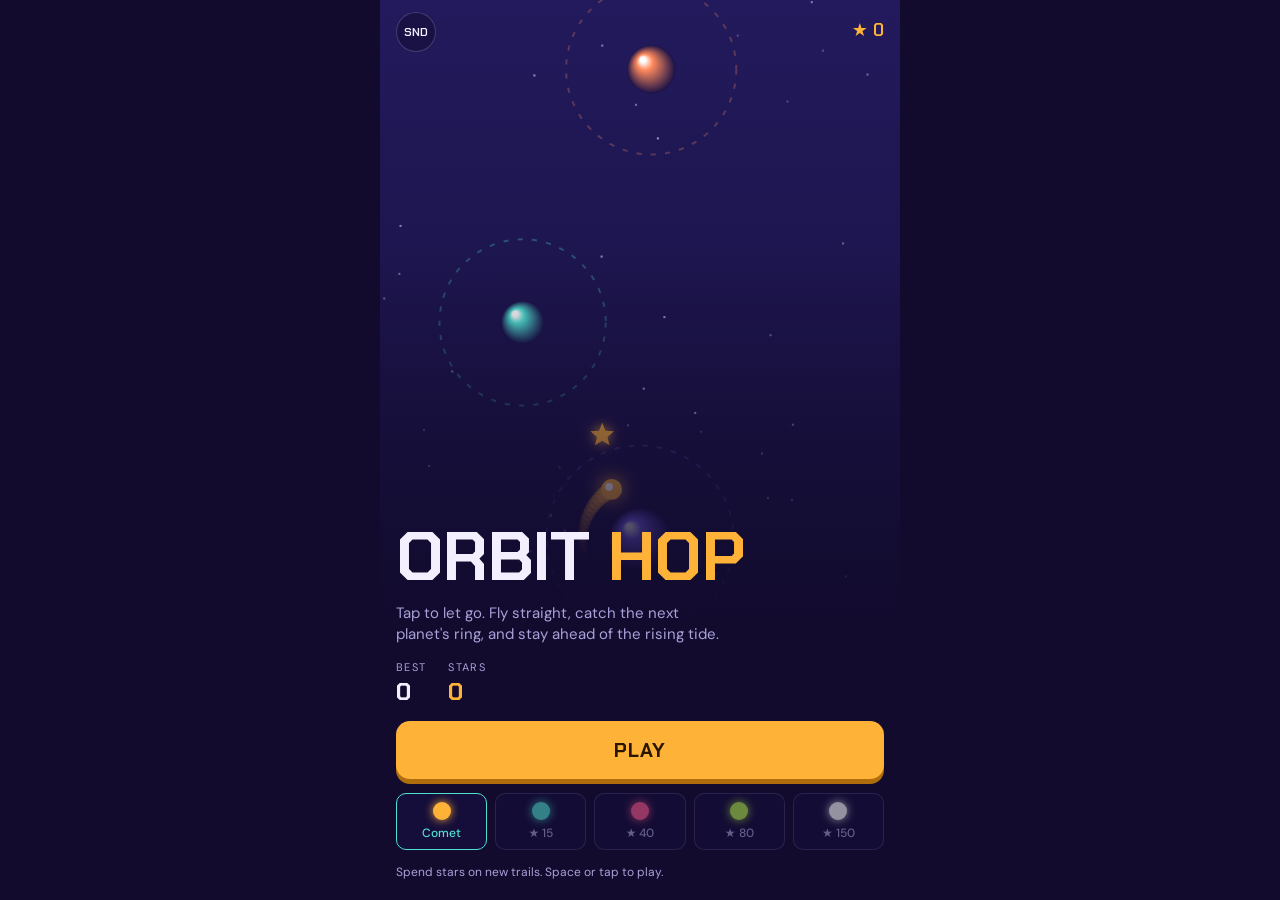
<file: game/index.html>
<!DOCTYPE html>
<html lang="en">
<head>
<meta charset="utf-8">
<meta name="viewport" content="width=device-width,initial-scale=1,viewport-fit=cover">
<style>body{margin:0}[hidden]{display:none!important}</style>
<title>Orbit Hop</title>
<meta name="claude:viewport-fit-sides" content="cover">
<link rel="stylesheet" href="https://fonts.googleapis.com/css2?family=Chakra+Petch:wght@600;700&family=DM+Sans:wght@400;500;700&display=swap">
<style>
/* Layout: one full-height play column (max 520px). HUD floats over the canvas; menus are a sheet anchored to the bottom so the live scene stays visible above it. */
:root{
  --void:#120b2e; --deep:#221a5c; --ink:#f3efff; --dim:#a9a1d8;
  --flare:#ffb238; --pulse:#ff5d8f; --ion:#4fe0d0;
  --panel:rgba(22,14,60,.9); --line:rgba(169,161,216,.28);
  --font-display:'Chakra Petch','Trebuchet MS',system-ui,sans-serif;
  --font-body:'DM Sans',system-ui,-apple-system,'Segoe UI',sans-serif;
  color-scheme:dark;
}
html,body{height:100%}
body{background:var(--void);color:var(--ink);font-family:var(--font-body);font-size:15px;overflow:hidden;-webkit-user-select:none;user-select:none}
#stage{position:relative;height:100%;max-width:520px;margin:0 auto;overflow:hidden;background:var(--void)}
canvas{display:block;width:100%;height:100%;touch-action:none}
.hud{position:absolute;inset:0 0 auto 0;display:grid;grid-template-columns:1fr auto 1fr;align-items:start;gap:8px;
  padding-block:12px;padding-left:max(16px,env(safe-area-inset-left,0px));padding-right:max(16px,env(safe-area-inset-right,0px));pointer-events:none}
.score{grid-column:2;font-family:var(--font-display);font-weight:700;font-size:54px;line-height:1;font-variant-numeric:tabular-nums;text-shadow:0 2px 0 rgba(18,11,46,.6)}
.coins{grid-column:3;justify-self:end;font-family:var(--font-display);font-weight:600;font-size:18px;color:var(--flare);font-variant-numeric:tabular-nums;padding-top:6px}
.icon-btn{pointer-events:auto;justify-self:start;width:40px;height:40px;border-radius:50%;border:1px solid var(--line);background:rgba(18,11,46,.5);color:var(--ink);font:600 12px var(--font-display);cursor:pointer}
.sheet{position:absolute;inset:0;display:flex;flex-direction:column;justify-content:flex-end;
  padding-block:20px;padding-left:max(16px,env(safe-area-inset-left,0px));padding-right:max(16px,env(safe-area-inset-right,0px));
  background:linear-gradient(to top,var(--void) 30%,rgba(18,11,46,0) 72%)}
.panel{display:flex;flex-direction:column;gap:14px}
h1{margin:0;font-family:var(--font-display);font-weight:700;font-size:clamp(44px,14vw,68px);line-height:.9;letter-spacing:-.01em;text-wrap:balance}
h1 em{font-style:normal;color:var(--flare)}
.lede{margin:0;color:var(--dim);max-width:34ch;line-height:1.45}
.stats{display:flex;gap:22px;flex-wrap:wrap}
.stat{display:flex;flex-direction:column;gap:2px}
.stat span{font-size:11px;letter-spacing:.12em;text-transform:uppercase;color:var(--dim)}
.stat b{font-family:var(--font-display);font-size:24px;font-variant-numeric:tabular-nums}
.stat b.gold{color:var(--flare)}
.play{appearance:none;border:0;border-radius:14px;padding:16px;background:var(--flare);color:#2a1500;font:700 20px var(--font-display);letter-spacing:.04em;cursor:pointer;box-shadow:0 5px 0 #b06d0c}
.play:active{transform:translateY(3px);box-shadow:0 2px 0 #b06d0c}
.skins{display:flex;gap:8px;flex-wrap:wrap}
.skin{flex:1 1 56px;min-width:0;display:flex;flex-direction:column;align-items:center;gap:5px;padding:8px 4px;border-radius:10px;border:1px solid var(--line);background:var(--panel);color:var(--ink);font:500 12px var(--font-body);cursor:pointer}
.skin i{width:18px;height:18px;border-radius:50%;background:var(--c);box-shadow:0 0 10px var(--c)}
.skin[aria-pressed="true"]{border-color:var(--ion);color:var(--ion)}
.skin.locked{color:var(--dim)}
.skin.cant{opacity:.55}
button:focus-visible{outline:2px solid var(--ion);outline-offset:2px}
.note{margin:0;font-size:12px;color:var(--dim);min-height:1.3em}
</style>

<div id="stage">
  <canvas id="c" aria-label="Orbit Hop play area"></canvas>
  <div class="hud">
    <button class="icon-btn" id="mute" type="button" aria-label="Toggle sound">SND</button>
    <div class="score" id="score" hidden>0</div>
    <div class="coins" id="coins">★ 0</div>
  </div>
  <div class="sheet" id="sheet">
    <div class="panel">
      <h1 id="title">ORBIT <em>HOP</em></h1>
      <p class="lede" id="lede">Tap to let go. Fly straight, catch the next planet's ring, and stay ahead of the rising tide.</p>
      <div class="stats">
        <div class="stat"><span>Best</span><b id="best">0</b></div>
        <div class="stat"><span>Stars</span><b class="gold" id="bank">0</b></div>
        <div class="stat" id="earnedBox" hidden><span>This run</span><b class="gold" id="earned">+0</b></div>
      </div>
      <button class="play" id="play" type="button">PLAY</button>
      <div class="skins" id="skins"></div>
      <p class="note" id="note">Spend stars on new trails. Space or tap to play.</p>
    </div>
  </div>
</div>

<script>
(() => {
const W = 400;                       // logical world width; height follows the screen
const SKINS = [
  {n:'Comet', c:'#ffb238', cost:0},
  {n:'Ion',   c:'#4fe0d0', cost:15},
  {n:'Rose',  c:'#ff5d8f', cost:40},
  {n:'Lime',  c:'#b6f24a', cost:80},
  {n:'Ghost', c:'#ffffff', cost:150},
];
const PLANET_HUES = ['#7c6cff','#4fe0d0','#ff8a5c','#ff5d8f','#6fb1ff','#c58bff'];
const $ = id => document.getElementById(id);
const cv = $('c'), ctx = cv.getContext('2d');
const reduceMotion = matchMedia('(prefers-reduced-motion: reduce)').matches;

let save = {best:0, coins:0, skin:0, owned:[0], mute:false};
try { Object.assign(save, JSON.parse(localStorage.getItem('orbit-hop') || '{}')); } catch (e) {}
const persist = () => { try { localStorage.setItem('orbit-hop', JSON.stringify(save)); } catch (e) {} };

let scale = 1, H = 700, dpr = 1;
function resize(){
  const r = cv.getBoundingClientRect();
  dpr = Math.min(window.devicePixelRatio || 1, 2);
  cv.width = Math.max(1, Math.round(r.width * dpr));
  cv.height = Math.max(1, Math.round(r.height * dpr));
  scale = r.width / W; H = r.height / scale;
}
addEventListener('resize', resize);

// ---- sound -----------------------------------------------------------
let ac;
function beep(f, d, type, v, slide){
  if (save.mute) return;
  try {
    ac = ac || new (window.AudioContext || window.webkitAudioContext)();
    const o = ac.createOscillator(), g = ac.createGain(), n = ac.currentTime;
    o.type = type || 'sine'; o.frequency.setValueAtTime(f, n);
    if (slide) o.frequency.exponentialRampToValueAtTime(f * slide, n + d);
    g.gain.setValueAtTime(v || .07, n); g.gain.exponentialRampToValueAtTime(.0001, n + d);
    o.connect(g); g.connect(ac.destination); o.start(); o.stop(n + d);
  } catch (e) {}
}

// ---- world -----------------------------------------------------------
let state = 'menu';                  // menu | play | dead
let planets, stars, parts, pops, pl, camY, voidY, score, maxI, runCoins, t = 0, deadT = 0, shake = 0, started;
const rnd = (a, b) => a + Math.random() * (b - a);

function addPlanet(){
  const prev = planets[planets.length - 1];
  const i = prev ? prev.i + 1 : 0;
  const r = i === 0 ? 24 : rnd(16, 26);
  let x = W / 2, y = 0;
  if (prev){
    y = prev.y - rnd(150, 200);
    const side = Math.random() < .5 ? -1 : 1, off = rnd(70, 170);
    x = prev.bx + side * off;
    if (x < 70 || x > W - 70) x = prev.bx - side * off;
    x = Math.max(70, Math.min(W - 70, x));
  }
  const p = {i, x, bx:x, y, r, cap: r + Math.max(30, 48 - i * .6), hue: PLANET_HUES[i % PLANET_HUES.length], amp:0, f:0, ph:0, flash:0};
  if (i > 8 && Math.random() < Math.min(.6, (i - 8) * .04)){
    p.amp = Math.min(rnd(18, 40), p.bx - 60, W - 60 - p.bx); p.f = rnd(.8, 1.5); p.ph = rnd(0, 6.28);
  }
  planets.push(p);
  if (prev && Math.random() < .65)
    stars.push({x:(prev.bx + x) / 2 + rnd(-30, 30), y:(prev.y + y) / 2 + rnd(-20, 20), got:false});
}

function reset(){
  planets = []; stars = []; parts = []; pops = [];
  addPlanet();
  while (planets.length < 8) addPlanet();
  const p = planets[0];
  pl = {mode:'orbit', p, ang:-Math.PI / 2, rad:p.r + 20, dir:1, x:0, y:0, vx:0, vy:0, flyT:0, from:null, left:true, trail:[]};
  camY = p.y - H * .5; voidY = p.y + H; score = 0; maxI = 0; runCoins = 0; started = false; shake = 0;
}
const speed = () => Math.min(420, 230 + score * 4);

function burst(x, y, c, n){
  for (let k = 0; k < n; k++){
    const a = rnd(0, 6.28), s = rnd(40, 220);
    parts.push({x, y, vx:Math.cos(a) * s, vy:Math.sin(a) * s, life:rnd(.3, .7), max:.7, c});
  }
}

function release(){
  if (pl.mode !== 'orbit') return;
  const s = speed();
  pl.vx = -Math.sin(pl.ang) * pl.dir * s; pl.vy = Math.cos(pl.ang) * pl.dir * s;
  pl.mode = 'fly'; pl.from = pl.p; pl.left = false; pl.flyT = 0; started = true;
  beep(520, .09, 'triangle', .06, 1.5);
}

function attach(p){
  const rx = pl.x - p.x, ry = pl.y - p.y;
  pl.mode = 'orbit'; pl.p = p; pl.ang = Math.atan2(ry, rx); pl.rad = Math.max(Math.hypot(rx, ry), p.r + 8);
  pl.dir = (rx * pl.vy - ry * pl.vx) >= 0 ? 1 : -1;
  p.flash = 1; burst(pl.x, pl.y, p.hue, 10);
  if (p.i > maxI){
    const gain = p.i - maxI; maxI = p.i; score += gain;
    pops.push({x:p.x, y:p.y - p.r - 34, text: gain > 1 ? '+' + gain + ' SKIP' : '+1', life:.9});
    beep(330 + Math.min(score, 30) * 18, .16, 'sine', .08, 1.25);
    if (gain > 1) shake = 6;
    $('score').textContent = score;
  } else beep(240, .1, 'sine', .05);
}

function die(){
  state = 'dead'; deadT = 0; shake = 12;
  burst(pl.x, pl.y, SKINS[save.skin].c, 36);
  beep(200, .5, 'sawtooth', .07, .3);
  save.coins += runCoins;
  const newBest = score > save.best; if (newBest) save.best = score;
  persist(); die.newBest = newBest;
}

function update(dt){
  t += dt;
  for (const p of planets){ if (p.amp) p.x = p.bx + Math.sin(t * p.f + p.ph) * p.amp; p.flash = Math.max(0, p.flash - dt * 2.5); }
  for (const q of parts){ q.x += q.vx * dt; q.y += q.vy * dt; q.vx *= .96; q.vy *= .96; q.life -= dt; }
  parts = parts.filter(q => q.life > 0);
  for (const q of pops){ q.y -= 30 * dt; q.life -= dt; }
  pops = pops.filter(q => q.life > 0);
  shake = Math.max(0, shake - dt * 30);

  if (state === 'dead'){
    deadT += dt;
    if (deadT > .75 && $('sheet').hidden) showSheet(true);
    return;
  }
  if (pl.mode === 'orbit'){
    const p = pl.p;
    pl.rad += (p.r + 20 - pl.rad) * Math.min(1, dt * 6);
    pl.ang += pl.dir * speed() / pl.rad * dt;
    pl.x = p.x + Math.cos(pl.ang) * pl.rad; pl.y = p.y + Math.sin(pl.ang) * pl.rad;
  } else {
    pl.flyT += dt;
    pl.x += pl.vx * dt; pl.y += pl.vy * dt;
    if (pl.x < 8){ pl.x = 8; pl.vx = Math.abs(pl.vx); beep(160, .05, 'square', .03); }
    if (pl.x > W - 8){ pl.x = W - 8; pl.vx = -Math.abs(pl.vx); beep(160, .05, 'square', .03); }
    for (const p of planets){
      const d = Math.hypot(pl.x - p.x, pl.y - p.y);
      if (p === pl.from && !pl.left){ if (d > p.cap + 2) pl.left = true; continue; }
      if (d < p.cap){ attach(p); break; }
    }
    if (pl.mode === 'fly'){
      for (const s of stars) if (!s.got && Math.hypot(pl.x - s.x, pl.y - s.y) < 22){
        s.got = true; runCoins++; burst(s.x, s.y, '#ffb238', 8); beep(880, .12, 'sine', .06, 1.5);
        $('coins').textContent = '★ ' + (save.coins + runCoins);
      }
      if (pl.flyT > 2.6 || pl.y > camY + H + 30) return die();
    }
  }
  pl.trail.push(pl.x, pl.y); if (pl.trail.length > 36) pl.trail.splice(0, 2);

  // camera follows the planet you're on, and the player if they fly ahead
  const anchor = pl.mode === 'orbit' ? pl.p.y : Math.min(pl.from.y, pl.y + H * .25);
  camY += (anchor - H * .6 - camY) * Math.min(1, dt * 4);
  while (planets[planets.length - 1].y > camY - 500) addPlanet();
  planets = planets.filter(p => p === pl.p || p === pl.from || p.y < camY + H + 300);
  stars = stars.filter(s => !s.got && s.y < camY + H + 100);

  if (state === 'play' && started){
    voidY -= Math.min(75, 22 + score * 1.5) * dt;
    voidY = Math.min(voidY, camY + H + 40);
    if (pl.y > voidY) die();
  }
}

// ---- drawing ---------------------------------------------------------
const hash = n => { const x = Math.sin(n * 127.1) * 43758.5453; return x - Math.floor(x); };
function draw(){
  const k = dpr * scale;
  ctx.setTransform(k, 0, 0, k, 0, 0);
  const g = ctx.createLinearGradient(0, 0, 0, H);
  g.addColorStop(0, '#221a5c'); g.addColorStop(1, '#120b2e');
  ctx.fillStyle = g; ctx.fillRect(0, 0, W, H);

  const span = H * 1.4;                                   // parallax dust
  for (let i = 0; i < 70; i++){
    const par = .15 + hash(i + 9) * .35;
    const y = (((hash(i) * span - camY * par) % span) + span) % span - H * .2;
    ctx.globalAlpha = .25 + hash(i + 3) * .5;
    ctx.fillStyle = '#cfc8ff';
    ctx.fillRect(hash(i + 5) * W, y, 1.6, 1.6);
  }
  ctx.globalAlpha = 1;

  const sx = shake && !reduceMotion ? rnd(-shake, shake) * .5 : 0;
  ctx.translate(sx, -camY);

  for (const p of planets){
    ctx.setLineDash([4, 7]); ctx.lineWidth = 1.5;
    ctx.strokeStyle = p.hue; ctx.globalAlpha = .28 + p.flash * .6;
    ctx.beginPath(); ctx.arc(p.x, p.y, p.cap, 0, 6.2832); ctx.stroke();
    ctx.setLineDash([]); ctx.globalAlpha = 1;
    const pg = ctx.createRadialGradient(p.x - p.r * .35, p.y - p.r * .4, 2, p.x, p.y, p.r);
    pg.addColorStop(0, '#ffffff'); pg.addColorStop(.25, p.hue); pg.addColorStop(1, '#1a1147');
    ctx.fillStyle = pg; ctx.beginPath(); ctx.arc(p.x, p.y, p.r + p.flash * 3, 0, 6.2832); ctx.fill();
  }

  for (const s of stars){
    const b = 1 + Math.sin(t * 5 + s.x) * .12;
    ctx.fillStyle = '#ffb238'; ctx.shadowColor = '#ffb238'; ctx.shadowBlur = 12;
    ctx.beginPath();
    for (let j = 0; j < 10; j++){
      const a = -Math.PI / 2 + j * Math.PI / 5, r = (j % 2 ? 4 : 9) * b;
      ctx.lineTo(s.x + Math.cos(a) * r, s.y + Math.sin(a) * r);
    }
    ctx.fill(); ctx.shadowBlur = 0;
  }

  const col = SKINS[save.skin].c;
  if (state !== 'dead'){
    const tr = pl.trail;
    for (let j = 0; j < tr.length; j += 2){
      const a = j / tr.length;
      ctx.globalAlpha = a * .5; ctx.fillStyle = col;
      ctx.beginPath(); ctx.arc(tr[j], tr[j + 1], 2 + a * 5, 0, 6.2832); ctx.fill();
    }
    ctx.globalAlpha = 1;
    if (pl.mode === 'orbit' && state === 'play'){          // aim guide
      const dx = -Math.sin(pl.ang) * pl.dir, dy = Math.cos(pl.ang) * pl.dir;
      ctx.strokeStyle = '#f3efff'; ctx.globalAlpha = .4; ctx.lineWidth = 2; ctx.setLineDash([3, 8]);
      ctx.beginPath(); ctx.moveTo(pl.x + dx * 14, pl.y + dy * 14); ctx.lineTo(pl.x + dx * 90, pl.y + dy * 90); ctx.stroke();
      ctx.setLineDash([]); ctx.globalAlpha = 1;
    }
    ctx.fillStyle = col; ctx.shadowColor = col; ctx.shadowBlur = 18;
    ctx.beginPath(); ctx.arc(pl.x, pl.y, 8, 0, 6.2832); ctx.fill();
    ctx.shadowBlur = 0; ctx.fillStyle = '#ffffff';
    ctx.beginPath(); ctx.arc(pl.x - 2, pl.y - 2, 3, 0, 6.2832); ctx.fill();
  }

  for (const q of parts){
    ctx.globalAlpha = Math.max(0, q.life / q.max); ctx.fillStyle = q.c;
    ctx.fillRect(q.x - 2, q.y - 2, 4, 4);
  }
  ctx.globalAlpha = 1;
  ctx.font = '700 18px "Chakra Petch", sans-serif'; ctx.textAlign = 'center';
  for (const q of pops){ ctx.globalAlpha = Math.min(1, q.life * 2); ctx.fillStyle = '#f3efff'; ctx.fillText(q.text, q.x, q.y); }
  ctx.globalAlpha = 1;

  if (voidY < camY + H + 40){                               // the rising tide
    const vg = ctx.createLinearGradient(0, voidY - 20, 0, voidY + 160);
    vg.addColorStop(0, 'rgba(255,93,143,0)'); vg.addColorStop(.15, 'rgba(255,93,143,.85)'); vg.addColorStop(1, '#5a1140');
    ctx.fillStyle = vg; ctx.beginPath(); ctx.moveTo(0, camY + H + 60);
    for (let x = 0; x <= W; x += 20) ctx.lineTo(x, voidY + Math.sin(x * .05 + t * 3) * 6);
    ctx.lineTo(W, camY + H + 60); ctx.fill();
  }
}

// ---- UI --------------------------------------------------------------
function renderSkins(){
  const box = $('skins'); box.textContent = '';
  SKINS.forEach((s, i) => {
    const b = document.createElement('button'), owned = save.owned.includes(i);
    b.type = 'button'; b.id = 'skin-' + i; b.className = 'skin' + (owned ? '' : ' locked' + (save.coins < s.cost ? ' cant' : ''));
    b.style.setProperty('--c', s.c);
    b.setAttribute('aria-pressed', String(save.skin === i));
    b.setAttribute('aria-label', s.n + ' trail' + (owned ? '' : ', costs ' + s.cost + ' stars'));
    const dot = document.createElement('i'), lab = document.createElement('span');
    lab.textContent = owned ? s.n : '★ ' + s.cost;
    b.append(dot, lab);
    b.addEventListener('click', () => {
      if (!save.owned.includes(i)){
        if (save.coins < s.cost){ $('note').textContent = s.n + ' needs ' + (s.cost - save.coins) + ' more stars.'; return; }
        save.coins -= s.cost; save.owned.push(i); $('note').textContent = s.n + ' trail unlocked.';
        beep(660, .2, 'sine', .07, 2);
      }
      save.skin = i; persist(); refreshStats(); renderSkins();
    });
    box.append(b);
  });
}
function refreshStats(){
  $('best').textContent = save.best; $('bank').textContent = save.coins;
  $('coins').textContent = '★ ' + save.coins;
  $('mute').textContent = save.mute ? 'OFF' : 'SND';
}
function showSheet(over){
  $('sheet').hidden = false; $('score').hidden = true;
  if (over){
    $('title').innerHTML = 'SCORE <em>' + score + '</em>';
    $('lede').textContent = die.newBest ? 'New best. The tide gets faster every hop, so skip planets when you can.' : 'Skip a planet for bonus points. Your best is ' + save.best + '.';
    $('earnedBox').hidden = false; $('earned').textContent = '+' + runCoins;
    $('play').textContent = 'PLAY AGAIN';
  }
  refreshStats(); renderSkins();
}
function start(){
  reset(); state = 'play';
  $('sheet').hidden = true; $('score').hidden = false; $('score').textContent = '0';
  beep(440, .12, 'triangle', .06, 2);
}
$('play').addEventListener('click', start);
$('mute').addEventListener('click', () => { save.mute = !save.mute; persist(); refreshStats(); });
cv.addEventListener('pointerdown', e => { e.preventDefault(); if (state === 'play') release(); });
addEventListener('keydown', e => {
  if (e.code !== 'Space' && e.code !== 'Enter') return;
  if (e.target instanceof HTMLButtonElement) return;
  e.preventDefault();
  if (state === 'play') release(); else if (!$('sheet').hidden) start();
});

resize(); reset(); refreshStats(); renderSkins();
let last = performance.now();
function frame(now){
  const dt = Math.min(.033, (now - last) / 1000); last = now;
  update(dt); draw();
  requestAnimationFrame(frame);
}
requestAnimationFrame(frame);
})();
</script>
</html>
</file>
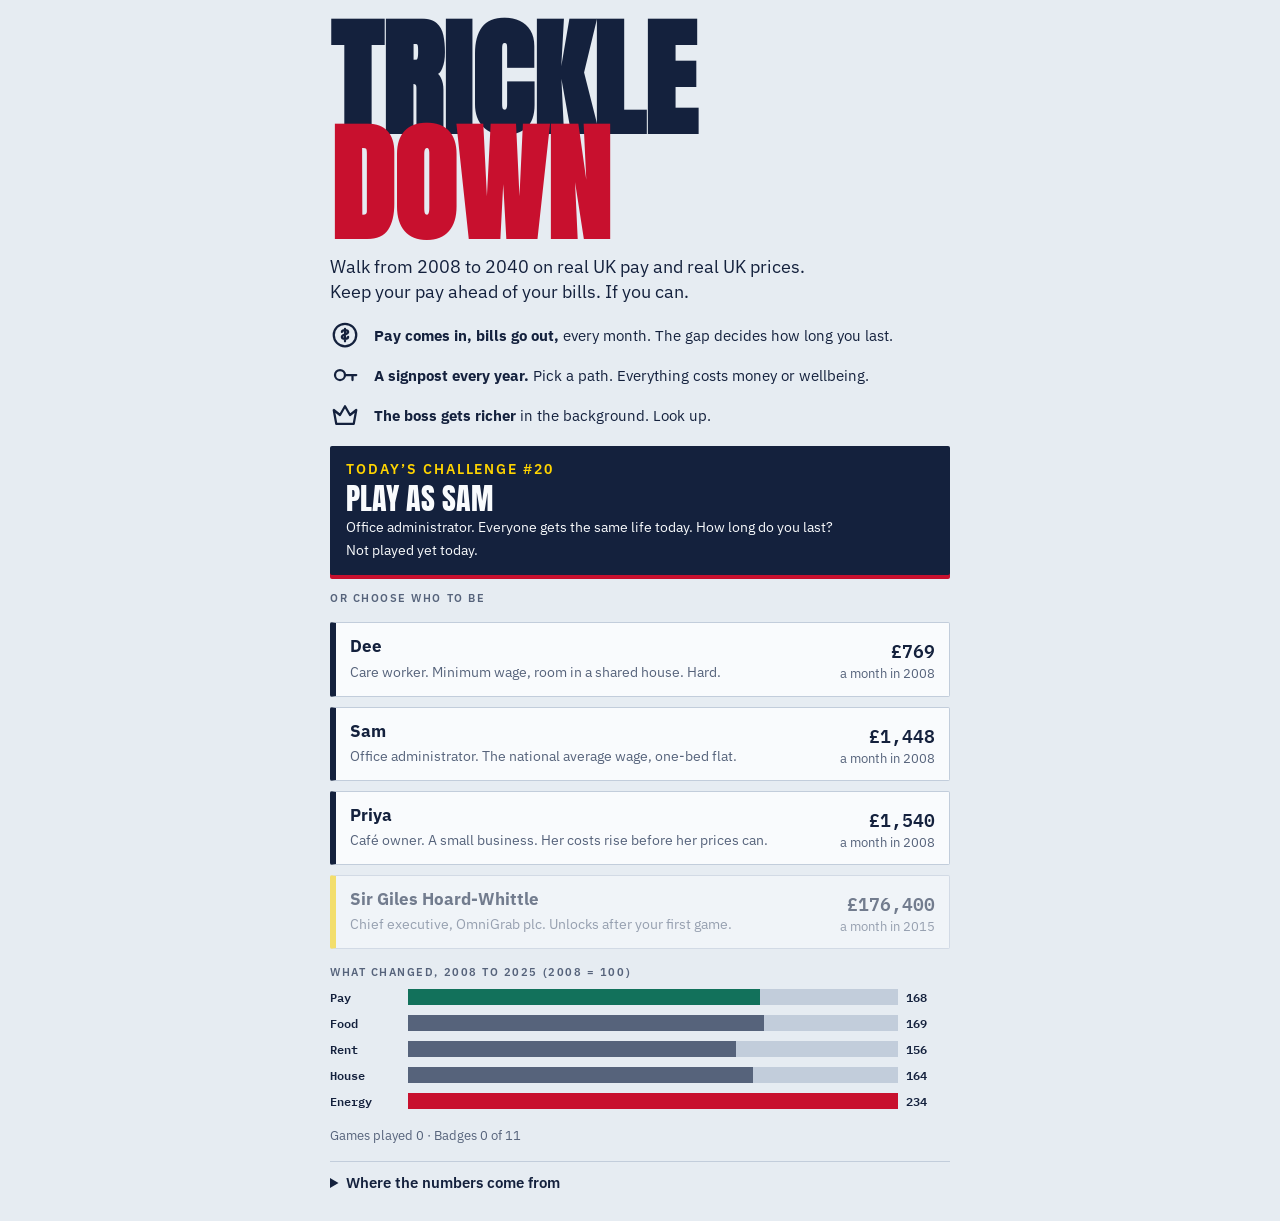
<file: game/trickle-down.html>
<!DOCTYPE html>
<html lang="en">
<head>
<meta charset="utf-8">
<meta name="viewport" content="width=device-width,initial-scale=1,viewport-fit=cover">
<style>body{margin:0;font-size:14px}[hidden]{display:none!important}</style>
<title>Trickle Down</title>
<meta name="description" content="Walk from 2008 to 2040 on real UK pay and prices. Keep your pay ahead of your bills. If you can.">
<meta property="og:title" content="Trickle Down">
<meta property="og:description" content="A satirical game about UK wages and the cost of living, built on published figures. How long do you last?">
<meta name="theme-color" content="#14213d">
<meta name="claude:viewport-fit-sides" content="cover">
<link rel="stylesheet" href="https://fonts.googleapis.com/css2?family=Anton&family=IBM+Plex+Mono:wght@400;600&family=IBM+Plex+Sans:wght@400;500;600&display=swap">
<style>
/* Layout: the game is a full-height column. A short scene strip where you walk through the years, a permanent pay-versus-bills gauge under it, then a lower panel that shows either the month counter or the crossroads cards. Title and result screens are one reading column. */
:root{
  --paper:#e6ecf2; --card:#f9fbfd; --ink:#14213d; --mute:#56637b; --rule:#c2cddb;
  --demand:#c8102e; --tab:#ffd400; --tabink:#14213d; --giro:#12715b; --gold:#f5b800; --heart:#d6336c; --fuel:#d9480f;
  --f-head:'Anton','Impact','Arial Narrow',sans-serif;
  --f-body:'IBM Plex Sans',system-ui,-apple-system,'Segoe UI',sans-serif;
  --f-mono:'IBM Plex Mono',ui-monospace,'SFMono-Regular',Menlo,monospace;
}
@media (prefers-color-scheme: dark){ :root:not([data-theme="light"]){
  --paper:#0e1524; --card:#172135; --ink:#e8edf4; --mute:#9aa7bf; --rule:#2b3954;
  --demand:#ff5d70; --tab:#ffd400; --tabink:#14213d; --giro:#4fd1a8; --gold:#ffc933; --heart:#ff6b9d; --fuel:#ff8a4c; color-scheme:dark } }
:root[data-theme="dark"]{
  --paper:#0e1524; --card:#172135; --ink:#e8edf4; --mute:#9aa7bf; --rule:#2b3954;
  --demand:#ff5d70; --tab:#ffd400; --tabink:#14213d; --giro:#4fd1a8; --gold:#ffc933; --heart:#ff6b9d; --fuel:#ff8a4c; color-scheme:dark }

html,body{height:100%}
body{background:var(--paper);color:var(--ink);font-family:var(--f-body);font-size:15px;line-height:1.4}
h1,h2,p{margin:0}
button{font:inherit;color:inherit;cursor:pointer}
button:focus-visible,summary:focus-visible,a:focus-visible{outline:2px solid var(--demand);outline-offset:2px}
.up{color:var(--giro)} .down{color:var(--demand)}
.eyebrow{font-size:11px;letter-spacing:.14em;text-transform:uppercase;color:var(--mute);font-weight:600}
.small{font-size:13px;color:var(--mute)}
.ic{width:1em;height:1em;stroke:currentColor;fill:none;stroke-width:1.8;stroke-linecap:round;stroke-linejoin:round;flex:none}

/* reading screens */
#app{max-width:620px;margin:0 auto;padding-block:0 28px;padding-left:max(16px,env(safe-area-inset-left,0px));padding-right:max(16px,env(safe-area-inset-right,0px));display:flex;flex-direction:column;gap:16px}
.title{font-family:var(--f-head);font-size:clamp(64px,22vw,128px);line-height:.82;text-transform:uppercase;padding-top:28px}
.title i{font-style:normal;color:var(--demand);display:block}
.lede{font-size:18px;max-width:46ch}
.how{display:grid;grid-template-columns:auto 1fr;gap:10px 14px;align-items:center}
.how .ic{font-size:30px;color:var(--ink)}
.chars{display:flex;flex-direction:column;gap:10px}
.char{display:grid;grid-template-columns:1fr auto;gap:2px 12px;text-align:left;background:var(--card);border:1px solid var(--rule);border-left:6px solid var(--ink);padding:12px 14px;border-radius:2px}
.char:hover{border-left-color:var(--demand)}
.char b{font-size:17px}
.char .pay{grid-row:1 / span 2;grid-column:2;align-self:center;text-align:right;font-size:13px;color:var(--mute)}
.char .pay strong{display:block;font:600 18px var(--f-mono);color:var(--ink)}
.char span{color:var(--mute);font-size:14px;min-width:0}
.char.rich{border-left-color:var(--tab)}
.char[disabled]{opacity:.55;cursor:not-allowed}
.card{background:var(--card);border:1px solid var(--rule);border-radius:2px;padding:14px;display:flex;flex-direction:column;gap:10px}
.slip{border-top:2px dashed var(--rule)}
.lines{display:grid;grid-template-columns:1fr auto;gap:4px 12px;font-family:var(--f-mono);font-size:14px;font-variant-numeric:tabular-nums;margin:0}
.lines .tot{border-top:1px solid var(--ink);padding-top:4px;font-weight:600}
.lines dt,.lines dd{margin:0}.lines dd{text-align:right}
.go{background:var(--ink);color:var(--card);border:0;border-radius:2px;padding:14px 18px;font-family:var(--f-head);font-size:20px;letter-spacing:.04em;text-transform:uppercase}
.ghost{background:transparent;border:1px solid var(--ink);border-radius:2px;padding:10px 14px;font-weight:600}
.btns{display:flex;gap:10px;flex-wrap:wrap}
.stamp{font-family:var(--f-head);font-size:clamp(40px,12vw,72px);line-height:.9;text-transform:uppercase;color:var(--demand);border:5px solid var(--demand);padding:10px 14px;transform:rotate(-2deg);align-self:flex-start;margin-top:28px;text-wrap:balance}
.stamp.win{color:var(--giro);border-color:var(--giro)}
.share{font-family:var(--f-mono);font-size:13px;background:var(--paper);border:1px dashed var(--rule);padding:10px;-webkit-user-select:all;user-select:all;white-space:pre-wrap}
details.src{border-top:1px solid var(--rule);padding-top:10px}
details.src summary{cursor:pointer;font-weight:600}
details.src ul{margin:8px 0 0;padding-left:18px;display:flex;flex-direction:column;gap:6px;font-size:13px;color:var(--mute)}
details.src a{color:var(--ink)}
.idx{display:flex;flex-direction:column;gap:6px}
.idx-row{display:grid;grid-template-columns:70px 1fr 44px;align-items:center;gap:8px;font:600 12px var(--f-mono)}
.idx-bar{height:16px;background:var(--rule)} .idx-bar i{display:block;height:100%;background:var(--mute)}
.idx-bar i.hot{background:var(--demand)} .idx-bar i.pay{background:var(--giro)}
.verdict{display:grid;grid-template-columns:1fr 1fr;gap:10px}
.verdict div{border:1px solid var(--rule);background:var(--card);padding:10px 12px;display:flex;flex-direction:column;gap:2px}
.verdict b{font:400 38px var(--f-head);line-height:1}

/* the game */
#stage{height:100%;max-width:520px;margin:0 auto;display:flex;flex-direction:column;overflow:hidden;-webkit-user-select:none;user-select:none}
.hud{display:grid;grid-template-columns:auto 1fr auto;align-items:center;gap:12px;padding-block:8px 6px;padding-left:max(16px,env(safe-area-inset-left,0px));padding-right:max(16px,env(safe-area-inset-right,0px))}
.hud .year{font-family:var(--f-head);font-size:40px;line-height:.9}
.hud .mid{display:flex;flex-direction:column;gap:4px;min-width:0}
.hud .bank{font:600 20px var(--f-mono);font-variant-numeric:tabular-nums}
.hud .bank small{font:400 11px var(--f-body);color:var(--mute);margin-left:6px}
.bar{height:9px;background:var(--rule);border-radius:1px;overflow:hidden}
.bar i{display:block;height:100%;background:var(--heart);transition:width .3s}
.icon-btn{width:38px;height:38px;border-radius:50%;border:1px solid var(--rule);background:var(--card);font:600 11px var(--f-mono)}
.ticker{background:var(--tab);color:var(--tabink);font-weight:600;font-size:13px;padding-block:5px;padding-left:max(16px,env(safe-area-inset-left,0px));padding-right:max(16px,env(safe-area-inset-right,0px));white-space:nowrap;overflow:hidden;text-overflow:ellipsis}
canvas{display:block;flex:0 0 clamp(190px,36vh,330px);width:100%;touch-action:manipulation}
.gap{padding-block:10px 8px;padding-left:max(16px,env(safe-area-inset-left,0px));padding-right:max(16px,env(safe-area-inset-right,0px));border-block:2px solid var(--ink);display:flex;flex-direction:column;gap:6px;background:var(--card)}
.gr{display:grid;grid-template-columns:44px 1fr auto;gap:8px;align-items:center;font:600 12px var(--f-mono)}
.gr .trk{height:18px;display:flex;background:var(--rule)}
.gr .trk i{display:block;height:100%}
.gr .val{font-variant-numeric:tabular-nums;text-align:right;min-width:92px}
.gr .val small{font:600 11px var(--f-mono)}
.gtail{display:flex;justify-content:space-between;align-items:center;gap:10px;flex-wrap:wrap}
.legend{display:flex;gap:10px;flex-wrap:wrap;font:400 11px var(--f-body);color:var(--mute)}
.legend span::before{content:"";display:inline-block;width:8px;height:8px;margin-right:4px;background:var(--c)}
.pill{font:600 13px var(--f-mono);padding:2px 10px;border-radius:999px;border:2px solid currentColor}
.low{flex:1;min-height:0;overflow:auto;padding-block:12px calc(12px + env(safe-area-inset-bottom,0px));padding-left:max(16px,env(safe-area-inset-left,0px));padding-right:max(16px,env(safe-area-inset-right,0px));display:flex;flex-direction:column;gap:10px}
.months{display:grid;grid-template-columns:repeat(12,1fr);gap:4px}
.months i{height:8px;background:var(--rule)} .months i.on{background:var(--ink)}
.walkline{display:flex;justify-content:space-between;align-items:baseline}
.walkline b{font:400 30px var(--f-head);letter-spacing:.02em}
.low h2{font:400 28px/1 var(--f-head);text-transform:uppercase;text-wrap:balance}
.cards{display:grid;gap:8px}
.cards.n2{grid-template-columns:1fr 1fr} .cards.n3{grid-template-columns:repeat(3,1fr)}
.opt{display:flex;flex-direction:column;align-items:flex-start;gap:4px;text-align:left;background:var(--card);border:2px solid var(--ink);border-radius:2px;padding:8px;min-width:0;box-shadow:0 4px 0 var(--ink)}
.opt:active{transform:translateY(3px);box-shadow:0 1px 0 var(--ink)}
.opt .ic{font-size:28px}
.opt b{font-size:15px;line-height:1.15}
.opt .now{font:600 10px var(--f-mono);letter-spacing:.1em;color:var(--mute)}
.chips{display:flex;flex-direction:column;gap:3px;align-items:flex-start}
.chip{font:600 11px var(--f-mono);padding:1px 5px;border-radius:2px;background:var(--paper);color:var(--ink)}
.chip.bad{color:var(--demand)} .chip.good{color:var(--giro)}
.daily{display:flex;flex-direction:column;gap:4px;text-align:left;background:var(--ink);color:var(--card);border:0;border-radius:2px;padding:14px 16px;box-shadow:0 4px 0 var(--demand)}
.daily:active{transform:translateY(3px);box-shadow:0 1px 0 var(--demand)}
.daily b{font:400 30px/1 var(--f-head);text-transform:uppercase}
.daily span{font-size:14px}
.daily .eyebrow{color:var(--tab)}
.sqs{display:grid;grid-template-columns:repeat(11,1fr);gap:4px;max-width:380px}
.sq{aspect-ratio:1;border-radius:2px;background:var(--rule)}
.sq.g{background:var(--giro)} .sq.y{background:var(--gold)} .sq.r{background:var(--demand)} .sq.x{background:var(--ink)}
.badge-list{display:flex;flex-wrap:wrap;gap:6px}
.badge{font:600 12px var(--f-body);padding:4px 10px;border:2px solid var(--ink);border-radius:999px}
.badge.new{background:var(--tab);color:var(--tabink);border-color:var(--tab)}
.badge.off{opacity:.45;border-style:dashed}
.tip{color:var(--ink);font-weight:600}
@media (prefers-reduced-motion:reduce){ .bar i{transition:none} }
</style>

<div id="app"></div>
<div id="stage" hidden>
  <div class="hud">
    <div class="year" id="hYear">2008</div>
    <div class="mid"><div class="bank" id="hBank">£0</div><div class="bar" aria-label="Wellbeing"><i id="hHeart" style="width:70%"></i></div></div>
    <button class="icon-btn" id="mute" type="button" aria-label="Toggle sound">SND</button>
  </div>
  <div class="ticker" id="hTick"></div>
  <canvas id="cv" aria-label="You walking through the years. Tap and hold to hurry."></canvas>
  <div class="gap" id="gap"></div>
  <div class="low" id="low"></div>
</div>

<script>
(() => {
/*DATA-START*/
// Every array runs 2008..2025. "direct" in a source note means the figures were read from the publisher's own series for this build.
const RENT_IDX = [84.8,86.3,87.5,89.7,92.7,95.0,97.2,100.0,101.8,102.7,103.2,103.9,105.4,107.2,110.9,117.3,125.7,132.5];
const ENERGY_IDX = [74.9,80.2,77.9,85.7,92.5,99.1,103.4,100.0,97.0,100.7,107.5,111.6,106.5,111.5,183.6,212.0,172.2,174.9];
const AWE_WEEKLY = [434,434,444,455,461,466,471,482,494,505,520,538,547,580,616,659,694,728];
const DATA = {
  pay: AWE_WEEKLY.map(w => w * 52),
  minWage:[5.52,5.73,5.80,5.93,6.08,6.19,6.31,6.50,7.20,7.50,7.83,8.21,8.72,8.91,9.50,10.42,11.44,12.21],
  cpi:[84.7,86.6,89.4,93.4,96.1,98.5,100.0,100.0,100.7,103.4,105.9,107.8,108.7,111.6,121.7,130.5,133.9,138.4],
  food:[83.5,88.1,91.1,96.0,99.1,102.9,102.7,100.0,97.6,99.8,101.8,103.2,103.9,104.2,115.5,132.3,135.8,141.5],
  rent: RENT_IDX.map(i => 1368 * i / 132.5),          // pounds a month, anchored to the ONS UK average private rent
  energy: ENERGY_IDX.map(i => 2252 * i / 172.2),      // pounds a year, anchored to the DESNZ 2024 typical dual-fuel bill
  house:[162912,148445,156936,154654,155269,159262,172048,182291,195035,203950,210354,212434,218522,236313,258236,258956,260532,267458],
  ceo:[null,null,null,null,null,null,null,3970000,3450000,3930000,3630000,3610000,2690000,3410000,3910000,4190000,4580000,5060000],
  pa:[6035,6475,6475,7475,8105,9440,10000,10600,11000,11500,11850,12500,12500,12570,12570,12570,12570,12570],
  hr:[40835,43875,43875,42475,42475,41450,41865,42385,43000,45000,46350,50000,50000,50270,50270,50270,50270,50270],
  pt:[5435,5715,5715,7225,7605,7755,7956,8060,8060,8164,8424,8632,9500,9568,11908,12570,12570,12570],
  ni:[.11,.11,.11,.12,.12,.12,.12,.12,.12,.12,.12,.12,.12,.12,.1273,.115,.08,.08],
  uel:[40040,43875,43875,42475,42475,41450,41865,42385,43000,45000,46350,50000,50000,50270,50270,50270,50270,50270],
  ni2:[.01,.01,.01,.02,.02,.02,.02,.02,.02,.02,.02,.02,.02,.02,.0273,.02,.02,.02],
  freezeUntil: 2030,
  base: { food:185, essentials:200, bus:75 },   // 2008 pounds a month, one adult; illustrative
  sources: [
    {title:'ONS Consumer Prices Index: all items (D7BT) and food (D7BU)', url:'https://www.ons.gov.uk/economy/inflationandpriceindices/timeseries/d7bt/mm23', note:'Annual averages, read direct.'},
    {title:'ONS CPI: actual rents for housing (D7CE)', url:'https://www.ons.gov.uk/economy/inflationandpriceindices/timeseries/d7ce/mm23', note:'Read direct. Turned into pounds using the ONS UK average private rent of £1,368 (December 2025). This index includes social rents and existing tenancies, so it understates how fast new private rents rose.'},
    {title:'ONS CPI: electricity, gas and other fuels (D7CH)', url:'https://www.ons.gov.uk/economy/inflationandpriceindices/timeseries/d7ch/mm23', note:'Read direct. Turned into pounds using the government’s typical 2024 dual-fuel bill of £2,252, a figure since revised by about 1.5%.'},
    {title:'ONS Average Weekly Earnings, total pay (KAB9)', url:'https://www.ons.gov.uk/employmentandlabourmarket/peopleinwork/earningsandworkinghours/timeseries/kab9/emp', note:'Read direct. Sam is paid this average, times 52.'},
    {title:'GOV.UK National Minimum Wage and National Living Wage rates', url:'https://www.gov.uk/national-minimum-wage-rates', note:'Main adult rate in force for most of each year. 2019 to 2025 rates were checked against this page for this build; 2008 to 2018 are the statutory rates from memory, not re-checked.'},
    {title:'GOV.UK income tax and National Insurance rates and allowances', url:'https://www.gov.uk/government/publications/rates-and-allowances-income-tax/income-tax-rates-and-allowances-current-and-past', note:'Statutory rates for England, Wales and Northern Ireland, not re-checked for this build. Mid-year changes in 2022 and 2023 are averaged. Thresholds are announced as frozen until April 2031.'},
    {title:'UK House Price Index (HM Land Registry and ONS)', url:'https://www.gov.uk/government/collections/uk-house-price-index-reports', note:'Annual averages taken from a third-party compilation of the official index, not read direct.'},
    {title:'High Pay Centre annual FTSE 100 chief executive pay reports', url:'https://highpaycentre.org/', note:'Median total pay as first reported. 2018 and 2019 read direct; other years from the reports via press coverage; 2017 unverified. No verified figures before 2015, so boss comparisons start then.'}
  ]
};
/*DATA-END*/

const Y0 = 2008, YN = Y0 + DATA.pay.length - 1, YEND = 2040;
const MONTHS = ['January','February','March','April','May','June','July','August','September','October','November','December'];
const $ = id => document.getElementById(id);
const money = n => (n < 0 ? '−' : '') + '£' + Math.abs(Math.round(n)).toLocaleString('en-GB');
const signed = n => (n < 0 ? '−' : '+') + '£' + Math.abs(Math.round(n)).toLocaleString('en-GB');
const big = n => Math.abs(n) >= 1e6 ? (n < 0 ? '−' : '') + '£' + (Math.abs(n) / 1e6).toFixed(Math.abs(n) >= 1e7 ? 0 : 1) + 'm' : money(n);
const arrow = n => (n >= 0 ? '▲' : '▼') + Math.abs(n * 100).toFixed(1) + '%';
const hash = n => { const x = Math.sin(n * 127.1 + 311.7) * 43758.5453; return x - Math.floor(x); };

// A series value for any year. After the last real year, each series carries on at its own average growth rate.
function v(key, y){
  const s = DATA[key];
  let last = s.length - 1, first = 0; while (s[last] == null) last--; while (s[first] == null) first++;
  if (y - Y0 <= last) return s[y - Y0];
  const g = Math.pow(s[last] / s[first], 1 / (last - first));
  return s[last] * Math.pow(g, y - Y0 - last);
}
const idx = (key, y) => v(key, y) / v(key, Y0);
const minWage = y => y <= YN ? v('minWage', y) : v('minWage', YN) * v('pay', y) / v('pay', YN);   // after 2025 it keeps its share of average pay
function threshold(key, y){
  if (y <= YN) return DATA[key][y - Y0];
  const lastV = DATA[key][YN - Y0];
  return y <= DATA.freezeUntil ? lastV : lastV * v('cpi', y) / v('cpi', DATA.freezeUntil);
}
function taxOn(g, y){
  const pa = threshold('pa', y), hr = threshold('hr', y), pt = threshold('pt', y), uel = threshold('uel', y);
  const k = Math.min(y, YN) - Y0;
  const top = y >= 2010 ? (y >= 2013 ? .45 : .5) : .4, topAt = y >= 2023 ? 125140 : 150000;
  const allow = g > 100000 && y >= 2010 ? Math.max(0, pa - (g - 100000) / 2) : pa;
  const it = .2 * Math.max(0, Math.min(g, hr) - allow) + .4 * Math.max(0, Math.min(g, topAt) - Math.max(hr, allow)) + top * Math.max(0, g - topAt);
  const ni = DATA.ni[k] * Math.max(0, Math.min(g, uel) - pt) + DATA.ni2[k] * Math.max(0, g - uel);
  return it + ni;
}

// ---- icons: simple line drawings, 24 by 24 -----------------------------
const ICON = {
  wrench:'<path d="M15 4a5 5 0 0 0-4.5 6.8L3.5 17.8 6 20.3l7-7A5 5 0 0 0 20 8.800l-3 3-2.500-.8-.8-2.500z"/>',
  flame:'<path d="M12 3c1 4 5 6 5 11a5 5 0 0 1-10 0c0-2 1-3 2-4 0 2 1 3 2 3 0-4-1-6 1-10z"/>',
  home:'<path d="M3 11l9-8 9 8M5 10v10h14V10M10 20v-6h4v6"/>',
  snow:'<path d="M12 3v18M4.500 7.500l15 9M19.500 7.500l-15 9"/>',
  tooth:'<path d="M7 4c-3 0-3 5-1 8 1 3 1 8 3 8s1-5 3-5 1 5 3 5 2-5 3-8c2-3 2-8-1-8-3 0-3 2-5 2S10 4 7 4z"/>',
  phone:'<rect x="7" y="2" width="10" height="20" rx="2"/><path d="M11 18h2"/>',
  bus:'<rect x="4" y="4" width="16" height="13" rx="2"/><path d="M4 11h16M7 20v-3M17 20v-3"/><circle cx="8" cy="14" r="1"/><circle cx="16" cy="14" r="1"/>',
  cart:'<path d="M3 4h3l2 11h10l2-8H7"/><circle cx="9" cy="19" r="1.500"/><circle cx="17" cy="19" r="1.500"/>',
  heart:'<path d="M12 20s-8-5-8-11a4.500 4.500 0 0 1 8-2 4.500 4.500 0 0 1 8 2c0 6-8 11-8 11z"/>',
  pint:'<path d="M6 4h10l-1 16H7zM16 8h3v6h-3"/>',
  plane:'<path d="M2 14l20-8-8 16-3-7z"/>',
  book:'<path d="M4 5h7a2 2 0 0 1 2 2v13a2 2 0 0 0-2-2H4zM20 5h-7a2 2 0 0 0-2 2"/><path d="M20 5v13h-7"/>',
  coins:'<circle cx="12" cy="12" r="9"/><path d="M12 7v10M9.500 9.500c0-2 5-2 5 0s-5 2-5 4 5 2 5 0"/>',
  clock:'<circle cx="12" cy="12" r="9"/><path d="M12 7v5l3 2"/>',
  drop:'<path d="M12 3c4 5 6 8 6 11a6 6 0 0 1-12 0c0-3 2-6 6-11z"/>',
  bike:'<circle cx="6" cy="16" r="4"/><circle cx="18" cy="16" r="4"/><path d="M6 16l4-8h5l3 8M10 8H8"/>',
  people:'<circle cx="9" cy="8" r="3"/><circle cx="17" cy="9" r="2.500"/><path d="M3 20c0-4 3-6 6-6s6 2 6 6M15 14c3 0 6 1.500 6 5"/>',
  mail:'<rect x="3" y="5" width="18" height="14" rx="1"/><path d="M3 6l9 7 9-7"/>',
  no:'<circle cx="12" cy="12" r="9"/><path d="M5.500 5.500l13 13"/>',
  up:'<path d="M12 20V5M6 11l6-6 6 6"/>',
  key:'<circle cx="8" cy="12" r="4"/><path d="M12 12h9M18 12v4"/>',
  bolt:'<path d="M13 2L5 14h6l-1 8 8-12h-6z"/>',
  yacht:'<path d="M3 17h18l-3 4H6zM12 3v12M12 4l7 10h-7"/>',
  crown:'<path d="M3 8l5 4 4-7 4 7 5-4-2 11H5z"/>',
  brief:'<rect x="3" y="7" width="18" height="13" rx="2"/><path d="M9 7V4h6v3"/>',
  gift:'<rect x="4" y="10" width="16" height="10"/><path d="M12 10v10M3 7h18v3H3zM12 7c-3-4-6-1-4 0M12 7c3-4 6-1 4 0"/>',
  bag:'<path d="M5 8h14l-1 12H6zM9 8V6a3 3 0 0 1 6 0v2"/>',
  bed:'<path d="M3 18V8M3 14h18v4M21 14v-3a3 3 0 0 0-3-3h-7v6"/>',
  fork:'<path d="M7 3v8M5 3v5a2 2 0 0 0 4 0V3M7 11v10M17 3c-2 2-3 5-3 8h3v10"/>'
};
const ico = (n, cls) => '<svg class="ic ' + (cls || '') + '" viewBox="0 0 24 24" aria-hidden="true">' + (ICON[n] || ICON.coins) + '</svg>';

// ---- cast (all fictional) -------------------------------------------
const B = DATA.base;
const HOMES = [{n:'Shared room', ic:'bed', rent:.38, en:.4, ess:.7, wb:-2}, {n:'One-bed flat', ic:'key', rent:1, en:.7, ess:1, wb:0}, {n:'Two-bed house', ic:'home', rent:1.4, en:1, ess:1.1, wb:3}];
const HEATS = [{n:'Heating off', ic:'snow', f:.55, wb:-8}, {n:'Half on', ic:'flame', f:.8, wb:-1}, {n:'Warm', ic:'flame', f:1, wb:2}];
const FOODS = [{n:'Basics', ic:'cart', f:.7, wb:-5}, {n:'Normal shop', ic:'cart', f:1, wb:0}, {n:'Treats too', ic:'fork', f:1.3, wb:3}];
const CH = {
  dee:  {name:'Dee', job:'Care worker', blurb:'Minimum wage, room in a shared house. Hard.', start:300, home:0, col:'#2f7dd1',
         gross:y => minWage(y) * 37.5 * 52},
  sam:  {name:'Sam', job:'Office administrator', blurb:'The national average wage, one-bed flat.', start:1500, home:1, col:'#12715b',
         gross:y => v('pay', y)},
  priya:{name:'Priya', job:'Café owner', blurb:'A small business. Her costs rise before her prices can.', start:1000, home:1, col:'#d9480f',
         gross:y => Math.max(0, 78000 * idx('cpi', y) - minWage(y) * 37.5 * 52 * 1.1 - 14000 * idx('rent', y) - 6000 * idx('energy', y) - 22000 * idx('food', y))},
  giles:{name:'Sir Giles Hoard-Whittle', job:'Chief executive, OmniGrab plc', blurb:'The real median pay of a FTSE 100 boss. Starts in 2015. Easy.', start:2000000, rich:true, y0:2015, home:2, col:'#f5b800',
         gross:y => v('ceo', y)}
};

// ---- the crossroads --------------------------------------------------
const EVENTS = [
  {t:'The boiler dies', sub:'Your landlord will "look into it".', ic:'wrench', opts:[{l:'Fix it', ic:'wrench', cost:180}, {l:'Wear a coat', ic:'snow', wb:-8}]},
  {t:'Rent review', sub:'"Market conditions". Meaning: because he can.', ic:'key', opts:[{l:'Pay more', ic:'coins', rent:1.08}, {l:'Move out', ic:'bag', cost:600, wb:-5}]},
  {t:'Toothache', sub:'No NHS dentist within 40 miles.', ic:'tooth', opts:[{l:'Go private', ic:'coins', cost:220}, {l:'Chew left', ic:'no', wb:-7}]},
  {t:'Hours cut', sub:'You are thanked for your flexibility.', ic:'clock', opts:[{l:'Cover it', ic:'coins', cost:420}, {l:'Night shifts', ic:'clock', wb:-9}]},
  {t:'Bus route cut', sub:'Replaced by a consultation.', ic:'bus', opts:[{l:'Taxis', ic:'coins', cost:300}, {l:'Walk it', ic:'no', wb:-5}]},
  {t:'Wedding in Tuscany', sub:'Your oldest friend. On a Tuesday.', ic:'plane', opts:[{l:'Go', ic:'plane', cost:450, wb:6}, {l:'Send a card', ic:'mail', wb:-6}]},
  {t:'Phone dies', sub:'Your shifts, bank and bus pass live in it.', ic:'phone', opts:[{l:'New one', ic:'phone', cost:190}, {l:'Cracked, second-hand', ic:'phone', cost:60, wb:-2}]},
  {t:'Pay review', sub:'Your reward: a pizza party.', ic:'brief', opts:[{l:'Eat the pizza', ic:'fork', wb:-3}, {l:'Ask for a raise', ic:'up', luck:{p:.4, pay:1.03, win:'Got 3%. Tell nobody.', lose:'"Not the right time."', loseWb:-5}}]},
  {t:'Weekend overtime', sub:'Voluntary. Rota attached.', ic:'clock', opts:[{l:'Take it', ic:'clock', gain:900, wb:-8}, {l:'Weekends off', ic:'heart'}]},
  {t:'Deposit kept', sub:'£400 for "wear" on an ancient carpet.', ic:'key', opts:[{l:'Let it go', ic:'no', cost:400}, {l:'Fight it', ic:'brief', cost:100, wb:-5}]},
  {t:'Black mould', sub:'Landlord: try breathing less.', ic:'drop', opts:[{l:'Dehumidifier', ic:'drop', cost:130}, {l:'Live with it', ic:'no', wb:-7}]},
  {t:'Catch-up bill', sub:'Your meter was "estimated" for a year.', ic:'bolt', opts:[{l:'Pay it', ic:'coins', cost:260}, {l:'Dispute it', ic:'phone', wb:-6}]},
  {t:'Delivery gig', sub:'Be your own boss. The boss is an app.', ic:'bike', opts:[{l:'Ride evenings', ic:'bike', gain:1200, wb:-9}, {l:'No thanks', ic:'no'}]},
  {t:'Properly ill', sub:'Sick pay would not cover the bus.', ic:'heart', opts:[{l:'Rest', ic:'bed', cost:320}, {l:'Work through', ic:'brief', wb:-9}]},
  {t:'A mate is short', sub:'They would do it for you.', ic:'people', opts:[{l:'Lend £200', ic:'people', cost:200, wb:3}, {l:'Say no', ic:'no', wb:-4}]},
  {t:'December', sub:'Everyone on TV is happy.', ic:'gift', opts:[{l:'Do Christmas', ic:'gift', cost:300, wb:5}, {l:'Skip it', ic:'no', wb:-6}]},
  {t:'Washer floods', sub:'The warranty ended on Thursday.', ic:'drop', opts:[{l:'Replace it', ic:'coins', cost:250}, {l:'Launderette', ic:'bag', cost:90, wb:-4}]},
  {t:'Loan flyer', sub:'Cash by lunch. Four-digit APR.', ic:'mail', opts:[{l:'Borrow £500', ic:'coins', gain:500, later:900, wb:-2}, {l:'Bin it', ic:'no'}]}
];
const RICH_EVENTS = [
  {t:'Bonus query', sub:'Small investors think 190 times the average is "a lot".', ic:'crown', opts:[{l:'Commission a report', ic:'book', wb:1}, {l:'Retention bonus', ic:'coins', gain:900000, wb:3}]},
  {t:'Efficiency drive', sub:'Cut 600 jobs. The markets will be delighted.', ic:'brief', opts:[{l:'By email', ic:'mail', gain:1200000, wb:1}, {l:'By email, sad emoji', ic:'mail', gain:1200000, wb:2}]},
  {t:'Call from the Minister', sub:'Fancy advising on living standards?', ic:'phone', opts:[{l:'Chair the review', ic:'book', gain:150000, wb:4}, {l:'Take a peerage', ic:'crown', wb:6}]},
  {t:'Record profits', sub:'A hard winter for customers. A warm one for dividends.', ic:'bolt', opts:[{l:'Take cash', ic:'coins', gain:700000, wb:2}, {l:'Take shares', ic:'coins', gain:800000, wb:2}]},
  {t:'Staff want a rise', sub:'They keep saying "rent".', ic:'people', opts:[{l:'Send pizza', ic:'fork', cost:400, wb:1}, {l:'Send an email', ic:'mail', wb:2}]}
];
const PERKS = [
  {name:'Night school', line:'Pay +6% for good. A year of evenings.', ic:'book', cost:450, wb:-10, eff:{pay:1.06}},
  {name:'Take a lodger', line:'Rent −20%. Less peace.', ic:'people', wbyr:-1, eff:{rent:.8}},
  {name:'Join the union', line:'Pay +3% for good. £12 a month.', ic:'people', eff:{pay:1.03, fixed:12}},
  {name:'A cheaper town', line:'Rent −15%. You miss everyone.', ic:'home', cost:900, wb:-15, eff:{rent:.85}},
  {name:'A bike', line:'Other bills −10% for good.', ic:'bike', cost:150, eff:{rest:.9}},
  {name:'Draught-proofing', line:'Energy bill −10% for good.', ic:'flame', cost:90, eff:{energy:.9}},
  {name:'Team leader', line:'Pay +5% for good. More stress.', ic:'brief', wbyr:-1, eff:{pay:1.05}},
  {name:'Cooking club', line:'Food bill −10% for good.', ic:'fork', eff:{food:.9}},
  {name:'Savings account', line:'Earn 2% a year on what you keep.', ic:'coins', eff:{isa:1}}
];
const SETTINGS = [
  {k:'home', t:'Where will you live?', sub:'Rent is your biggest bill.', list:HOMES},
  {k:'heat', t:'Winter is coming', sub:'How warm can you afford to be?', list:HEATS},
  {k:'food', t:'The weekly shop', sub:'What goes in the basket?', list:FOODS}
];
const HEADLINES = {
  2008:'Northern Crock bank rescued with public money. Bonuses "contractual".', 2009:'Interest rates cut to the floor. Savers told to "think positive".',
  2010:'Chancellor Tightbelt: "We are all in this together."', 2011:'Public sector pay frozen. Boardroom pay left out to thaw.',
  2012:'Top rate of tax trimmed "to lift morale".', 2013:'Payday lender WongaWonga sponsors a football shirt.',
  2014:'Recovery declared. Check behind the sofa for yours.', 2015:'Zero-hours contracts rebranded "flexi-freedom".',
  2016:'Referendum held. Pound falls. Imports cost more.', 2017:'Minister: no magic money tree. Tree later found for other things.',
  2018:'Rail fares rise again. Trains remain theoretical.', 2019:'The Daily Blame: "Why can\'t the young stop buying coffee?"',
  2020:'Nation claps for carers. Landlords do not accept claps.', 2021:'Shelves empty in supply crisis. Yachts unaffected.',
  2022:'EnergiSqueeze posts record profit: "cuddle a pet for warmth".', 2023:'Mortgage rates jump. Landlords pass it on with a sad emoji.',
  2024:'Tidewater Utilities raises bills to fix what it did not fix.', 2025:'Tax thresholds frozen. Part of your pay rise goes straight back.',
  2026:'Government launches Help to Rent a Shed.', 2027:'OmniGrab trials a subscription for the staff toilets.',
  2028:'First-time buyer, 61, makes the front page.', 2029:'Minister suggests the young try "having wealthier parents".',
  2030:'Avocado toast cleared after a 15-year inquiry.', 2031:'Heating reclassified as a luxury good.',
  2032:'Landlord of the Year: "most creative use of a cupboard".', 2033:'OmniGrab acquires the weather. Rain now Premium.',
  2034:'Retirement age raised to "we will let you know".', 2035:'National clap for renters announced.',
  2036:'Bus route replaced by a motivational poster.', 2037:'Sir Giles knighted again, for services to Sir Giles.',
  2038:'Economists: wealth will trickle down "any decade now".', 2039:'Lord Hoard-Whittle unveils a personal moon.',
  2040:'Official report: people "could have budgeted better".'
};

// ---- persistent bits -------------------------------------------------
let meta = {unlocked:false, best:{}, mute:false, runs:0, badges:[], daily:{}};
try { Object.assign(meta, JSON.parse(localStorage.getItem('trickle-down') || '{}')); } catch (e) {}
const persist = () => { try { localStorage.setItem('trickle-down', JSON.stringify(meta)); } catch (e) {} };
meta.badges = meta.badges || []; meta.daily = meta.daily || {}; meta.runs = meta.runs || 0;
const SHARE_URL = '';     // the public address of the game, once it is hosted; added to every shared result
const SUPPORT_URL = '';   // an optional tip-jar link; shown on the result screen when set
const DAY0 = Date.UTC(2026, 10, 16);
const dayNo = () => { const d = new Date(); return Math.floor((Date.UTC(d.getUTCFullYear(), d.getUTCMonth(), d.getUTCDate()) - DAY0) / 864e5) + 1; };
const DAILY_CAST = ['dee', 'sam', 'priya'];
function mulberry(a){ return () => { a |= 0; a = a + 0x6D2B79F5 | 0; let t = Math.imul(a ^ a >>> 15, 1 | a); t = t + Math.imul(t ^ t >>> 7, 61 | t) ^ t; return ((t ^ t >>> 14) >>> 0) / 4294967296; }; }
let ac;
function beep(f, d, type, vol, slide){
  if (meta.mute) return;
  try {
    ac = ac || new (window.AudioContext || window.webkitAudioContext)();
    const o = ac.createOscillator(), g = ac.createGain(), n = ac.currentTime;
    o.type = type || 'sine'; o.frequency.setValueAtTime(f, n);
    if (slide) o.frequency.exponentialRampToValueAtTime(f * slide, n + d);
    g.gain.setValueAtTime(vol || .04, n); g.gain.exponentialRampToValueAtTime(.0001, n + d);
    o.connect(g); g.connect(ac.destination); o.start(); o.stop(n + d);
  } catch (e) {}
}

// ---- state -----------------------------------------------------------
const W = 400, CX = 110, DY = 430, WALK_T = 6.5;
let H = 260, scale = 1, dpr = 1, C = {};
let S = null;          // the whole run
let G = null;          // the year currently being walked; null while at a crossroads
const cv = $('cv'), ctx = cv.getContext('2d');
const reduceMotion = matchMedia('(prefers-reduced-motion: reduce)').matches;
const rich = () => !!CH[S.ck].rich;
const startYear = () => CH[S.ck].y0 || Y0;

function resize(){
  const r = cv.getBoundingClientRect(); if (!r.width) return;
  dpr = Math.min(window.devicePixelRatio || 1, 2);
  cv.width = Math.round(r.width * dpr); cv.height = Math.round(r.height * dpr);
  scale = r.width / W; H = r.height / scale;
  const cs = getComputedStyle(document.documentElement);
  for (const k of ['paper','card','ink','mute','rule','demand','tab','tabink','giro','gold','heart','fuel']) C[k] = cs.getPropertyValue('--' + k).trim();
}
addEventListener('resize', resize);

// The money for one year, built from the data and what you have chosen so far.
function yearMoney(y){
  const ch = CH[S.ck], ci = idx('cpi', y), m = S.m;
  const gross = ch.gross(y) * m.pay, net = gross - taxOn(gross, y);
  if (ch.rich){ const yacht = 360000 * ci; return {gross, net, ci, rent:0, energy:0, food:0, rest:yacht, bills:yacht}; }
  const home = HOMES[S.set.home], heat = HEATS[S.set.heat], fd = FOODS[S.set.food];
  const rent = v('rent', y) * home.rent * m.rent * 12, energy = v('energy', y) * home.en * heat.f * m.energy;
  const food = B.food * idx('food', y) * fd.f * m.food * 12, rest = ((B.essentials * home.ess + B.bus) * m.rest + m.fixed) * ci * 12;
  return {gross, net, ci, rent, energy, food, rest, bills:rent + energy + food + rest};
}
const wbPerYear = () => rich() ? 0 : HOMES[S.set.home].wb + HEATS[S.set.heat].wb + FOODS[S.set.food].wb + (-4) + S.m.wbyr + (S.bal < 0 ? -4 : 0);
const limitFor = y => yearMoney(y).net / 4;      // three months of take-home pay

function newGame(ck, daily){
  const ch = CH[ck];
  S = {ck, year:ch.y0 || Y0, bal:ch.start, wb:70, dist:0, signX:CX + 130, set:{home:ch.home, heat:1, food:1}, livedHome:ch.home,
       m:{pay:1, rent:1, energy:1, food:1, rest:1, fixed:0, wbyr:0, isa:0}, perks:[], perkUsed:[], owed:0, used:[], q:null,
       earned:0, giles:0, gYears:0, hist:[], over:null, last:null, daily:!!daily, dn:dayNo(), grid:[], flags:{loan:0, xmas:0, rent:0, union:0, cold:0, debt:0}};
  S.seed = daily ? dayNo() * 7919 + 13 : Math.floor(Math.random() * 1e9); S.rnd = mulberry(S.seed);
  G = null; $('app').hidden = true; $('stage').hidden = false; resize(); showCross(); scrollTo(0, 0);
}

function makeQuestion(){
  const n = S.year - startYear(), y = S.year;
  if (rich()){
    let i; do { i = Math.floor(S.rnd() * RICH_EVENTS.length); } while (S.used.includes('r' + i) && S.used.length < RICH_EVENTS.length); S.used.push('r' + i);
    return Object.assign({kind:'event'}, RICH_EVENTS[i]);
  }
  if (n === 0) return Object.assign({kind:'setting'}, SETTINGS[0]);
  const slot = n % 4;
  if (slot === 2 && S.perkUsed.length < PERKS.length - 1){
    const pool = PERKS.map((p, i) => i).filter(i => !S.perkUsed.includes(i)), id = pool[Math.floor(S.rnd() * pool.length)], p = PERKS[id];
    S.perkUsed.push(id);
    return {kind:'chance', t:p.name, sub:p.line, ic:p.ic, opts:[{l:'Take it', ic:p.ic, cost:p.cost, wb:p.wb, wbyr:p.wbyr, eff:p.eff, perk:p.name}, {l:'Not now', ic:'no'}]};
  }
  if (slot === 0) return Object.assign({kind:'setting'}, SETTINGS[(n / 4 - 1) % 3]);
  let i; do { i = Math.floor(S.rnd() * EVENTS.length); } while (S.used.includes(i) && S.used.length < EVENTS.length); S.used.push(i);
  if (S.used.length >= EVENTS.length) S.used = [];
  return Object.assign({kind:'event'}, EVENTS[i]);
}

// What a card shows underneath its name: money first, then the heart.
function chipsFor(q, o, i){
  const y = S.year, ci = idx('cpi', y), k = rich() ? 1 : ci, c = [];
  const add = (t, cls) => c.push('<span class="chip ' + (cls || '') + '">' + t + '</span>');
  if (q.kind === 'setting'){
    const it = q.list[i], m = S.m;
    let mo;
    if (q.k === 'home') mo = v('rent', y) * it.rent * m.rent; else if (q.k === 'heat') mo = v('energy', y) * HOMES[S.set.home].en * it.f * m.energy / 12; else mo = B.food * idx('food', y) * it.f * m.food;
    const keep = S.set[q.k]; S.set[q.k] = i; const Mx = yearMoney(y), gp = (Mx.net - Mx.bills) / 12; S.set[q.k] = keep;
    add('gap ' + signed(gp), gp >= 0 ? 'good' : 'bad');
    add(money(mo) + '/mo');
    if (q.k === 'home' && i !== S.livedHome && !rich()) add('+' + money(350 * ci) + ' move', 'bad');
    if (it.wb) add('♥ ' + (it.wb > 0 ? '+' : '−') + Math.abs(it.wb) + '/yr', it.wb < 0 ? 'bad' : 'good');
    return c.join('');
  }
  if (o.cost) add(money(-o.cost * k), 'bad');
  if (o.gain) add('+' + big(o.gain * k), 'good');
  if (o.rent) add('rent ▲' + Math.round((o.rent - 1) * 100) + '% for good', 'bad');
  if (o.later) add('repay ' + money(o.later * k) + ' next year', 'bad');
  if (o.luck) add('a gamble');
  if (o.eff){
    const e = o.eff;
    if (e.pay) add('pay ▲' + Math.round((e.pay - 1) * 100) + '% for good', 'good');
    if (e.rent < 1) add('rent ▼' + Math.round((1 - e.rent) * 100) + '%', 'good'); if (e.energy) add('energy ▼10%', 'good');
    if (e.food) add('food ▼10%', 'good'); if (e.rest) add('other bills ▼10%', 'good'); if (e.isa) add('2% on savings', 'good');
    if (e.fixed) add(money(e.fixed) + ' a month', 'bad');
  }
  if (o.wb) add('♥ ' + (o.wb > 0 ? '+' : '−') + Math.abs(o.wb), o.wb < 0 ? 'bad' : 'good');
  if (o.wbyr) add('♥ −1 every year', 'bad');
  return c.join('');
}

function showCross(){
  const q = S.q = makeQuestion(), y = S.year;
  const opts = q.kind === 'setting' ? q.list.map(it => ({l:it.n, ic:it.ic})) : q.opts;
  const cur = q.kind === 'setting' ? S.set[q.k] : -1;
  let h = '<p class="eyebrow">' + (S.last ? S.last.year + ': ' + signed(S.last.diff) + ' · ' : '') + y + ' ahead</p><h2>' + q.t + '</h2><p class="small">' + q.sub + '</p>' +
    '<div class="cards n' + opts.length + '">' + opts.map((o, i) =>
      '<button class="opt" id="o-' + i + '" type="button">' + ico(o.ic) + '<b>' + o.l + '</b>' + (i === cur ? '<span class="now">NOW</span>' : '') + '<span class="chips">' + chipsFor(q, o, i) + '</span></button>').join('') + '</div>';
  if (meta.runs === 0 && S.year === startYear()) h = '<p class="small"><b>First time?</b> Tap a card. Everything costs money, wellbeing, or both.</p>' + h;
  $('low').innerHTML = h; $('low').scrollTop = 0;
  opts.forEach((o, i) => $('o-' + i).addEventListener('click', () => choose(i)));
  $('hTick').textContent = HEADLINES[y]; refreshGap(); hud();
}

function choose(i){
  if (!S || G || !S.q) return;
  const q = S.q, y = S.year, ci = idx('cpi', y), k = rich() ? 1 : ci; S.q = null;
  let banner = q.t;
  if (q.kind === 'setting'){
    if (q.k === 'home' && i !== S.livedHome && !rich()){ S.bal -= 350 * ci; banner += ': moved'; }
    S.set[q.k] = i; if (q.k === 'home') S.livedHome = i; banner = q.list[i].n;
  } else {
    const o = q.opts[i];
    if (q.t === 'Loan flyer' && i === 0) S.flags.loan = 1;
    if (q.t === 'December' && i === 1) S.flags.xmas++;
    if (q.t === 'Rent review' && i === 0) S.flags.rent++;
    if (o.perk === 'Join the union') S.flags.union = 1;
    if (o.cost){ S.bal -= o.cost * k; banner += ': ' + money(-o.cost * k); }
    if (o.gain){ S.bal += o.gain * k; banner += ': +' + big(o.gain * k); }
    if (o.wb) S.wb = Math.max(rich() ? 50 : 0, Math.min(100, S.wb + o.wb));
    if (o.rent) S.m.rent *= o.rent;
    if (o.later) S.owed = o.later * k;
    if (o.wbyr) S.m.wbyr += o.wbyr;
    if (o.luck){
      if (S.rnd() < o.luck.p){ S.m.pay *= o.luck.pay; banner = o.luck.win; } else { S.wb = Math.max(0, S.wb + o.luck.loseWb); banner = o.luck.lose; }
    }
    if (o.eff){ const e = o.eff; for (const key of ['pay', 'rent', 'energy', 'food', 'rest']) if (e[key]) S.m[key] *= e[key]; if (e.fixed) S.m.fixed += e.fixed; if (e.isa) S.m.isa = 1; S.perks.push(o.perk); banner = o.perk; }
    if (o.l === 'Not now') banner = 'Walked on';
  }
  beep(520, .1, 'triangle', .04, 1.4);
  if (!rich() && S.bal < -limitFor(y)){
    S.over = {kind:'bust', month:1, cause:q.t.toLowerCase()}; S.bal = -limitFor(y);
    G = {t:0, T:WALK_T, done:true, overT:1.2, mi:0, pops:[], sprites:[], M:yearMoney(y), limit:limitFor(y), dist0:S.dist, fast:false, banner:null, bannerT:0, shake:10, pre:true}; $('low').innerHTML = ''; return;
  }
  startWalk(banner);
}

// ---- walking ---------------------------------------------------------
function startWalk(banner){
  const y = S.year, M = yearMoney(y);
  S.signX = S.dist + DY + 130;
  G = {t:0, T:WALK_T, mi:0, fast:false, M, limit:limitFor(y), dist0:S.dist, pops:[], sprites:[], banner, bannerT:3, done:false, overT:0, shake:0, from:S.bal, wb0:S.wb, tickLine:0};
  if (S.owed){ S.bal -= S.owed; G.banner = (banner ? banner + ' · ' : '') + 'Loan repaid ' + money(-S.owed); S.owed = 0; }
  const ceo = v('ceo', y);
  G.lines = [HEADLINES[y]];
  if (!rich() && ceo){ const d = new Date(y, 0, 1 + Math.floor(365 / (ceo / M.gross))); G.lines.push('The median FTSE 100 boss made ' + big(ceo) + '. That covered your whole year by ' + d.getDate() + ' ' + MONTHS[d.getMonth()] + '.'); }
  G.lines.push('The average house costs ' + money(v('house', y)) + ': ' + (v('house', y) / M.gross).toFixed(1) + ' times your pay.');
  G.alertT = 0; G.alert = null;
  if (y > Y0 && y <= YN){
    const c = [['ENERGY BILLS', 'energy'], ['FOOD PRICES', 'food'], ['RENTS', 'rent']].map(a => [a[0], v(a[1], y) / v(a[1], y - 1) - 1]).sort((a, b) => b[1] - a[1])[0];
    if (c[1] > .08){ G.alert = c[0] + ' ▲' + Math.round(c[1] * 100) + '%'; G.alertT = 3.6; G.shake = 7; beep(240, .35, 'sawtooth', .04, .6); }
  }
  $('hTick').textContent = G.lines[0];
  renderLow(); refreshGap(); hud();
}
function monthTick(){
  const M = G.M, sick = !rich() && S.wb < 30, net = M.net / 12 * (sick ? .96 : 1);
  let out = M.bills / 12; if (S.bal < 0) out += -S.bal * .25 / 12;
  S.bal += net - out; S.earned += net;
  if (!rich()) S.wb = Math.max(0, Math.min(100, S.wb + wbPerYear() / 12)); else S.wb = 100;
  G.sprites.push({k:'coin', u:0, big:net}, {k:'env', u:0, size:Math.max(.7, Math.min(2.2, out / Math.max(1, net)))});
  G.mi++; beep(700 + G.mi * 25, .05, 'sine', .025);
  if (!rich() && S.bal < -G.limit){ S.over = {kind:'bust', month:G.mi, cause:'the bills'}; S.bal = -G.limit; endRun(); }
  else if (!rich() && S.wb <= 0){ S.over = {kind:'burnout', month:G.mi, cause:'going without for too long'}; endRun(); }
  hud(); renderMonths();
}
function endRun(){ G.done = true; G.overT = 1.3; G.shake = 12; beep(200, .5, 'sawtooth', .05, .3); }

function update(dt){
  if (!S) return;
  if (G){
    for (const p of G.sprites) p.u += dt / .9;
    G.sprites = G.sprites.filter(p => p.u < 1);
    G.shake = Math.max(0, G.shake - dt * 30); G.bannerT -= dt; G.alertT -= dt;
    if (G.done){ G.overT -= dt; if (G.overT <= 0) finishYear(); return; }
    dt *= G.fast ? 3.2 : 1;
    G.t += dt; S.dist = G.dist0 + Math.min(1, G.t / G.T) * DY;
    const per = G.T * .85 / 12;
    while (G.mi < 12 && !G.done && G.t >= (G.mi + 1) * per) monthTick();
    const li = Math.floor(G.t / 2.6) % G.lines.length; if (li !== G.tickLine){ G.tickLine = li; $('hTick').textContent = G.lines[li]; }
    if (G.t >= G.T && !G.done) finishYear();
  }
}

function finishYear(){
  const y = S.year, M = G && G.M || yearMoney(y);
  S.hist.push({y, pay:M.net / 12, bills:M.bills / 12});
  S.giles += v('ceo', y) || 0; if (v('ceo', y)) S.gYears++;
  const from = G && G.from != null ? G.from : S.bal;
  if (!S.over){
    if (S.m.isa && S.bal > 0) S.bal *= 1.02;
    if (rich()) S.bal *= v('house', y + 1) / v('house', y);
    S.last = {year:y, diff:S.bal - from};
    if (y >= YEND) S.over = {kind:'survived'};
  }
  { const dn = S.bal - from, mo = M.net / 12;
    S.grid.push(S.over && S.over.kind !== 'survived' ? 'x' : dn >= 0 ? 'g' : dn > -2 * mo ? 'y' : 'r'); }
  if (S.set.heat === 0 && !rich()) S.flags.cold++;
  if (S.bal < 0) S.flags.debt++;
  G = null;
  if (S.over){
    meta.unlocked = true; meta.runs++;
    const yrs = y - startYear() + (S.over.kind === 'survived' ? 1 : 0);
    meta.best[S.ck] = Math.max(meta.best[S.ck] || 0, yrs);
    if (S.daily){
      if (meta.daily.n !== S.dn) meta.daily = {n:S.dn, tries:0, best:0};
      meta.daily.tries++; if (yrs >= meta.daily.best){ meta.daily.best = yrs; }
    }
    S.badges = BADGES.filter(b => b.t(S.over)).map(b => b.id);
    S.newBadges = S.badges.filter(id => !meta.badges.includes(id));
    meta.badges.push(...S.newBadges); persist();
    $('stage').hidden = true; $('app').hidden = false; renderEnd(); scrollTo(0, 0);
  } else { S.year++; showCross(); }
}

// ---- screen furniture ------------------------------------------------
function hud(){
  $('hYear').textContent = S.year;
  const b = $('hBank'); b.innerHTML = big(S.bal) + '<small>' + (S.bal < 0 ? 'owed' : 'in the bank') + '</small>'; b.className = 'bank ' + (S.bal < 0 ? 'down' : '');
  $('hHeart').style.width = (rich() ? 100 : S.wb) + '%';
}
function refreshGap(){
  const y = S.year, M = yearMoney(y), P = y > startYear() ? yearMoney(y - 1) : null, pay = M.net / 12, bills = M.bills / 12, max = Math.max(pay, bills);
  const seg = (v_, c) => '<i style="width:' + (v_ / 12 / max * 100) + '%;background:var(--' + c + ')"></i>';
  const gap = pay - bills, ch = k => P ? ' <small class="' + ((k === 'pay' ? M.net >= P.net : M.bills <= P.bills) ? 'up' : 'down') + '">' + arrow(k === 'pay' ? M.net / P.net - 1 : M.bills / P.bills - 1) + '</small>' : '';
  $('gap').innerHTML =
    '<div class="gr"><span>PAY</span><div class="trk"><i style="width:' + (pay / max * 100) + '%;background:var(--giro)"></i></div><span class="val">' + big(pay) + ch('pay') + '</span></div>' +
    '<div class="gr"><span>BILLS</span><div class="trk">' + (rich() ? seg(M.rest, 'gold') : seg(M.rent, 'ink') + seg(M.energy, 'fuel') + seg(M.food, 'giro') + seg(M.rest, 'mute')) + '</div><span class="val">' + big(bills) + ch('bills') + '</span></div>' +
    '<div class="gtail"><div class="legend">' + (rich() ? '<span style="--c:var(--gold)">yacht upkeep</span>' : '<span style="--c:var(--ink)">rent</span><span style="--c:var(--fuel)">energy</span><span style="--c:var(--giro)">food</span><span style="--c:var(--mute)">other</span>') + '</div>' +
    '<span class="pill ' + (gap >= 0 ? 'up' : 'down') + '">' + signed(gap) + ' a month</span></div>';
}
function renderLow(){
  $('low').innerHTML = '<div class="walkline"><b id="mname">' + MONTHS[0].toUpperCase() + '</b><span class="small">' + (S.year - startYear() + 1) + ' of ' + (YEND - startYear() + 1) + ' years · hold the scene to hurry</span></div>' +
    '<div class="months" id="months">' + '<i></i>'.repeat(12) + '</div>' +
    '<p class="small">' + (meta.runs === 0 ? 'Green pill: you are saving. Red pill: you are sinking.' : 'Every month your pay comes in and your bills go out. Watch the pill above.') + '</p>';
}
function renderMonths(){
  const m = $('months'); if (!m) return;
  [...m.children].forEach((e, i) => e.className = i < G.mi ? 'on' : '');
  $('mname').textContent = MONTHS[Math.min(11, G.mi)].toUpperCase();
}

// ---- drawing ---------------------------------------------------------
function layer(par, spacing, fn){
  const off = S.dist * par, k0 = Math.floor(off / spacing) - 1, n = Math.ceil(W / spacing) + 3;
  for (let k = k0; k < k0 + n; k++) fn(k * spacing - off, k);
}
function draw(){
  if (!S || !C.paper || $('stage').hidden) return;
  const k = dpr * scale; ctx.setTransform(k, 0, 0, k, 0, 0);
  const y = S.year, gy = H - 40, dist = S.dist;
  ctx.fillStyle = C.paper; ctx.fillRect(0, 0, W, H);
  ctx.translate(G && G.shake && !reduceMotion ? (Math.random() - .5) * G.shake * .4 : 0, 0);

  // the boss's tower, far away and a little taller every year
  const prog = Math.max(0, (y - Y0) / (YEND - Y0)), th = H * .34 + prog * H * .5, tx = W - 74;
  ctx.fillStyle = C.gold; ctx.fillRect(tx, gy - th, 40, th);
  ctx.fillStyle = C.ink; for (let r = 0; r < th - 14; r += 11) for (let c = 0; c < 3; c++) ctx.fillRect(tx + 6 + c * 11, gy - th + 18 + r, 6, 5);
  ctx.fillStyle = C.ink; ctx.fillRect(tx - 3, gy - th - 14, 46, 14);
  ctx.fillStyle = C.gold; ctx.font = '400 9px Anton, Impact, sans-serif'; ctx.textAlign = 'center'; ctx.fillText('OMNIGRAB', tx + 20, gy - th - 4);

  layer(.12, 34, (x, s) => { const h = 16 + hash(s) * H * .2; ctx.fillStyle = C.rule; ctx.fillRect(x, gy - h, 26, h); });

  const rentTxt = money(v('rent', y)), houseTxt = '£' + Math.round(v('house', y) / 1000) + 'k';
  layer(.45, 118, (x, s) => {
    const w = 78, h = 58 + hash(s + 5) * 22, top = gy - h;
    ctx.fillStyle = C.card; ctx.fillRect(x, top, w, h); ctx.strokeStyle = C.rule; ctx.lineWidth = 2; ctx.strokeRect(x, top, w, h);
    ctx.fillStyle = C.ink; ctx.beginPath(); ctx.moveTo(x - 5, top); ctx.lineTo(x + w / 2, top - 18); ctx.lineTo(x + w + 5, top); ctx.closePath(); ctx.fill();
    ctx.fillStyle = hash(s + 9) > .5 ? C.tab : C.rule; ctx.fillRect(x + 10, top + 12, 14, 14); ctx.fillRect(x + w - 24, top + 12, 14, 14);
    ctx.fillStyle = C.fuel; ctx.fillRect(x + w / 2 - 6, gy - 26, 12, 26);
    const m = ((s % 3) + 3) % 3;
    if (m < 2){                                   // a real price on a sign: rents and house prices for this year
      ctx.fillStyle = C.ink; ctx.fillRect(x + w + 4, gy - 46, 3, 46);
      ctx.fillStyle = m === 0 ? C.demand : C.giro; ctx.fillRect(x + w + 7, gy - 50, 58, 30);
      ctx.fillStyle = C.card; ctx.textAlign = 'center'; ctx.font = '600 8px "IBM Plex Mono", monospace'; ctx.fillText(m === 0 ? 'TO LET' : 'FOR SALE', x + w + 36, gy - 40);
      ctx.font = '600 11px "IBM Plex Mono", monospace'; ctx.fillText(m === 0 ? rentTxt : houseTxt, x + w + 36, gy - 27);
    }
  });

  ctx.fillStyle = C.rule; ctx.fillRect(-10, gy, W + 20, 40);
  ctx.fillStyle = C.mute; layer(1, 52, x => ctx.fillRect(x, gy + 18, 24, 3));
  layer(1, 170, (x, s) => { ctx.fillStyle = C.ink; ctx.fillRect(x, gy - 74, 3, 74); ctx.fillRect(x - 6, gy - 78, 15, 5); ctx.fillStyle = C.tab; ctx.fillRect(x - 4, gy - 73, 11, 3); });

  // the signpost where the next choice waits
  const sx = CX + (S.signX - dist);
  if (sx < W + 30){
    ctx.fillStyle = C.ink; ctx.fillRect(sx - 2, gy - 74, 5, 74);
    ctx.fillStyle = C.tab; ctx.fillRect(sx - 22, gy - 92, 44, 28); ctx.strokeStyle = C.ink; ctx.lineWidth = 2; ctx.strokeRect(sx - 22, gy - 92, 44, 28);
    ctx.fillStyle = C.tabink; ctx.font = '400 24px Anton, Impact, sans-serif'; ctx.textAlign = 'center'; ctx.fillText('?', sx, gy - 69);
  }
  drawFigure(gy);

  if (G){
    for (const p of G.sprites){
      if (p.k === 'coin'){
        const x = (W - 54) + (CX + 6 - (W - 54)) * p.u, yy = (gy - th - 4) + (gy - 66 - (gy - th - 4)) * p.u - Math.sin(p.u * 3.14) * 30;
        ctx.fillStyle = C.gold; ctx.beginPath(); ctx.arc(x, yy, 6, 0, 6.2832); ctx.fill(); ctx.fillStyle = '#5c4200'; ctx.font = '600 8px "IBM Plex Mono", monospace'; ctx.textAlign = 'center'; ctx.fillText('£', x, yy + 3);
      } else {
        const x = CX - 8 - p.u * 90, yy = gy - 70 - Math.sin(p.u * 3.14) * 30 + p.u * 40, w = 13 * p.size, h = 9 * p.size;
        ctx.globalAlpha = 1 - p.u * .6; ctx.fillStyle = C.demand; ctx.fillRect(x - w / 2, yy - h / 2, w, h);
        ctx.strokeStyle = C.paper; ctx.lineWidth = 1; ctx.beginPath(); ctx.moveTo(x - w / 2, yy - h / 2); ctx.lineTo(x, yy); ctx.lineTo(x + w / 2, yy - h / 2); ctx.stroke(); ctx.globalAlpha = 1;
      }
    }
    // progress along the road to 2040
    const sy0 = startYear(), total = YEND - sy0 + 1, pr = Math.min(1, (S.year - sy0 + Math.min(1, G.t / G.T)) / total);
    ctx.fillStyle = C.rule; ctx.fillRect(34, 16, W - 68, 4); ctx.fillStyle = C.ink; ctx.fillRect(34, 16, (W - 68) * pr, 4);
    ctx.beginPath(); ctx.arc(34 + (W - 68) * pr, 18, 6, 0, 6.2832); ctx.fill();
    ctx.fillStyle = C.mute; ctx.font = '600 10px "IBM Plex Mono", monospace'; ctx.textAlign = 'left'; ctx.fillText(sy0, 4, 22); ctx.textAlign = 'right'; ctx.fillText(YEND, W - 4, 22);
    if (G.bannerT > 0 && G.banner){
      ctx.globalAlpha = Math.min(1, G.bannerT); ctx.fillStyle = C.tab; ctx.fillRect(10, 36, W - 20, 28);
      ctx.fillStyle = C.tabink; ctx.font = '400 17px Anton, Impact, sans-serif'; ctx.textAlign = 'center'; ctx.fillText(G.banner.toUpperCase().slice(0, 44), W / 2, 56); ctx.globalAlpha = 1;
    }
    if (G.alertT > 0 && G.alert){
      const a = Math.min(1, G.alertT), pulse = reduceMotion ? 0 : Math.sin(G.alertT * 12) * 2;
      ctx.globalAlpha = a; ctx.fillStyle = C.demand; ctx.fillRect(10, 72, W - 20, 36);
      ctx.fillStyle = C.paper; ctx.font = '400 24px Anton, Impact, sans-serif'; ctx.textAlign = 'center'; ctx.fillText(G.alert, W / 2, 98 + pulse * .2); ctx.globalAlpha = 1;
    }
    if (S.over && G.done){
      ctx.save(); ctx.translate(W / 2, H * .45); ctx.rotate(-.06); ctx.fillStyle = C.demand; ctx.font = '400 50px Anton, Impact, sans-serif'; ctx.textAlign = 'center';
      ctx.fillText(S.over.kind === 'bust' ? 'CREDIT GONE' : 'BURNT OUT', 0, 0); ctx.restore();
    }
  }
}
function drawFigure(gy){
  const ch = CH[S.ck], walking = G && !G.done, ph = S.dist * .1, bob = walking ? Math.abs(Math.sin(ph * 2)) * 2 : 0, sw = walking ? Math.sin(ph * 2) * 7 : 0;
  const low = !rich() && S.wb < 30, slump = low ? 3 : 0;
  ctx.strokeStyle = C.ink; ctx.lineWidth = 4; ctx.lineCap = 'round';
  ctx.beginPath(); ctx.moveTo(CX - 3, gy - 18 - bob); ctx.lineTo(CX - 3 + sw, gy); ctx.moveTo(CX + 3, gy - 18 - bob); ctx.lineTo(CX + 3 - sw, gy); ctx.stroke();
  ctx.fillStyle = low ? C.mute : ch.col; ctx.fillRect(CX - 9, gy - 48 - bob + slump, 18, 32);
  ctx.fillStyle = '#f2c9a0'; ctx.beginPath(); ctx.arc(CX + slump * .5, gy - 56 - bob + slump, 8, 0, 6.2832); ctx.fill();
  if (S.set.heat === 0 && !rich()){ ctx.fillStyle = C.demand; ctx.fillRect(CX - 10, gy - 49 - bob + slump, 20, 5); }
  if (rich()){ ctx.fillStyle = C.gold; ctx.fillRect(CX - 7, gy - 68 - bob, 14, 6); }
  if (S.bal < 0 && !rich()){
    const t = performance.now() / 1000;
    ctx.fillStyle = C.mute; ctx.beginPath(); ctx.ellipse(CX, gy - 86, 24, 10, 0, 0, 6.2832); ctx.fill();
    ctx.strokeStyle = C.demand; ctx.lineWidth = 2; for (let i = -1; i <= 1; i++){ const o = (t * 40 + i * 9) % 16; ctx.beginPath(); ctx.moveTo(CX + i * 12, gy - 78 + o); ctx.lineTo(CX + i * 12 - 2, gy - 72 + o); ctx.stroke(); }
  }
}

// ---- reading screens -------------------------------------------------
function sourcesHTML(){
  const li = DATA.sources.map(s => '<li><a href="' + s.url + '" target="_blank" rel="noopener">' + s.title + '</a>. ' + s.note + '</li>').join('');
  return '<details class="src"><summary>Where the numbers come from</summary><ul>' + li +
    '<li>How the figures become the game: your pay and your bills each month are that year’s published figures, shaped by the choices you made.</li>' +
    '<li>People, companies and headlines are invented. Pay, prices, rents, bills and tax rules for ' + Y0 + ' to ' + YN + ' come from the sources above; each note says how closely it was checked.</li>' +
    '<li>Years after ' + YN + ' are a projection, not a forecast: each series simply carries on at its own average rate since ' + Y0 + ', except the minimum wage, which keeps its 2025 share of average pay.</li>' +
    '<li>Simplified: one adult, no children, no benefits or pension, renting privately. Housing sizes, everyday costs, the café’s accounts, the yacht, the life events and the perks are illustrative, not data.</li></ul></details>';
}
const BADGES = [
  {id:'energy', n:'Survived the energy crisis', t:o => !rich() && startYear() <= 2022 && S.year >= 2023},
  {id:'cold', n:'Kept the heating off for 3 winters', t:o => S.flags.cold >= 3},
  {id:'loan', n:'Met WongaWonga', t:o => S.flags.loan > 0},
  {id:'xmas', n:'Cancelled Christmas', t:o => S.flags.xmas > 0},
  {id:'landlord', n:'Landlord’s favourite tenant', t:o => S.flags.rent >= 2},
  {id:'union', n:'Card-carrying member', t:o => S.flags.union > 0},
  {id:'solvent', n:'Never owed a penny', t:o => !rich() && S.flags.debt === 0 && S.hist.length >= 8},
  {id:'close', n:'So close to 2040', t:o => !rich() && o.kind !== 'survived' && S.year >= 2036},
  {id:'made', n:'Made it to 2040', t:o => !rich() && o.kind === 'survived'},
  {id:'ruin', n:'Speedrun to ruin', t:o => !rich() && o.kind !== 'survived' && S.year <= startYear() + 2},
  {id:'boss', n:'Won at life', t:o => rich()}
];
function renderStart(){
  const rows = [['Pay', v('pay', YN) / v('pay', Y0), 'pay'], ['Food', idx('food', YN), ''], ['Rent', idx('rent', YN), ''], ['House', v('house', YN) / v('house', Y0), ''], ['Energy', idx('energy', YN), 'hot']];
  const mx = Math.max(...rows.map(r => r[1]));
  const idxHTML = '<div class="idx"><p class="eyebrow">What changed, 2008 to 2025 (2008 = 100)</p>' + rows.map(r => '<div class="idx-row"><span>' + r[0] + '</span><div class="idx-bar"><i class="' + r[2] + '" style="width:' + (r[1] / mx * 100) + '%"></i></div><span>' + Math.round(r[1] * 100) + '</span></div>').join('') + '</div>';
  const dn = dayNo(), dck = DAILY_CAST[(dn - 1) % DAILY_CAST.length], dch = CH[dck], dd = meta.daily.n === dn ? meta.daily : null;
  const dailyHTML = '<button class="daily" id="daily" type="button"><span class="eyebrow">Today’s challenge #' + dn + '</span><b>Play as ' + dch.name + '</b><span>' + dch.job + '. Everyone gets the same life today. How long do you last?</span>' +
    '<span>' + (dd ? 'Your best today: ' + dd.best + ' years (' + dd.tries + (dd.tries === 1 ? ' try' : ' tries') + ')' : 'Not played yet today.') + '</span></button>';
  const cards = Object.keys(CH).map(k => {
    const ch = CH[k], y0 = ch.y0 || Y0, g = ch.gross(y0), net = (g - taxOn(g, y0)) / 12, lock = ch.rich && !meta.unlocked;
    return '<button class="char' + (ch.rich ? ' rich' : '') + '" id="pick-' + k + '" type="button"' + (lock ? ' disabled' : '') + '>' +
      '<b>' + ch.name + '</b><span class="pay"><strong>' + big(net) + '</strong>a month in ' + y0 + '</span>' +
      '<span>' + ch.job + '. ' + (lock ? 'Unlocks after your first game.' : ch.blurb) + (meta.best[k] ? ' Best: ' + meta.best[k] + ' years.' : '') + '</span></button>';
  }).join('');
  $('app').innerHTML =
    '<h1 class="title">Trickle <i>Down</i></h1>' +
    '<p class="lede">Walk from 2008 to 2040 on real UK pay and real UK prices. Keep your pay ahead of your bills. If you can.</p>' +
    '<div class="how">' + ico('coins') + '<span><b>Pay comes in, bills go out,</b> every month. The gap decides how long you last.</span>' +
    ico('key') + '<span><b>A signpost every year.</b> Pick a path. Everything costs money or wellbeing.</span>' +
    ico('crown') + '<span><b>The boss gets richer</b> in the background. Look up.</span></div>' +
    dailyHTML + '<p class="eyebrow">Or choose who to be</p><div class="chars">' + cards + '</div>' + idxHTML +
    '<p class="small">Games played ' + meta.runs + ' · Badges ' + meta.badges.length + ' of ' + BADGES.length + '</p>' + sourcesHTML();
  $('daily').addEventListener('click', () => newGame(dck, true));
  for (const k of Object.keys(CH)) $('pick-' + k).addEventListener('click', () => newGame(k));
}
function shareText(){
  const ch = CH[S.ck], o = S.over, name = ch.rich ? 'Sir Giles' : ch.name;
  const sq = {g:'\u{1F7E9}', y:'\u{1F7E8}', r:'\u{1F7E5}', x:'\u{1F480}'}, a = S.grid.map(c => sq[c]), rows = [];
  for (let i = 0; i < a.length; i += 11) rows.push(a.slice(i, i + 11).join(''));
  const head = 'Trickle Down' + (S.daily ? ' Daily #' + S.dn : '') + ' · ' + name;
  let res;
  if (ch.rich) res = 'Finished ' + YEND + ' worth ' + big(S.bal) + '. Not hard. That is the joke.';
  else if (o.kind === 'survived') res = 'Made it to ' + YEND + '. Still renting.';
  else res = 'Lasted until ' + MONTHS[o.month - 1] + ' ' + S.year + ' · ' + o.cause;
  return [head, res, ch.rich ? '' : rows.join('\n'), SHARE_URL].filter(Boolean).join('\n');
}
const rank = yrs => yrs < 5 ? 'Official verdict: should have budgeted better.' : yrs < 12 ? 'Official verdict: just about managing.' : yrs < 24 ? 'Official verdict: resilient, the government’s favourite word.' : 'Official verdict: so close to the nothing waiting at the end.';
function chartHTML(){
  const h = S.hist; if (h.length < 2) return '';
  const w = 360, ht = 150, px = 34, max = Math.max(...h.flatMap(d => [d.pay, d.bills])) * 1.1;
  const X = i => px + i * (w - px - 10) / (h.length - 1), Y = val => ht - 22 - val / max * (ht - 36);
  const line = key => h.map((d, i) => X(i).toFixed(1) + ',' + Y(d[key]).toFixed(1)).join(' ');
  let gaps = ''; for (let i = 0; i < h.length - 1; i++) if (h[i].bills > h[i].pay && h[i + 1].bills > h[i + 1].pay)
    gaps += '<polygon points="' + X(i) + ',' + Y(h[i].bills) + ' ' + X(i + 1) + ',' + Y(h[i + 1].bills) + ' ' + X(i + 1) + ',' + Y(h[i + 1].pay) + ' ' + X(i) + ',' + Y(h[i].pay) + '" fill="var(--demand)" opacity=".28"/>';
  return '<svg viewBox="0 0 ' + w + ' ' + ht + '" width="100%" role="img" aria-label="Your monthly pay and bills by year">' +
    '<line x1="' + px + '" y1="' + (ht - 22) + '" x2="' + (w - 10) + '" y2="' + (ht - 22) + '" stroke="var(--rule)"/>' + gaps +
    '<polyline points="' + line('pay') + '" fill="none" stroke="var(--giro)" stroke-width="3"/><polyline points="' + line('bills') + '" fill="none" stroke="var(--demand)" stroke-width="3"/>' +
    '<text x="' + px + '" y="' + (ht - 6) + '" fill="var(--mute)" font-size="10" font-family="IBM Plex Mono, monospace">' + h[0].y + '</text><text x="' + (w - 10) + '" y="' + (ht - 6) + '" text-anchor="end" fill="var(--mute)" font-size="10" font-family="IBM Plex Mono, monospace">' + h[h.length - 1].y + '</text>' +
    '<text x="' + (px - 4) + '" y="12" text-anchor="end" fill="var(--mute)" font-size="10" font-family="IBM Plex Mono, monospace">' + big(max / 1.1) + '</text>' +
    '<text x="' + (w - 10) + '" y="12" text-anchor="end" font-size="11" font-family="IBM Plex Mono, monospace"><tspan fill="var(--giro)">pay</tspan> <tspan fill="var(--demand)">bills</tspan></text></svg>';
}
function renderEnd(){
  const ch = CH[S.ck], o = S.over, y = S.year, first = ch.rich ? 'Sir Giles' : ch.name;
  const y0 = startYear(), yrs = y - y0 + (o.kind === 'survived' ? 1 : 0), h = S.hist, a = h[0], z = h[h.length - 1];
  const gTot = S.giles || v('ceo', 2015), gLabel = S.giles ? (S.gYears < h.length ? 'Median FTSE 100 boss was paid, 2015 onwards' : 'Median FTSE 100 boss was paid, same years') : 'Median FTSE 100 boss was paid in 2015 alone';
  let stamp, line;
  if (ch.rich){
    const deeNet = CH.dee.gross(YEND) - taxOn(CH.dee.gross(YEND), YEND);
    stamp = 'Sir Giles won. Obviously.';
    line = 'He finished ' + YEND + ' worth ' + big(S.bal) + '. Dee would need ' + Math.round(S.bal / deeNet).toLocaleString('en-GB') + ' years of take-home pay to match it.';
  } else if (o.kind === 'survived'){
    stamp = first + ' made it to ' + YEND;
    line = 'Thirty-three years of work, ' + (S.bal >= 0 ? money(S.bal) + ' in the bank' : money(-S.bal) + ' in debt') + ' and no home of their own. A 10% deposit on the average house is now ' + money(v('house', YEND) * .1) + '. Still standing. Still renting.';
  } else {
    stamp = first + ' lasted until ' + MONTHS[o.month - 1] + ' ' + y;
    line = (o.kind === 'bust' ? 'The credit ran out. Finished off by ' + o.cause + '. ' : 'Not the money in the end. Burnt out from ' + o.cause + '. ') + (YEND - y) + ' years short of ' + YEND + '. ' + rank(yrs);
  }
  const share = shareText(), dd = S.daily && meta.daily.n === S.dn ? meta.daily : null;
  const badgeHTML = BADGES.filter(b => S.badges.includes(b.id)).map(b => '<span class="badge' + (S.newBadges.includes(b.id) ? ' new' : '') + '">' + (S.newBadges.includes(b.id) ? 'NEW · ' : '') + b.n + '</span>').join('');
  $('app').innerHTML =
    '<div class="stamp' + (o.kind === 'survived' ? ' win' : '') + '">' + stamp + '</div>' +
    '<p class="lede">' + line + '</p>' +
    (ch.rich ? '' : '<div class="sqs" aria-label="Your years: green saved, amber slipped, red lost ground, black the end">' + S.grid.map(c => '<i class="sq ' + c + '"></i>').join('') + '</div><p class="small">Each square is a year. Green: you saved. Amber: you slipped. Red: you lost ground. Black: the end.</p>') +
    '<section class="card"><p class="eyebrow">Tell someone</p><p class="share" id="share">' + share + '</p><div class="btns"><button class="go" id="copy" type="button">Copy result</button></div>' +
      (S.daily ? '<p class="small">Today’s best: ' + dd.best + ' years after ' + dd.tries + (dd.tries === 1 ? ' try' : ' tries') + '. A new challenge arrives tomorrow.</p>' : '') + '</section>' +
    (badgeHTML ? '<section class="card"><p class="eyebrow">Badges earned · ' + meta.badges.length + ' of ' + BADGES.length + ' collected</p><div class="badge-list">' + badgeHTML + '</div></section>' : '') +
    (ch.rich || h.length < 2 ? '' : '<section class="card slip"><p class="eyebrow">Your pay against your bills, ' + y0 + ' to ' + y + '</p>' + chartHTML() +
      '<div class="verdict"><div><span class="eyebrow">Your pay</span><b class="' + (z.pay >= a.pay ? 'up' : 'down') + '">' + arrow(z.pay / a.pay - 1) + '</b></div><div><span class="eyebrow">Your bills</span><b class="' + (z.bills <= a.bills ? 'up' : 'down') + '">' + arrow(z.bills / a.bills - 1) + '</b></div></div></section>') +
    (ch.rich ? '' : '<section class="card"><dl class="lines"><dt>' + first + ' took home, in total</dt><dd>' + big(S.earned) + '</dd><dt>' + gLabel + '</dt><dd>' + big(gTot) + '</dd>' +
      '<dt class="tot">Years ' + first + ' would need to work for that</dt><dd class="tot">' + Math.round(gTot / (Math.max(1, S.earned) / Math.max(1, h.length))).toLocaleString('en-GB') + '</dd></dl></section>') +
    '<div class="btns"><button class="go" id="again" type="button">' + (S.daily ? 'Try today again' : 'Play again') + '</button><button class="ghost" id="menu" type="button">Menu</button>' +
      (ch.rich || S.daily ? '' : '<button class="ghost" id="asgiles" type="button">Play as the boss</button>') + '</div>' +
    (SUPPORT_URL ? '<p class="small">Enjoyed it? <a class="tip" href="' + SUPPORT_URL + '" target="_blank" rel="noopener">Support the developer</a>.</p>' : '') + sourcesHTML();
  $('again').addEventListener('click', () => newGame(S.ck, S.daily));
  $('menu').addEventListener('click', () => { S = null; renderStart(); scrollTo(0, 0); });
  if ($('asgiles')) $('asgiles').addEventListener('click', () => newGame('giles'));
  $('copy').addEventListener('click', () => {
    const done = () => { $('copy').textContent = 'Copied'; };
    const fallback = () => { const r = document.createRange(); r.selectNodeContents($('share')); const s = getSelection(); s.removeAllRanges(); s.addRange(r); $('copy').textContent = 'Selected. Press copy'; };
    try { navigator.clipboard.writeText(share).then(done, fallback); } catch (e) { fallback(); }
  });
}

// ---- input and loop --------------------------------------------------
cv.addEventListener('pointerdown', e => { if (G) G.fast = true; });
addEventListener('pointerup', () => { if (G) G.fast = false; });
addEventListener('keydown', e => {
  if (e.code === 'Space' && G && !(e.target instanceof HTMLButtonElement)){ e.preventDefault(); G.fast = true; }
  if (S && S.q && /^Digit[1-3]$/.test(e.code)){ const i = +e.code.slice(5) - 1, n = S.q.kind === 'setting' ? S.q.list.length : S.q.opts.length; if (i < n) choose(i); }
});
addEventListener('keyup', e => { if (e.code === 'Space' && G) G.fast = false; });
$('mute').addEventListener('click', () => { meta.mute = !meta.mute; persist(); $('mute').textContent = meta.mute ? 'OFF' : 'SND'; });
$('mute').textContent = meta.mute ? 'OFF' : 'SND';

let last = performance.now();
function frame(now){
  const dt = Math.min(.033, (now - last) / 1000); last = now;
  if (S && !window.__tdManual) update(dt);
  draw();
  requestAnimationFrame(frame);
}
requestAnimationFrame(frame);

window.__td = {shareText, BADGES, dayNo, v, idx, taxOn, CH, W, get S(){ return S; }, get G(){ return G; }, newGame, choose, update, yearMoney, HOMES, HEATS, FOODS};
renderStart();
})();
</script>
</html>
</file>
<file: belbo/belbo.css>
/* Belbo Apps design kit, v1.1 (19 Nov 2026). Source: github.com/belboapps/belbo-design
   One look for every Belbo app: shared colours, type, spacing and components, with one accent
   colour per app. Taken from BelboRent (src/app/globals.css and docs/design-audit.md).

   Use:  <link rel="stylesheet" href="/belbo/belbo.css">   and   <html lang="en-GB" data-app="cat-care">
   Everything is prefixed (--b-* variables, .b-* classes) so it can sit beside an app's own CSS.
   Rules for using it are in DESIGN.md. Copy, don't hand-edit: change it here and re-run scripts/install.sh. */

@font-face {
  font-family: "Plus Jakarta Sans";
  src: url("fonts/PlusJakartaSans-Variable.woff2") format("woff2-variations"), url("fonts/PlusJakartaSans-Variable.woff2") format("woff2");
  font-weight: 200 800;
  font-style: normal;
  font-display: swap;
}
@font-face {
  font-family: "Plus Jakarta Sans";
  src: url("fonts/PlusJakartaSans-Variable-Italic.woff2") format("woff2-variations"), url("fonts/PlusJakartaSans-Variable-Italic.woff2") format("woff2");
  font-weight: 200 800;
  font-style: italic;
  font-display: swap;
}

/* ---------- Tokens (light) ---------- */
:root {
  color-scheme: light;

  /* Family colours: the same in every app. */
  --b-blue: #00478a;          /* Belbo blue: links, selected, primary buttons */
  --b-orange: #f06e1e;        /* Belbo orange: the parent brand mark */
  --b-bg: #f2f4f8;            /* page */
  --b-surface: #ffffff;       /* cards, sheets */
  --b-surface-2: #f7f8fb;     /* rows inside a card, inputs */
  --b-ink: #0a0d14;           /* text */
  --b-muted: #4b5563;         /* secondary text (6.9:1 on the page) */
  --b-line: #e5e7eb;          /* borders, dividers */
  --b-link: #00478a;
  --b-on-blue: #ffffff;
  --b-blue-btn: #00478a;      /* primary button fill (lifted in dark mode) */

  /* Status: only ever for status, always with an icon and a word. */
  --b-ok: #14532d;   --b-ok-bg: #f0fdf4;
  --b-warn: #78350f; --b-warn-bg: #fffbeb;
  --b-bad: #991b1b;  --b-bad-bg: #fef2f2;

  /* App accent (set by data-app below). Default = Belbo blue, for the dashboard and anything unnamed.
     --b-accent: the fill (one call to action per screen, the page glow, icon tints)
     --b-on-accent: text on that fill      --b-accent-text: the accent as text on a page or card */
  --b-accent: #00478a;
  --b-on-accent: #ffffff;
  --b-accent-text: #00478a;

  /* Type: Plus Jakarta Sans. Nothing for reading below 14px. Unitless line heights so children scale. */
  --b-font: "Plus Jakarta Sans", ui-sans-serif, system-ui, -apple-system, "Segoe UI", sans-serif;
  --b-text-display: 700 2rem/1.125 var(--b-font);        /* 32/36 */
  --b-text-figure: 800 2.5rem/1 var(--b-font);           /* 40/40, with .b-numeral */
  --b-text-heading: 600 1.25rem/1.3 var(--b-font);       /* 20/26 */
  --b-text-body: 400 1rem/1.5 var(--b-font);             /* 16/24 */
  --b-text-small: 400 0.875rem/1.4286 var(--b-font);     /* 14/20 */
  --b-text-badge: 600 0.75rem/1.3333 var(--b-font);      /* 12/16, badges only */

  /* Spacing: 4px base. */
  --b-s1: 4px; --b-s2: 8px; --b-s3: 12px; --b-s4: 16px; --b-s5: 24px; --b-s6: 32px; --b-s7: 48px;

  /* Radius. */
  --b-r-row: 12px;     /* inputs, rows */
  --b-r-card: 20px;    /* cards, sheets */
  --b-r-pill: 9999px;  /* buttons, badges */

  /* Depth: a soft layered shadow and a thin highlight along the top edge. */
  --b-shadow: 0 1px 2px rgb(10 13 20 / 0.06), 0 6px 16px -6px rgb(10 13 20 / 0.14), inset 0 1px 0 rgb(255 255 255 / 0.55);
  --b-glass: rgb(255 255 255 / 0.78);
  --b-glow-opacity: 1;
}

/* ---------- App accents ----------
   Accents avoid red, amber and green (those mean status). Each passes WCAG AA for its text.
   A new app gets a new accent here: pick a hue not already used, then check contrast (DESIGN.md). */
[data-app="belborent"]       { --b-accent: #f06e1e; --b-on-accent: #0a0d14; --b-accent-text: #b54c0b; }
[data-app="cat-care"]        { --b-accent: #a3307a; --b-on-accent: #ffffff; --b-accent-text: #a3307a; }
[data-app="portfolio-agent"] { --b-accent: #5b3fd1; --b-on-accent: #ffffff; --b-accent-text: #5b3fd1; }
[data-app="betiq-lite"]      { --b-accent: #0a6f8f; --b-on-accent: #ffffff; --b-accent-text: #0a6f8f; }
[data-app="home-dashboard"]  { --b-accent: #00478a; --b-on-accent: #ffffff; --b-accent-text: #00478a; }
[data-app="shopping"]        { --b-accent: #8b5e34; --b-on-accent: #ffffff; --b-accent-text: #8b5e34; }

/* ---------- Dark mode: follows the phone; data-theme="light" or "dark" on <html> overrides it.
   Surfaces, text, links and status swap; accent fills stay. ---------- */
@media (prefers-color-scheme: dark) {
  :root:not([data-theme="light"]) {
      color-scheme: dark;
      --b-bg: #0a0d14;
      --b-surface: #151b28;
      --b-surface-2: #1a2130;
      --b-ink: #f2f4f8;
      --b-muted: #aab4c5;
      --b-line: #2b3447;
      --b-link: #7db3f5;
      --b-ok: #bdf0cf;   --b-ok-bg: #10301d;
      --b-warn: #ffe3a3; --b-warn-bg: #3a2a0a;
      --b-bad: #ffb4ae;  --b-bad-bg: #3a1618;
      --b-accent-text: #7db3f5;
      --b-shadow: 0 1px 2px rgb(0 0 0 / 0.5), 0 8px 20px -8px rgb(0 0 0 / 0.6), inset 0 1px 0 rgb(255 255 255 / 0.07);
      --b-glass: rgb(21 27 40 / 0.78);
      --b-glow-opacity: 0.35;
      --b-blue-btn: #1d5fa6;      /* white text 6.5:1 */
  }
  :root:not([data-theme="light"])[data-app="belborent"] { --b-accent-text: #ff9a55; }
  :root:not([data-theme="light"])[data-app="cat-care"] { --b-accent-text: #f08ac8; }
  :root:not([data-theme="light"])[data-app="portfolio-agent"] { --b-accent-text: #b3a4ff; }
  :root:not([data-theme="light"])[data-app="betiq-lite"] { --b-accent-text: #5cc8e8; }
  :root:not([data-theme="light"])[data-app="home-dashboard"] { --b-accent-text: #7db3f5; }
:root:not([data-theme="light"])[data-app="shopping"] { --b-accent-text: #e0b080; }
}
:root[data-theme="dark"] {
    color-scheme: dark;
    --b-bg: #0a0d14;
    --b-surface: #151b28;
    --b-surface-2: #1a2130;
    --b-ink: #f2f4f8;
    --b-muted: #aab4c5;
    --b-line: #2b3447;
    --b-link: #7db3f5;
    --b-ok: #bdf0cf;   --b-ok-bg: #10301d;
    --b-warn: #ffe3a3; --b-warn-bg: #3a2a0a;
    --b-bad: #ffb4ae;  --b-bad-bg: #3a1618;
    --b-accent-text: #7db3f5;
    --b-shadow: 0 1px 2px rgb(0 0 0 / 0.5), 0 8px 20px -8px rgb(0 0 0 / 0.6), inset 0 1px 0 rgb(255 255 255 / 0.07);
    --b-glass: rgb(21 27 40 / 0.78);
    --b-glow-opacity: 0.35;
    --b-blue-btn: #1d5fa6;      /* white text 6.5:1 */
}
:root[data-theme="dark"][data-app="belborent"] { --b-accent-text: #ff9a55; }
:root[data-theme="dark"][data-app="cat-care"] { --b-accent-text: #f08ac8; }
:root[data-theme="dark"][data-app="portfolio-agent"] { --b-accent-text: #b3a4ff; }
:root[data-theme="dark"][data-app="betiq-lite"] { --b-accent-text: #5cc8e8; }
:root[data-theme="dark"][data-app="home-dashboard"] { --b-accent-text: #7db3f5; }
:root[data-theme="dark"][data-app="shopping"] { --b-accent-text: #e0b080; }

/* ---------- Base ---------- */
.b-page, body.b-page {
  margin: 0;
  background: var(--b-bg);
  color: var(--b-ink);
  font: var(--b-text-body);
  -webkit-font-smoothing: antialiased;
  -moz-osx-font-smoothing: grayscale;
  -webkit-text-size-adjust: 100%;
}
/* Low specificity on purpose, so buttons and rows that are links keep their own colours. */
:where(.b-page) a, .b-link { color: var(--b-link); text-underline-offset: 2px; }
.b-page [hidden] { display: none !important; } /* kit buttons set display; [hidden] must still win */
html:has(.b-page) { scroll-padding-bottom: 6rem; } /* keep focused fields clear of a bottom bar */

/* One focus ring everywhere, visible on light and dark. */
.b-page :focus-visible { outline: 3px solid var(--b-link); outline-offset: 2px; }

/* "Skip to main content": first thing in <body>, shown when a keyboard user tabs to it. */
.b-skip-link {
  position: absolute; left: 1rem; top: -4rem; z-index: 50;
  border-radius: var(--b-r-pill); background: var(--b-surface);
  padding: 0.5rem 1rem; font-weight: 600; color: var(--b-link);
}
.b-skip-link:focus { top: 0.5rem; }

/* Layout: phone column, wider on laptops. */
.b-wrap {
  max-width: 40rem; margin: 0 auto; padding-block: var(--b-s4);
  padding-left: max(var(--b-s4), env(safe-area-inset-left, 0px)); padding-right: max(var(--b-s4), env(safe-area-inset-right, 0px));
}
@media (min-width: 64rem) { .b-wrap.b-wide { max-width: 72rem; } }
.b-stack > * + * { margin-top: var(--b-s4); }

/* ---------- Type ---------- */
.b-display { font: var(--b-text-display); letter-spacing: -0.02em; margin: 0; }
.b-heading { font: var(--b-text-heading); margin: 0; }
.b-body    { font: var(--b-text-body); }
.b-small   { font: var(--b-text-small); }
.b-muted   { color: var(--b-muted); }
.b-figure  { font: var(--b-text-figure); }
.b-numeral { font-variant-numeric: tabular-nums; letter-spacing: -0.03em; }

/* ---------- Surfaces ---------- */
.b-card {
  background: var(--b-surface);
  border-radius: var(--b-r-card);
  padding: var(--b-s5);
  box-shadow: var(--b-shadow);
}
.b-glass {
  background: var(--b-glass);
  -webkit-backdrop-filter: blur(18px) saturate(1.6);
  backdrop-filter: blur(18px) saturate(1.6);
}
/* Soft glow behind the top of a page: the app's accent on the left, Belbo blue on the right. Decorative. */
.b-glow { position: relative; isolation: isolate; }
.b-glow::before {
  content: ""; position: absolute; inset: 0 0 auto 0; height: 18rem; z-index: -1; pointer-events: none;
  opacity: var(--b-glow-opacity);
  background:
    radial-gradient(60% 100% at 15% 0%, color-mix(in srgb, var(--b-accent) 16%, transparent), transparent 70%),
    radial-gradient(55% 100% at 90% 0%, rgb(0 71 138 / 0.14), transparent 70%);
}

/* Row: icon, title, detail, badge, chevron. Whole row is the tap target (min 48px). */
.b-row {
  display: flex; align-items: center; gap: var(--b-s3);
  min-height: 48px; padding: var(--b-s3) var(--b-s4);
  background: var(--b-surface-2); border-radius: var(--b-r-row);
  color: inherit; text-decoration: none;
}
.b-row + .b-row { margin-top: var(--b-s2); }
.b-row .b-row-main { flex: 1; min-width: 0; }
.b-row .b-row-title { font-weight: 600; }
.b-row .b-row-detail { font: var(--b-text-small); color: var(--b-muted); }
.b-row .b-chevron::after { content: "›"; font-size: 1.5rem; color: var(--b-muted); }
.b-icon-tint { color: var(--b-accent-text); }

/* ---------- Buttons (min 44px, pills) ----------
   .b-btn-primary: Belbo blue, the usual main action.  .b-btn-accent: the ONE call to action on a screen.
   .b-btn-quiet: everything else. */
.b-btn {
  display: inline-flex; align-items: center; justify-content: center; gap: var(--b-s2);
  min-height: 44px; padding: 0 var(--b-s5);
  border: 1px solid transparent; border-radius: var(--b-r-pill);
  font: 600 1rem/1 var(--b-font); text-decoration: none; cursor: pointer;
  transition: transform 0.12s ease, filter 0.12s ease;
}
.b-btn:active { transform: scale(0.98); }
.b-btn:disabled, .b-btn[aria-disabled="true"] { opacity: 0.55; cursor: not-allowed; }
.b-btn-primary { background: var(--b-blue-btn); color: var(--b-on-blue); }
.b-btn-accent  { background: var(--b-accent); color: var(--b-on-accent); }
.b-btn-quiet   { background: var(--b-surface); color: var(--b-link); border-color: var(--b-line); }
.b-btn-primary:hover, .b-btn-accent:hover { filter: brightness(1.06); }

/* ---------- Inputs ---------- */
.b-field { display: block; }
.b-label { display: block; font-weight: 600; margin-bottom: var(--b-s1); }
.b-hint  { display: block; font: var(--b-text-small); color: var(--b-muted); margin-bottom: var(--b-s2); }
.b-input {
  box-sizing: border-box; width: 100%; min-height: 44px;
  padding: var(--b-s2) var(--b-s3);
  background: var(--b-surface); color: var(--b-ink);
  border: 1px solid var(--b-line); border-radius: var(--b-r-row);
  font: var(--b-text-body);
}
.b-input:focus-visible { border-color: var(--b-link); }

/* ---------- Status badge: always icon + word, e.g. <span class="b-badge b-bad"><span aria-hidden="true">✕</span> Overdue</span> ---------- */
.b-badge {
  display: inline-flex; align-items: center; gap: var(--b-s1);
  padding: 2px var(--b-s2); border-radius: var(--b-r-pill);
  font: var(--b-text-badge); white-space: nowrap;
}
.b-badge.b-ok   { background: var(--b-ok-bg);   color: var(--b-ok); }
.b-badge.b-warn { background: var(--b-warn-bg); color: var(--b-warn); }
.b-badge.b-bad  { background: var(--b-bad-bg);  color: var(--b-bad); }

/* ---------- Bottom bar (phone) ---------- */
.b-bottom-bar {
  position: fixed; left: var(--b-s3); right: var(--b-s3); bottom: calc(var(--b-s3) + env(safe-area-inset-bottom));
  display: flex; justify-content: space-around; padding: var(--b-s2);
  border-radius: var(--b-r-card); box-shadow: var(--b-shadow); z-index: 40;
}
.b-bottom-bar a { min-width: 48px; min-height: 48px; display: grid; place-items: center; color: var(--b-muted); text-decoration: none; font: var(--b-text-badge); }
.b-bottom-bar a[aria-current="page"] { color: var(--b-accent-text); }

/* ---------- Toast (for Undo) ---------- */
.b-toast {
  position: fixed; left: 50%; bottom: calc(6rem + env(safe-area-inset-bottom)); transform: translateX(-50%);
  display: flex; align-items: center; gap: var(--b-s4);
  padding: var(--b-s3) var(--b-s4); border-radius: var(--b-r-pill);
  background: var(--b-ink); color: var(--b-bg); box-shadow: var(--b-shadow); z-index: 60;
}
.b-toast button { background: none; border: 0; color: inherit; font: 700 1rem/1 var(--b-font); text-decoration: underline; cursor: pointer; min-height: 44px; }

/* ---------- Motion: tiles rise in one after another (movement only, never fading). ---------- */
@keyframes b-rise-in { from { transform: translateY(10px); } to { transform: none; } }
.b-rise-in { animation: b-rise-in 0.45s cubic-bezier(0.2, 0.8, 0.2, 1) both; animation-delay: calc(min(var(--i, 0), 6) * 45ms); }
@media (prefers-reduced-motion: reduce) {
  .b-rise-in { animation: none; }
  .b-page, .b-page * { scroll-behavior: auto !important; transition-duration: 0.01ms !important; }
}

/* ---------- Print: plain, black on white, no chrome. ---------- */
@media print {
  .b-page { background: #fff; color: #000; }
  .b-card { box-shadow: none; border: 1px solid #ccc; }
  .b-bottom-bar, .b-toast, .b-skip-link, .b-glow::before { display: none; }
}
</file>
